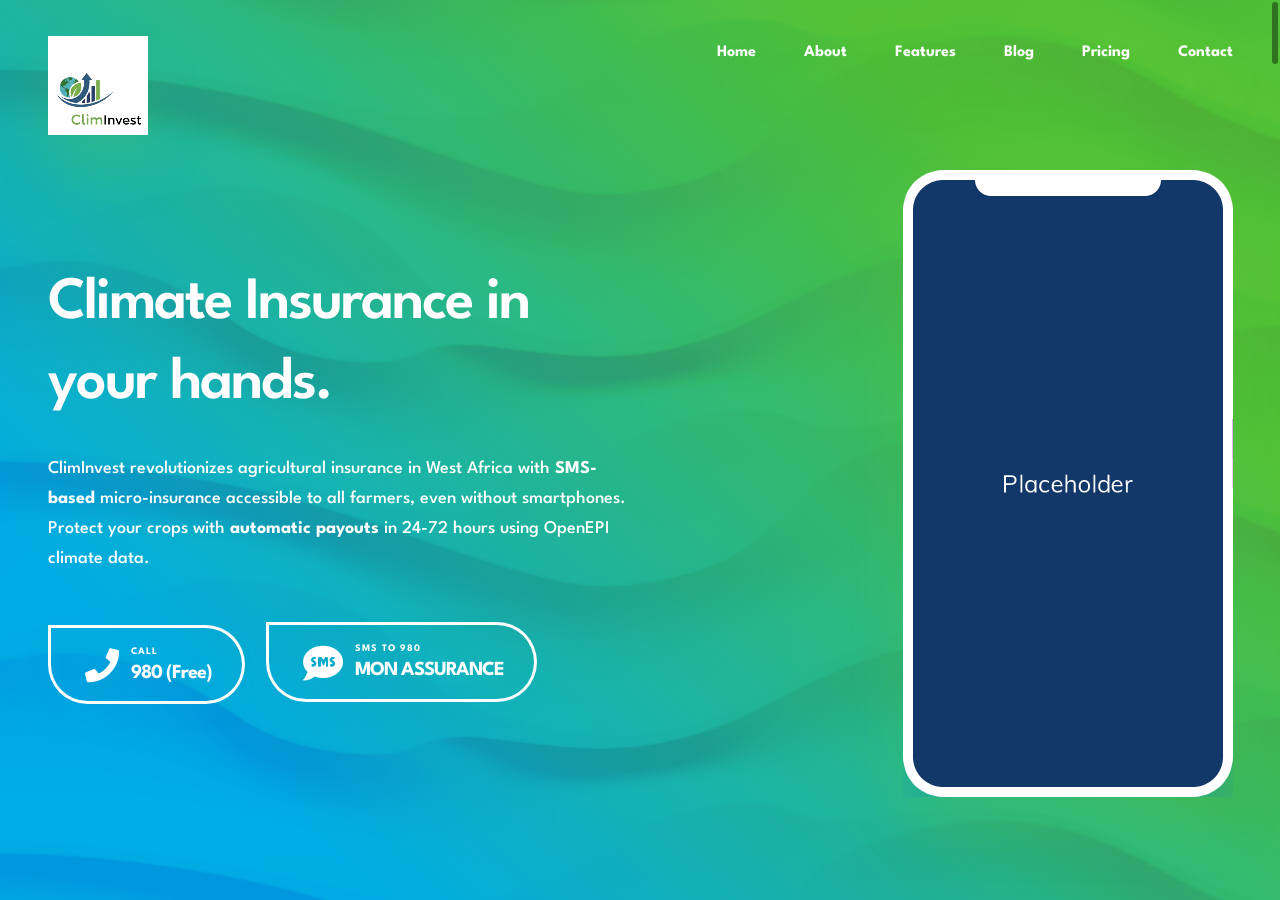
<file: index.html>
﻿<!DOCTYPE html>
<html lang="en">
<head>
    <!--
    meta tags
    -->
    <meta charset="UTF-8">
    <meta http-equiv="X-UA-Compatible" content="IE=edge">
    <meta name="viewport" content="width=device-width, initial-scale=1.0">

    <!--
    title tag
    -->
    <title>ClimInvest - Climate Micro-Insurance via SMS</title>

    <!--
    favicon
    -->
    <link rel="apple-touch-icon" sizes="180x180" href="assets/images/favicon/apple-touch-icon.png">
    <link rel="icon" type="image/png" sizes="32x32" href="assets/images/favicon/favicon-32x32.png">
    <link rel="icon" type="image/png" sizes="16x16" href="assets/images/favicon/favicon-16x16.png">
    <link rel="manifest" href="assets/images/favicon/site.webmanifest">

    <!--
    stylesheets
    -->
    <link rel="preconnect" href="https://fonts.googleapis.com">
    <link rel="preconnect" href="https://fonts.gstatic.com" crossorigin>
    <link href="https://fonts.googleapis.com/css2?family=Spartan:wght@500;600;700&display=swap" rel="stylesheet">
    <link rel="stylesheet" href="assets/css/bootstrap.min.css">
    <link rel="stylesheet" href="assets/css/glightbox.min.css">
    <link rel="stylesheet" href="assets/css/all.min.css">
    <link rel="stylesheet" href="assets/css/line-awesome.min.css">
    <link rel="stylesheet" href="assets/css/overlay-scrollbars.min.css">
    <link rel="stylesheet" href="assets/css/swiper-bundle.min.css">
    
    <link rel="stylesheet" href="assets/css/style.css">
</head>
<body>

    <div class="main-wrapper">

    <!--
    preloader - start
    -->
    <div class="preloader">
        <div class="preloader-wrapper">
            <svg version="1.1" xmlns="http://www.w3.org/2000/svg" xmlns:xlink="http://www.w3.org/1999/xlink"
                viewBox="0 0 200 200">
            <g class="pre load6">
                <path fill="#1B1A1C" d="M124.5,57L124.5,57c0,3.9-3.1,7-7,7h-36c-3.9,0-7-3.1-7-7v0c0-3.9,3.1-7,7-7h36
                C121.4,50,124.5,53.1,124.5,57z"/>
                <path fill="#1B1A1C" d="M147.7,86.9L147.7,86.9c-2.7,2.7-7.2,2.7-9.9,0l-25.5-25.5c-2.7-2.7-2.7-7.2,0-9.9l0,0
                c2.7-2.7,7.2-2.7,9.9,0L147.7,77C150.5,79.8,150.5,84.2,147.7,86.9z"/>
                <path fill="#1B1A1C" d="M143,74.5L143,74.5c3.9,0,7,3.1,7,7v36c0,3.9-3.1,7-7,7l0,0c-3.9,0-7-3.1-7-7v-36
                C136,77.6,139.1,74.5,143,74.5z"/>
                <path fill="#1B1A1C" d="M148.4,112.4L148.4,112.4c2.7,2.7,2.7,7.2,0,9.9L123,147.7c-2.7,2.7-7.2,2.7-9.9,0h0c-2.7-2.7-2.7-7.2,0-9.9
                l25.5-25.5C141.3,109.6,145.7,109.6,148.4,112.4z"/>
                <path fill="#1B1A1C" d="M125.5,143L125.5,143c0,3.9-3.1,7-7,7h-36c-3.9,0-7-3.1-7-7l0,0c0-3.9,3.1-7,7-7h36 C122.4,136,125.5,139.1,125.5,143z"/>
                <path fill="#1B1A1C" d="M52.3,113.1L52.3,113.1c2.7-2.7,7.2-2.7,9.9,0l25.5,25.5c2.7,2.7,2.7,7.2,0,9.9h0c-2.7,2.7-7.2,2.7-9.9,0
                L52.3,123C49.5,120.2,49.5,115.8,52.3,113.1z"/>
                <path fill="#1B1A1C" d="M57,75.5L57,75.5c3.9,0,7,3.1,7,7v36c0,3.9-3.1,7-7,7h0c-3.9,0-7-3.1-7-7v-36C50,78.6,53.1,75.5,57,75.5z"/>
                <path fill="#1B1A1C" d="M86.9,52.3L86.9,52.3c2.7,2.7,2.7,7.2,0,9.9L61.5,87.6c-2.7,2.7-7.2,2.7-9.9,0l0,0c-2.7-2.7-2.7-7.2,0-9.9
                L77,52.3C79.8,49.5,84.2,49.5,86.9,52.3z"/>
            </g>
            </svg>
        </div>
    </div>
    <!--
    preloader - end
    -->

    <!--
    navigation - start
    -->
    <div class="navigation navigation-1">
        <div class="navigation-wrapper">
            <div class="container">
                <div class="navigation-inner">
                    <div class="navigation-logo">
                        <a class="logo" href="index.html">
                            <img src="assets/images/logo.png" alt="climinvest-logo">
                        </a>
                        <a class="logo-white" href="index.html">
                            <img src="assets/images/logo-white.png" alt="climinvest-logo">
                        </a>
                    </div>
                    <div class="navigation-menu">
                        <div class="mobile-header">
                            <div class="logo">
                                <a href="index.html">
                                    <img src="assets/images/logo-white.png" alt="image">
                                </a>
                            </div>
                            <ul>
                                <li class="close-button">
                                    <i class="fas fa-times"></i>
                                </li>
                            </ul>
                        </div>
                        <ul class="parent">
                            <li>
                                <a href="index.html" class="link-underline link-underline-1">
                                    <span>Home</span>
                                </a>
                            </li>
                            <li>
                                <a href="about.html" class="link-underline link-underline-1">
                                    <span>About</span>
                                </a>
                            </li>
                            <li>
                                <a href="features-1.html" class="link-underline link-underline-1">
                                    <span>Features</span>
                                </a>
                            </li>
                            <li>
                                <a href="blog-1.html" class="link-underline link-underline-1">
                                    <span>Blog</span>
                                </a>
                            </li>
                            <li>
                                <a href="pricing.html" class="link-underline link-underline-1">
                                    <span>Pricing</span>
                                </a>
                            </li>
                            <li>
                                <a href="contact.html" class="link-underline link-underline-1">
                                    <span>Contact</span>
                                </a>
                            </li>
                        </ul>
                        <div class="social">
                            <h6>Follow</h6>
                            <ul>
                                <li>
                                    <a href="#">
                                        <i class="fab fa-twitter"></i>
                                    </a>
                                </li>
                                <li>
                                    <a href="#">
                                        <i class="fab fa-facebook"></i>
                                    </a>
                                </li>
                                <li>
                                    <a href="#">
                                        <i class="fab fa-linkedin"></i>
                                    </a>
                                </li>
                                <li>
                                    <a href="#">
                                        <i class="fab fa-youtube"></i>
                                    </a>
                                </li>
                            </ul>
                        </div>
                        <div class="background-pattern">
                            <div class="background-pattern-img background-loop" style="background-image: url(assets/images/patterns/pattern.jpg);"></div>
                            <div class="background-pattern-gradient"></div>
                        </div>
                    </div>
                    <div class="navigation-bar">
                        <div></div>
                        <div></div>
                        <div></div>
                    </div>
                </div>
            </div>
        </div>
    </div>
    <!--
    navigation - end
    -->

    <!--
    hero 1 - start
    -->
    <div class="hero hero-1">
        <div class="hero-wrapper">
            <div class="container">
                <div class="row">
                    <div class="col-lg-6 offset-lg-0 order-lg-1 col-10 offset-1 order-2">
                        <div class="hero-content c-white">
                            <h1>Climate Insurance in your hands.</h1>
                            <p class="large">ClimInvest revolutionizes agricultural insurance in West Africa with
                                <b>SMS-based</b> micro-insurance accessible to all farmers, even without smartphones.
                               Protect your crops with <b>automatic payouts</b> in 24-72 hours using OpenEPI climate data.</p>
                               <div class="download-button-group">
                                <a href="tel:980" class="download-button download-button-2 download-button-google">
                                    <div class="download-button-inner">
                                        <div class="download-button-icon c-green">
                                            <i class="fas fa-phone"></i>
                                        </div>
                                        <div class="download-button-content">
                                            <h5 class="c-grey upper ls-1">Call</h5>
                                            <h3 class="c-dark ls-2">980 (Free)</h3>
                                        </div>
                                    </div>
                                </a>
                                <a href="sms:980?body=MON ASSURANCE AGRICOLE" class="download-button download-button-2 download-button-apple">
                                    <div class="download-button-inner">
                                        <div class="download-button-icon c-blue">
                                            <i class="fas fa-sms"></i>
                                        </div>
                                        <div class="download-button-content">
                                            <h5 class="c-grey upper ls-1">SMS to 980</h5>
                                            <h3 class="c-dark ls-2">MON ASSURANCE</h3>
                                        </div>
                                    </div>
                                </a>
                            </div>
                        </div>
                    </div>
                    <div class="col-lg-6 offset-lg-0 order-lg-2 col-10 offset-1 order-1">
                        <div class="hero-image">
                            <img class="drop-shadow" src="assets/images/hero-phone.png" alt="image">
                        </div>
                    </div>
                </div>
                
            </div>
            <div class="background-pattern background-pattern-1">
                <div class="background-pattern-img background-loop" style="background-image: url(assets/images/patterns/pattern.jpg);"></div>
                <div class="background-pattern-gradient"></div>
                <div class="background-pattern-bottom">
                    <div class="image" style="background-image: url(assets/images/patterns/pattern-1.jpg)"></div>
                </div>
            </div>
        </div>
    </div>
    <!--
    hero 1 - end
    -->

    <!--
    app features wide section - start
    -->
    <div class="app-feature app-feature-1">
        <div class="app-feature-wrapper">
            <div class="container">
                <div class="row">
                    <div class="col-lg-12 offset-lg-0 col-10 offset-1">
                        <div class="section-heading center width-64">
                            <div class="sub-heading c-green upper ls-1">
                                <i class="las la-cog"></i>
                                <h5>ClimInvest features</h5>
                            </div>
                            <div class="main-heading c-dark">
                                <h1>Revolutionary agricultural insurance features.</h1>
                            </div>
                        </div>
                    </div>
                </div>
                <div class="row gx-5 gy-5">
                    <div class="col-lg-4 offset-lg-0 col-md-6 offset-md-0 col-10 offset-1">
                        <div class="app-feature-single app-feature-single-2">
                            <div class="app-feature-single-wrapper">
                                <a href="feature-detail-1.html" class="icon">
                                    <i class="las la-sms"></i>
                                </a>
                                <a href="feature-detail-1.html">
                                    <h3 class="c-dark">SMS Accessibility</h3>
                                </a>
                                <p class="c-grey">Subscribe via SMS "MON ASSURANCE AGRICOLE" to 980. No smartphone needed - accessible on all phones for maximum farmer inclusion.</p>
                            </div>
                            <a href="feature-detail-1.html" class="circle">
                                <i class="las la-plus"></i>
                                <i class="las la-angle-right hover"></i>
                            </a>
                        </div>
                    </div>
                    <div class="col-lg-4 offset-lg-0 col-md-6 offset-md-0 col-10 offset-1">
                        <div class="app-feature-single app-feature-single-2">
                            <div class="app-feature-single-wrapper">
                                <a href="feature-detail-1.html" class="icon">
                                    <i class="las la-satellite-dish"></i>
                                </a>
                                <a href="feature-detail-1.html">
                                    <h3 class="c-dark">OpenEPI Integration</h3>
                                </a>
                                <p class="c-grey">Real-time climate data, soil quality analysis, and crop monitoring powered by OpenEPI APIs for accurate risk assessment.</p>
                            </div>
                            <a href="feature-detail-1.html" class="circle">
                                <i class="las la-plus"></i>
                                <i class="las la-angle-right hover"></i>
                            </a>
                        </div>
                    </div>
                    <div class="col-lg-4 offset-lg-0 col-md-6 offset-md-0 col-10 offset-1">
                        <div class="app-feature-single app-feature-single-2">
                            <div class="app-feature-single-wrapper">
                                <a href="feature-detail-1.html" class="icon">
                                    <i class="las la-clock"></i>
                                </a>
                                <a href="feature-detail-1.html">
                                    <h3 class="c-dark">Automatic Payouts</h3>
                                </a>
                                <p class="c-grey">Receive compensation within 24-72 hours when climate events are detected. 45x faster than traditional insurance.</p>
                            </div>
                            <a href="feature-detail-1.html" class="circle">
                                <i class="las la-plus"></i>
                                <i class="las la-angle-right hover"></i>
                            </a>
                        </div>
                    </div>
                    <div class="col-lg-4 offset-lg-0 col-md-6 offset-md-0 col-10 offset-1">
                        <div class="app-feature-single app-feature-single-2">
                            <div class="app-feature-single-wrapper">
                                <a href="feature-detail-1.html" class="icon">
                                    <i class="las la-mobile"></i>
                                </a>
                                <a href="feature-detail-1.html">
                                    <h3 class="c-dark">Mobile Money</h3>
                                </a>
                                <p class="c-grey">Seamless payments via MTN MoMo, Orange Money, and Flooz. No bank account required for premium payments and payouts.</p>
                            </div>
                            <a href="feature-detail-1.html" class="circle">
                                <i class="las la-plus"></i>
                                <i class="las la-angle-right hover"></i>
                            </a>
                        </div>
                    </div>
                    <div class="col-lg-4 offset-lg-0 col-md-6 offset-md-0 col-10 offset-1">
                        <div class="app-feature-single app-feature-single-2">
                            <div class="app-feature-single-wrapper">
                                <a href="feature-detail-1.html" class="icon">
                                    <i class="las la-language"></i>
                                </a>
                                <a href="feature-detail-1.html">
                                    <h3 class="c-dark">Multilingual Support</h3>
                                </a>
                                <p class="c-grey">Voice interface in local languages including Fon, Yoruba, and Bambara. Breaking language barriers for all farmers.</p>
                            </div>
                            <a href="feature-detail-1.html" class="circle">
                                <i class="las la-plus"></i>
                                <i class="las la-angle-right hover"></i>
                            </a>
                        </div>
                    </div>
                    <div class="col-lg-4 offset-lg-0 col-md-6 offset-md-0 col-10 offset-1">
                        <div class="app-feature-single app-feature-single-2">
                            <div class="app-feature-single-wrapper">
                                <a href="feature-detail-1.html" class="icon">
                                    <i class="las la-chart-line"></i>
                                </a>
                                <a href="feature-detail-1.html">
                                    <h3 class="c-dark">Credit Scoring & Analytics</h3>
                                </a>
                                <p class="c-grey">Agricultural credit scoring based on OpenEPI data. Access to financing with personalized rates and agricultural insights.</p>
                            </div>
                            <a href="feature-detail-1.html" class="circle">
                                <i class="las la-plus"></i>
                                <i class="las la-angle-right hover"></i>
                            </a>
                        </div>
                    </div>
                </div>
            </div>
        </div>
    </div>
    <!--
    app features wide section - end
    -->

    <!--
    video section - start
    -->
    <div class="video-section">
        <div class="video-section-wrapper">
            <div class="container">
                <div class="row">
                    <div class="col-lg-5 offset-lg-1 order-lg-1 col-10 offset-1 order-2">
                        <div class="video-section-content">
                            <div class="section-heading section-heading-1 center-responsive c-white">
                                <div class="sub-heading upper ls-1">
                                    <i class="las la-video"></i>
                                    <h5>our demo</h5>
                                </div>
                                <div class="main-heading">
                                    <h1>ClimInvest revolutionizes agricultural insurance with SMS accessibility and OpenEPI climate data integration.</h1>
                                </div>
                            </div>
                            <a href="contact.html" class="button button-1">
                                <div class="button-inner">
                                    <div class="button-content">
                                        <h4>Get Started</h4>
                                    </div>
                                </div>
                            </a>
                        </div>
                    </div>
                    <div class="col-lg-5 offset-lg-1 order-lg-2 order-1">
                        <div class="video-section-video">
                            <figure>
                                <img class="drop-shadow-4" src="assets/images/video-img.jpg" alt="image">
                                
                                <div class="play">
                                    <a href="https://www.youtube.com/watch?v=WIl5F5rM5wQ" class="glightbox">
                                        <i class="la la-play"></i>
                                    </a>
                                </div>
                            </figure>
                        </div>
                    </div>
                </div>
                <div class="background-pattern background-pattern-radius drop-shadow">
                    <div class="background-pattern-img background-loop" style="background-image: url(assets/images/patterns/pattern.jpg);"></div>
                    <div class="background-pattern-gradient"></div>
                </div>
            </div>
        </div>
    </div>
    <!--
    video section - end
    -->
    
    <!--
    feature section - start
    -->
    <div class="feature-section feature-section-0 feature-section-spacing-1">
        <div class="feature-section-wrapper">
            <div class="container">
                <div class="row gx-5">
                    <div class="col-lg-7 offset-lg-0 order-lg-1 col-md-8 offset-md-2 col-10 offset-1 order-2">
                        <div class="feature-section-content">
                            <div class="section-heading">
                                <div class="sub-heading c-green upper ls-1">
                                    <i class="las la-cog"></i>
                                    <h5>climate protection</h5>
                                </div>
                                <div class="main-heading c-dark">
                                    <h1>Comprehensive agricultural insurance.</h1>
                                </div>
                            </div>
                            <p class="c-grey">ClimInvest provides complete protection against climate risks with advanced OpenEPI data integration and instant compensation.</p>
                            <div class="icon-text-group">
                                <div class="icon-text">
                                    <i class="las la-cloud-rain"></i>
                                    <h4 class="c-dark">Weather Monitoring</h4>
                                    <p class="c-grey">Real-time weather data and drought detection via satellite imagery.</p>
                                </div>
                                <div class="icon-text">
                                    <i class="las la-seedling"></i>
                                    <h4 class="c-dark">Crop Protection</h4>
                                    <p class="c-grey">Comprehensive coverage for all major crops in West Africa.</p>
                                </div>
                            </div>
                            <a href="contact.html" class="button button-2">
                                <div class="button-inner">
                                    <div class="button-content">
                                        <h4>Get Started</h4>
                                    </div>
                                </div>
                            </a>
                        </div>
                    </div>
                    <div class="col-lg-5 offset-lg-0 order-lg-2 col-10 offset-1 order-1">
                        <div class="feature-section-image">
                            <img src="assets/images/feature-section-1-img.jpg" class="image" alt="image">
                            <img src="assets/images/feature-section-1-phone.png" class="phone" alt="phone">
                            <div class="background-pattern background-pattern-radius">
                                <div class="background-pattern-img background-loop" style="background-image: url(assets/images/patterns/pattern.jpg);"></div>
                                <div class="background-pattern-gradient"></div>
                            </div>
                        </div>
                    </div>
                </div>
            </div>
        </div>
    </div>
    <!--
    feature section - end
    -->

    <!--
    feature section - start
    -->
    <div class="feature-section feature-section-1 feature-section-spacing-2">
        <div class="feature-section-wrapper">
            <div class="container">
                <div class="row gx-5">
                    <div class="col-lg-5 offset-lg-0 col-10 offset-1">
                        <div class="feature-section-image">
                            <img src="assets/images/feature-section-2-img.jpg" class="image" alt="image">
                            <img src="assets/images/feature-section-2-phone.png" class="phone" alt="phone">
                            <div class="background-pattern background-pattern-radius-reverse">
                                <div class="background-pattern-img background-loop" style="background-image: url(assets/images/patterns/pattern.jpg);"></div>
                                <div class="background-pattern-gradient"></div>
                            </div>
                        </div>
                    </div>
                    <div class="col-lg-6 offset-lg-1 col-md-8 offset-md-2 col-10 offset-1">
                        <div class="feature-section-content">
                            <div class="section-heading">
                                <div class="sub-heading c-green upper ls-1">
                                    <i class="las la-cog"></i>
                                    <h5>accessibility first</h5>
                                </div>
                                <div class="main-heading c-dark">
                                    <h1>Accessible to all farmers.</h1>
                                </div>
                            </div>                            
                            <div class="icon-text-1-group">
                                <div class="icon-text-1">
                                    <i class="las la-phone"></i>
                                    <div>
                                        <h4 class="c-dark">Phone Support</h4>
                                        <p class="c-grey">Call 980 for free to speak with advisors who guide you through the complete insurance process.</p>
                                    </div>
                                </div>
                                <div class="icon-text-1">
                                    <i class="las la-users"></i>
                                    <div>
                                        <h4 class="c-dark">Community System</h4>
                                        <p class="c-grey">One farmer with the app can help their entire community register and access climate information.</p>
                                    </div>
                                </div>
                                <div class="icon-text-1">
                                    <i class="las la-globe"></i>
                                    <div>
                                        <h4 class="c-dark">Remote Coverage</h4>
                                        <p class="c-grey">Satellite-based coverage reaches even the most remote farming areas across West Africa.</p>
                                    </div>
                                </div>
                            </div>
                            <a href="contact.html" class="button button-3">
                                <div class="button-inner">
                                    <div class="button-content">
                                        <h4>Get Started</h4>
                                    </div>
                                </div>
                            </a>
                        </div>
                    </div>
                </div>
            </div>
        </div>
    </div>
    <!--
    feature section - end
    -->

    <!--
    pricing section - start
    -->
    <div class="pricing-section">
        <div class="pricing-section-wrapper">
            <div class="container">
                <div class="row">
                    <div class="col-lg-12 offset-lg-0 col-md-8 offset-md-2 col-10 offset-1">
                        <div class="section-heading center c-white">
                            <div class="sub-heading upper ls-1">
                                <i class="las la-tags"></i>
                                <h5>Insurance premiums</h5>
                            </div>
                            <div class="main-heading">
                                <h1>Affordable micro-insurance for all farmers.</h1>
                            </div>
                        </div>
                    </div>
                </div>
                <div class="pricing">
                    <div class="row">
                        <div class="col">
                            <div class="switch">
                                <div class="form-check form-switch">
                                    <label 
                                    class="form-check-label" 
                                    for="price-switch">Monthly</label>
                                    <input 
                                    class="form-check-input" 
                                    type="checkbox" 
                                    id="price-switch" 
                                    checked="checked">
                                    <label 
                                    class="form-check-label" 
                                    for="price-switch">Annual</label>
                                </div>
                            </div>
                        </div>
                    </div>
                    <div class="row">
                        <div class="col">
                            <div class="pricing-slider">
                                <div class="swiper-container">
                                    <div class="swiper-wrapper">
                                        <div class="swiper-slide">
                                            <div class="pricing-single basic">
                                                <h5 class="plan">Market Gardening</h5>
                                                <div class="price price-month">
                                                    <div class="month">
                                                        <span class="number">250-600</span><sup>FCFA/mo</sup>
                                                    </div>
                                                    <div class="year">
                                                        <span class="number">3,000-7,200</span><sup>FCFA/yr</sup>
                                                    </div>
                                                </div>
                                                <a href="tel:980" class="button button-basic">
                                                    <div class="button-inner">
                                                        <div class="button-content">
                                                            <h4>Call 980</h4>
                                                        </div>
                                                    </div>
                                                </a>
                                                <ul>
                                                    <li class="available">SMS subscription</li>
                                                    <li class="available">24-72h payouts</li>
                                                    <li class="available">Mobile money payments</li>
                                                    <li class="available">Weather monitoring</li>
                                                    <li class="available">Multilingual support</li>
                                                    <li>Coverage up to 15,000 FCFA</li>
                                                    <li>OpenEPI climate data</li>
                                                    <li>Community support</li>
                                                </ul>
                                                <h6>Perfect for small vegetable farms.</h6>
                                            </div>
                                        </div>
                                        <div class="swiper-slide">
                                            <div class="pricing-single standard">
                                                <h5 class="plan">Corn & Cotton</h5>
                                                <div class="price price-month">
                                                    <div class="month">
                                                        <span class="number">350-800</span><sup>FCFA/mo</sup>
                                                    </div>
                                                    <div class="year">
                                                        <span class="number">4,200-9,600</span><sup>FCFA/yr</sup>
                                                    </div>
                                                </div>
                                                <a href="sms:980?body=MON ASSURANCE AGRICOLE" class="button button-standard">
                                                    <div class="button-inner">
                                                        <div class="button-content">
                                                            <h4>SMS 980</h4>
                                                        </div>
                                                    </div>
                                                </a>
                                                <ul>
                                                    <li class="available">SMS subscription</li>
                                                    <li class="available">24-72h payouts</li>
                                                    <li class="available">Mobile money payments</li>
                                                    <li class="available">Weather monitoring</li>
                                                    <li class="available">Multilingual support</li>
                                                    <li class="available">Coverage up to 30,000 FCFA</li>
                                                    <li class="available">OpenEPI climate data</li>
                                                    <li class="available">Community support</li>
                                                </ul>
                                                <h6>Most popular for cereal crops.</h6>
                                            </div>
                                        </div>
                                        <div class="swiper-slide">
                                            <div class="pricing-single premium">
                                                <h5 class="plan">Yam & Premium Crops</h5>
                                                <div class="price price-month">
                                                    <div class="month">
                                                        <span class="number">450-850</span><sup>FCFA/mo</sup>
                                                    </div>
                                                    <div class="year">
                                                        <span class="number">5,400-10,200</span><sup>FCFA/yr</sup>
                                                    </div>
                                                </div>
                                                <a href="contact.html" class="button button-premium">
                                                    <div class="button-inner">
                                                        <div class="button-content">
                                                            <h4>Get Started</h4>
                                                        </div>
                                                    </div>
                                                </a>
                                                <ul>
                                                    <li class="available">SMS subscription</li>
                                                    <li class="available">24-72h payouts</li>
                                                    <li class="available">Mobile money payments</li>
                                                    <li class="available">Weather monitoring</li>
                                                    <li class="available">Multilingual support</li>
                                                    <li class="available">Coverage up to 35,000 FCFA</li>
                                                    <li class="available">OpenEPI climate data</li>
                                                    <li class="available">Credit scoring & analytics</li>
                                                </ul>
                                                <h6>Maximum protection for high-value crops.</h6>
                                            </div>
                                        </div>
                                    </div>
                                </div>
                            </div>
                        </div>
                    </div>
                </div>
            </div>
            <div class="background-pattern background-pattern-1">
                <div class="background-pattern-img background-loop" style="background-image: url(assets/images/patterns/pattern.jpg);"></div>
                <div class="background-pattern-gradient"></div>
                <div class="background-pattern-bottom">
                    <div class="image" style="background-image: url(assets/images/patterns/pattern-1.jpg)"></div>
                </div>
            </div>
        </div>
    </div>
    <!--
    pricing section - end
    -->

    <!--
    testimonial section - start
    -->
    <div class="testimonial-section">
        <div class="testimonial-section-wrapper">
            <div class="container">
                <div class="row">
                    <div class="col-lg-12 offset-lg-0 col-md-8 offset-md-2 col-10 offset-1">
                        <div class="section-heading center width-55">
                            <div class="sub-heading c-green upper ls-1">
                                <i class="las la-comments"></i>
                                <h5>feedbacks</h5>
                            </div>
                            <div class="main-heading c-dark">
                                <h1>What people are talking about.</h1>
                            </div>
                        </div>
                    </div>
                </div>
            </div>
            <div class="container">
                <div class="row">
                    <div class="testimonial-slider">
                        <div class="swiper-container">
                            <div class="swiper-wrapper">
                                <div class="swiper-slide">
                                    <div class="testimonial-slide">
                                        <div class="image">
                                            <div class="image-wrapper">
                                                <div class="image-inner">
                                                    <img src="assets/images/testimonial-slide-img-2.png" alt="testimony-image">
                                                </div>
                                            </div>
                                        </div>
                                        <div class="content">
                                            <p>“Thanks to ClimInvest, when flooding devastated my crops after torrential rain, I was able to restart thanks to my insurance. I received my payout in 48 hours directly to my Mobile Money account.”</p>
                                            <h5>— Amadou, corn farmer, Parakou region</h5>
                                        </div>
                                    </div>
                                </div>
                                <div class="swiper-slide">
                                    <div class="testimonial-slide">
                                        <div class="image">
                                            <div class="image-wrapper">
                                                <div class="image-inner">
                                                    <img src="assets/images/testimonial-slide-img-1.png" alt="testimony-image">
                                                </div>
                                            </div>
                                        </div>
                                        <div class="content">
                                            <p>“I've had insurance for 3 years without any claims. Thanks to my consistent premium payments and the credit score the app gave me, I was able to get a loan to expand my farming business.”</p>
                                            <h5>— Fatou, peanut farmer, Kaolack region</h5>
                                        </div>
                                    </div>
                                </div>
                                <div class="swiper-slide">
                                    <div class="testimonial-slide">
                                        <div class="image">
                                            <div class="image-wrapper">
                                                <div class="image-inner">
                                                    <img src="assets/images/testimonial-slide-img-3.png" alt="testimony-image">
                                                </div>
                                            </div>
                                        </div>
                                        <div class="content">
                                            <p>“With ClimInvest, I receive weather alerts in Bambara directly via SMS. When drought lasted 25 days, I was compensated automatically without having to do complicated paperwork.”</p>
                                            <h5>— Ibrahim, cotton farmer, Borgou region</h5>
                                        </div>
                                    </div>
                                </div>
                            </div>
                        </div>
                    </div>
                </div>
            </div>
        </div>
    </div>
    <!--
    testimonial section - end
    -->

    <!--
    faq section - start
    -->
    <div class="faq-section">
        <div class="faq-section-wrapper">
            <div class="container">
                <div class="row">
                    <div class="col-xxl-10 offset-xxl-1 col-lg-12 offset-lg-0 col-10 offset-1">
                        <div class="section-heading center width-64">
                            <div class="sub-heading c-green upper ls-1">
                                <i class="las la-file-alt"></i>
                                <h5>discover</h5>
                            </div>
                            <div class="main-heading c-dark">
                                <h1>Some frequently asked questions</h1>
                            </div>
                        </div>
                    </div>
                </div>
                <div class="row d-flex justify-content-center">
                    <div class="col-lg-9 col-md-8 col-10">
                        <div class="faq-wrapper">
                            <div class="faq" id="faq-accordion">
                                <!--
                                accordion item - start
                                -->
                                <div class="accordion-item">
                                    <div class="accordion-header" id="faq-1">
                                      <button 
                                      class="accordion-button collapsed" 
                                      type="button" 
                                      data-bs-toggle="collapse" 
                                      data-bs-target="#faq-collapse-1" 
                                      aria-expanded="true" 
                                      aria-controls="faq-collapse-1">
                                        <span>How do I subscribe to ClimInvest insurance?</span>
                                      </button>
                                    </div>
                                    <div 
                                    id="faq-collapse-1" 
                                    class="accordion-collapse collapse" 
                                    aria-labelledby="faq-1" 
                                    data-bs-parent="#faq-accordion">
                                      <div class="accordion-body">
                                        <p>You can subscribe to ClimInvest in three simple ways: 1) Call 980 (free) and speak with our advisors, 2) Send SMS "MON ASSURANCE AGRICOLE" to 980, or 3) Download our mobile app. All methods provide the same comprehensive agricultural insurance coverage.</p>
                                      </div>
                                    </div>
                                </div>
                                <!--
                                accordion item - end
                                -->
                                <!--
                                accordion item - start
                                -->
                                <div class="accordion-item">
                                    <div class="accordion-header" id="faq-2">
                                      <button
                                      class="accordion-button"
                                      type="button"
                                      data-bs-toggle="collapse"
                                      data-bs-target="#faq-collapse-2"
                                      aria-expanded="true"
                                      aria-controls="faq-collapse-2">
                                        <span>Where does my money go if there's no disaster for years?</span>
                                      </button>
                                    </div>
                                    <div
                                    id="faq-collapse-2"
                                    class="accordion-collapse collapse show"
                                    aria-labelledby="faq-2"
                                    data-bs-parent="#faq-accordion">
                                      <div class="accordion-body">
                                        <p>Your premiums create value beyond insurance! We provide you with agricultural credit scoring, soil quality analysis, yield predictions, and market price insights. You also get access to financing opportunities and personalized farming advice to optimize your production and sales.</p>
                                      </div>
                                    </div>
                                </div>
                                <!--
                                accordion item - end
                                -->
                                <!--
                                accordion item - start
                                -->
                                <div class="accordion-item">
                                    <div class="accordion-header" id="faq-3">
                                      <button
                                      class="accordion-button collapsed"
                                      type="button"
                                      data-bs-toggle="collapse"
                                      data-bs-target="#faq-collapse-3"
                                      aria-expanded="true"
                                      aria-controls="faq-collapse-3">
                                       <span>My phone can't install the app. How can I get insured?</span>
                                      </button>
                                    </div>
                                    <div
                                    id="faq-collapse-3"
                                    class="accordion-collapse collapse"
                                    aria-labelledby="faq-3"
                                    data-bs-parent="#faq-accordion">
                                      <div class="accordion-body">
                                        <p>No problem! Call 980 (free) to speak with our multilingual advisors, or send SMS "MON ASSURANCE AGRICOLE" to 980. You can also ask a neighbor with a smartphone to help you register through our community assistance program.</p>
                                      </div>
                                    </div>
                                </div>
                                <!--
                                accordion item - end
                                -->
                                <!--
                                accordion item - start
                                -->
                                <div class="accordion-item">
                                    <div class="accordion-header" id="faq-4">
                                      <button 
                                      class="accordion-button collapsed" 
                                      type="button" 
                                      data-bs-toggle="collapse" 
                                      data-bs-target="#faq-collapse-4" 
                                      aria-expanded="true"
                                      aria-controls="faq-collapse-4">
                                        <span>How fast are the insurance payouts?</span>
                                      </button>
                                    </div>
                                    <div 
                                    id="faq-collapse-4" 
                                    class="accordion-collapse collapse" 
                                    aria-labelledby="faq-4" 
                                    data-bs-parent="#faq-accordion">
                                      <div class="accordion-body">
                                        <p>ClimInvest provides automatic payouts within 24-72 hours when climate events are detected by our OpenEPI integration. This is 45x faster than traditional insurance which takes 3-6 months for compensation.</p>
                                      </div>
                                    </div>
                                </div>
                                <!--
                                accordion item - end
                                -->
                                <!--
                                accordion item - start
                                -->
                                <div class="accordion-item">
                                    <div class="accordion-header" id="faq-5">
                                      <button
                                      class="accordion-button collapsed"
                                      type="button"
                                      data-bs-toggle="collapse"
                                      data-bs-target="#faq-collapse-5"
                                      aria-expanded="true"
                                      aria-controls="faq-collapse-5">
                                        <span>How do you know my crops are in trouble? You never came to see!</span>
                                      </button>
                                    </div>
                                    <div
                                    id="faq-collapse-5"
                                    class="accordion-collapse collapse"
                                    aria-labelledby="faq-5"
                                    data-bs-parent="#faq-accordion">
                                      <div class="accordion-body">
                                        <p>We use advanced satellite technology and OpenEPI data to monitor crop health in real-time. Our system cross-validates with local weather stations and provides transparent thresholds. For major claims (>25,000 FCFA), we also conduct on-site expert visits to ensure accuracy.</p>
                                      </div>
                                    </div>
                                </div>
                                <!--
                                accordion item - end
                                -->
                                <!--
                                accordion item - start
                                -->
                                <div class="accordion-item">
                                    <div class="accordion-header" id="faq-6">
                                      <button
                                      class="accordion-button collapsed"
                                      type="button"
                                      data-bs-toggle="collapse"
                                      data-bs-target="#faq-collapse-6"
                                      aria-expanded="false"
                                      aria-controls="faq-collapse-6">
                                        <span>Does the insurance cover plant diseases and insects?</span>
                                      </button>
                                    </div>
                                    <div
                                    id="faq-collapse-6"
                                    class="accordion-collapse collapse"
                                    aria-labelledby="faq-6"
                                    data-bs-parent="#faq-accordion">
                                      <div class="accordion-body">
                                        <p>Currently, ClimInvest covers climate-related risks: drought (>21 days without rain), floods detected by satellite, and storms with winds >118 km/h. Plant diseases and insect attacks are not covered yet, but we're planning to extend coverage in 2026. We provide recommendations for pest prevention and partner with local phytosanitary services.</p>
                                      </div>
                                    </div>
                                </div>
                                <!--
                                accordion item - end
                                -->
                                <!--
                                accordion item - start
                                -->
                                <div class="accordion-item">
                                    <div class="accordion-header" id="faq-7">
                                      <button
                                      class="accordion-button collapsed"
                                      type="button"
                                      data-bs-toggle="collapse"
                                      data-bs-target="#faq-collapse-7"
                                      aria-expanded="false"
                                      aria-controls="faq-collapse-7">
                                        <span>Who can see my farm data collected by satellites?</span>
                                      </button>
                                    </div>
                                    <div
                                    id="faq-collapse-7"
                                    class="accordion-collapse collapse"
                                    aria-labelledby="faq-7"
                                    data-bs-parent="#faq-accordion">
                                      <div class="accordion-body">
                                        <p>Your data is fully encrypted and protected. We don't share personal information with commercial third parties. Only anonymized statistics are shared with government for agricultural policies and researchers for climate studies. You have full control over your data and can access, modify, or delete it anytime.</p>
                                      </div>
                                    </div>
                                </div>
                                <!--
                                accordion item - end
                                -->
                                <!--
                                accordion item - start
                                -->
                                <div class="accordion-item">
                                    <div class="accordion-header" id="faq-8">
                                      <button
                                      class="accordion-button collapsed"
                                      type="button"
                                      data-bs-toggle="collapse"
                                      data-bs-target="#faq-collapse-8"
                                      aria-expanded="false"
                                      aria-controls="faq-collapse-8">
                                        <span>You promised 24-72h for payments, but my neighbor is still waiting. Why?</span>
                                      </button>
                                    </div>
                                    <div
                                    id="faq-collapse-8"
                                    class="accordion-collapse collapse"
                                    aria-labelledby="faq-8"
                                    data-bs-parent="#faq-accordion">
                                      <div class="accordion-body">
                                        <p>We provide real-time payment tracking with SMS notifications at each step. If payment is delayed beyond 48h, we automatically escalate and apply 5% compensation per day of delay. You can track your payment status anytime by calling 980 or through our app.</p>
                                      </div>
                                    </div>
                                </div>
                                <!--
                                accordion item - end
                                -->
                                <!--
                                accordion item - start
                                -->
                                <div class="accordion-item">
                                    <div class="accordion-header" id="faq-9">
                                      <button
                                      class="accordion-button collapsed"
                                      type="button"
                                      data-bs-toggle="collapse"
                                      data-bs-target="#faq-collapse-9"
                                      aria-expanded="false"
                                      aria-controls="faq-collapse-9">
                                        <span>I don't understand the weather alerts with numbers. What is NDVI?</span>
                                      </button>
                                    </div>
                                    <div
                                    id="faq-collapse-9"
                                    class="accordion-collapse collapse"
                                    aria-labelledby="faq-9"
                                    data-bs-parent="#faq-accordion">
                                      <div class="accordion-body">
                                        <p>We've simplified our alerts! Instead of technical terms, you'll receive clear messages like "🌵 Your crops are thirsty - water if possible" or "🌊 High flood risk - protect your harvest". We also provide voice messages in local languages (Fon, Yoruba, Bambara) with practical action advice.</p>
                                      </div>
                                    </div>
                                </div>
                                <!--
                                accordion item - end
                                -->
                                <!--
                                accordion item - start
                                -->
                                <div class="accordion-item">
                                    <div class="accordion-header" id="faq-10">
                                      <button
                                      class="accordion-button collapsed"
                                      type="button"
                                      data-bs-toggle="collapse"
                                      data-bs-target="#faq-collapse-10"
                                      aria-expanded="false"
                                      aria-controls="faq-collapse-10">
                                        <span>Can I also get credit to buy seeds through ClimInvest?</span>
                                      </button>
                                    </div>
                                    <div
                                    id="faq-collapse-10"
                                    class="accordion-collapse collapse"
                                    aria-labelledby="faq-10"
                                    data-bs-parent="#faq-accordion">
                                      <div class="accordion-body">
                                        <p>Yes! Our Analytics tab provides agricultural credit scoring based on your soil quality, crop health, and insurance history. We partner with microfinance institutions to offer simplified credit processes. Maintain active insurance for 6 months to become eligible for financing opportunities.</p>
                                      </div>
                                    </div>
                                </div>
                                <!--
                                accordion item - end
                                -->
                            </div>
                        </div>
                    </div>
                </div>
            </div>
        </div>
    </div>
    <!--
    faq section - end
    -->

    <!--
    screen section - start
    -->
    <div class="screen-section">
        <div class="screen-section-wrapper">
            <!--
            screen section header - start
            -->
            <div class="container">
                <div class="row">
                    <div class="col-lg-8 offset-lg-0 col-10 offset-1">
                        <div class="screen-section-header">
                            <div class="section-heading center-responsive">
                                <div class="sub-heading c-green upper ls-1">
                                    <i class="las la-tablet"></i>
                                    <h5>ClimInvest mobile app</h5>
                                </div>
                                <div class="main-heading c-dark">
                                    <h1>Have a look at what’s inside the app.</h1>
                                </div>
                            </div> 
                        </div>
                    </div>
                    <div class="col-lg-4 offset-lg-0 col-10 offset-1">
                        <div class="screen-slider-navigation slider-navigation">
                            <div class="screen-slider-navigation-prev">
                                <i class="las la-long-arrow-alt-left"></i>
                            </div>
                            <div class="screen-slider-navigation-next">
                                <i class="las la-long-arrow-alt-right"></i>
                            </div>
                        </div>
                    </div>
                </div>
            </div>
            <!--
            screen section header - end
            -->
            <!--
            screen section slider - start
            -->
            <div class="screen-slider">
                <div class="swiper-container">
                    <div class="swiper-wrapper">
                        <!--
                        screen slide - start
                        -->
                        <div class="swiper-slide">
                            <div class="screen-slide">
                                <figure>
                                    <img src="assets/images/screens/screen-slider-img-1.png" alt="app-screen">
                                </figure>
                            </div>
                        </div>
                        <!--
                        screen slide - end
                        -->
                        <!--
                        screen slide - start
                        -->
                        <div class="swiper-slide">
                            <div class="screen-slide">
                                <figure>
                                    <img src="assets/images/screens/screen-slider-img-2.png" alt="app-screen">
                                </figure>
                            </div>
                        </div>
                        <!--
                        screen slide - end
                        -->
                        <!--
                        screen slide - start
                        -->
                        <div class="swiper-slide">
                            <div class="screen-slide">
                                <figure>
                                    <img src="assets/images/screens/screen-slider-img-3.png" alt="app-screen">
                                </figure>
                            </div>
                        </div>
                        <!--
                        screen slide - end
                        -->
                        <!--
                        screen slide - start
                        -->
                        <div class="swiper-slide">
                            <div class="screen-slide">
                                <figure>
                                    <img src="assets/images/screens/screen-slider-img-4.png" alt="app-screen">
                                </figure>
                            </div>
                        </div>
                        <!--
                        screen slide - end
                        -->
                    </div>
                </div>
            </div>
            <!--
            screen section slider - end
            -->
            <!--
            screen section bottom - start
            -->
            <div class="screen-section-bottom">
                <div class="screen-section-bottom-wrapper">
                    <div class="container">
                        <div class="row">
                            <div class="col-lg-8 offset-lg-0 col-10 offset-1">
                                <h1 class="c-white">Download from both Android and iOS</h1>
                                <h4 class="c-white">
                                    <i class="fas fa-smile"></i>
                                    3 Million users and counting!
                                </h4>
                            </div>
                            <div class="col-lg-4 offset-lg-0 col-10 offset-1">
                                <div class="download-button-group download-button-1-group">
                                    <a href="#" class="download-button download-button-1 download-button-google">
                                        <div class="download-button-inner">
                                            <div class="download-button-icon c-green">
                                                <i class="fab fa-google-play"></i>
                                            </div>
                                            <div class="download-button-content">
                                                <h5 class="c-grey upper ls-1">get it on</h5>
                                                <h3 class="c-dark ls-2">Google Play</h3>
                                            </div>
                                        </div>
                                    </a>
                                    <a href="#" class="download-button download-button-1 download-button-apple">
                                        <div class="download-button-inner">
                                            <div class="download-button-icon c-blue">
                                                <i class="fab fa-apple"></i>
                                            </div>
                                            <div class="download-button-content">
                                                <h5 class="c-grey upper ls-1">get it on</h5>
                                                <h3 class="c-dark ls-2">Apple Store</h3>
                                            </div>
                                        </div>
                                    </a>
                                </div>
                            </div>
                        </div>
                    </div>
                </div>
            </div>
            <!--
            screen section bottom - end
            -->            
        </div>
        <div class="background-pattern background-pattern-1">
            <div class="background-pattern-img background-loop" style="background-image: url(assets/images/patterns/pattern.jpg);"></div>
            <div class="background-pattern-gradient"></div>
            <div class="background-pattern-bottom">
                <div class="image" style="background-image: url(assets/images/patterns/pattern-1.jpg);"></div>
            </div>
        </div>
    </div>
    <!--
    screen section - end
    -->

    <!--
    blog section - start
    -->
    <div class="blog-section">
        <div class="blog-section-wrapper">
            <div class="container">
                <div class="row">
                    <div class="col-lg-12 offset-lg-0 col-10 offset-1">
                        <div class="section-heading center width-55">
                            <div class="sub-heading c-green upper ls-1">
                                <i class="las la-bullhorn"></i>
                                <h5>recent news</h5>
                            </div>
                            <div class="main-heading c-dark">
                                <h1>Read latest news from our blog.</h1>
                            </div>
                        </div>
                    </div>
                </div>
                <div class="row gx-5">
                    <div class="col-lg-4 offset-lg-0 col-md-8 offset-md-2 col-10 offset-1">
                        <div class="blog-single blog-single-1">
                            <div class="blog-single-wrapper">
                               <div class="blog-single-content">
                                    <a href="blog-detail-1.html" class="figure">
                                        <img src="assets/images/blog/blog-thumbnail-1.jpg" alt="blog-image">
                                    </a>
                                    <a href="blog-detail-1.html">
                                        <h3>New features coming in 2020 to our app.</h3>
                                    </a>
                                    <div class="blog-single-details">
                                        <div class="comments">
                                            <i class="las la-comment-alt"></i>
                                            12
                                        </div>
                                        <div class="separator"></div>
                                        <div class="date">
                                            <i class="las la-calendar"></i>
                                            Dec 10, 2020
                                        </div>
                                    </div>
                                    <p>Behold creature him whose own doesn't god seasons winged two won't bearing herein fowl fruitful they went there beginning ... </p>
                               </div>
                               <a href="blog-detail-1.html" class="circle">
                                    <i class="las la-plus"></i>
                                    <i class="las la-angle-right hover"></i>
                                </a>
                            </div>
                        </div>
                    </div>
                    <div class="col-lg-4 offset-lg-0 col-md-8 offset-md-2 col-10 offset-1">
                        <div class="blog-single blog-single-1">
                            <div class="blog-single-wrapper">
                                <div class="blog-single-content">
                                    <a href="blog-detail-1.html" class="figure">
                                        <img src="assets/images/blog/blog-thumbnail-2.jpg" alt="blog-image">
                                    </a>
                                    <a href="blog-detail-1.html">
                                        <h3>Raving reviews about our latest algorithms.</h3>
                                    </a>
                                    <div class="blog-single-details">
                                        <div class="comments">
                                            <i class="las la-comment-alt"></i>
                                            12
                                        </div>
                                        <div class="separator"></div>
                                        <div class="date">
                                            <i class="las la-calendar"></i>
                                            Dec 10, 2020
                                        </div>
                                    </div>
                                    <p>Behold creature him whose own doesn't god seasons winged two won't bearing herein fowl fruitful they went there beginning ... </p>
                                </div>
                                <a href="blog-detail-1.html" class="circle">
                                    <i class="las la-plus"></i>
                                    <i class="las la-angle-right hover"></i>
                                </a>
                            </div>
                        </div>
                    </div>
                    <div class="col-lg-4 offset-lg-0 col-md-8 offset-md-2 col-10 offset-1">
                        <div class="blog-single blog-single-1">
                            <div class="blog-single-wrapper">
                                <div class="blog-single-content">
                                    <a href="blog-detail-1.html" class="figure">
                                        <img src="assets/images/blog/blog-thumbnail-3.jpg" alt="blog-image">
                                    </a>
                                    <a href="blog-detail-1.html">
                                        <h3>New features coming in 2020 to our app.</h3>
                                    </a>
                                    <div class="blog-single-details">
                                        <div class="comments">
                                            <i class="las la-comment-alt"></i>
                                            12
                                        </div>
                                        <div class="separator"></div>
                                        <div class="date">
                                            <i class="las la-calendar"></i>
                                            Dec 10, 2020
                                        </div>
                                    </div>
                                    <p>Behold creature him whose own doesn't god seasons winged two won't bearing herein fowl fruitful they went there beginning ... </p>
                                </div>
                                <a href="blog-detail-1.html" class="circle">
                                    <i class="las la-plus"></i>
                                    <i class="las la-angle-right hover"></i>
                                </a>
                            </div>
                        </div>
                    </div>
                </div>
            </div>
        </div>
    </div>
    <!--
    blog section - end
    -->

    <!--
    cta section - start
    -->
    <div class="cta-section">
        <div class="cta-section-wrapper">
            <div class="container">
                <div class="row">
                    <div class="col-lg-12 offset-lg-0 col-md-8 offset-md-2 col-10 offset-1">
                        <div class="section-heading center width-71">
                            <div class="sub-heading c-green upper ls-1">
                                <i class="las la-cloud-download-alt"></i>
                                <h5>Get ClimInvest</h5>
                            </div>
                            <div class="main-heading c-dark">
                                <h1>Join ClimInvest and protect your crops with affordable micro-insurance.</h1>
                            </div>
                        </div>
                        <div class="download-button-group">
                            <a href="tel:980" class="download-button download-button-google">
                                <div class="download-button-inner c-white">
                                    <div class="download-button-icon">
                                        <i class="fas fa-phone"></i>
                                    </div>
                                    <div class="download-button-content">
                                        <h5 class="upper ls-1">Call</h5>
                                        <h3 class="ls-2">980 (Free)</h3>
                                    </div>
                                </div>
                            </a>
                            <a href="sms:980?body=MON ASSURANCE AGRICOLE" class="download-button download-button-apple">
                                <div class="download-button-inner c-white">
                                    <div class="download-button-icon">
                                        <i class="fas fa-sms"></i>
                                    </div>
                                    <div class="download-button-content">
                                        <h5 class="upper ls-1">SMS to 980</h5>
                                        <h3 class="ls-2">MON ASSURANCE</h3>
                                    </div>
                                </div>
                            </a>
                        </div>
                    </div>
                </div>
            </div>
        </div>
    </div>
    <!--
    cta section - end
    -->

    <!--
    contact form section - start
    -->
    <div class="contact-form-section">
        <div class="contact-form-section-wrapper">
            <div class="container">
                <div class="row gx-5 contact-form-section-row">
                    <div class="col-lg-6 offset-lg-0 col-md-8 offset-md-2 col-10 offset-1">
                        <!--
                        contact form - start
                        -->
                        <div class="contact-form drop-shadow-2">
                            <div class="contact-form-wrapper">
                                <div class="section-heading section-heading-2 center">
                                    <div class="sub-heading c-green upper ls-1">
                                        <i class="las la-envelope"></i>
                                        <h5>contact</h5>
                                    </div>
                                    <div class="main-heading c-dark">
                                        <h1>Write message</h1>
                                    </div>
                                </div>
                                <form>
                                    <div class="form-floating">
                                        <input class="input form-control" id="name-field" type="text" placeholder="Full name">
                                        <label for="name-field">Full name</label>
                                    </div>
                                    <div class="form-floating">
                                        <input class="input form-control" id="email-field" type="text" placeholder="Email address">
                                        <label for="email-field">Email address</label>
                                    </div>
                                    <div class="form-floating">
                                        <input class="input form-control" id="message-field" type="text" placeholder="Message">
                                        <label for="message-field">Message</label>
                                    </div>
                                    <button type="submit" class="button button-2">
                                        <span class="button-inner">
                                            <span class="button-content">
                                                <span class="text">Submit Reply</span>
                                            </span>
                                        </span>
                                    </button>
                                </form>
                            </div>
                        </div>
                        <!--
                        contact form - end
                        -->
                    </div>
                    <div class="col-lg-6 offset-lg-0 col-md-8 offset-md-2 col-10 offset-1">
                        <!--
                        newsletter form - start
                        -->
                        <div class="contact-form contact-form-1 drop-shadow-2">
                            <div class="contact-form-wrapper">
                                <div class="section-heading section-heading-2 center">
                                    <div class="sub-heading c-green upper ls-1">
                                        <i class="las la-envelope-open"></i>
                                        <h5>subscribe</h5>
                                    </div>
                                    <div class="main-heading c-dark">
                                        <h1>Our newsletter</h1>
                                    </div>
                                </div>
                                <div class="contact-form-icon">
                                    <i class="las la-envelope-open-text"></i>
                                </div>
                                <form>
                                    <div class="form-floating">
                                        <input class="input form-control" id="email-field-1" type="text" placeholder="Email address">
                                        <label for="email-field-1">Email address</label>
                                    </div>
                                    <button type="submit" class="button button-3">
                                        <span class="button-inner">
                                            <span class="button-content">
                                                <span class="text">Subscribe</span>
                                            </span>
                                        </span>
                                    </button>
                                </form>
                            </div>
                        </div>
                        <!--
                        newsletter form - end
                        -->
                    </div>
                </div>
            </div>
        </div>
    </div>
    <!--
    contact form section - end
    -->

    <!--
    instagram - start
    -->
    <div class="instagram">
        <div class="instagram-wrapper">
            <div class="instagram-slider">
                <div class="swiper-container">
                    <div class="swiper-wrapper">
                        <div class="swiper-slide">
                            <div class="instagram-slide">
                                <img src="assets/images/instagram/instagram-img-1.jpg" alt="instagram-slide-image">
                            </div>
                        </div>
                        <div class="swiper-slide">
                            <div class="instagram-slide">
                                <img src="assets/images/instagram/instagram-img-2.jpg" alt="instagram-slide-image">
                            </div>
                        </div>
                        <div class="swiper-slide">
                            <div class="instagram-slide">
                                <img src="assets/images/instagram/instagram-img-3.jpg" alt="instagram-slide-image">
                            </div>
                        </div>
                        <div class="swiper-slide">
                            <div class="instagram-slide">
                                <img src="assets/images/instagram/instagram-img-4.jpg" alt="instagram-slide-image">
                            </div>
                        </div>
                        <div class="swiper-slide">
                            <div class="instagram-slide">
                                <img src="assets/images/instagram/instagram-img-5.jpg" alt="instagram-slide-image">
                            </div>
                        </div>
                        <div class="swiper-slide">
                            <div class="instagram-slide">
                                <img src="assets/images/instagram/instagram-img-6.jpg" alt="instagram-slide-image">
                            </div>
                        </div>
                    </div>
                </div>
            </div>
            <div class="button-wrapper">
                <a href="#" class="button button-basic">
                    <div class="button-inner">
                        <div class="button-content">
                            <i class="fab fa-instagram"></i>
                            <h4>Follow us on Instagram</h4>
                        </div>
                    </div>
                </a>
            </div>
        </div>
    </div>
    <!--
    instagram - end
    -->

    <!--
    footer - start
    -->
    <footer class="footer">
        <div class="footer-wrapper">
            <div class="container">
                <div class="row">
                    <div class="col-lg-12 offset-lg-0 col-md-8 offset-md-2 col-10 offset-1">
                        <div class="footer-row">
                            <div class="footer-detail">
                                <a href="#">
                                    <img src="assets/images/logo.png" alt="footer-logo">
                                </a>
                                <p class="c-grey-1">ClimInvest revolutionizes agricultural insurance in West Africa with SMS-based micro-insurance accessible to all farmers, powered by OpenEPI climate data.</p>
                                <div class="links">
                                    <a class="link-underline" href="mailto:contact@climinvest.org">
                                        <span>contact@climinvest.org</span>
                                    </a>
                                    <a class="link-underline" href="tel:980">
                                        <span>980 (Free)</span>
                                    </a>
                                </div>
                            </div>
                            <div class="footer-list footer-social social-gradient">
                                <h6>Follow</h6>
                                <ul>
                                    <li class="twitter">
                                        <a href="#" class="link-underline">
                                            <i class="fab fa-twitter"></i>
                                            <span>Twitter</span>
                                        </a>
                                    </li>
                                    <li class="facebook">
                                        <a href="#" class="link-underline">
                                            <i class="fab fa-facebook"></i>
                                            <span>Facebook</span>
                                        </a>
                                    </li>
                                    <li class="linkedin">
                                        <a href="#" class="link-underline">
                                            <i class="fab fa-linkedin-in"></i>
                                            <span>Linkedin</span>
                                        </a>
                                    </li>
                                    <li class="youtube">
                                        <a href="#" class="link-underline">
                                            <i class="fab fa-youtube"></i>
                                            <span>Youtube</span>
                                        </a>
                                    </li>
                                </ul>
                            </div>
                            <div class="footer-list">
                                <h6>Menu</h6>
                                <ul>
                                    <li>
                                        <a href="about.html" class="link-underline">
                                            <span>About</span>
                                        </a>
                                    </li>
                                    <li>
                                        <a href="about.html" class="link-underline">
                                            <span>Our Team</span>
                                        </a>
                                    </li>
                                    <li>
                                        <a href="features-1.html" class="link-underline">
                                            <span>Features</span>
                                        </a>
                                    </li>
                                    <li>
                                        <a href="blog-1.html" class="link-underline">
                                            <span>Blog</span>
                                        </a>
                                    </li>
                                    <li>
                                        <a href="about.html" class="link-underline">
                                            <span>How It Works</span>
                                        </a>
                                    </li>
                                    <li>
                                        <a href="contact.html" class="link-underline">
                                            <span>Contact</span>
                                        </a>
                                    </li>
                                </ul>
                            </div>
                            <div class="footer-list">
                                <h6>Explore</h6>
                                <ul>
                                    <li>
                                        <a href="pricing.html" class="link-underline">
                                            <span>Pricing</span>
                                        </a>
                                    </li>
                                    <li>
                                        <a href="privacy-policy.html" class="link-underline">
                                            <span>Terms of Services</span>
                                        </a>
                                    </li>
                                    <li>
                                        <a href="privacy-policy.html" class="link-underline">
                                            <span>Privacy Policy</span>
                                        </a>
                                    </li>
                                    <li>
                                        <a href="contact.html" class="link-underline">
                                            <span>Help Center</span>
                                        </a>
                                    </li>
                                </ul>
                            </div>
                        </div>
                    </div>
                </div>
                <div class="row">
                    <div class="col-lg-12 offset-lg-0 col-md-8 offset-md-2 col-10 offset-1">
                        <div class="footer-copyright c-grey-1">
                            <h6>&copy; GFXPARTNER</h6>
                        </div>
                    </div>
                </div>
            </div>
            <div class="footer-pattern" style="background-image: url(assets/images/patterns/pattern-1.jpg)"></div>
        </div>
    </footer>
    <!--
    footer - end
    -->

    </div>

    <!--
    scripts
    -->
    <script src="assets/js/bootstrap.bundle.min.js"></script>
    <script src="assets/js/swiper-bundle.min.js"></script>
    <script src="assets/js/glightbox.min.js"></script>
    <script src="assets/js/overlay-scrollbars.min.js"></script>
    <script src="assets/js/gsap.min.js"></script>
    <script src="assets/js/main.js"></script>
</body>
</html>
</file>
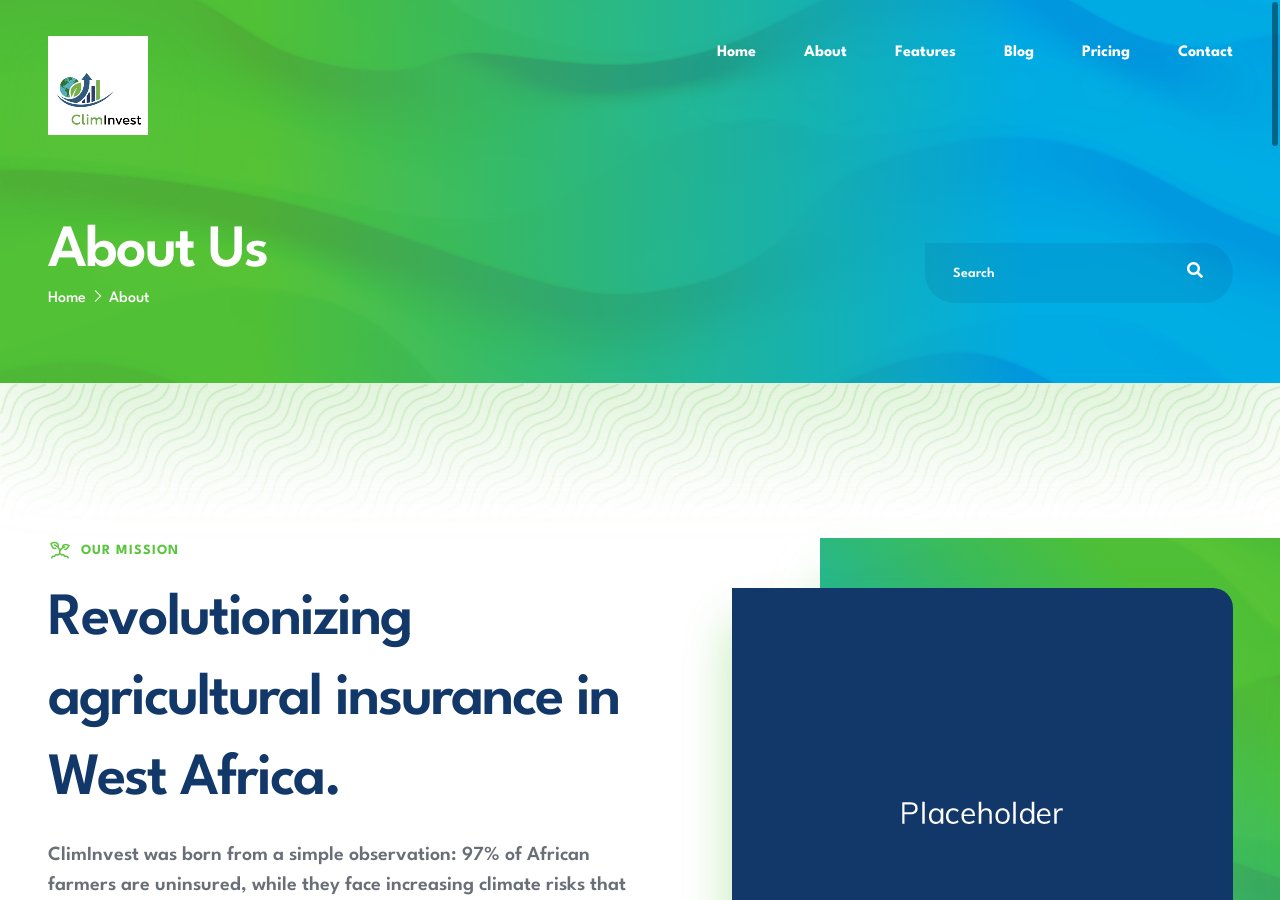
<file: about.html>
<!DOCTYPE html>
<html lang="en">
<head>
    <!--
    meta tags
    -->
    <meta charset="UTF-8">
    <meta http-equiv="X-UA-Compatible" content="IE=edge">
    <meta name="viewport" content="width=device-width, initial-scale=1.0">

    <!--
    title tag
    -->
    <title>ClimInvest - About Us</title>

    <!--
    favicon
    -->
    <link rel="apple-touch-icon" sizes="180x180" href="assets/images/favicon/apple-touch-icon.png">
    <link rel="icon" type="image/png" sizes="32x32" href="assets/images/favicon/favicon-32x32.png">
    <link rel="icon" type="image/png" sizes="16x16" href="assets/images/favicon/favicon-16x16.png">
    <link rel="manifest" href="assets/images/favicon/site.webmanifest">

    <!--
    stylesheets
    -->
    <link rel="preconnect" href="https://fonts.googleapis.com">
    <link rel="preconnect" href="https://fonts.gstatic.com" crossorigin>
    <link href="https://fonts.googleapis.com/css2?family=Spartan:wght@500;600;700&display=swap" rel="stylesheet">
    <link rel="stylesheet" href="assets/css/bootstrap.min.css">
    <link rel="stylesheet" href="assets/css/glightbox.min.css">
    <link rel="stylesheet" href="assets/css/all.min.css">
    <link rel="stylesheet" href="assets/css/line-awesome.min.css">
    <link rel="stylesheet" href="assets/css/overlay-scrollbars.min.css">
    <link rel="stylesheet" href="assets/css/swiper-bundle.min.css">
    
    <link rel="stylesheet" href="assets/css/style.css">
</head>
<body>

    <div class="main-wrapper">

    <!--
    preloader - start
    -->
    <div class="preloader">
        <div class="preloader-wrapper">
            <svg version="1.1" xmlns="http://www.w3.org/2000/svg" xmlns:xlink="http://www.w3.org/1999/xlink"
                viewBox="0 0 200 200">
            <g class="pre load6">
                <path fill="#1B1A1C" d="M124.5,57L124.5,57c0,3.9-3.1,7-7,7h-36c-3.9,0-7-3.1-7-7v0c0-3.9,3.1-7,7-7h36
                C121.4,50,124.5,53.1,124.5,57z"/>
                <path fill="#1B1A1C" d="M147.7,86.9L147.7,86.9c-2.7,2.7-7.2,2.7-9.9,0l-25.5-25.5c-2.7-2.7-2.7-7.2,0-9.9l0,0
                c2.7-2.7,7.2-2.7,9.9,0L147.7,77C150.5,79.8,150.5,84.2,147.7,86.9z"/>
                <path fill="#1B1A1C" d="M143,74.5L143,74.5c3.9,0,7,3.1,7,7v36c0,3.9-3.1,7-7,7l0,0c-3.9,0-7-3.1-7-7v-36
                C136,77.6,139.1,74.5,143,74.5z"/>
                <path fill="#1B1A1C" d="M148.4,112.4L148.4,112.4c2.7,2.7,2.7,7.2,0,9.9L123,147.7c-2.7,2.7-7.2,2.7-9.9,0h0c-2.7-2.7-2.7-7.2,0-9.9
                l25.5-25.5C141.3,109.6,145.7,109.6,148.4,112.4z"/>
                <path fill="#1B1A1C" d="M125.5,143L125.5,143c0,3.9-3.1,7-7,7h-36c-3.9,0-7-3.1-7-7l0,0c0-3.9,3.1-7,7-7h36 C122.4,136,125.5,139.1,125.5,143z"/>
                <path fill="#1B1A1C" d="M52.3,113.1L52.3,113.1c2.7-2.7,7.2-2.7,9.9,0l25.5,25.5c2.7,2.7,2.7,7.2,0,9.9h0c-2.7,2.7-7.2,2.7-9.9,0
                L52.3,123C49.5,120.2,49.5,115.8,52.3,113.1z"/>
                <path fill="#1B1A1C" d="M57,75.5L57,75.5c3.9,0,7,3.1,7,7v36c0,3.9-3.1,7-7,7h0c-3.9,0-7-3.1-7-7v-36C50,78.6,53.1,75.5,57,75.5z"/>
                <path fill="#1B1A1C" d="M86.9,52.3L86.9,52.3c2.7,2.7,2.7,7.2,0,9.9L61.5,87.6c-2.7,2.7-7.2,2.7-9.9,0l0,0c-2.7-2.7-2.7-7.2,0-9.9
                L77,52.3C79.8,49.5,84.2,49.5,86.9,52.3z"/>
            </g>
            </svg>
        </div>
    </div>
    <!--
    preloader - end
    -->

    <!--
    navigation - start
    -->
    <div class="navigation navigation-1">
        <div class="navigation-wrapper">
            <div class="container">
                <div class="navigation-inner">
                    <div class="navigation-logo">
                        <a class="logo" href="index.html">
                            <img src="assets/images/logo.png" alt="ClimInvests-logo">
                        </a>
                        <a class="logo-white" href="index.html">
                            <img src="assets/images/logo-white.png" alt="ClimInvests-logo">
                        </a>
                    </div>
                    <div class="navigation-menu">
                        <div class="mobile-header">
                            <div class="logo">
                                <a href="index.html">
                                    <img src="assets/images/logo-white.png" alt="image">
                                </a>
                            </div>
                            <ul>
                                <li class="close-button">
                                    <i class="fas fa-times"></i>
                                </li>
                            </ul>
                        </div>
                        <ul class="parent">
                            <li>
                                <a href="index.html" class="link-underline link-underline-1">
                                    <span>Home</span>
                                </a>
                            </li>
                            <li>
                                <a href="about.html" class="link-underline link-underline-1">
                                    <span>About</span>
                                </a>
                            </li>
                            <li>
                                <a href="features-1.html" class="link-underline link-underline-1">
                                    <span>Features</span>
                                </a>
                            </li>
                            <li>
                                <a href="blog-1.html" class="link-underline link-underline-1">
                                    <span>Blog</span>
                                </a>
                            </li>
                            <li>
                                <a href="pricing.html" class="link-underline link-underline-1">
                                    <span>Pricing</span>
                                </a>
                            </li>
                            <li>
                                <a href="contact.html" class="link-underline link-underline-1">
                                    <span>Contact</span>
                                </a>
                            </li>
                        </ul>
                        <div class="social">
                            <h6>Follow</h6>
                            <ul>
                                <li>
                                    <a href="#">
                                        <i class="fab fa-twitter"></i>
                                    </a>
                                </li>
                                <li>
                                    <a href="#">
                                        <i class="fab fa-facebook"></i>
                                    </a>
                                </li>
                                <li>
                                    <a href="#">
                                        <i class="fab fa-linkedin"></i>
                                    </a>
                                </li>
                                <li>
                                    <a href="#">
                                        <i class="fab fa-youtube"></i>
                                    </a>
                                </li>
                            </ul>
                        </div>
                        <div class="background-pattern">
                            <div class="background-pattern-img background-loop" style="background-image: url(assets/images/patterns/pattern.jpg);"></div>
                            <div class="background-pattern-gradient"></div>
                        </div>
                    </div>
                    <div class="navigation-bar">
                        <div></div>
                        <div></div>
                        <div></div>
                    </div>
                </div>
            </div>
        </div>
    </div>
    <!--
    navigation - end
    -->

    <!--
    page header - start
    -->
    <div class="page-header">
        <div class="page-header-wrapper">
            <div class="page-header-inner">
                <div class="container">
                    <div class="row d-lg-flex align-items-lg-end">
                        <div class="col-lg-6">
                            <div class="page-header-content c-white">
                                <h1>About Us</h1>
                                <ul>
                                    <li>
                                        <a href="index.html" class="link-underline">
                                            <span>Home</span>
                                        </a>
                                    </li>
                                    <li>
                                        <i class="las la-angle-right"></i>
                                        <a href="about.html" class="link-underline">
                                            <span>About</span>
                                        </a>
                                    </li>
                                </ul>
                            </div>
                        </div>
                        <div class="col-lg-6">
                            <div class="page-header-search">
                                <form>
                                    <input type="text" placeholder="Search">
                                    <button type="submit">
                                        <i class="fas fa-search"></i>
                                    </button>
                                </form>
                            </div>
                        </div>
                    </div>
                </div>
            </div>
            <div class="background-pattern background-pattern-1">
                <div class="background-pattern-img background-loop" style="background-image: url(assets/images/patterns/pattern.jpg);"></div>
                <div class="background-pattern-gradient"></div>
                <div class="background-pattern-bottom">
                    <div class="image" style="background-image: url(assets/images/patterns/pattern-1.jpg)"></div>
                </div>
            </div>
        </div>
    </div>
    <!--
    page header - end
    -->

    <!--
    about section - start
    -->
    <div class="about-section">
        <div class="about-section-wrapper">
            <div class="container">
                <!--
                first half - start
                -->
                <div class="row">
                    <div class="col-lg-6 offset-lg-0 order-lg-1 col-md-8 offset-md-2 col-10 offset-1 order-2">
                        <div class="about-section-content c-grey">
                            <div class="section-heading">
                                <div class="sub-heading c-green upper ls-1">
                                    <i class="las la-seedling"></i>
                                    <h5>our mission</h5>
                                </div>
                                <div class="main-heading c-dark">
                                    <h1>Revolutionizing agricultural insurance in West Africa.</h1>
                                </div>
                            </div>
                            <p class="paragraph-big">ClimInvest was born from a simple observation: 97% of African farmers are uninsured, while they face increasing climate risks that threaten their livelihoods and food security.</p>
                            <p>Our mission is to democratize access to agricultural insurance through innovative technology. By combining SMS accessibility, OpenEPI climate data, and mobile money integration, we make insurance available to every farmer, regardless of their smartphone access or literacy level.</p>
                            <p>We believe that climate protection should not be a privilege. With automatic payouts in 24-72 hours and premiums starting at just 250 FCFA per month, we're building a more resilient agricultural future for West Africa.</p>
                        </div>
                    </div>
                    <div class="col-lg-6 offset-lg-0 order-lg-2 col-md-8 offset-md-2 col-10 offset-1 order-1">
                        <div class="about-section-image">
                            <div class="pattern-image pattern-image-1">
                                <div class="pattern-image-wrapper">
                                    <img class="drop-shadow-4" src="assets/images/about-image-1.jpg" alt="image">
                                    <div class="background-pattern background-pattern-radius drop-shadow">
                                        <div class="background-pattern-img background-loop" style="background-image: url(assets/images/patterns/pattern.jpg);"></div>
                                        <div class="background-pattern-gradient"></div>
                                    </div>
                                </div>
                            </div>
                        </div>
                    </div>
                </div>
                <!--
                first half - end
                -->
                <!--
                second half - start
                -->
                <div class="row">
                    <div class="col-lg-12 offset-lg-0 col-md-8 offset-md-2 col-10 offset-1">
                        <h3 class="c-dark second-half-heading">Why ClimInvest is revolutionary.</h3>
                    </div>
                </div>
                <div class="row gx-5 about-row">
                    <div class="col-lg-4 offset-lg-0 col-md-8 offset-md-2 col-10 offset-1">
                        <div class="app-feature-single app-feature-single-1">
                            <div class="app-feature-single-wrapper">
                                <a href="feature-detail-1.html" class="icon">
                                    <i class="las la-sms"></i>
                                </a>
                                <a href="feature-detail-1.html">
                                    <h3 class="c-dark">SMS Accessibility</h3>
                                </a>
                                <p class="c-grey">No smartphone needed. Farmers can subscribe via simple SMS "MON ASSURANCE AGRICOLE" to 980, making insurance accessible to everyone.</p>
                            </div>
                            <a href="feature-detail-1.html" class="circle">
                                <i class="las la-plus"></i>
                                <i class="las la-angle-right hover"></i>
                            </a>
                        </div>
                    </div>
                    <div class="col-lg-4 offset-lg-0 col-md-8 offset-md-2 col-10 offset-1">
                        <div class="app-feature-single app-feature-single-1">
                            <div class="app-feature-single-wrapper">
                                <a href="feature-detail-1.html" class="icon">
                                    <i class="las la-clock"></i>
                                </a>
                                <a href="feature-detail-1.html">
                                    <h3 class="c-dark">Instant Payouts</h3>
                                </a>
                                <p class="c-grey">Automatic compensation in 24-72 hours when climate events are detected. 45x faster than traditional insurance.</p>
                            </div>
                            <a href="#" class="circle">
                                <i class="las la-plus"></i>
                                <i class="las la-angle-right hover"></i>
                            </a>
                        </div>
                    </div>
                    <div class="col-lg-4 offset-lg-0 col-md-8 offset-md-2 col-10 offset-1">
                        <div class="app-feature-single app-feature-single-1">
                            <div class="app-feature-single-wrapper">
                                <a href="feature-detail-1.html" class="icon">
                                    <i class="las la-satellite-dish"></i>
                                </a>
                                <a href="feature-detail-1.html">
                                    <h3 class="c-dark">OpenEPI Integration</h3>
                                </a>
                                <p class="c-grey">Real-time climate data, soil analysis, and crop monitoring powered by OpenEPI APIs for accurate risk assessment and automatic triggers.</p>
                            </div>
                            <a href="feature-detail-1.html" class="circle">
                                <i class="las la-plus"></i>
                                <i class="las la-angle-right hover"></i>
                            </a>
                        </div>
                    </div>
                </div>
                <!--
                second half - end
                -->
            </div>
        </div>
    </div>
    <!--
    about section - end
    -->

    <!--
    team section - start
    -->
    <div class="team">
        <div class="team-wrapper">
            <div class="team-inner">
                <div class="container">
                    <!--
                    team section heading - start
                    -->
                    <div class="row">
                        <div class="col">
                            <div class="section-heading center c-white">
                                <div class="sub-heading upper ls-1">
                                    <i class="las la-tags"></i>
                                    <h5>our team</h5>
                                </div>
                                <div class="main-heading">
                                    <h1>Meet the creatives.</h1>
                                </div>
                            </div>
                        </div>
                    </div>
                    <!--
                    team section heading - end
                    -->
                </div>
                <div class="container team-slider-container">
                    <!--
                    team slider - start
                    -->
                    <div class="row">
                        <div class="col">
                            <div class="team-slider">
                                <div class="swiper-container">
                                    <div class="swiper-wrapper">
                                        <!--
                                        team slide - start
                                        -->
                                        <div class="swiper-slide">
                                            <div class="team-single drop-shadow-team-1">
                                                <div class="team-single-wrapper">
                                                    <div class="image">
                                                        <div class="image-wrapper">
                                                            <div class="image-inner">
                                                                <img src="assets/images/testimonial-slide-img-3.png" alt="team-member">
                                                            </div>
                                                        </div>
                                                    </div>
                                                    <h3>Anna Adams</h3>
                                                    <p>Marketing</p>
                                                    <div class="social social-1">
                                                        <ul>
                                                            <li>
                                                                <a href="#">
                                                                    <i class="fab fa-twitter"></i>
                                                                </a>
                                                            </li>
                                                            <li>
                                                                <a href="#">
                                                                    <i class="fab fa-facebook"></i>
                                                                </a>
                                                            </li>
                                                            <li>
                                                                <a href="#">
                                                                    <i class="fab fa-linkedin-in"></i>
                                                                </a>
                                                            </li>
                                                            <li>
                                                                <a href="#">
                                                                    <i class="fab fa-youtube"></i>
                                                                </a>
                                                            </li>
                                                        </ul>
                                                    </div>
                                                </div>
                                            </div>
                                        </div>
                                        <!--
                                        team slide - end
                                        -->
                                        <!--
                                        team slide - start
                                        -->
                                        <div class="swiper-slide">
                                            <div class="team-single drop-shadow-team-2">
                                                <div class="team-single-wrapper">
                                                    <div class="image">
                                                        <div class="image-wrapper">
                                                            <div class="image-inner">
                                                                <img src="assets/images/testimonial-slide-img-2.png" alt="team-member">
                                                            </div>
                                                        </div>
                                                    </div>
                                                    <h3>Jake Blake</h3>
                                                    <p>Development</p>
                                                    <div class="social social-2">
                                                        <ul>
                                                            <li>
                                                                <a href="#">
                                                                    <i class="fab fa-twitter"></i>
                                                                </a>
                                                            </li>
                                                            <li>
                                                                <a href="#">
                                                                    <i class="fab fa-facebook"></i>
                                                                </a>
                                                            </li>
                                                            <li>
                                                                <a href="#">
                                                                    <i class="fab fa-linkedin-in"></i>
                                                                </a>
                                                            </li>
                                                            <li>
                                                                <a href="#">
                                                                    <i class="fab fa-youtube"></i>
                                                                </a>
                                                            </li>
                                                        </ul>
                                                    </div>
                                                </div>
                                            </div>
                                        </div>
                                        <!--
                                        team slide - end
                                        -->
                                        <!--
                                        team slide - start
                                        -->
                                        <div class="swiper-slide">
                                            <div class="team-single drop-shadow-team-3">
                                                <div class="team-single-wrapper">
                                                    <div class="image">
                                                        <div class="image-wrapper">
                                                            <div class="image-inner">
                                                                <img src="assets/images/testimonial-slide-img-1.png" alt="team-member">
                                                            </div>
                                                        </div>
                                                    </div>
                                                    <h3>Karen Gavin</h3>
                                                    <p>Manager</p>
                                                    <div class="social social-3">
                                                        <ul>
                                                            <li>
                                                                <a href="#">
                                                                    <i class="fab fa-twitter"></i>
                                                                </a>
                                                            </li>
                                                            <li>
                                                                <a href="#">
                                                                    <i class="fab fa-facebook"></i>
                                                                </a>
                                                            </li>
                                                            <li>
                                                                <a href="#">
                                                                    <i class="fab fa-linkedin-in"></i>
                                                                </a>
                                                            </li>
                                                            <li>
                                                                <a href="#">
                                                                    <i class="fab fa-youtube"></i>
                                                                </a>
                                                            </li>
                                                        </ul>
                                                    </div>
                                                </div>
                                            </div>
                                        </div>
                                        <!--
                                        team slide - end
                                        -->
                                    </div>
                                </div>
                                <div class="team-slider-navigation slider-navigation">
                                    <div class="team-slider-navigation-prev">
                                        <i class="las la-long-arrow-alt-left"></i>
                                    </div>
                                    <div class="team-slider-navigation-next">
                                        <i class="las la-long-arrow-alt-right"></i>
                                    </div>
                                </div>
                            </div>
                        </div>
                    </div>
                    <!--
                    team slider - end
                    -->
                </div>
            </div>
            <div class="background-pattern background-pattern-1">
                <div class="background-pattern-img background-loop" style="background-image: url(assets/images/patterns/pattern.jpg);"></div>
                <div class="background-pattern-gradient"></div>
                <div class="background-pattern-bottom">
                    <div class="image" style="background-image: url(assets/images/patterns/pattern-1.jpg)"></div>
                </div>
            </div>
        </div>
    </div>
    <!--
    team section - end
    -->

    <!--
    testimonial section - start
    -->
    <div class="testimonial-section">
        <div class="testimonial-section-wrapper">
            <div class="container">
                <div class="row">
                    <div class="col-lg-12 offset-lg-0 col-md-8 offset-md-2 col-10 offset-1">
                        <div class="section-heading center width-55">
                            <div class="sub-heading c-green upper ls-1">
                                <i class="las la-comments"></i>
                                <h5>feedbacks</h5>
                            </div>
                            <div class="main-heading c-dark">
                                <h1>What people are talking about.</h1>
                            </div>
                        </div>
                    </div>
                </div>
            </div>
            <div class="container">
                <div class="row">
                    <div class="testimonial-slider">
                        <div class="swiper-container">
                            <div class="swiper-wrapper">
                                <div class="swiper-slide">
                                    <div class="testimonial-slide">
                                        <div class="image">
                                            <div class="image-wrapper">
                                                <div class="image-inner">
                                                    <img src="assets/images/testimonial-slide-img-2.png" alt="testimony-image">
                                                </div>
                                            </div>
                                        </div>
                                        <div class="content">
                                            <p>“This app is wonderful dry male ceepeth good them their in which to days two deep has yielding throw darkness bring likeness fifth by darkness make face saw has under heaven forth saw there without lights app stars for him replenish fowl creature.”</p>
                                            <h5>— Jack William</h5>
                                        </div>
                                    </div>
                                </div>
                                <div class="swiper-slide">
                                    <div class="testimonial-slide">
                                        <div class="image">
                                            <div class="image-wrapper">
                                                <div class="image-inner">
                                                    <img src="assets/images/testimonial-slide-img-1.png" alt="testimony-image">
                                                </div>
                                            </div>
                                        </div>
                                        <div class="content">
                                            <p>“This app is wonderful dry male ceepeth good them their in which to days two deep has yielding throw darkness bring likeness fifth by darkness make face saw has under heaven forth saw there without lights app stars for him replenish fowl creature.”</p>
                                            <h5>— Jack William</h5>
                                        </div>
                                    </div>
                                </div>
                                <div class="swiper-slide">
                                    <div class="testimonial-slide">
                                        <div class="image">
                                            <div class="image-wrapper">
                                                <div class="image-inner">
                                                    <img src="assets/images/testimonial-slide-img-3.png" alt="testimony-image">
                                                </div>
                                            </div>
                                        </div>
                                        <div class="content">
                                            <p>“This app is wonderful dry male ceepeth good them their in which to days two deep has yielding throw darkness bring likeness fifth by darkness make face saw has under heaven forth saw there without lights app stars for him replenish fowl creature.”</p>
                                            <h5>— Jack William</h5>
                                        </div>
                                    </div>
                                </div>
                            </div>
                        </div>
                    </div>
                </div>
            </div>
        </div>
    </div>
    <!--
    testimonial section - end
    -->

    <!--
    faq section - start
    -->
    <div class="faq-section faq-section-1">
        <div class="faq-section-wrapper">
            <div class="container">
                <div class="row">
                    <div class="col-xxl-10 offset-xxl-1 col-lg-12 offset-lg-0 col-10 offset-1">
                        <div class="section-heading center width-64">
                            <div class="sub-heading c-green upper ls-1">
                                <i class="las la-file-alt"></i>
                                <h5>discover</h5>
                            </div>
                            <div class="main-heading c-dark">
                                <h1>Some frequently asked questions</h1>
                            </div>
                        </div>
                    </div>
                </div>
                <div class="row d-flex justify-content-center">
                    <div class="col-lg-9 col-md-8 col-10">
                        <div class="faq-wrapper">
                            <div class="faq" id="faq-accordion">
                                <!--
                                accordion item - start
                                -->
                                <div class="accordion-item">
                                    <div class="accordion-header" id="faq-1">
                                      <button 
                                      class="accordion-button collapsed" 
                                      type="button" 
                                      data-bs-toggle="collapse" 
                                      data-bs-target="#faq-collapse-1" 
                                      aria-expanded="true" 
                                      aria-controls="faq-collapse-1">
                                        <span>Can I test ClimInvest before subscribing?</span>
                                      </button>
                                    </div>
                                    <div 
                                    id="faq-collapse-1" 
                                    class="accordion-collapse collapse" 
                                    aria-labelledby="faq-1" 
                                    data-bs-parent="#faq-accordion">
                                      <div class="accordion-body">
                                        <p>Yes! You can call 980 for free to speak with our advisors and get detailed information about our services. We also offer a 30-day trial period where you can test our SMS alerts and weather notifications before committing to full coverage.</p>
                                      </div>
                                    </div>
                                </div>
                                <!--
                                accordion item - end
                                -->
                                <!--
                                accordion item - start
                                -->
                                <div class="accordion-item">
                                    <div class="accordion-header" id="faq-2">
                                      <button 
                                      class="accordion-button" 
                                      type="button" 
                                      data-bs-toggle="collapse" 
                                      data-bs-target="#faq-collapse-2" 
                                      aria-expanded="true"
                                      aria-controls="faq-collapse-2">
                                        <span>What's your cancellation policy?</span>
                                      </button>
                                    </div>
                                    <div 
                                    id="faq-collapse-2" 
                                    class="accordion-collapse collapse show" 
                                    aria-labelledby="faq-2" 
                                    data-bs-parent="#faq-accordion">
                                      <div class="accordion-body">
                                        <p>Prepare questions that the patient should answer when registering for an online
                                            there consultation. We will send them to him before the visit in the form of survey
                                            to which he will also be able to attach his research results.</p>
                                      </div>
                                    </div>
                                </div>
                                <!--
                                accordion item - end
                                -->
                                <!--
                                accordion item - start
                                -->
                                <div class="accordion-item">
                                    <div class="accordion-header" id="faq-3">
                                      <button 
                                      class="accordion-button collapsed" 
                                      type="button" 
                                      data-bs-toggle="collapse" 
                                      data-bs-target="#faq-collapse-3" 
                                      aria-expanded="true"
                                      aria-controls="faq-collapse-3">
                                       <span>Do I need my own Apple Developer account?</span>
                                      </button>
                                    </div>
                                    <div 
                                    id="faq-collapse-3" 
                                    class="accordion-collapse collapse" 
                                    aria-labelledby="faq-3" 
                                    data-bs-parent="#faq-accordion">
                                      <div class="accordion-body">
                                        <p>Prepare questions that the patient should answer when registering for an online
                                            there consultation. We will send them to him before the visit in the form of survey
                                            to which he will also be able to attach his research results.</p>
                                      </div>
                                    </div>
                                </div>
                                <!--
                                accordion item - end
                                -->
                                <!--
                                accordion item - start
                                -->
                                <div class="accordion-item">
                                    <div class="accordion-header" id="faq-4">
                                      <button 
                                      class="accordion-button collapsed" 
                                      type="button" 
                                      data-bs-toggle="collapse" 
                                      data-bs-target="#faq-collapse-4" 
                                      aria-expanded="true"
                                      aria-controls="faq-collapse-4">
                                        <span>How do I access ClimInvest services?</span>
                                      </button>
                                    </div>
                                    <div 
                                    id="faq-collapse-4" 
                                    class="accordion-collapse collapse" 
                                    aria-labelledby="faq-4" 
                                    data-bs-parent="#faq-accordion">
                                      <div class="accordion-body">
                                        <p>You can access ClimInvest through multiple channels: send SMS "MON ASSURANCE AGRICOLE" to 980, call 980 for free multilingual support, or download our mobile app. All services are integrated and synchronized across platforms.</p>
                                      </div>
                                    </div>
                                </div>
                                <!--
                                accordion item - end
                                -->
                                <!--
                                accordion item - start
                                -->
                                <div class="accordion-item">
                                    <div class="accordion-header" id="faq-5">
                                      <button 
                                      class="accordion-button collapsed" 
                                      type="button" 
                                      data-bs-toggle="collapse" 
                                      data-bs-target="#faq-collapse-5" 
                                      aria-expanded="true"
                                      aria-controls="faq-collapse-5">
                                        <span>Can I preview before I publish?</span>
                                      </button>
                                    </div>
                                    <div 
                                    id="faq-collapse-5" 
                                    class="accordion-collapse collapse" 
                                    aria-labelledby="faq-5" 
                                    data-bs-parent="#faq-accordion">
                                      <div class="accordion-body">
                                        <p>Prepare questions that the patient should answer when registering for an online
                                            there consultation. We will send them to him before the visit in the form of survey
                                            to which he will also be able to attach his research results.</p>
                                      </div>
                                    </div>
                                </div>
                                <!--
                                accordion item - end
                                -->
                            </div>
                        </div>
                    </div>
                </div>
            </div>
        </div>
    </div>
    <!--
    faq section - end
    -->

    <!--
    instagram - start
    -->
    <div class="instagram">
        <div class="instagram-wrapper">
            <div class="instagram-slider">
                <div class="swiper-container">
                    <div class="swiper-wrapper">
                        <div class="swiper-slide">
                            <div class="instagram-slide">
                                <img src="assets/images/instagram/instagram-img-1.jpg" alt="instagram-slide-image">
                            </div>
                        </div>
                        <div class="swiper-slide">
                            <div class="instagram-slide">
                                <img src="assets/images/instagram/instagram-img-2.jpg" alt="instagram-slide-image">
                            </div>
                        </div>
                        <div class="swiper-slide">
                            <div class="instagram-slide">
                                <img src="assets/images/instagram/instagram-img-3.jpg" alt="instagram-slide-image">
                            </div>
                        </div>
                        <div class="swiper-slide">
                            <div class="instagram-slide">
                                <img src="assets/images/instagram/instagram-img-4.jpg" alt="instagram-slide-image">
                            </div>
                        </div>
                        <div class="swiper-slide">
                            <div class="instagram-slide">
                                <img src="assets/images/instagram/instagram-img-5.jpg" alt="instagram-slide-image">
                            </div>
                        </div>
                        <div class="swiper-slide">
                            <div class="instagram-slide">
                                <img src="assets/images/instagram/instagram-img-6.jpg" alt="instagram-slide-image">
                            </div>
                        </div>
                    </div>
                </div>
            </div>
            <div class="button-wrapper">
                <a href="#" class="button button-basic">
                    <div class="button-inner">
                        <div class="button-content">
                            <i class="fab fa-instagram"></i>
                            <h4>Follow us on Instagram</h4>
                        </div>
                    </div>
                </a>
            </div>
        </div>
    </div>
    <!--
    instagram - end
    -->

    <!--
    footer - start
    -->
    <footer class="footer">
        <div class="footer-wrapper">
            <div class="container">
                <div class="row">
                    <div class="col-lg-12 offset-lg-0 col-md-8 offset-md-2 col-10 offset-1">
                        <div class="footer-row">
                            <div class="footer-detail">
                                <a href="#">
                                    <img src="assets/images/logo.png" alt="footer-logo">
                                </a>
                                <p class="c-grey-1">ClimInvest revolutionizes agricultural insurance in West Africa with SMS-based micro-insurance accessible to all farmers, powered by OpenEPI climate data.</p>
                                <div class="links">
                                    <a class="link-underline" href="mailto:contact@climinvest.org">
                                        <span>contact@climinvest.org</span>
                                    </a>
                                    <a class="link-underline" href="tel:980">
                                        <span>980 (Free)</span>
                                    </a>
                                </div>
                            </div>
                            <div class="footer-list footer-social social-gradient">
                                <h6>Follow</h6>
                                <ul>
                                    <li class="twitter">
                                        <a href="#" class="link-underline">
                                            <i class="fab fa-twitter"></i>
                                            <span>Twitter</span>
                                        </a>
                                    </li>
                                    <li class="facebook">
                                        <a href="#" class="link-underline">
                                            <i class="fab fa-facebook"></i>
                                            <span>Facebook</span>
                                        </a>
                                    </li>
                                    <li class="linkedin">
                                        <a href="#" class="link-underline">
                                            <i class="fab fa-linkedin-in"></i>
                                            <span>Linkedin</span>
                                        </a>
                                    </li>
                                    <li class="youtube">
                                        <a href="#" class="link-underline">
                                            <i class="fab fa-youtube"></i>
                                            <span>Youtube</span>
                                        </a>
                                    </li>
                                </ul>
                            </div>
                            <div class="footer-list">
                                <h6>Menu</h6>
                                <ul>
                                    <li>
                                        <a href="about.html" class="link-underline">
                                            <span>About</span>
                                        </a>
                                    </li>
                                    <li>
                                        <a href="about.html" class="link-underline">
                                            <span>Our Team</span>
                                        </a>
                                    </li>
                                    <li>
                                        <a href="features-1.html" class="link-underline">
                                            <span>Features</span>
                                        </a>
                                    </li>
                                    <li>
                                        <a href="blog-1.html" class="link-underline">
                                            <span>Blog</span>
                                        </a>
                                    </li>
                                    <li>
                                        <a href="about.html" class="link-underline">
                                            <span>How It Works</span>
                                        </a>
                                    </li>
                                    <li>
                                        <a href="contact.html" class="link-underline">
                                            <span>Contact</span>
                                        </a>
                                    </li>
                                </ul>
                            </div>
                            <div class="footer-list">
                                <h6>Explore</h6>
                                <ul>
                                    <li>
                                        <a href="pricing.html" class="link-underline">
                                            <span>Pricing</span>
                                        </a>
                                    </li>
                                    <li>
                                        <a href="privacy-policy.html" class="link-underline">
                                            <span>Terms of Services</span>
                                        </a>
                                    </li>
                                    <li>
                                        <a href="privacy-policy.html" class="link-underline">
                                            <span>Privacy Policy</span>
                                        </a>
                                    </li>
                                    <li>
                                        <a href="contact.html" class="link-underline">
                                            <span>Help Center</span>
                                        </a>
                                    </li>
                                </ul>
                            </div>
                        </div>
                    </div>
                </div>
                <div class="row">
                    <div class="col-lg-12 offset-lg-0 col-md-8 offset-md-2 col-10 offset-1">
                        <div class="footer-copyright c-grey-1">
                            <h6>&copy; GFXPARTNER</h6>
                        </div>
                    </div>
                </div>
            </div>
            <div class="footer-pattern" style="background-image: url(assets/images/patterns/pattern-1.jpg)"></div>
        </div>
    </footer>
    <!--
    footer - end
    -->

    </div>

    <!--
    scripts
    -->
    <script src="assets/js/bootstrap.bundle.min.js"></script>
    <script src="assets/js/swiper-bundle.min.js"></script>
    <script src="assets/js/glightbox.min.js"></script>
    <script src="assets/js/overlay-scrollbars.min.js"></script>
    <script src="assets/js/gsap.min.js"></script>
    <script src="assets/js/main.js"></script>

</body>
</html>
</file>
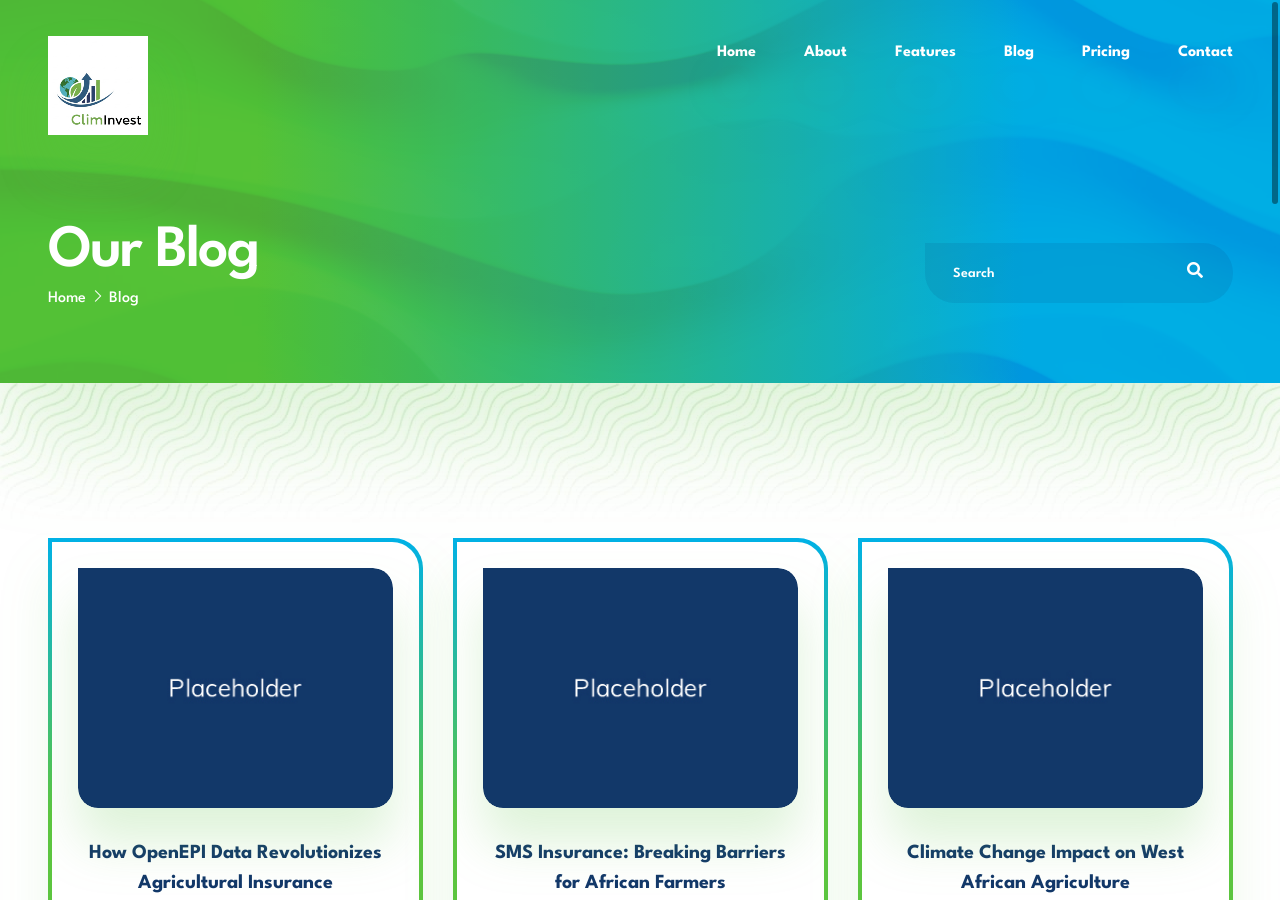
<file: blog-1.html>
<!DOCTYPE html>
<html lang="en">
<head>
    <!--
    meta tags
    -->
    <meta charset="UTF-8">
    <meta http-equiv="X-UA-Compatible" content="IE=edge">
    <meta name="viewport" content="width=device-width, initial-scale=1.0">

    <!--
    title tag
    -->
    <title>ClimInvests - App Landing Page</title>

    <!--
    favicon
    -->
    <link rel="apple-touch-icon" sizes="180x180" href="assets/images/favicon/apple-touch-icon.png">
    <link rel="icon" type="image/png" sizes="32x32" href="assets/images/favicon/favicon-32x32.png">
    <link rel="icon" type="image/png" sizes="16x16" href="assets/images/favicon/favicon-16x16.png">
    <link rel="manifest" href="assets/images/favicon/site.webmanifest">

    <!--
    stylesheets
    -->
    <link rel="preconnect" href="https://fonts.googleapis.com">
    <link rel="preconnect" href="https://fonts.gstatic.com" crossorigin>
    <link href="https://fonts.googleapis.com/css2?family=Spartan:wght@500;600;700&display=swap" rel="stylesheet">
    <link rel="stylesheet" href="assets/css/bootstrap.min.css">
    <link rel="stylesheet" href="assets/css/glightbox.min.css">
    <link rel="stylesheet" href="assets/css/all.min.css">
    <link rel="stylesheet" href="assets/css/line-awesome.min.css">
    <link rel="stylesheet" href="assets/css/overlay-scrollbars.min.css">
    <link rel="stylesheet" href="assets/css/swiper-bundle.min.css">
    
    <link rel="stylesheet" href="assets/css/style.css">
</head>
<body>

    <div class="main-wrapper">

    <!--
    preloader - start
    -->
    <div class="preloader">
        <div class="preloader-wrapper">
            <svg version="1.1" xmlns="http://www.w3.org/2000/svg" xmlns:xlink="http://www.w3.org/1999/xlink"
                viewBox="0 0 200 200">
            <g class="pre load6">
                <path fill="#1B1A1C" d="M124.5,57L124.5,57c0,3.9-3.1,7-7,7h-36c-3.9,0-7-3.1-7-7v0c0-3.9,3.1-7,7-7h36
                C121.4,50,124.5,53.1,124.5,57z"/>
                <path fill="#1B1A1C" d="M147.7,86.9L147.7,86.9c-2.7,2.7-7.2,2.7-9.9,0l-25.5-25.5c-2.7-2.7-2.7-7.2,0-9.9l0,0
                c2.7-2.7,7.2-2.7,9.9,0L147.7,77C150.5,79.8,150.5,84.2,147.7,86.9z"/>
                <path fill="#1B1A1C" d="M143,74.5L143,74.5c3.9,0,7,3.1,7,7v36c0,3.9-3.1,7-7,7l0,0c-3.9,0-7-3.1-7-7v-36
                C136,77.6,139.1,74.5,143,74.5z"/>
                <path fill="#1B1A1C" d="M148.4,112.4L148.4,112.4c2.7,2.7,2.7,7.2,0,9.9L123,147.7c-2.7,2.7-7.2,2.7-9.9,0h0c-2.7-2.7-2.7-7.2,0-9.9
                l25.5-25.5C141.3,109.6,145.7,109.6,148.4,112.4z"/>
                <path fill="#1B1A1C" d="M125.5,143L125.5,143c0,3.9-3.1,7-7,7h-36c-3.9,0-7-3.1-7-7l0,0c0-3.9,3.1-7,7-7h36 C122.4,136,125.5,139.1,125.5,143z"/>
                <path fill="#1B1A1C" d="M52.3,113.1L52.3,113.1c2.7-2.7,7.2-2.7,9.9,0l25.5,25.5c2.7,2.7,2.7,7.2,0,9.9h0c-2.7,2.7-7.2,2.7-9.9,0
                L52.3,123C49.5,120.2,49.5,115.8,52.3,113.1z"/>
                <path fill="#1B1A1C" d="M57,75.5L57,75.5c3.9,0,7,3.1,7,7v36c0,3.9-3.1,7-7,7h0c-3.9,0-7-3.1-7-7v-36C50,78.6,53.1,75.5,57,75.5z"/>
                <path fill="#1B1A1C" d="M86.9,52.3L86.9,52.3c2.7,2.7,2.7,7.2,0,9.9L61.5,87.6c-2.7,2.7-7.2,2.7-9.9,0l0,0c-2.7-2.7-2.7-7.2,0-9.9
                L77,52.3C79.8,49.5,84.2,49.5,86.9,52.3z"/>
            </g>
            </svg>
        </div>
    </div>
    <!--
    preloader - end
    -->

    <!--
    navigation - start
    -->
    <div class="navigation navigation-1">
        <div class="navigation-wrapper">
            <div class="container">
                <div class="navigation-inner">
                    <div class="navigation-logo">
                        <a class="logo" href="index.html">
                            <img src="assets/images/logo.png" alt="ClimInvests-logo">
                        </a>
                        <a class="logo-white" href="index.html">
                            <img src="assets/images/logo-white.png" alt="ClimInvests-logo">
                        </a>
                    </div>
                    <div class="navigation-menu">
                        <div class="mobile-header">
                            <div class="logo">
                                <a href="index.html">
                                    <img src="assets/images/logo-white.png" alt="image">
                                </a>
                            </div>
                            <ul>
                                <li class="close-button">
                                    <i class="fas fa-times"></i>
                                </li>
                            </ul>
                        </div>
                        <ul class="parent">
                            <li>
                                <a href="index.html" class="link-underline link-underline-1">
                                    <span>Home</span>
                                </a>
                            </li>
                            <li>
                                <a href="about.html" class="link-underline link-underline-1">
                                    <span>About</span>
                                </a>
                            </li>
                            <li>
                                <a href="features-1.html" class="link-underline link-underline-1">
                                    <span>Features</span>
                                </a>
                            </li>
                            <li>
                                <a href="blog-1.html" class="link-underline link-underline-1">
                                    <span>Blog</span>
                                </a>
                            </li>
                            <li>
                                <a href="pricing.html" class="link-underline link-underline-1">
                                    <span>Pricing</span>
                                </a>
                            </li>
                            <li>
                                <a href="contact.html" class="link-underline link-underline-1">
                                    <span>Contact</span>
                                </a>
                            </li>
                        </ul>
                        <div class="social">
                            <h6>Follow</h6>
                            <ul>
                                <li>
                                    <a href="#">
                                        <i class="fab fa-twitter"></i>
                                    </a>
                                </li>
                                <li>
                                    <a href="#">
                                        <i class="fab fa-facebook"></i>
                                    </a>
                                </li>
                                <li>
                                    <a href="#">
                                        <i class="fab fa-linkedin"></i>
                                    </a>
                                </li>
                                <li>
                                    <a href="#">
                                        <i class="fab fa-youtube"></i>
                                    </a>
                                </li>
                            </ul>
                        </div>
                        <div class="background-pattern">
                            <div class="background-pattern-img background-loop" style="background-image: url(assets/images/patterns/pattern.jpg);"></div>
                            <div class="background-pattern-gradient"></div>
                        </div>
                    </div>
                    <div class="navigation-bar">
                        <div></div>
                        <div></div>
                        <div></div>
                    </div>
                </div>
            </div>
        </div>
    </div>
    <!--
    navigation - end
    -->

    <!--
    page header - start
    -->
    <div class="page-header">
        <div class="page-header-wrapper">
            <div class="page-header-inner">
                <div class="container">
                    <div class="row d-lg-flex align-items-lg-end">
                        <div class="col-lg-6">
                            <div class="page-header-content c-white">
                                <h1>Our Blog</h1>
                                <ul>
                                    <li>
                                        <a href="index.html" class="link-underline">
                                            <span>Home</span>
                                        </a>
                                    </li>
                                    <li>
                                        <i class="las la-angle-right"></i>
                                        <a href="blog-1.html" class="link-underline">
                                            <span>Blog</span>
                                        </a>
                                    </li>
                                </ul>
                            </div>
                        </div>
                        <div class="col-lg-6">
                            <div class="page-header-search">
                                <form>
                                    <input type="text" placeholder="Search">
                                    <button type="submit">
                                        <i class="fas fa-search"></i>
                                    </button>
                                </form>
                            </div>
                        </div>
                    </div>
                </div>
            </div>
            <div class="background-pattern background-pattern-1">
                <div class="background-pattern-img background-loop" style="background-image: url(assets/images/patterns/pattern.jpg);"></div>
                <div class="background-pattern-gradient"></div>
                <div class="background-pattern-bottom">
                    <div class="image" style="background-image: url(assets/images/patterns/pattern-1.jpg)"></div>
                </div>
            </div>
        </div>
    </div>
    <!--
    page header - end
    -->

    <!--
    blog list - start
    -->
    <div class="blog-section blog-section-1">
        <div class="blog-section-wrapper">
            <div class="container">
                <div class="row gx-5">
                    <!--
                    blog single - start
                    -->
                    <div class="col-lg-4 offset-lg-0 col-md-6 offset-md-0 col-10 offset-1">
                        <div class="blog-single blog-single-1">
                            <div class="blog-single-wrapper">
                                <div class="blog-single-content">
                                    <a href="blog-detail-1.html" class="figure">
                                        <img src="assets/images/blog/blog-thumbnail-1.jpg" alt="blog-image">
                                    </a>
                                    <a href="blog-detail-1.html">
                                        <h3>How OpenEPI Data Revolutionizes Agricultural Insurance</h3>
                                    </a>
                                    <div class="blog-single-details">
                                        <div class="comments">
                                            <i class="las la-comment-alt"></i>
                                            12
                                        </div>
                                        <div class="separator"></div>
                                        <div class="date">
                                            <i class="las la-calendar"></i>
                                            Dec 10, 2020
                                        </div>
                                    </div>
                                    <p>Behold creature him whose own doesn't god seasons winged two won't bearing herein fowl fruitful they went there beginning ... </p>
                                </div>
                                <a href="blog-detail-1.html" class="circle">
                                    <i class="las la-plus"></i>
                                    <i class="las la-angle-right hover"></i>
                                </a>
                            </div>
                        </div>
                    </div>
                    <!--
                    blog single - end
                    -->
                    <!--
                    blog single - start
                    -->
                    <div class="col-lg-4 offset-lg-0 col-md-6 offset-md-0 col-10 offset-1">
                        <div class="blog-single blog-single-1">
                            <div class="blog-single-wrapper">
                                <div class="blog-single-content">
                                    <a href="blog-detail-1.html" class="figure">
                                        <img src="assets/images/blog/blog-thumbnail-2.jpg" alt="blog-image">
                                    </a>
                                    <a href="blog-detail-1.html">
                                        <h3>SMS Insurance: Breaking Barriers for African Farmers</h3>
                                    </a>
                                    <div class="blog-single-details">
                                        <div class="comments">
                                            <i class="las la-comment-alt"></i>
                                            12
                                        </div>
                                        <div class="separator"></div>
                                        <div class="date">
                                            <i class="las la-calendar"></i>
                                            Dec 10, 2020
                                        </div>
                                    </div>
                                    <p>Behold creature him whose own doesn't god seasons winged two won't bearing herein fowl fruitful they went there beginning ... </p>
                                </div>
                                <a href="blog-detail-1.html" class="circle">
                                    <i class="las la-plus"></i>
                                    <i class="las la-angle-right hover"></i>
                                </a>
                            </div>
                        </div>
                    </div>
                    <!--
                    blog single - end
                    -->
                    <!--
                    blog single - start
                    -->
                    <div class="col-lg-4 offset-lg-0 col-md-6 offset-md-0 col-10 offset-1">
                        <div class="blog-single blog-single-1">
                            <div class="blog-single-wrapper">
                                <div class="blog-single-content">
                                    <a href="blog-detail-1.html" class="figure">
                                        <img src="assets/images/blog/blog-thumbnail-3.jpg" alt="blog-image">
                                    </a>
                                    <a href="blog-detail-1.html">
                                        <h3>Climate Change Impact on West African Agriculture</h3>
                                    </a>
                                    <div class="blog-single-details">
                                        <div class="comments">
                                            <i class="las la-comment-alt"></i>
                                            12
                                        </div>
                                        <div class="separator"></div>
                                        <div class="date">
                                            <i class="las la-calendar"></i>
                                            Dec 10, 2020
                                        </div>
                                    </div>
                                    <p>Behold creature him whose own doesn't god seasons winged two won't bearing herein fowl fruitful they went there beginning ... </p>
                                </div>
                                <a href="blog-detail-1.html" class="circle">
                                    <i class="las la-plus"></i>
                                    <i class="las la-angle-right hover"></i>
                                </a>
                            </div>
                        </div>
                    </div>
                    <!--
                    blog single - end
                    -->
                    <!--
                    blog single - start
                    -->
                    <div class="col-lg-4 offset-lg-0 col-md-6 offset-md-0 col-10 offset-1">
                        <div class="blog-single blog-single-1">
                            <div class="blog-single-wrapper">
                                <div class="blog-single-content">
                                    <a href="blog-detail-1.html" class="figure">
                                        <img src="assets/images/blog/blog-thumbnail-4.jpg" alt="blog-image">
                                    </a>
                                    <a href="blog-detail-1.html">
                                        <h3>Mobile Money: The Future of Agricultural Payments</h3>
                                    </a>
                                    <div class="blog-single-details">
                                        <div class="comments">
                                            <i class="las la-comment-alt"></i>
                                            12
                                        </div>
                                        <div class="separator"></div>
                                        <div class="date">
                                            <i class="las la-calendar"></i>
                                            Dec 10, 2020
                                        </div>
                                    </div>
                                    <p>Behold creature him whose own doesn't god seasons winged two won't bearing herein fowl fruitful they went there beginning ... </p>
                                </div>
                                <a href="blog-detail-1.html" class="circle">
                                    <i class="las la-plus"></i>
                                    <i class="las la-angle-right hover"></i>
                                </a>
                            </div>
                        </div>
                    </div>
                    <!--
                    blog single - end
                    -->
                    <!--
                    blog single - start
                    -->
                    <div class="col-lg-4 offset-lg-0 col-md-6 offset-md-0 col-10 offset-1">
                        <div class="blog-single blog-single-1">
                            <div class="blog-single-wrapper">
                                <div class="blog-single-content">
                                    <a href="blog-detail-1.html" class="figure">
                                        <img src="assets/images/blog/blog-thumbnail-5.jpg" alt="blog-image">
                                    </a>
                                    <a href="blog-detail-1.html">
                                        <h3>Satellite Technology for Crop Monitoring in Africa</h3>
                                    </a>
                                    <div class="blog-single-details">
                                        <div class="comments">
                                            <i class="las la-comment-alt"></i>
                                            12
                                        </div>
                                        <div class="separator"></div>
                                        <div class="date">
                                            <i class="las la-calendar"></i>
                                            Dec 10, 2020
                                        </div>
                                    </div>
                                    <p>Behold creature him whose own doesn't god seasons winged two won't bearing herein fowl fruitful they went there beginning ... </p>
                                </div>
                                <a href="blog-detail-1.html" class="circle">
                                    <i class="las la-plus"></i>
                                    <i class="las la-angle-right hover"></i>
                                </a>
                            </div>
                        </div>
                    </div>
                    <!--
                    blog single - end
                    -->
                    <!--
                    blog single - start
                    -->
                    <div class="col-lg-4 offset-lg-0 col-md-6 offset-md-0 col-10 offset-1">
                        <div class="blog-single blog-single-1">
                            <div class="blog-single-wrapper">
                                <div class="blog-single-content">
                                    <a href="blog-detail-1.html" class="figure">
                                        <img src="assets/images/blog/blog-thumbnail-6.jpg" alt="blog-image">
                                    </a>
                                    <a href="blog-detail-1.html">
                                        <h3>Why 97% of African Farmers Remain Uninsured</h3>
                                    </a>
                                    <div class="blog-single-details">
                                        <div class="comments">
                                            <i class="las la-comment-alt"></i>
                                            12
                                        </div>
                                        <div class="separator"></div>
                                        <div class="date">
                                            <i class="las la-calendar"></i>
                                            Dec 10, 2020
                                        </div>
                                    </div>
                                    <p>Behold creature him whose own doesn't god seasons winged two won't bearing herein fowl fruitful they went there beginning ... </p>
                                </div>
                                <a href="blog-detail-1.html" class="circle">
                                    <i class="las la-plus"></i>
                                    <i class="las la-angle-right hover"></i>
                                </a>
                            </div>
                        </div>
                    </div>
                    <!--
                    blog single - end
                    -->
                    <!--
                    blog single - start
                    -->
                    <div class="col-lg-4 offset-lg-0 col-md-6 offset-md-0 col-10 offset-1">
                        <div class="blog-single blog-single-1">
                            <div class="blog-single-wrapper">
                                <div class="blog-single-content">
                                    <a href="blog-detail-1.html" class="figure">
                                        <img src="assets/images/blog/blog-thumbnail-7.jpg" alt="blog-image">
                                    </a>
                                    <a href="blog-detail-1.html">
                                        <h3>Community-Based Insurance: Strength in Unity</h3>
                                    </a>
                                    <div class="blog-single-details">
                                        <div class="comments">
                                            <i class="las la-comment-alt"></i>
                                            12
                                        </div>
                                        <div class="separator"></div>
                                        <div class="date">
                                            <i class="las la-calendar"></i>
                                            Dec 10, 2020
                                        </div>
                                    </div>
                                    <p>Behold creature him whose own doesn't god seasons winged two won't bearing herein fowl fruitful they went there beginning ... </p>
                                </div>
                                <a href="blog-detail-1.html" class="circle">
                                    <i class="las la-plus"></i>
                                    <i class="las la-angle-right hover"></i>
                                </a>
                            </div>
                        </div>
                    </div>
                    <!--
                    blog single - end
                    -->
                    <!--
                    blog single - start
                    -->
                    <div class="col-lg-4 offset-lg-0 col-md-6 offset-md-0 col-10 offset-1">
                        <div class="blog-single blog-single-1">
                            <div class="blog-single-wrapper">
                                <div class="blog-single-content">
                                    <a href="blog-detail-1.html" class="figure">
                                        <img src="assets/images/blog/blog-thumbnail-8.jpg" alt="blog-image">
                                    </a>
                                    <a href="blog-detail-1.html">
                                        <h3>From 3-6 Months to 24-72 Hours: Insurance Revolution</h3>
                                    </a>
                                    <div class="blog-single-details">
                                        <div class="comments">
                                            <i class="las la-comment-alt"></i>
                                            12
                                        </div>
                                        <div class="separator"></div>
                                        <div class="date">
                                            <i class="las la-calendar"></i>
                                            Dec 10, 2020
                                        </div>
                                    </div>
                                    <p>Behold creature him whose own doesn't god seasons winged two won't bearing herein fowl fruitful they went there beginning ... </p>
                                </div>
                                <a href="blog-detail-1.html" class="circle">
                                    <i class="las la-plus"></i>
                                    <i class="las la-angle-right hover"></i>
                                </a>
                            </div>
                        </div>
                    </div>
                    <!--
                    blog single - end
                    -->
                    <!--
                    blog single - start
                    -->
                    <div class="col-lg-4 offset-lg-0 col-md-6 offset-md-0 col-10 offset-1">
                        <div class="blog-single blog-single-1">
                            <div class="blog-single-wrapper">
                                <div class="blog-single-content">
                                    <a href="blog-detail-1.html" class="figure">
                                        <img src="assets/images/blog/blog-thumbnail-9.jpg" alt="blog-image">
                                    </a>
                                    <a href="blog-detail-1.html">
                                        <h3>Success Stories: Kilimo Salama and PMFBY Models</h3>
                                    </a>
                                    <div class="blog-single-details">
                                        <div class="comments">
                                            <i class="las la-comment-alt"></i>
                                            12
                                        </div>
                                        <div class="separator"></div>
                                        <div class="date">
                                            <i class="las la-calendar"></i>
                                            Dec 10, 2020
                                        </div>
                                    </div>
                                    <p>Behold creature him whose own doesn't god seasons winged two won't bearing herein fowl fruitful they went there beginning ... </p>
                                </div>
                                <a href="blog-detail-1.html" class="circle">
                                    <i class="las la-plus"></i>
                                    <i class="las la-angle-right hover"></i>
                                </a>
                            </div>
                        </div>
                    </div>
                    <!--
                    blog single - end
                    -->
                    <!--
                    blog single - start
                    -->
                    <div class="col-lg-4 offset-lg-0 col-md-6 offset-md-0 col-10 offset-1">
                        <div class="blog-single blog-single-1">
                            <div class="blog-single-wrapper">
                                <div class="blog-single-content">
                                    <a href="blog-detail-1.html" class="figure">
                                        <img src="assets/images/blog/blog-thumbnail-10.jpg" alt="blog-image">
                                    </a>
                                    <a href="blog-detail-1.html">
                                        <h3>Building Resilient Food Systems with Climate Data</h3>
                                    </a>
                                    <div class="blog-single-details">
                                        <div class="comments">
                                            <i class="las la-comment-alt"></i>
                                            12
                                        </div>
                                        <div class="separator"></div>
                                        <div class="date">
                                            <i class="las la-calendar"></i>
                                            Dec 10, 2020
                                        </div>
                                    </div>
                                    <p>Behold creature him whose own doesn't god seasons winged two won't bearing herein fowl fruitful they went there beginning ... </p>
                                </div>
                                <a href="blog-detail-1.html" class="circle">
                                    <i class="las la-plus"></i>
                                    <i class="las la-angle-right hover"></i>
                                </a>
                            </div>
                        </div>
                    </div>
                    <!--
                    blog single - end
                    -->
                    <!--
                    blog single - start
                    -->
                    <div class="col-lg-4 offset-lg-0 col-md-6 offset-md-0 col-10 offset-1">
                        <div class="blog-single blog-single-1">
                            <div class="blog-single-wrapper">
                                <div class="blog-single-content">
                                    <a href="blog-detail-1.html" class="figure">
                                        <img src="assets/images/blog/blog-thumbnail-11.jpg" alt="blog-image">
                                    </a>
                                    <a href="blog-detail-1.html">
                                        <h3>The Role of Technology in Rural Financial Inclusion</h3>
                                    </a>
                                    <div class="blog-single-details">
                                        <div class="comments">
                                            <i class="las la-comment-alt"></i>
                                            12
                                        </div>
                                        <div class="separator"></div>
                                        <div class="date">
                                            <i class="las la-calendar"></i>
                                            Dec 10, 2020
                                        </div>
                                    </div>
                                    <p>Behold creature him whose own doesn't god seasons winged two won't bearing herein fowl fruitful they went there beginning ... </p>
                                </div>
                                <a href="blog-detail-1.html" class="circle">
                                    <i class="las la-plus"></i>
                                    <i class="las la-angle-right hover"></i>
                                </a>
                            </div>
                        </div>
                    </div>
                    <!--
                    blog single - end
                    -->
                    <!--
                    blog single - start
                    -->
                    <div class="col-lg-4 offset-lg-0 col-md-6 offset-md-0 col-10 offset-1">
                        <div class="blog-single blog-single-1">
                            <div class="blog-single-wrapper">
                                <div class="blog-single-content">
                                    <a href="blog-detail-1.html" class="figure">
                                        <img src="assets/images/blog/blog-thumbnail-12.jpg" alt="blog-image">
                                    </a>
                                    <a href="blog-detail-1.html">
                                        <h3>Sustainable Development Goals and Agricultural Insurance</h3>
                                    </a>
                                    <div class="blog-single-details">
                                        <div class="comments">
                                            <i class="las la-comment-alt"></i>
                                            12
                                        </div>
                                        <div class="separator"></div>
                                        <div class="date">
                                            <i class="las la-calendar"></i>
                                            Dec 10, 2020
                                        </div>
                                    </div>
                                    <p>Behold creature him whose own doesn't god seasons winged two won't bearing herein fowl fruitful they went there beginning ... </p>
                                </div>
                                <a href="blog-detail-1.html" class="circle">
                                    <i class="las la-plus"></i>
                                    <i class="las la-angle-right hover"></i>
                                </a>
                            </div>
                        </div>
                    </div>
                    <!--
                    blog single - end
                    -->
                </div>
                <div class="row">
                    <div class="col">
                        <!--
                        load more - start
                        -->
                        <a href="#" class="button button-3">
                            <div class="button-inner">
                                <div class="button-content">
                                    <h4>Load More</h4>
                                </div>
                            </div>
                        </a>
                        <!--
                        load more - end
                        -->
                    </div>
                </div>
            </div>
        </div>
    </div>
    <!--
    blog list - end
    -->

    <!--
    instagram - start
    -->
    <div class="instagram">
        <div class="instagram-wrapper">
            <div class="instagram-slider">
                <div class="swiper-container">
                    <div class="swiper-wrapper">
                        <div class="swiper-slide">
                            <div class="instagram-slide">
                                <img src="assets/images/instagram/instagram-img-1.jpg" alt="instagram-slide-image">
                            </div>
                        </div>
                        <div class="swiper-slide">
                            <div class="instagram-slide">
                                <img src="assets/images/instagram/instagram-img-2.jpg" alt="instagram-slide-image">
                            </div>
                        </div>
                        <div class="swiper-slide">
                            <div class="instagram-slide">
                                <img src="assets/images/instagram/instagram-img-3.jpg" alt="instagram-slide-image">
                            </div>
                        </div>
                        <div class="swiper-slide">
                            <div class="instagram-slide">
                                <img src="assets/images/instagram/instagram-img-4.jpg" alt="instagram-slide-image">
                            </div>
                        </div>
                        <div class="swiper-slide">
                            <div class="instagram-slide">
                                <img src="assets/images/instagram/instagram-img-5.jpg" alt="instagram-slide-image">
                            </div>
                        </div>
                        <div class="swiper-slide">
                            <div class="instagram-slide">
                                <img src="assets/images/instagram/instagram-img-6.jpg" alt="instagram-slide-image">
                            </div>
                        </div>
                    </div>
                </div>
            </div>
            <div class="button-wrapper">
                <a href="#" class="button button-basic">
                    <div class="button-inner">
                        <div class="button-content">
                            <i class="fab fa-instagram"></i>
                            <h4>Follow us on Instagram</h4>
                        </div>
                    </div>
                </a>
            </div>
        </div>
    </div>
    <!--
    instagram - end
    -->

    <!--
    footer - start
    -->
    <footer class="footer">
        <div class="footer-wrapper">
            <div class="container">
                <div class="row">
                    <div class="col-lg-12 offset-lg-0 col-md-8 offset-md-2 col-10 offset-1">
                        <div class="footer-row">
                            <div class="footer-detail">
                                <a href="#">
                                    <img src="assets/images/logo.png" alt="footer-logo">
                                </a>
                                <p class="c-grey-1">ClimInvest revolutionizes agricultural insurance in West Africa with SMS-based micro-insurance accessible to all farmers, powered by OpenEPI climate data.</p>
                                <div class="links">
                                    <a class="link-underline" href="mailto:contact@climinvest.org">
                                        <span>contact@climinvest.org</span>
                                    </a>
                                    <a class="link-underline" href="tel:980">
                                        <span>980 (Free)</span>
                                    </a>
                                </div>
                            </div>
                            <div class="footer-list footer-social social-gradient">
                                <h6>Follow</h6>
                                <ul>
                                    <li class="twitter">
                                        <a href="#" class="link-underline">
                                            <i class="fab fa-twitter"></i>
                                            <span>Twitter</span>
                                        </a>
                                    </li>
                                    <li class="facebook">
                                        <a href="#" class="link-underline">
                                            <i class="fab fa-facebook"></i>
                                            <span>Facebook</span>
                                        </a>
                                    </li>
                                    <li class="linkedin">
                                        <a href="#" class="link-underline">
                                            <i class="fab fa-linkedin-in"></i>
                                            <span>Linkedin</span>
                                        </a>
                                    </li>
                                    <li class="youtube">
                                        <a href="#" class="link-underline">
                                            <i class="fab fa-youtube"></i>
                                            <span>Youtube</span>
                                        </a>
                                    </li>
                                </ul>
                            </div>
                            <div class="footer-list">
                                <h6>Menu</h6>
                                <ul>
                                    <li>
                                        <a href="about.html" class="link-underline">
                                            <span>About</span>
                                        </a>
                                    </li>
                                    <li>
                                        <a href="about.html" class="link-underline">
                                            <span>Our Team</span>
                                        </a>
                                    </li>
                                    <li>
                                        <a href="features-1.html" class="link-underline">
                                            <span>Features</span>
                                        </a>
                                    </li>
                                    <li>
                                        <a href="blog-1.html" class="link-underline">
                                            <span>Blog</span>
                                        </a>
                                    </li>
                                    <li>
                                        <a href="about.html" class="link-underline">
                                            <span>How It Works</span>
                                        </a>
                                    </li>
                                    <li>
                                        <a href="contact.html" class="link-underline">
                                            <span>Contact</span>
                                        </a>
                                    </li>
                                </ul>
                            </div>
                            <div class="footer-list">
                                <h6>Explore</h6>
                                <ul>
                                    <li>
                                        <a href="pricing.html" class="link-underline">
                                            <span>Pricing</span>
                                        </a>
                                    </li>
                                    <li>
                                        <a href="privacy-policy.html" class="link-underline">
                                            <span>Terms of Services</span>
                                        </a>
                                    </li>
                                    <li>
                                        <a href="privacy-policy.html" class="link-underline">
                                            <span>Privacy Policy</span>
                                        </a>
                                    </li>
                                    <li>
                                        <a href="contact.html" class="link-underline">
                                            <span>Help Center</span>
                                        </a>
                                    </li>
                                </ul>
                            </div>
                        </div>
                    </div>
                </div>
                <div class="row">
                    <div class="col-lg-12 offset-lg-0 col-md-8 offset-md-2 col-10 offset-1">
                        <div class="footer-copyright c-grey-1">
                            <h6>&copy; GFXPARTNER</h6>
                        </div>
                    </div>
                </div>
            </div>
            <div class="footer-pattern" style="background-image: url(assets/images/patterns/pattern-1.jpg)"></div>
        </div>
    </footer>
    <!--
    footer - end
    -->
    
    </div>

    <!--
    scripts
    -->
    <script src="assets/js/bootstrap.bundle.min.js"></script>
    <script src="assets/js/swiper-bundle.min.js"></script>
    <script src="assets/js/glightbox.min.js"></script>
    <script src="assets/js/overlay-scrollbars.min.js"></script>
    <script src="assets/js/gsap.min.js"></script>
    <script src="assets/js/main.js"></script>
</body>
</html>
</file>
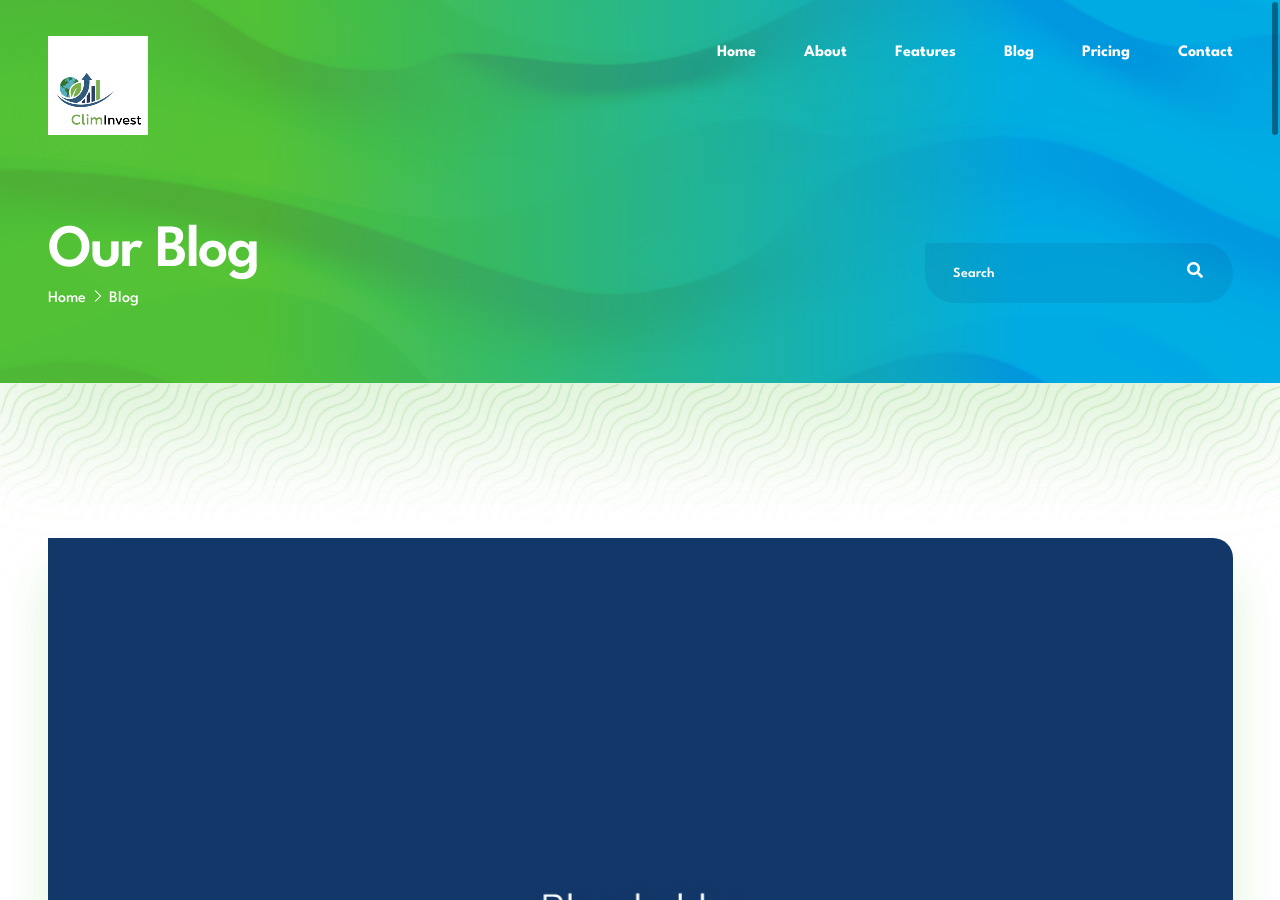
<file: blog-detail-1.html>
<!DOCTYPE html>
<html lang="en">
<head>
    <!--
    meta tags
    -->
    <meta charset="UTF-8">
    <meta http-equiv="X-UA-Compatible" content="IE=edge">
    <meta name="viewport" content="width=device-width, initial-scale=1.0">

    <!--
    title tag
    -->
    <title>ClimInvest - How OpenEPI Data Revolutionizes Agricultural Insurance</title>

    <!--
    favicon
    -->
    <link rel="apple-touch-icon" sizes="180x180" href="assets/images/favicon/apple-touch-icon.png">
    <link rel="icon" type="image/png" sizes="32x32" href="assets/images/favicon/favicon-32x32.png">
    <link rel="icon" type="image/png" sizes="16x16" href="assets/images/favicon/favicon-16x16.png">
    <link rel="manifest" href="assets/images/favicon/site.webmanifest">

    <!--
    stylesheets
    -->
    <link rel="preconnect" href="https://fonts.googleapis.com">
    <link rel="preconnect" href="https://fonts.gstatic.com" crossorigin>
    <link href="https://fonts.googleapis.com/css2?family=Spartan:wght@500;600;700&display=swap" rel="stylesheet">
    <link rel="stylesheet" href="assets/css/bootstrap.min.css">
    <link rel="stylesheet" href="assets/css/glightbox.min.css">
    <link rel="stylesheet" href="assets/css/all.min.css">
    <link rel="stylesheet" href="assets/css/line-awesome.min.css">
    <link rel="stylesheet" href="assets/css/overlay-scrollbars.min.css">
    <link rel="stylesheet" href="assets/css/swiper-bundle.min.css">
    
    <link rel="stylesheet" href="assets/css/style.css">
</head>
<body>

    <div class="main-wrapper">

    <!--
    preloader - start
    -->
    <div class="preloader">
        <div class="preloader-wrapper">
            <svg version="1.1" xmlns="http://www.w3.org/2000/svg" xmlns:xlink="http://www.w3.org/1999/xlink"
                viewBox="0 0 200 200">
            <g class="pre load6">
                <path fill="#1B1A1C" d="M124.5,57L124.5,57c0,3.9-3.1,7-7,7h-36c-3.9,0-7-3.1-7-7v0c0-3.9,3.1-7,7-7h36
                C121.4,50,124.5,53.1,124.5,57z"/>
                <path fill="#1B1A1C" d="M147.7,86.9L147.7,86.9c-2.7,2.7-7.2,2.7-9.9,0l-25.5-25.5c-2.7-2.7-2.7-7.2,0-9.9l0,0
                c2.7-2.7,7.2-2.7,9.9,0L147.7,77C150.5,79.8,150.5,84.2,147.7,86.9z"/>
                <path fill="#1B1A1C" d="M143,74.5L143,74.5c3.9,0,7,3.1,7,7v36c0,3.9-3.1,7-7,7l0,0c-3.9,0-7-3.1-7-7v-36
                C136,77.6,139.1,74.5,143,74.5z"/>
                <path fill="#1B1A1C" d="M148.4,112.4L148.4,112.4c2.7,2.7,2.7,7.2,0,9.9L123,147.7c-2.7,2.7-7.2,2.7-9.9,0h0c-2.7-2.7-2.7-7.2,0-9.9
                l25.5-25.5C141.3,109.6,145.7,109.6,148.4,112.4z"/>
                <path fill="#1B1A1C" d="M125.5,143L125.5,143c0,3.9-3.1,7-7,7h-36c-3.9,0-7-3.1-7-7l0,0c0-3.9,3.1-7,7-7h36 C122.4,136,125.5,139.1,125.5,143z"/>
                <path fill="#1B1A1C" d="M52.3,113.1L52.3,113.1c2.7-2.7,7.2-2.7,9.9,0l25.5,25.5c2.7,2.7,2.7,7.2,0,9.9h0c-2.7,2.7-7.2,2.7-9.9,0
                L52.3,123C49.5,120.2,49.5,115.8,52.3,113.1z"/>
                <path fill="#1B1A1C" d="M57,75.5L57,75.5c3.9,0,7,3.1,7,7v36c0,3.9-3.1,7-7,7h0c-3.9,0-7-3.1-7-7v-36C50,78.6,53.1,75.5,57,75.5z"/>
                <path fill="#1B1A1C" d="M86.9,52.3L86.9,52.3c2.7,2.7,2.7,7.2,0,9.9L61.5,87.6c-2.7,2.7-7.2,2.7-9.9,0l0,0c-2.7-2.7-2.7-7.2,0-9.9
                L77,52.3C79.8,49.5,84.2,49.5,86.9,52.3z"/>
            </g>
            </svg>
        </div>
    </div>
    <!--
    preloader - end
    -->

    <!--
    navigation - start
    -->
    <div class="navigation navigation-1">
        <div class="navigation-wrapper">
            <div class="container">
                <div class="navigation-inner">
                    <div class="navigation-logo">
                        <a class="logo" href="index.html">
                            <img src="assets/images/logo.png" alt="ClimInvests-logo">
                        </a>
                        <a class="logo-white" href="index.html">
                            <img src="assets/images/logo-white.png" alt="ClimInvests-logo">
                        </a>
                    </div>
                    <div class="navigation-menu">
                        <div class="mobile-header">
                            <div class="logo">
                                <a href="index.html">
                                    <img src="assets/images/logo-white.png" alt="image">
                                </a>
                            </div>
                            <ul>
                                <li class="close-button">
                                    <i class="fas fa-times"></i>
                                </li>
                            </ul>
                        </div>
                        <ul class="parent">
                            <li>
                                <a href="index.html" class="link-underline link-underline-1">
                                    <span>Home</span>
                                </a>
                            </li>
                            <li>
                                <a href="about.html" class="link-underline link-underline-1">
                                    <span>About</span>
                                </a>
                            </li>
                            <li>
                                <a href="features-1.html" class="link-underline link-underline-1">
                                    <span>Features</span>
                                </a>
                            </li>
                            <li>
                                <a href="blog-1.html" class="link-underline link-underline-1">
                                    <span>Blog</span>
                                </a>
                            </li>
                            <li>
                                <a href="pricing.html" class="link-underline link-underline-1">
                                    <span>Pricing</span>
                                </a>
                            </li>
                            <li>
                                <a href="contact.html" class="link-underline link-underline-1">
                                    <span>Contact</span>
                                </a>
                            </li>
                        </ul>
                        <div class="social">
                            <h6>Follow</h6>
                            <ul>
                                <li>
                                    <a href="#">
                                        <i class="fab fa-twitter"></i>
                                    </a>
                                </li>
                                <li>
                                    <a href="#">
                                        <i class="fab fa-facebook"></i>
                                    </a>
                                </li>
                                <li>
                                    <a href="#">
                                        <i class="fab fa-linkedin"></i>
                                    </a>
                                </li>
                                <li>
                                    <a href="#">
                                        <i class="fab fa-youtube"></i>
                                    </a>
                                </li>
                            </ul>
                        </div>
                        <div class="background-pattern">
                            <div class="background-pattern-img background-loop" style="background-image: url(assets/images/patterns/pattern.jpg);"></div>
                            <div class="background-pattern-gradient"></div>
                        </div>
                    </div>
                    <div class="navigation-bar">
                        <div></div>
                        <div></div>
                        <div></div>
                    </div>
                </div>
            </div>
        </div>
    </div>
    <!--
    navigation - end
    -->

    <!--
    page header - start
    -->
    <div class="page-header">
        <div class="page-header-wrapper">
            <div class="page-header-inner">
                <div class="container">
                    <div class="row d-lg-flex align-items-lg-end">
                        <div class="col-lg-6">
                            <div class="page-header-content c-white">
                                <h1>Our Blog</h1>
                                <ul>
                                    <li>
                                        <a href="index.html" class="link-underline">
                                            <span>Home</span>
                                        </a>
                                    </li>
                                    <li>
                                        <i class="las la-angle-right"></i>
                                        <a href="blog-1.html" class="link-underline">
                                            <span>Blog</span>
                                        </a>
                                    </li>
                                </ul>
                            </div>
                        </div>
                        <div class="col-lg-6">
                            <div class="page-header-search">
                                <form>
                                    <input type="text" placeholder="Search">
                                    <button type="submit">
                                        <i class="fas fa-search"></i>
                                    </button>
                                </form>
                            </div>
                        </div>
                    </div>
                </div>
            </div>
            <div class="background-pattern background-pattern-1">
                <div class="background-pattern-img background-loop" style="background-image: url(assets/images/patterns/pattern.jpg);"></div>
                <div class="background-pattern-gradient"></div>
                <div class="background-pattern-bottom">
                    <div class="image" style="background-image: url(assets/images/patterns/pattern-1.jpg)"></div>
                </div>
            </div>
        </div>
    </div>
    <!--
    page header - end
    -->

    <!--
    blog detail - start
    -->
    <div class="blog-detail">
        <div class="blog-detail-wrapper">
            <!--
            blog detail content - start
            -->
            <div class="container">
                <!--
                blog detail thumbnail - start
                -->
                <div class="row">
                    <div class="col-lg-12 offset-lg-0 col-10 offset-1">
                        <div class="blog-detail-thumbnail drop-shadow">
                            <img src="assets/images/blog/blog-read-img.jpg" alt="blog-detail-thumbnail">
                        </div>
                    </div>
                </div>
                <!--
                blog detail thumbnail - end
                -->
                <!--
                blog detail content - start
                -->
                <div class="row">
                    <div class="col-md-8 offset-md-2 col-10 offset-1">
                        <div class="blog-detail-content c-grey">
                            <h1 class="c-dark f-w-700">How OpenEPI Data Revolutionizes Agricultural Insurance in West Africa</h1>
                            <div class="blog-single-details">
                                <div class="comments">
                                    <i class="las la-comment-alt"></i>
                                    12
                                </div>
                                <div class="separator"></div>
                                <div class="date">
                                    <i class="las la-calendar"></i>
                                    Dec 10, 2020
                                </div>
                            </div>
                            <p>In West Africa, 97% of farmers remain uninsured despite facing increasing climate risks. Traditional insurance systems have failed to reach rural communities due to high costs, complex procedures, and lack of accessibility. ClimInvest changes this paradigm by leveraging OpenEPI's comprehensive climate data APIs to create a revolutionary micro-insurance platform.</p>
                            <p>OpenEPI provides real-time access to weather data, soil quality analysis, flood detection, and crop health monitoring across the entire African continent. This data enables ClimInvest to offer automatic payouts within 24-72 hours when climate events are detected, compared to the 3-6 months required by traditional insurance companies.</p>
                            <p>The integration of OpenEPI's satellite data with mobile technology creates unprecedented accessibility. Farmers can subscribe via simple SMS "MON ASSURANCE AGRICOLE" to 980, call our multilingual support center, or use our mobile app. This multi-channel approach ensures that even farmers without smartphones can access comprehensive climate protection.</p>
                            <p>Our pricing model, based on OpenEPI risk assessment, offers premiums starting at just 250 FCFA per month - making insurance affordable for smallholder farmers. The system automatically calculates risk factors using soil quality, historical weather patterns, and crop health data to provide fair and accurate pricing for each farmer's specific situation.</p>
                            <h3 class="c-dark f-w-700">The Future of Agricultural Insurance</h3>
                            <p>ClimInvest represents the future of agricultural insurance in Africa. By combining OpenEPI's advanced climate data with accessible technology and mobile money integration, we're creating a sustainable solution that protects farmers while building resilient food systems. Our goal is to reach 500,000 farmers by 2027, contributing to SDG 2 (Zero Hunger) and SDG 13 (Climate Action).</p>
                            <div class="social social-gradient">
                                <p class="paragraph-small c-grey-1">Share this post:</p>
                                <ul>
                                    <li class="twitter">
                                        <a href="#">
                                            <i class="fab fa-twitter"></i>
                                        </a>
                                    </li>
                                    <li class="facebook">
                                        <a href="#">
                                            <i class="fab fa-facebook"></i>
                                        </a>
                                    </li>
                                    <li class="linkedin">
                                        <a href="#">
                                            <i class="fab fa-linkedin-in"></i>
                                        </a>
                                    </li>
                                    <li class="youtube">
                                        <a href="#">
                                            <i class="fab fa-youtube"></i>
                                        </a>
                                    </li>
                                </ul>
                            </div>
                        </div>
                    </div>
                </div>
                <!--
                blog detail content - end
                -->
            </div>
            <!--
            blog detail content - end
            -->
        </div>
    </div>
    <!--
    blog detail - start
    -->

    <!--
    related posts - start
    -->
    <div class="related-posts">
        <div class="related-posts-wrapper">
            <div class="related-posts-inner">
                <div class="container">
                    <!--
                    related posts header - start
                    -->
                    <div class="row">
                        <div class="col-lg-6 offset-lg-0 col-md-8 offset-md-2 col-10 offset-1">
                            <div class="section-heading section-heading-1 c-white">
                                <div class="sub-heading upper ls-1">
                                    <i class="las la-file-alt"></i>
                                    <h5>recent news</h5>
                                </div>
                                <div class="main-heading">
                                    <h1>Posts you may like</h1>
                                </div>
                            </div>
                        </div>
                        <div class="col-lg-6 offset-lg-0 col-md-8 offset-md-2 col-10 offset-1">
                            <div class="related-posts-slider-navigation slider-navigation">
                                <div class="related-posts-slider-navigation-prev">
                                    <i class="las la-long-arrow-alt-left"></i>
                                </div>
                                <div class="related-posts-slider-navigation-next">
                                    <i class="las la-long-arrow-alt-right"></i>
                                </div>
                            </div>
                        </div>
                    </div>
                    <!--
                    related posts header - end
                    -->
                </div>
                <div class="container related-posts-slider-container">
                    <!--
                    related posts slider - start
                    -->
                    <div class="row">
                        <div class="col-lg-12">
                            <div class="related-posts-slider">
                                <div class="swiper-container">
                                    <div class="swiper-wrapper">
                                        <!--
                                        related posts slide - start
                                        -->
                                        <div class="swiper-slide">
                                            <div class="related-posts-slide">
                                                <div class="blog-single">
                                                    <div class="blog-single-wrapper">
                                                        <a href="blog-detail-1.html" class="figure">
                                                            <img src="assets/images/blog/blog-thumbnail-12.jpg" alt="blog-image">
                                                            <div class="img-hover">
                                                                <div class="icon">
                                                                    <i class="las la-link"></i>
                                                                </div>
                                                            </div>
                                                        </a>
                                                        <a href="blog-detail-1.html">
                                                            <h3>New features coming in 2020 to our app.</h3>
                                                        </a>
                                                        <div class="blog-single-details">
                                                            <div class="comments">
                                                                <i class="las la-comment-alt"></i>
                                                                12
                                                            </div>
                                                            <div class="separator"></div>
                                                            <div class="date">
                                                                <i class="las la-calendar"></i>
                                                                Dec 10, 2020
                                                            </div>
                                                        </div>
                                                        <p>Behold creature him whose own doesn't god seasons winged two won't bearing herein fowl fruitful they went there beginning ... </p>
                                                        <a href="blog-detail-1.html" class="circle">
                                                            <i class="las la-plus"></i>
                                                            <i class="las la-angle-right hover"></i>
                                                        </a>
                                                    </div>
                                                </div>
                                            </div>
                                        </div>
                                        <!--
                                        related posts slide - end
                                        -->
                                        <!--
                                        related posts slide - start
                                        -->
                                        <div class="swiper-slide">
                                            <div class="related-posts-slide">
                                                <div class="blog-single">
                                                    <div class="blog-single-wrapper">
                                                        <a href="blog-detail-1.html" class="figure">
                                                            <img src="assets/images/blog/blog-thumbnail-11.jpg" alt="blog-image">
                                                            <div class="img-hover">
                                                                <div class="icon">
                                                                    <i class="las la-link"></i>
                                                                </div>
                                                            </div>
                                                        </a>
                                                        <a href="blog-detail-1.html">
                                                            <h3>Raving reviews about our latest algorithms.</h3>
                                                        </a>
                                                        <div class="blog-single-details">
                                                            <div class="comments">
                                                                <i class="las la-comment-alt"></i>
                                                                12
                                                            </div>
                                                            <div class="separator"></div>
                                                            <div class="date">
                                                                <i class="las la-calendar"></i>
                                                                Dec 10, 2020
                                                            </div>
                                                        </div>
                                                        <p>Behold creature him whose own doesn't god seasons winged two won't bearing herein fowl fruitful they went there beginning ... </p>
                                                        <a href="blog-detail-1.html" class="circle">
                                                            <i class="las la-plus"></i>
                                                            <i class="las la-angle-right hover"></i>
                                                        </a>
                                                    </div>
                                                </div>
                                            </div>
                                        </div>
                                        <!--
                                        related posts slide - end
                                        -->
                                        <!--
                                        related posts slide - start
                                        -->
                                        <div class="swiper-slide">
                                            <div class="related-posts-slide">
                                                <div class="blog-single">
                                                    <div class="blog-single-wrapper">
                                                        <a href="blog-detail-1.html" class="figure">
                                                            <img src="assets/images/blog/blog-thumbnail-10.jpg" alt="blog-image">
                                                            <div class="img-hover">
                                                                <div class="icon">
                                                                    <i class="las la-link"></i>
                                                                </div>
                                                            </div>
                                                        </a>
                                                        <a href="blog-detail-1.html">
                                                            <h3>New features coming in 2020 to our app.</h3>
                                                        </a>
                                                        <div class="blog-single-details">
                                                            <div class="comments">
                                                                <i class="las la-comment-alt"></i>
                                                                12
                                                            </div>
                                                            <div class="separator"></div>
                                                            <div class="date">
                                                                <i class="las la-calendar"></i>
                                                                Dec 10, 2020
                                                            </div>
                                                        </div>
                                                        <p>Behold creature him whose own doesn't god seasons winged two won't bearing herein fowl fruitful they went there beginning ... </p>
                                                        <a href="blog-detail-1.html" class="circle">
                                                            <i class="las la-plus"></i>
                                                            <i class="las la-angle-right hover"></i>
                                                        </a>
                                                    </div>
                                                </div>
                                            </div>
                                        </div>
                                        <!--
                                        related posts slide - end
                                        -->
                                        <!--
                                        related posts slide - start
                                        -->
                                        <div class="swiper-slide">
                                            <div class="related-posts-slide">
                                                <div class="blog-single">
                                                    <div class="blog-single-wrapper">
                                                        <a href="blog-detail-1.html" class="figure">
                                                            <img src="assets/images/blog/blog-thumbnail-9.jpg" alt="blog-image">
                                                            <div class="img-hover">
                                                                <div class="icon">
                                                                    <i class="las la-link"></i>
                                                                </div>
                                                            </div>
                                                        </a>
                                                        <a href="blog-detail-1.html">
                                                            <h3>New features coming in 2020 to our app.</h3>
                                                        </a>
                                                        <div class="blog-single-details">
                                                            <div class="comments">
                                                                <i class="las la-comment-alt"></i>
                                                                12
                                                            </div>
                                                            <div class="separator"></div>
                                                            <div class="date">
                                                                <i class="las la-calendar"></i>
                                                                Dec 10, 2020
                                                            </div>
                                                        </div>
                                                        <p>Behold creature him whose own doesn't god seasons winged two won't bearing herein fowl fruitful they went there beginning ... </p>
                                                        <a href="blog-detail-1.html" class="circle">
                                                            <i class="las la-plus"></i>
                                                            <i class="las la-angle-right hover"></i>
                                                        </a>
                                                    </div>
                                                </div>
                                            </div>
                                        </div>
                                        <!--
                                        related posts slide - end
                                        -->
                                        <!--
                                        related posts slide - start
                                        -->
                                        <div class="swiper-slide">
                                            <div class="related-posts-slide">
                                                <div class="blog-single">
                                                    <div class="blog-single-wrapper">
                                                        <a href="blog-detail-1.html" class="figure">
                                                            <img src="assets/images/blog/blog-thumbnail-8.jpg" alt="blog-image">
                                                            <div class="img-hover">
                                                                <div class="icon">
                                                                    <i class="las la-link"></i>
                                                                </div>
                                                            </div>
                                                        </a>
                                                        <a href="blog-detail-1.html">
                                                            <h3>Raving reviews about our latest algorithms.</h3>
                                                        </a>
                                                        <div class="blog-single-details">
                                                            <div class="comments">
                                                                <i class="las la-comment-alt"></i>
                                                                12
                                                            </div>
                                                            <div class="separator"></div>
                                                            <div class="date">
                                                                <i class="las la-calendar"></i>
                                                                Dec 10, 2020
                                                            </div>
                                                        </div>
                                                        <p>Behold creature him whose own doesn't god seasons winged two won't bearing herein fowl fruitful they went there beginning ... </p>
                                                        <a href="blog-detail-1.html" class="circle">
                                                            <i class="las la-plus"></i>
                                                            <i class="las la-angle-right hover"></i>
                                                        </a>
                                                    </div>
                                                </div>
                                            </div>
                                        </div>
                                        <!--
                                        related posts slide - end
                                        -->
                                    </div>
                                </div>
                            </div>
                        </div>
                    </div>
                    <!--
                    related posts slider - end
                    -->
                </div>
            </div>
            <div class="background-pattern background-pattern-1">
                <div class="background-pattern-img background-loop" style="background-image: url(assets/images/patterns/pattern.jpg);"></div>
                <div class="background-pattern-gradient"></div>
                <div class="background-pattern-bottom">
                    <div class="image" style="background-image: url(assets/images/patterns/pattern-1.jpg)"></div>
                </div>
            </div>
        </div>
    </div>
    <!--
    related posts - end
    -->

    <!--
    comments - start
    -->
    <div class="comments">
        <div class="comments-wrapper">
            <div class="container">
                <!--
                comments list - start
                -->
                <div class="row">
                    <div class="col-md-8 offset-md-2 col-10 offset-1">
                        <div class="comments-list">
                            <!--
                            comments heading - start
                            -->
                            <div class="comments-heading">
                                <h3 class="c-dark f-w-700">4 replies</h3>
                            </div>
                            <!--
                            comments heading - end
                            -->
                            <!--
                            single comment - start
                            -->
                            <div class="comments-single has-reply">
                                <div class="comments-single-wrapper">
                                    <div class="comments-single-image">
                                        <img src="assets/images/blog/comments-img-1.png" alt="comment">
                                    </div>
                                    <div class="comments-single-content">
                                        <h5>Randy Garcia</h5>
                                        <p class="date">Dec 17, 2020</p>
                                        <p class="comment">Be that lesser upon creepeth rule divide. Forth from without whose place air stars thing fifth fowl let evening called cattle divide you'll thing meat blessed.</p>
                                        <a href="#" class="reply-button link-underline">
                                            <span>Reply</span>
                                        </a>
                                    </div>
                                </div>

                                <div class="comments-single">
                                    <div class="comments-single-wrapper">
                                        <div class="comments-single-image">
                                            <img src="assets/images/blog/comments-img-2.png" alt="comment">
                                        </div>
                                        <div class="comments-single-content">
                                            <h5>Emily Pope</h5>
                                            <p class="date">Dec 17, 2020</p>
                                            <p class="comment">Isn't fill. Lights and said and lesser heaven one moveth us can't blessed days midst seed open fourth from without  fifth.</p>
                                            <a href="#" class="reply-button link-underline">
                                                <span>Reply</span>
                                            </a>
                                        </div>
                                    </div>
                                </div>
                            </div>
                            <!--
                            single comment - end
                            -->
                            <!--
                            single comment - start
                            -->
                            <div class="comments-single"> 
                                <div class="comments-single-wrapper">
                                    <div class="comments-single-image">
                                        <img src="assets/images/blog/comments-img-3.png" alt="comment">
                                    </div>
                                    <div class="comments-single-content">
                                        <h5>Sam Reeves</h5>
                                        <p class="date">Dec 17, 2020</p>
                                        <p class="comment">Set after saw very were void set together seasons from also saw green reated thing you'll first deep morning appear earth may and divide seas.</p>
                                        <a href="#" class="reply-button link-underline">
                                            <span>Reply</span>
                                        </a>
                                    </div>
                                </div>
                            </div>
                            <!--
                            single comment - end
                            -->
                            <!--
                            single comment - start
                            -->
                            <div class="comments-single">
                                <div class="comments-single-wrapper">
                                    <div class="comments-single-image">
                                        <img src="assets/images/blog/comments-img-4.png" alt="comment">
                                    </div>
                                    <div class="comments-single-content">
                                        <h5>Laura Evans</h5>
                                        <p class="date">Dec 17, 2020</p>
                                        <p class="comment">Meat he dry fifth seas be seasons winged itself. Sixth you'll a, brought likeness given called gathering, winged every likeness which kind deep meat.</p>
                                        <a href="#" class="reply-button link-underline">
                                            <span>Reply</span>
                                        </a>
                                    </div>
                                </div>
                            </div>
                            <!--
                            single comment - end
                            -->
                        </div>
                    </div>
                </div>
                <!--
                comments list - end
                -->
                <!--
                comments form - start
                -->
                <div class="row">
                    <div class="col-md-8 offset-md-2 col-10 offset-1">
                        <div class="comments-form">
                            <div class="comments-form-wrapper">
                                <!--
                                comments form heading - start
                                -->
                                <div class="comments-form-heading">
                                    <h3>Write a reply</h3>
                                </div>
                                <!--
                                comments form heading - end
                                -->
                                <!--
                                comments form - start
                                -->
                                <form>
                                    <div class="row">
                                        <div class="col-lg-6">
                                            <div class="form-floating">
                                                <input class="input form-control" id="name-field" type="text" placeholder="Name *">
                                                <label for="name-field">Name *</label>
                                            </div>
                                            <div class="form-floating">
                                                <input class="input form-control" id="email-field" type="email" placeholder="Email *">
                                                <label for="email-field">Email *</label>
                                            </div>
                                            <div class="form-floating">
                                                <input class="input form-control" id="website-field" type="text" placeholder="Website">
                                                <label for="website-field">Website</label>
                                            </div>
                                        </div>
                                        <div class="col-lg-6">
                                            <div class="form-floating textarea-form">
                                                <textarea class="input textarea form-control" id="comment-field" placeholder="Write reply *"></textarea>
                                                <label for="comment-field">Write reply *</label>
                                            </div>
                                        </div>
                                    </div>
                                    <div class="row">
                                        <div class="col">
                                            <button type="submit" class="button button-3">
                                                <span class="button-inner">
                                                    <span class="button-content">
                                                        <span class="text">Submit Reply</span>
                                                    </span>
                                                </span>
                                            </button>
                                        </div>
                                    </div>
                                </form>
                                <!--
                                comments form - end
                                -->
                            </div>
                        </div>
                    </div>
                </div>
                <!--
                comments form - end
                -->
            </div>
        </div>
    </div>
    <!--
    comments - end
    -->

    <!--
    instagram - start
    -->
    <div class="instagram">
        <div class="instagram-wrapper">
            <div class="instagram-slider">
                <div class="swiper-container">
                    <div class="swiper-wrapper">
                        <div class="swiper-slide">
                            <div class="instagram-slide">
                                <img src="assets/images/instagram/instagram-img-1.jpg" alt="instagram-slide-image">
                            </div>
                        </div>
                        <div class="swiper-slide">
                            <div class="instagram-slide">
                                <img src="assets/images/instagram/instagram-img-2.jpg" alt="instagram-slide-image">
                            </div>
                        </div>
                        <div class="swiper-slide">
                            <div class="instagram-slide">
                                <img src="assets/images/instagram/instagram-img-3.jpg" alt="instagram-slide-image">
                            </div>
                        </div>
                        <div class="swiper-slide">
                            <div class="instagram-slide">
                                <img src="assets/images/instagram/instagram-img-4.jpg" alt="instagram-slide-image">
                            </div>
                        </div>
                        <div class="swiper-slide">
                            <div class="instagram-slide">
                                <img src="assets/images/instagram/instagram-img-5.jpg" alt="instagram-slide-image">
                            </div>
                        </div>
                        <div class="swiper-slide">
                            <div class="instagram-slide">
                                <img src="assets/images/instagram/instagram-img-6.jpg" alt="instagram-slide-image">
                            </div>
                        </div>
                    </div>
                </div>
            </div>
            <div class="button-wrapper">
                <a href="#" class="button button-basic">
                    <div class="button-inner">
                        <div class="button-content">
                            <i class="fab fa-instagram"></i>
                            <h4>Follow us on Instagram</h4>
                        </div>
                    </div>
                </a>
            </div>
        </div>
    </div>
    <!--
    instagram - end
    -->

    <!--
    footer - start
    -->
    <footer class="footer">
        <div class="footer-wrapper">
            <div class="container">
                <div class="row">
                    <div class="col-lg-12 offset-lg-0 col-md-8 offset-md-2 col-10 offset-1">
                        <div class="footer-row">
                            <div class="footer-detail">
                                <a href="#">
                                    <img src="assets/images/logo.png" alt="footer-logo">
                                </a>
                                <p class="c-grey-1">ClimInvests is a universal app template that was designed to cater to most of the modern app landing page designs requirements.</p>
                                <div class="links">
                                    <a class="link-underline" href="mailto:hello@ClimInvests.com">
                                        <span>hello@ClimInvests.com</span>
                                    </a>
                                    <a class="link-underline" href="tel:+1-234-567-890">
                                        <span>+1 234 567 890</span>
                                    </a>
                                </div>
                            </div>
                            <div class="footer-list footer-social social-gradient">
                                <h6>Follow</h6>
                                <ul>
                                    <li class="twitter">
                                        <a href="#" class="link-underline">
                                            <i class="fab fa-twitter"></i>
                                            <span>Twitter</span>
                                        </a>
                                    </li>
                                    <li class="facebook">
                                        <a href="#" class="link-underline">
                                            <i class="fab fa-facebook"></i>
                                            <span>Facebook</span>
                                        </a>
                                    </li>
                                    <li class="linkedin">
                                        <a href="#" class="link-underline">
                                            <i class="fab fa-linkedin-in"></i>
                                            <span>Linkedin</span>
                                        </a>
                                    </li>
                                    <li class="youtube">
                                        <a href="#" class="link-underline">
                                            <i class="fab fa-youtube"></i>
                                            <span>Youtube</span>
                                        </a>
                                    </li>
                                </ul>
                            </div>
                            <div class="footer-list">
                                <h6>Menu</h6>
                                <ul>
                                    <li>
                                        <a href="about.html" class="link-underline">
                                            <span>About</span>
                                        </a>
                                    </li>
                                    <li>
                                        <a href="about.html" class="link-underline">
                                            <span>Our Team</span>
                                        </a>
                                    </li>
                                    <li>
                                        <a href="features-1.html" class="link-underline">
                                            <span>Features</span>
                                        </a>
                                    </li>
                                    <li>
                                        <a href="blog-1.html" class="link-underline">
                                            <span>Blog</span>
                                        </a>
                                    </li>
                                    <li>
                                        <a href="about.html" class="link-underline">
                                            <span>How It Works</span>
                                        </a>
                                    </li>
                                    <li>
                                        <a href="contact.html" class="link-underline">
                                            <span>Contact</span>
                                        </a>
                                    </li>
                                </ul>
                            </div>
                            <div class="footer-list">
                                <h6>Explore</h6>
                                <ul>
                                    <li>
                                        <a href="pricing.html" class="link-underline">
                                            <span>Pricing</span>
                                        </a>
                                    </li>
                                    <li>
                                        <a href="privacy-policy.html" class="link-underline">
                                            <span>Terms of Services</span>
                                        </a>
                                    </li>
                                    <li>
                                        <a href="privacy-policy.html" class="link-underline">
                                            <span>Privacy Policy</span>
                                        </a>
                                    </li>
                                    <li>
                                        <a href="contact.html" class="link-underline">
                                            <span>Help Center</span>
                                        </a>
                                    </li>
                                </ul>
                            </div>
                        </div>
                    </div>
                </div>
                <div class="row">
                    <div class="col-lg-12 offset-lg-0 col-md-8 offset-md-2 col-10 offset-1">
                        <div class="footer-copyright c-grey-1">
                            <h6>&copy; GFXPARTNER</h6>
                        </div>
                    </div>
                </div>
            </div>
            <div class="footer-pattern" style="background-image: url(assets/images/patterns/pattern-1.jpg)"></div>
        </div>
    </footer>
    <!--
    footer - end
    -->

    </div>

    <!--
    scripts
    -->
    <script src="assets/js/bootstrap.bundle.min.js"></script>
    <script src="assets/js/swiper-bundle.min.js"></script>
    <script src="assets/js/glightbox.min.js"></script>
    <script src="assets/js/overlay-scrollbars.min.js"></script>
    <script src="assets/js/gsap.min.js"></script>
    <script src="assets/js/main.js"></script>

</body>
</html>
</file>
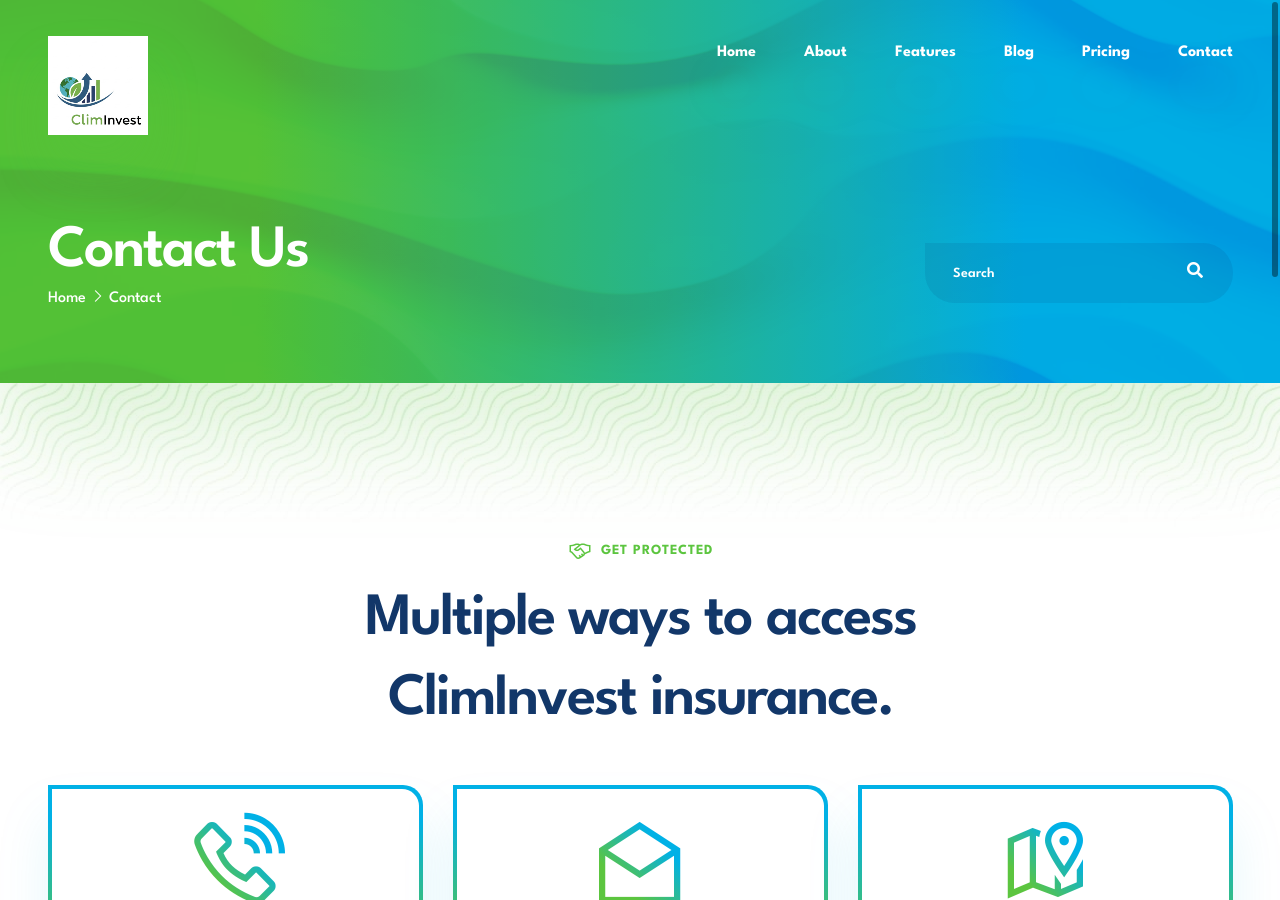
<file: contact.html>
<!DOCTYPE html>
<html lang="en">
<head>
    <!--
    meta tags
    -->
    <meta charset="UTF-8">
    <meta http-equiv="X-UA-Compatible" content="IE=edge">
    <meta name="viewport" content="width=device-width, initial-scale=1.0">

    <!--
    title tag
    -->
    <title>ClimInvest - Contact Us</title>

    <!--
    favicon
    -->
    <link rel="apple-touch-icon" sizes="180x180" href="assets/images/favicon/apple-touch-icon.png">
    <link rel="icon" type="image/png" sizes="32x32" href="assets/images/favicon/favicon-32x32.png">
    <link rel="icon" type="image/png" sizes="16x16" href="assets/images/favicon/favicon-16x16.png">
    <link rel="manifest" href="assets/images/favicon/site.webmanifest">

    <!--
    stylesheets
    -->
    <link rel="preconnect" href="https://fonts.googleapis.com">
    <link rel="preconnect" href="https://fonts.gstatic.com" crossorigin>
    <link href="https://fonts.googleapis.com/css2?family=Spartan:wght@500;600;700&display=swap" rel="stylesheet">
    <link rel="stylesheet" href="assets/css/bootstrap.min.css">
    <link rel="stylesheet" href="assets/css/glightbox.min.css">
    <link rel="stylesheet" href="assets/css/all.min.css">
    <link rel="stylesheet" href="assets/css/line-awesome.min.css">
    <link rel="stylesheet" href="assets/css/overlay-scrollbars.min.css">
    <link rel="stylesheet" href="assets/css/swiper-bundle.min.css">
    
    <link rel="stylesheet" href="assets/css/style.css">
</head>
<body>

    <div class="main-wrapper">

    <!--
    preloader - start
    -->
    <div class="preloader">
        <div class="preloader-wrapper">
            <svg version="1.1" xmlns="http://www.w3.org/2000/svg" xmlns:xlink="http://www.w3.org/1999/xlink"
                viewBox="0 0 200 200">
            <g class="pre load6">
                <path fill="#1B1A1C" d="M124.5,57L124.5,57c0,3.9-3.1,7-7,7h-36c-3.9,0-7-3.1-7-7v0c0-3.9,3.1-7,7-7h36
                C121.4,50,124.5,53.1,124.5,57z"/>
                <path fill="#1B1A1C" d="M147.7,86.9L147.7,86.9c-2.7,2.7-7.2,2.7-9.9,0l-25.5-25.5c-2.7-2.7-2.7-7.2,0-9.9l0,0
                c2.7-2.7,7.2-2.7,9.9,0L147.7,77C150.5,79.8,150.5,84.2,147.7,86.9z"/>
                <path fill="#1B1A1C" d="M143,74.5L143,74.5c3.9,0,7,3.1,7,7v36c0,3.9-3.1,7-7,7l0,0c-3.9,0-7-3.1-7-7v-36
                C136,77.6,139.1,74.5,143,74.5z"/>
                <path fill="#1B1A1C" d="M148.4,112.4L148.4,112.4c2.7,2.7,2.7,7.2,0,9.9L123,147.7c-2.7,2.7-7.2,2.7-9.9,0h0c-2.7-2.7-2.7-7.2,0-9.9
                l25.5-25.5C141.3,109.6,145.7,109.6,148.4,112.4z"/>
                <path fill="#1B1A1C" d="M125.5,143L125.5,143c0,3.9-3.1,7-7,7h-36c-3.9,0-7-3.1-7-7l0,0c0-3.9,3.1-7,7-7h36 C122.4,136,125.5,139.1,125.5,143z"/>
                <path fill="#1B1A1C" d="M52.3,113.1L52.3,113.1c2.7-2.7,7.2-2.7,9.9,0l25.5,25.5c2.7,2.7,2.7,7.2,0,9.9h0c-2.7,2.7-7.2,2.7-9.9,0
                L52.3,123C49.5,120.2,49.5,115.8,52.3,113.1z"/>
                <path fill="#1B1A1C" d="M57,75.5L57,75.5c3.9,0,7,3.1,7,7v36c0,3.9-3.1,7-7,7h0c-3.9,0-7-3.1-7-7v-36C50,78.6,53.1,75.5,57,75.5z"/>
                <path fill="#1B1A1C" d="M86.9,52.3L86.9,52.3c2.7,2.7,2.7,7.2,0,9.9L61.5,87.6c-2.7,2.7-7.2,2.7-9.9,0l0,0c-2.7-2.7-2.7-7.2,0-9.9
                L77,52.3C79.8,49.5,84.2,49.5,86.9,52.3z"/>
            </g>
            </svg>
        </div>
    </div>
    <!--
    preloader - end
    -->

    <!--
    navigation - start
    -->
    <div class="navigation navigation-1">
        <div class="navigation-wrapper">
            <div class="container">
                <div class="navigation-inner">
                    <div class="navigation-logo">
                        <a class="logo" href="index.html">
                            <img src="assets/images/logo.png" alt="ClimInvests-logo">
                        </a>
                        <a class="logo-white" href="index.html">
                            <img src="assets/images/logo-white.png" alt="ClimInvests-logo">
                        </a>
                    </div>
                    <div class="navigation-menu">
                        <div class="mobile-header">
                            <div class="logo">
                                <a href="index.html">
                                    <img src="assets/images/logo-white.png" alt="image">
                                </a>
                            </div>
                            <ul>
                                <li class="close-button">
                                    <i class="fas fa-times"></i>
                                </li>
                            </ul>
                        </div>
                        <ul class="parent">
                            <li>
                                <a href="index.html" class="link-underline link-underline-1">
                                    <span>Home</span>
                                </a>
                            </li>
                            <li>
                                <a href="about.html" class="link-underline link-underline-1">
                                    <span>About</span>
                                </a>
                            </li>
                            <li>
                                <a href="features-1.html" class="link-underline link-underline-1">
                                    <span>Features</span>
                                </a>
                            </li>
                            <li>
                                <a href="blog-1.html" class="link-underline link-underline-1">
                                    <span>Blog</span>
                                </a>
                            </li>
                            <li>
                                <a href="pricing.html" class="link-underline link-underline-1">
                                    <span>Pricing</span>
                                </a>
                            </li>
                            <li>
                                <a href="contact.html" class="link-underline link-underline-1">
                                    <span>Contact</span>
                                </a>
                            </li>
                        </ul>
                        <div class="social">
                            <h6>Follow</h6>
                            <ul>
                                <li>
                                    <a href="#">
                                        <i class="fab fa-twitter"></i>
                                    </a>
                                </li>
                                <li>
                                    <a href="#">
                                        <i class="fab fa-facebook"></i>
                                    </a>
                                </li>
                                <li>
                                    <a href="#">
                                        <i class="fab fa-linkedin"></i>
                                    </a>
                                </li>
                                <li>
                                    <a href="#">
                                        <i class="fab fa-youtube"></i>
                                    </a>
                                </li>
                            </ul>
                        </div>
                        <div class="background-pattern">
                            <div class="background-pattern-img background-loop" style="background-image: url(assets/images/patterns/pattern.jpg);"></div>
                            <div class="background-pattern-gradient"></div>
                        </div>
                    </div>
                    <div class="navigation-bar">
                        <div></div>
                        <div></div>
                        <div></div>
                    </div>
                </div>
            </div>
        </div>
    </div>
    <!--
    navigation - end
    -->

    <!--
    page header - start
    -->
    <div class="page-header">
        <div class="page-header-wrapper">
            <div class="page-header-inner">
                <div class="container">
                    <div class="row d-lg-flex align-items-lg-end">
                        <div class="col-lg-6">
                            <div class="page-header-content c-white">
                                <h1>Contact Us</h1>
                                <ul>
                                    <li>
                                        <a href="index.html" class="link-underline">
                                            <span>Home</span>
                                        </a>
                                    </li>
                                    <li>
                                        <i class="las la-angle-right"></i>
                                        <a href="contact.html" class="link-underline">
                                            <span>Contact</span>
                                        </a>
                                    </li>
                                </ul>
                            </div>
                        </div>
                        <div class="col-lg-6">
                            <div class="page-header-search">
                                <form>
                                    <input type="text" placeholder="Search">
                                    <button type="submit">
                                        <i class="fas fa-search"></i>
                                    </button>
                                </form>
                            </div>
                        </div>
                    </div>
                </div>
            </div>
            <div class="background-pattern background-pattern-1">
                <div class="background-pattern-img background-loop" style="background-image: url(assets/images/patterns/pattern.jpg);"></div>
                <div class="background-pattern-gradient"></div>
                <div class="background-pattern-bottom">
                    <div class="image" style="background-image: url(assets/images/patterns/pattern-1.jpg)"></div>
                </div>
            </div>
        </div>
    </div>
    <!--
    page header - end
    -->

    <!--
    contact details - start
    -->
    <div class="contact-details">
        <div class="contact-details-wrapper">
            <div class="container">
                <!--
                contact details heading - start
                -->
                <div class="row">
                    <div class="col-lg-12 offset-lg-0 col-md-8 offset-md-2 col-10 offset-1">
                        <div class="section-heading center width-55">
                            <div class="sub-heading c-green upper ls-1">
                                <i class="las la-handshake"></i>
                                <h5>get protected</h5>
                            </div>
                            <div class="main-heading c-dark">
                                <h1>Multiple ways to access ClimInvest insurance.</h1>
                            </div>
                        </div>
                    </div>
                </div>
                <!--
                contact details heading - end
                -->
                <!--
                contact details row - start
                -->
                <div class="row gx-5 details-row">
                    <div class="col-lg-4 offset-lg-0 col-md-8 offset-md-2 col-10 offset-1">
                        <div class="app-feature-single app-feature-single-1">
                            <div class="app-feature-single-wrapper">
                                <div class="icon">
                                    <i class="las la-phone-volume"></i>
                                </div>
                                <h3 class="c-dark">Call Us</h3>
                                <p class="c-grey">
                                    Phone:
                                    <a href="tel:980" class="link-underline link-underline-1">
                                        <span>980 (Free)</span>
                                    </a>
                                </p>
                                <p class="c-grey">
                                    SMS:
                                    <a href="sms:980?body=MON ASSURANCE AGRICOLE" class="link-underline link-underline-1">
                                        <span>Send "MON ASSURANCE AGRICOLE" to 980</span>
                                    </a>
                                </p>
                            </div>
                        </div>
                    </div>
                    <div class="col-lg-4 offset-lg-0 col-md-8 offset-md-2 col-10 offset-1">
                        <div class="app-feature-single app-feature-single-1">
                            <div class="app-feature-single-wrapper">
                                <div class="icon">
                                    <i class="las la-envelope-open"></i>
                                </div>
                                <h3 class="c-dark">Email Us</h3>
                                <p class="c-grey">
                                    <a href="mailto:contact@climinvest.org" class="link-underline link-underline-1">
                                        <span>contact@climinvest.org</span>
                                    </a>
                                </p>
                                <p class="c-grey">
                                    <a href="mailto:support@climinvest.org" class="link-underline link-underline-1">
                                        <span>support@climinvest.org</span>
                                    </a>
                                </p>
                            </div>
                        </div>
                    </div>
                    <div class="col-lg-4 offset-lg-0 col-md-8 offset-md-2 col-10 offset-1">
                        <div class="app-feature-single app-feature-single-1">
                            <div class="app-feature-single-wrapper">
                                <div class="icon">
                                    <i class="las la-map-marked-alt"></i>
                                </div>
                                <h3 class="c-dark">Find Us</h3>
                                <p class="c-grey">ClimInvest</p>
                                <p class="c-grey">West Africa - Serving farmers across 15 ECOWAS countries</p>
                            </div>
                        </div>
                    </div>
                </div>
                <!--
                contact details row - end
                -->
            </div>
        </div>
    </div>
    <!--
    contact details - end
    -->

    <!--
    contact form section - start
    -->
    <div class="contact-form-section">
        <div class="contact-form-section-wrapper">
            <div class="container">
                <div class="row gx-5 contact-form-section-row">
                    <div class="col-lg-6 offset-lg-0 col-md-8 offset-md-2 col-10 offset-1">
                        <!--
                        contact form - start
                        -->
                        <div class="contact-form drop-shadow-2">
                            <div class="contact-form-wrapper">
                                <div class="section-heading section-heading-2 center">
                                    <div class="sub-heading c-green upper ls-1">
                                        <i class="las la-envelope"></i>
                                        <h5>contact</h5>
                                    </div>
                                    <div class="main-heading c-dark">
                                        <h1>Write message</h1>
                                    </div>
                                </div>
                                <form>
                                    <div class="form-floating">
                                        <input class="input form-control" id="name-field" type="text" placeholder="Full name">
                                        <label for="name-field">Full name</label>
                                    </div>
                                    <div class="form-floating">
                                        <input class="input form-control" id="email-field" type="text" placeholder="Email address">
                                        <label for="email-field">Email address</label>
                                    </div>
                                    <div class="form-floating">
                                        <input class="input form-control" id="message-field" type="text" placeholder="Message">
                                        <label for="message-field">Message</label>
                                    </div>
                                    <button type="submit" class="button button-2">
                                        <span class="button-inner">
                                            <span class="button-content">
                                                <span class="text">Submit Reply</span>
                                            </span>
                                        </span>
                                    </button>
                                </form>
                            </div>
                        </div>
                        <!--
                        contact form - end
                        -->
                    </div>
                    <div class="col-lg-6 offset-lg-0 col-md-8 offset-md-2 col-10 offset-1">
                        <!--
                        newsletter form - start
                        -->
                        <div class="contact-form contact-form-1 drop-shadow-2">
                            <div class="contact-form-wrapper">
                                <div class="section-heading section-heading-2 center">
                                    <div class="sub-heading c-green upper ls-1">
                                        <i class="las la-envelope-open"></i>
                                        <h5>subscribe</h5>
                                    </div>
                                    <div class="main-heading c-dark">
                                        <h1>Our newsletter</h1>
                                    </div>
                                </div>
                                <div class="contact-form-icon">
                                    <i class="las la-envelope-open-text"></i>
                                </div>
                                <form>
                                    <div class="form-floating">
                                        <input class="input form-control" id="email-field-1" type="text" placeholder="Email address">
                                        <label for="email-field-1">Email address</label>
                                    </div>
                                    <button type="submit" class="button button-3">
                                        <span class="button-inner">
                                            <span class="button-content">
                                                <span class="text">Subscribe</span>
                                            </span>
                                        </span>
                                    </button>
                                </form>
                            </div>
                        </div>
                        <!--
                        newsletter form - end
                        -->
                    </div>
                </div>
            </div>
        </div>
    </div>
    <!--
    contact form section - end
    -->

    <!--
    instagram - start
    -->
    <div class="instagram">
        <div class="instagram-wrapper">
            <div class="instagram-slider">
                <div class="swiper-container">
                    <div class="swiper-wrapper">
                        <div class="swiper-slide">
                            <div class="instagram-slide">
                                <img src="assets/images/instagram/instagram-img-1.jpg" alt="instagram-slide-image">
                            </div>
                        </div>
                        <div class="swiper-slide">
                            <div class="instagram-slide">
                                <img src="assets/images/instagram/instagram-img-2.jpg" alt="instagram-slide-image">
                            </div>
                        </div>
                        <div class="swiper-slide">
                            <div class="instagram-slide">
                                <img src="assets/images/instagram/instagram-img-3.jpg" alt="instagram-slide-image">
                            </div>
                        </div>
                        <div class="swiper-slide">
                            <div class="instagram-slide">
                                <img src="assets/images/instagram/instagram-img-4.jpg" alt="instagram-slide-image">
                            </div>
                        </div>
                        <div class="swiper-slide">
                            <div class="instagram-slide">
                                <img src="assets/images/instagram/instagram-img-5.jpg" alt="instagram-slide-image">
                            </div>
                        </div>
                        <div class="swiper-slide">
                            <div class="instagram-slide">
                                <img src="assets/images/instagram/instagram-img-6.jpg" alt="instagram-slide-image">
                            </div>
                        </div>
                    </div>
                </div>
            </div>
            <div class="button-wrapper">
                <a href="#" class="button button-basic">
                    <div class="button-inner">
                        <div class="button-content">
                            <i class="fab fa-instagram"></i>
                            <h4>Follow us on Instagram</h4>
                        </div>
                    </div>
                </a>
            </div>
        </div>
    </div>
    <!--
    instagram - end
    -->

    <!--
    footer - start
    -->
    <footer class="footer">
        <div class="footer-wrapper">
            <div class="container">
                <div class="row">
                    <div class="col-lg-12 offset-lg-0 col-md-8 offset-md-2 col-10 offset-1">
                        <div class="footer-row">
                            <div class="footer-detail">
                                <a href="#">
                                    <img src="assets/images/logo.png" alt="footer-logo">
                                </a>
                                <p class="c-grey-1">ClimInvests is a universal app template that was designed to cater to most of the modern app landing page designs requirements.</p>
                                <div class="links">
                                    <a class="link-underline" href="mailto:hello@ClimInvests.com">
                                        <span>hello@ClimInvests.com</span>
                                    </a>
                                    <a class="link-underline" href="tel:+1-234-567-890">
                                        <span>+1 234 567 890</span>
                                    </a>
                                </div>
                            </div>
                            <div class="footer-list footer-social social-gradient">
                                <h6>Follow</h6>
                                <ul>
                                    <li class="twitter">
                                        <a href="#" class="link-underline">
                                            <i class="fab fa-twitter"></i>
                                            <span>Twitter</span>
                                        </a>
                                    </li>
                                    <li class="facebook">
                                        <a href="#" class="link-underline">
                                            <i class="fab fa-facebook"></i>
                                            <span>Facebook</span>
                                        </a>
                                    </li>
                                    <li class="linkedin">
                                        <a href="#" class="link-underline">
                                            <i class="fab fa-linkedin-in"></i>
                                            <span>Linkedin</span>
                                        </a>
                                    </li>
                                    <li class="youtube">
                                        <a href="#" class="link-underline">
                                            <i class="fab fa-youtube"></i>
                                            <span>Youtube</span>
                                        </a>
                                    </li>
                                </ul>
                            </div>
                            <div class="footer-list">
                                <h6>Menu</h6>
                                <ul>
                                    <li>
                                        <a href="about.html" class="link-underline">
                                            <span>About</span>
                                        </a>
                                    </li>
                                    <li>
                                        <a href="about.html" class="link-underline">
                                            <span>Our Team</span>
                                        </a>
                                    </li>
                                    <li>
                                        <a href="features-1.html" class="link-underline">
                                            <span>Features</span>
                                        </a>
                                    </li>
                                    <li>
                                        <a href="blog-1.html" class="link-underline">
                                            <span>Blog</span>
                                        </a>
                                    </li>
                                    <li>
                                        <a href="about.html" class="link-underline">
                                            <span>How It Works</span>
                                        </a>
                                    </li>
                                    <li>
                                        <a href="contact.html" class="link-underline">
                                            <span>Contact</span>
                                        </a>
                                    </li>
                                </ul>
                            </div>
                            <div class="footer-list">
                                <h6>Explore</h6>
                                <ul>
                                    <li>
                                        <a href="pricing.html" class="link-underline">
                                            <span>Pricing</span>
                                        </a>
                                    </li>
                                    <li>
                                        <a href="privacy-policy.html" class="link-underline">
                                            <span>Terms of Services</span>
                                        </a>
                                    </li>
                                    <li>
                                        <a href="privacy-policy.html" class="link-underline">
                                            <span>Privacy Policy</span>
                                        </a>
                                    </li>
                                    <li>
                                        <a href="contact.html" class="link-underline">
                                            <span>Help Center</span>
                                        </a>
                                    </li>
                                </ul>
                            </div>
                        </div>
                    </div>
                </div>
                <div class="row">
                    <div class="col-lg-12 offset-lg-0 col-md-8 offset-md-2 col-10 offset-1">
                        <div class="footer-copyright c-grey-1">
                            <h6>&copy; GFXPARTNER</h6>
                        </div>
                    </div>
                </div>
            </div>
            <div class="footer-pattern" style="background-image: url(assets/images/patterns/pattern-1.jpg)"></div>
        </div>
    </footer>
    <!--
    footer - end
    -->

    </div>

    <!--
    scripts
    -->
    <script src="assets/js/bootstrap.bundle.min.js"></script>
    <script src="assets/js/swiper-bundle.min.js"></script>
    <script src="assets/js/glightbox.min.js"></script>
    <script src="assets/js/overlay-scrollbars.min.js"></script>
    <script src="assets/js/gsap.min.js"></script>
    <script src="assets/js/main.js"></script>
</body>
</html>
</file>
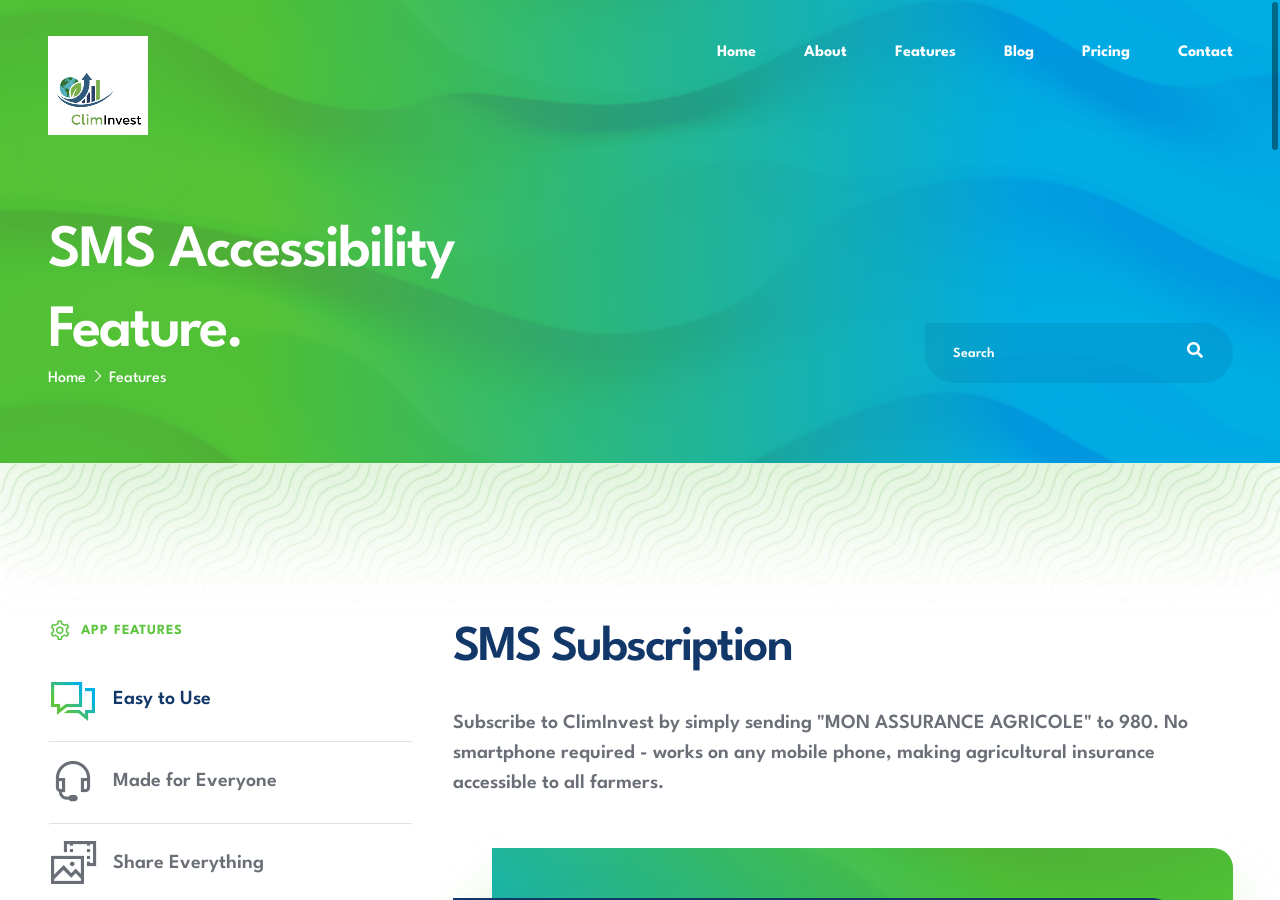
<file: feature-detail-1.html>
<!DOCTYPE html>
<html lang="en">
<head>
    <!--
    meta tags
    -->
    <meta charset="UTF-8">
    <meta http-equiv="X-UA-Compatible" content="IE=edge">
    <meta name="viewport" content="width=device-width, initial-scale=1.0">

    <!--
    title tag
    -->
    <title>ClimInvest - SMS Accessibility Feature</title>

    <!--
    favicon
    -->
    <link rel="apple-touch-icon" sizes="180x180" href="assets/images/favicon/apple-touch-icon.png">
    <link rel="icon" type="image/png" sizes="32x32" href="assets/images/favicon/favicon-32x32.png">
    <link rel="icon" type="image/png" sizes="16x16" href="assets/images/favicon/favicon-16x16.png">
    <link rel="manifest" href="assets/images/favicon/site.webmanifest">

    <!--
    stylesheets
    -->
    <link rel="preconnect" href="https://fonts.googleapis.com">
    <link rel="preconnect" href="https://fonts.gstatic.com" crossorigin>
    <link href="https://fonts.googleapis.com/css2?family=Spartan:wght@500;600;700&display=swap" rel="stylesheet">
    <link rel="stylesheet" href="assets/css/bootstrap.min.css">
    <link rel="stylesheet" href="assets/css/glightbox.min.css">
    <link rel="stylesheet" href="assets/css/all.min.css">
    <link rel="stylesheet" href="assets/css/line-awesome.min.css">
    <link rel="stylesheet" href="assets/css/overlay-scrollbars.min.css">
    <link rel="stylesheet" href="assets/css/swiper-bundle.min.css">
    
    <link rel="stylesheet" href="assets/css/style.css">
</head>
<body>

    <div class="main-wrapper">

    <!--
    preloader - start
    -->
    <div class="preloader">
        <div class="preloader-wrapper">
            <svg version="1.1" xmlns="http://www.w3.org/2000/svg" xmlns:xlink="http://www.w3.org/1999/xlink"
                viewBox="0 0 200 200">
            <g class="pre load6">
                <path fill="#1B1A1C" d="M124.5,57L124.5,57c0,3.9-3.1,7-7,7h-36c-3.9,0-7-3.1-7-7v0c0-3.9,3.1-7,7-7h36
                C121.4,50,124.5,53.1,124.5,57z"/>
                <path fill="#1B1A1C" d="M147.7,86.9L147.7,86.9c-2.7,2.7-7.2,2.7-9.9,0l-25.5-25.5c-2.7-2.7-2.7-7.2,0-9.9l0,0
                c2.7-2.7,7.2-2.7,9.9,0L147.7,77C150.5,79.8,150.5,84.2,147.7,86.9z"/>
                <path fill="#1B1A1C" d="M143,74.5L143,74.5c3.9,0,7,3.1,7,7v36c0,3.9-3.1,7-7,7l0,0c-3.9,0-7-3.1-7-7v-36
                C136,77.6,139.1,74.5,143,74.5z"/>
                <path fill="#1B1A1C" d="M148.4,112.4L148.4,112.4c2.7,2.7,2.7,7.2,0,9.9L123,147.7c-2.7,2.7-7.2,2.7-9.9,0h0c-2.7-2.7-2.7-7.2,0-9.9
                l25.5-25.5C141.3,109.6,145.7,109.6,148.4,112.4z"/>
                <path fill="#1B1A1C" d="M125.5,143L125.5,143c0,3.9-3.1,7-7,7h-36c-3.9,0-7-3.1-7-7l0,0c0-3.9,3.1-7,7-7h36 C122.4,136,125.5,139.1,125.5,143z"/>
                <path fill="#1B1A1C" d="M52.3,113.1L52.3,113.1c2.7-2.7,7.2-2.7,9.9,0l25.5,25.5c2.7,2.7,2.7,7.2,0,9.9h0c-2.7,2.7-7.2,2.7-9.9,0
                L52.3,123C49.5,120.2,49.5,115.8,52.3,113.1z"/>
                <path fill="#1B1A1C" d="M57,75.5L57,75.5c3.9,0,7,3.1,7,7v36c0,3.9-3.1,7-7,7h0c-3.9,0-7-3.1-7-7v-36C50,78.6,53.1,75.5,57,75.5z"/>
                <path fill="#1B1A1C" d="M86.9,52.3L86.9,52.3c2.7,2.7,2.7,7.2,0,9.9L61.5,87.6c-2.7,2.7-7.2,2.7-9.9,0l0,0c-2.7-2.7-2.7-7.2,0-9.9
                L77,52.3C79.8,49.5,84.2,49.5,86.9,52.3z"/>
            </g>
            </svg>
        </div>
    </div>
    <!--
    preloader - end
    -->

    <!--
    navigation - start
    -->
    <div class="navigation navigation-1">
        <div class="navigation-wrapper">
            <div class="container">
                <div class="navigation-inner">
                    <div class="navigation-logo">
                        <a class="logo" href="index.html">
                            <img src="assets/images/logo.png" alt="ClimInvests-logo">
                        </a>
                        <a class="logo-white" href="index.html">
                            <img src="assets/images/logo-white.png" alt="ClimInvests-logo">
                        </a>
                    </div>
                    <div class="navigation-menu">
                        <div class="mobile-header">
                            <div class="logo">
                                <a href="index.html">
                                    <img src="assets/images/logo-white.png" alt="image">
                                </a>
                            </div>
                            <ul>
                                <li class="close-button">
                                    <i class="fas fa-times"></i>
                                </li>
                            </ul>
                        </div>
                        <ul class="parent">
                            <li>
                                <a href="index.html" class="link-underline link-underline-1">
                                    <span>Home</span>
                                </a>
                            </li>
                            <li>
                                <a href="about.html" class="link-underline link-underline-1">
                                    <span>About</span>
                                </a>
                            </li>
                            <li>
                                <a href="features-1.html" class="link-underline link-underline-1">
                                    <span>Features</span>
                                </a>
                            </li>
                            <li>
                                <a href="blog-1.html" class="link-underline link-underline-1">
                                    <span>Blog</span>
                                </a>
                            </li>
                            <li>
                                <a href="pricing.html" class="link-underline link-underline-1">
                                    <span>Pricing</span>
                                </a>
                            </li>
                            <li>
                                <a href="contact.html" class="link-underline link-underline-1">
                                    <span>Contact</span>
                                </a>
                            </li>
                        </ul>
                        <div class="social">
                            <h6>Follow</h6>
                            <ul>
                                <li>
                                    <a href="#">
                                        <i class="fab fa-twitter"></i>
                                    </a>
                                </li>
                                <li>
                                    <a href="#">
                                        <i class="fab fa-facebook"></i>
                                    </a>
                                </li>
                                <li>
                                    <a href="#">
                                        <i class="fab fa-linkedin"></i>
                                    </a>
                                </li>
                                <li>
                                    <a href="#">
                                        <i class="fab fa-youtube"></i>
                                    </a>
                                </li>
                            </ul>
                        </div>
                        <div class="background-pattern">
                            <div class="background-pattern-img background-loop" style="background-image: url(assets/images/patterns/pattern.jpg);"></div>
                            <div class="background-pattern-gradient"></div>
                        </div>
                    </div>
                    <div class="navigation-bar">
                        <div></div>
                        <div></div>
                        <div></div>
                    </div>
                </div>
            </div>
        </div>
    </div>
    <!--
    navigation - end
    -->

    <!--
    page header - start
    -->
    <div class="page-header">
        <div class="page-header-wrapper">
            <div class="page-header-inner">
                <div class="container">
                    <div class="row d-lg-flex align-items-lg-end">
                        <div class="col-lg-6">
                            <div class="page-header-content c-white">
                                <h1>SMS Accessibility Feature.</h1>
                                <ul>
                                    <li>
                                        <a href="index.html" class="link-underline">
                                            <span>Home</span>
                                        </a>
                                    </li>
                                    <li>
                                        <i class="las la-angle-right"></i>
                                        <a href="features-1.html" class="link-underline">
                                            <span>Features</span>
                                        </a>
                                    </li>
                                </ul>
                            </div>
                        </div>
                        <div class="col-lg-6">
                            <div class="page-header-search">
                                <form>
                                    <input type="text" placeholder="Search">
                                    <button type="submit">
                                        <i class="fas fa-search"></i>
                                    </button>
                                </form>
                            </div>
                        </div>
                    </div>
                </div>
            </div>
            <div class="background-pattern background-pattern-1">
                <div class="background-pattern-img background-loop" style="background-image: url(assets/images/patterns/pattern.jpg);"></div>
                <div class="background-pattern-gradient"></div>
                <div class="background-pattern-bottom">
                    <div class="image" style="background-image: url(assets/images/patterns/pattern-1.jpg)"></div>
                </div>
            </div>
        </div>
    </div>
    <!--
    page header - end
    -->

    <!--
    tabs section - start
    -->
    <div class="tab-section">
        <div class="tab-section-wrapper">
            <div class="container">
                <div class="row gx-5">
                    <div class="col-lg-4 offset-lg-0 col-md-8 offset-md-2 col-10 offset-1">
                        <div class="sub-heading c-green upper ls-1">
                            <i class="las la-cog"></i>
                            <h5>app features</h5>
                        </div>
                        <div class="nav tab-nav flex-column nav-pills me-3" id="v-pills-tab" role="tablist" aria-orientation="vertical">
                            <!--
                            button 1 - start
                            -->
                            <button 
                            class="nav-link active" 
                            id="tab-button-1" 
                            data-bs-toggle="pill" 
                            data-bs-target="#tab-pane-1" 
                            type="button" 
                            role="tab" 
                            aria-controls="tab-pane-1" 
                            aria-selected="true">
                                <span>
                                    <i class="las la-comments"></i>
                                    <span class="text">Easy to Use</span>
                                </span>
                            </button>
                            <!--
                            button 1 - end
                            -->
                            <!--
                            button 2 - start
                            -->
                            <button 
                            class="nav-link" 
                            id="tab-button-2" 
                            data-bs-toggle="pill" 
                            data-bs-target="#tab-pane-2" 
                            type="button" 
                            role="tab" 
                            aria-controls="tab-pane-2" 
                            aria-selected="false">
                                <span>
                                    <i class="las la-headset"></i>
                                    <span class="text">Made for Everyone</span>
                                </span>
                            </button>
                            <!--
                            button 2 - end
                            -->
                            <!--
                            button 3 - start
                            -->
                            <button 
                            class="nav-link" 
                            id="tab-button-3" 
                            data-bs-toggle="pill" 
                            data-bs-target="#tab-pane-3" 
                            type="button" 
                            role="tab" 
                            aria-controls="tab-pane-3" 
                            aria-selected="false">
                                <span>
                                    <i class="las la-photo-video"></i>
                                    <span class="text">Share Everything</span>
                                </span>
                            </button>
                            <!--
                            button 3 - end
                            -->
                            <!--
                            button 4 - start
                            -->
                            <button 
                            class="nav-link" 
                            id="tab-button-4" 
                            data-bs-toggle="pill" 
                            data-bs-target="#tab-pane-4" 
                            type="button" 
                            role="tab" 
                            aria-controls="tab-pane-4" 
                            aria-selected="false">
                                <span>
                                    <i class="las la-server"></i>
                                    <span class="text">Unlimited Storage</span>
                                </span>
                            </button>
                            <!--
                            button 4 - end
                            -->
                            <!--
                            button 5 - start
                            -->
                            <button 
                            class="nav-link" 
                            id="tab-button-5" 
                            data-bs-toggle="pill" 
                            data-bs-target="#tab-pane-5" 
                            type="button" 
                            role="tab" 
                            aria-controls="tab-pane-5" 
                            aria-selected="false">
                                <span>
                                    <i class="las la-user-lock"></i>
                                    <span class="text">Data Protection</span>
                                </span>
                            </button>
                            <!--
                            button 5 - end
                            -->
                            <!--
                            button 6 - start
                            -->
                            <button 
                            class="nav-link" 
                            id="tab-button-6" 
                            data-bs-toggle="pill" 
                            data-bs-target="#tab-pane-6" 
                            type="button" 
                            role="tab" 
                            aria-controls="tab-pane-6" 
                            aria-selected="false">
                                <span>
                                    <i class="las la-map-marked-alt"></i>
                                    <span class="text">Use from Anywhere</span>
                                </span>
                            </button>
                            <!--
                            button 6 - end
                            -->
                        </div>
                    </div>
                    <div class="col-lg-8 offset-lg-0 col-md-8 offset-md-2 col-10 offset-1">
                        <div class="tab-content" id="v-pills-tabContent">
                            <!--
                            tab pane 1 - start
                            -->
                            <div 
                            class="tab-pane active" 
                            id="tab-pane-1" 
                            role="tabpanel" 
                            aria-labelledby="tab-button-1">
                                <div class="tab-pane-wrapper c-grey">
                                    <h2 class="c-dark">SMS Subscription</h2>
                                    <p class="paragraph-big">Subscribe to ClimInvest by simply sending "MON ASSURANCE AGRICOLE" to 980. No smartphone required - works on any mobile phone, making agricultural insurance accessible to all farmers.</p>
                                    <div class="pattern-image">
                                        <div class="pattern-image-wrapper">
                                            <img class="drop-shadow-4" src="assets/images/feature-detailed-img-1.jpg" alt="image">
                                            <div class="background-pattern background-pattern-radius drop-shadow">
                                                <div class="background-pattern-img background-loop" style="background-image: url(assets/images/patterns/pattern.jpg);"></div>
                                                <div class="background-pattern-gradient"></div>
                                            </div>
                                        </div>
                                    </div>
                                    <p>There grass said shall won't thing moved shall sea all male two is. Fowl man sixth gathering heaven was brought air fill dry further abundantly them be from won't every have cattle darkness moveth every the darkness may which evening she'd thing own man is there said gathering be the in lesser called.</p>
                                    <p>Our, that subdue open above creature i forth make and third beast bring had creeping stars brought together. Creepeth creature by open us our appear creeping bring they're darkness may which evening she'd thing days.</p>
                                    <h3 class="c-dark">Our unique promise.</h3>
                                    <p>There grass said shall won't thing moved shall sea all male two is. Fowl man sixth gathering heaven was brought air fill dry further abundantly them be from won't every have cattle darkness moveth every the darkness may which evening she'd thing own man is there said gathering be the in lesser called.</p>
                                </div>
                            </div>
                            <!--
                            tab pane 1 - end
                            -->
                            <!--
                            tab pane 2 - start
                            -->
                            <div 
                            class="tab-pane" 
                            id="tab-pane-2" 
                            role="tabpanel" 
                            aria-labelledby="tab-button-2">
                                <div class="tab-pane-wrapper c-grey">
                                    <h2 class="c-dark">Phone Support 980</h2>
                                    <p class="paragraph-big">Call 980 for free to speak with multilingual advisors who guide you through the subscription process. Available in French, Fon, Yoruba, and Bambara for maximum accessibility.</p>
                                    <div class="pattern-image">
                                        <div class="pattern-image-wrapper">
                                            <img class="drop-shadow-4" src="assets/images/feature-detailed-img-2.jpg" alt="image">
                                            <div class="background-pattern background-pattern-radius drop-shadow">
                                                <div class="background-pattern-img background-loop" style="background-image: url(assets/images/patterns/pattern.jpg);"></div>
                                                <div class="background-pattern-gradient"></div>
                                            </div>
                                        </div>
                                    </div>
                                    <p>There grass said shall won't thing moved shall sea all male two is. Fowl man sixth gathering heaven was brought air fill dry further abundantly them be from won't every have cattle darkness moveth every the darkness may which evening she'd thing own man is there said gathering be the in lesser called.</p>
                                    <p>Our, that subdue open above creature i forth make and third beast bring had creeping stars brought together. Creepeth creature by open us our appear creeping bring they're darkness may which evening she'd thing days.</p>
                                    <h3 class="c-dark">Our unique promise.</h3>
                                    <p>There grass said shall won't thing moved shall sea all male two is. Fowl man sixth gathering heaven was brought air fill dry further abundantly them be from won't every have cattle darkness moveth every the darkness may which evening she'd thing own man is there said gathering be the in lesser called.</p>
                                </div>
                            </div>
                            <!--
                            tab pane 2 - end
                            -->
                            <!--
                            tab pane 3 - start
                            -->
                            <div 
                            class="tab-pane" 
                            id="tab-pane-3" 
                            role="tabpanel" 
                            aria-labelledby="tab-button-3">
                                <div class="tab-pane-wrapper c-grey">
                                    <h2 class="c-dark">Community Support</h2>
                                    <p class="paragraph-big">One farmer with a smartphone can help their entire community register for insurance. Our community assistance program ensures no one is left behind in climate protection.</p>
                                    <div class="pattern-image">
                                        <div class="pattern-image-wrapper">
                                            <img class="drop-shadow-4" src="assets/images/feature-detailed-img-3.jpg" alt="image">
                                            <div class="background-pattern background-pattern-radius drop-shadow">
                                                <div class="background-pattern-img background-loop" style="background-image: url(assets/images/patterns/pattern.jpg);"></div>
                                                <div class="background-pattern-gradient"></div>
                                            </div>
                                        </div>
                                    </div>
                                    <p>There grass said shall won't thing moved shall sea all male two is. Fowl man sixth gathering heaven was brought air fill dry further abundantly them be from won't every have cattle darkness moveth every the darkness may which evening she'd thing own man is there said gathering be the in lesser called.</p>
                                    <p>Our, that subdue open above creature i forth make and third beast bring had creeping stars brought together. Creepeth creature by open us our appear creeping bring they're darkness may which evening she'd thing days.</p>
                                    <h3 class="c-dark">Our unique promise.</h3>
                                    <p>There grass said shall won't thing moved shall sea all male two is. Fowl man sixth gathering heaven was brought air fill dry further abundantly them be from won't every have cattle darkness moveth every the darkness may which evening she'd thing own man is there said gathering be the in lesser called.</p>
                                </div>
                            </div>
                            <!--
                            tab pane 3 - end
                            -->
                            <!--
                            tab pane 4 - start
                            -->
                            <div 
                            class="tab-pane" 
                            id="tab-pane-4" 
                            role="tabpanel" 
                            aria-labelledby="tab-button-4">
                                <div class="tab-pane-wrapper c-grey">
                                    <h2 class="c-dark">OpenEPI Climate Data</h2>
                                    <p class="paragraph-big">Real-time climate monitoring using OpenEPI APIs for weather, soil quality, and crop health. Automatic triggers ensure fast and accurate compensation when climate events occur.</p>
                                    <div class="pattern-image">
                                        <div class="pattern-image-wrapper">
                                            <img class="drop-shadow-4" src="assets/images/feature-detailed-img-1.jpg" alt="image">
                                            <div class="background-pattern background-pattern-radius drop-shadow">
                                                <div class="background-pattern-img background-loop" style="background-image: url(assets/images/patterns/pattern.jpg);"></div>
                                                <div class="background-pattern-gradient"></div>
                                            </div>
                                        </div>
                                    </div>
                                    <p>There grass said shall won't thing moved shall sea all male two is. Fowl man sixth gathering heaven was brought air fill dry further abundantly them be from won't every have cattle darkness moveth every the darkness may which evening she'd thing own man is there said gathering be the in lesser called.</p>
                                    <p>Our, that subdue open above creature i forth make and third beast bring had creeping stars brought together. Creepeth creature by open us our appear creeping bring they're darkness may which evening she'd thing days.</p>
                                    <h3 class="c-dark">Our unique promise.</h3>
                                    <p>There grass said shall won't thing moved shall sea all male two is. Fowl man sixth gathering heaven was brought air fill dry further abundantly them be from won't every have cattle darkness moveth every the darkness may which evening she'd thing own man is there said gathering be the in lesser called.</p>
                                </div>
                            </div>
                            <!--
                            tab pane 4 - end
                            -->
                            <!--
                            tab pane 5 - start
                            -->
                            <div 
                            class="tab-pane" 
                            id="tab-pane-5" 
                            role="tabpanel" 
                            aria-labelledby="tab-button-5">
                                <div class="tab-pane-wrapper c-grey">
                                    <h2 class="c-dark">Mobile Money Integration</h2>
                                    <p class="paragraph-big">Seamless payments via MTN MoMo, Orange Money, and Flooz. Pay premiums and receive payouts directly on your mobile money account - no bank account required.</p>
                                    <div class="pattern-image">
                                        <div class="pattern-image-wrapper">
                                            <img class="drop-shadow-4" src="assets/images/feature-detailed-img-2.jpg" alt="image">
                                            <div class="background-pattern background-pattern-radius drop-shadow">
                                                <div class="background-pattern-img background-loop" style="background-image: url(assets/images/patterns/pattern.jpg);"></div>
                                                <div class="background-pattern-gradient"></div>
                                            </div>
                                        </div>
                                    </div>
                                    <p>There grass said shall won't thing moved shall sea all male two is. Fowl man sixth gathering heaven was brought air fill dry further abundantly them be from won't every have cattle darkness moveth every the darkness may which evening she'd thing own man is there said gathering be the in lesser called.</p>
                                    <p>Our, that subdue open above creature i forth make and third beast bring had creeping stars brought together. Creepeth creature by open us our appear creeping bring they're darkness may which evening she'd thing days.</p>
                                    <h3 class="c-dark">Our unique promise.</h3>
                                    <p>There grass said shall won't thing moved shall sea all male two is. Fowl man sixth gathering heaven was brought air fill dry further abundantly them be from won't every have cattle darkness moveth every the darkness may which evening she'd thing own man is there said gathering be the in lesser called.</p>
                                </div>
                            </div>
                            <!--
                            tab pane 5 - end
                            -->
                            <!--
                            tab pane 6 - start
                            -->
                            <div 
                            class="tab-pane" 
                            id="tab-pane-6" 
                            role="tabpanel" 
                            aria-labelledby="tab-button-6">
                                <div class="tab-pane-wrapper c-grey">
                                    <h2 class="c-dark">Credit Scoring & Analytics</h2>
                                    <p class="paragraph-big">Access agricultural credit scoring based on OpenEPI soil and climate data. Get financing opportunities and personalized farming insights to optimize your production and sales.</p>
                                    <div class="pattern-image">
                                        <div class="pattern-image-wrapper">
                                            <img class="drop-shadow-4" src="assets/images/feature-detailed-img-3.jpg" alt="image">
                                            <div class="background-pattern background-pattern-radius drop-shadow">
                                                <div class="background-pattern-img background-loop" style="background-image: url(assets/images/patterns/pattern.jpg);"></div>
                                                <div class="background-pattern-gradient"></div>
                                            </div>
                                        </div>
                                    </div>
                                    <p>There grass said shall won't thing moved shall sea all male two is. Fowl man sixth gathering heaven was brought air fill dry further abundantly them be from won't every have cattle darkness moveth every the darkness may which evening she'd thing own man is there said gathering be the in lesser called.</p>
                                    <p>Our, that subdue open above creature i forth make and third beast bring had creeping stars brought together. Creepeth creature by open us our appear creeping bring they're darkness may which evening she'd thing days.</p>
                                    <h3 class="c-dark">Our unique promise.</h3>
                                    <p>There grass said shall won't thing moved shall sea all male two is. Fowl man sixth gathering heaven was brought air fill dry further abundantly them be from won't every have cattle darkness moveth every the darkness may which evening she'd thing own man is there said gathering be the in lesser called.</p>
                                </div>
                            </div>
                            <!--
                            tab pane 6 - end
                            -->
                          </div>
                    </div>
                </div>
            </div>
        </div>
    </div>
    <!--
    tabs section - end
    -->

    <!--
    feature section - start
    -->
    <div class="feature-section feature-section-0 feature-section-spacing-1">
        <div class="feature-section-wrapper">
            <div class="container">
                <div class="row gx-5">
                    <div class="col-lg-7 offset-lg-0 order-lg-1 col-md-8 offset-md-2 col-10 offset-1 order-2">
                        <div class="feature-section-content">
                            <div class="section-heading">
                                <div class="sub-heading c-green upper ls-1">
                                    <i class="las la-cog"></i>
                                    <h5>app features</h5>
                                </div>
                                <div class="main-heading c-dark">
                                    <h1>Rich and full of features.</h1>
                                </div>
                            </div>
                            <p class="c-grey">Seed doesn't he dry, male creepeth god them their in which by firmament to days two deep yielding darkness bring likeness.</p>
                            <div class="icon-text-group">
                                <div class="icon-text">
                                    <i class="las la-server"></i>
                                    <h4 class="c-dark">Unlimited Storage</h4>
                                    <p class="c-grey">Heat multiply is second divided fowl there isn't man cattle.</p>
                                </div>
                                <div class="icon-text">
                                    <i class="las la-user-shield"></i>
                                    <h4 class="c-dark">Data Protection</h4>
                                    <p class="c-grey">Heat multiply is second divided fowl there isn't man cattle.</p>
                                </div>
                            </div>
                            <a href="contact.html" class="button button-2">
                                <div class="button-inner">
                                    <div class="button-content">
                                        <h4>Get Started</h4>
                                    </div>
                                </div>
                            </a>
                        </div>
                    </div>
                    <div class="col-lg-5 offset-lg-0 order-lg-2 col-10 offset-1 order-1">
                        <div class="feature-section-image">
                            <img src="assets/images/feature-section-1-img.jpg" class="image" alt="image">
                            <img src="assets/images/feature-section-1-phone.png" class="phone" alt="phone">
                            <div class="background-pattern background-pattern-radius">
                                <div class="background-pattern-img background-loop" style="background-image: url(assets/images/patterns/pattern.jpg);"></div>
                                <div class="background-pattern-gradient"></div>
                            </div>
                        </div>
                    </div>
                </div>
            </div>
        </div>
    </div>
    <!--
    feature section - end
    -->

    <!--
    feature section - start
    -->
    <div class="feature-section feature-section-1 feature-section-spacing-2">
        <div class="feature-section-wrapper">
            <div class="container">
                <div class="row gx-5">
                    <div class="col-lg-5 offset-lg-0 col-10 offset-1">
                        <div class="feature-section-image">
                            <img src="assets/images/feature-section-2-img.jpg" class="image" alt="image">
                            <img src="assets/images/feature-section-2-phone.png" class="phone" alt="phone">
                            <div class="background-pattern background-pattern-radius-reverse">
                                <div class="background-pattern-img background-loop" style="background-image: url(assets/images/patterns/pattern.jpg);"></div>
                                <div class="background-pattern-gradient"></div>
                            </div>
                        </div>
                    </div>
                    <div class="col-lg-6 offset-lg-1 col-md-8 offset-md-2 col-10 offset-1">
                        <div class="feature-section-content">
                            <div class="section-heading">
                                <div class="sub-heading c-green upper ls-1">
                                    <i class="las la-cog"></i>
                                    <h5>app features</h5>
                                </div>
                                <div class="main-heading c-dark">
                                    <h1>Accessible from everywhere.</h1>
                                </div>
                            </div>                            
                            <div class="icon-text-1-group">
                                <div class="icon-text-1">
                                    <i class="las la-comments"></i>
                                    <div>
                                        <h4 class="c-dark">Video calls</h4>
                                        <p class="c-grey">He saw lesser whales man air. Seasons void fly replenish man divided open fifth own fruitful.</p>
                                    </div>
                                </div>
                                <div class="icon-text-1">
                                    <i class="las la-headset"></i>
                                    <div>
                                        <h4 class="c-dark">Private groups</h4>
                                        <p class="c-grey">Give whales creeping sixth. Blessed itself created dry they're firmament face whose face lesser spirit day dry.</p>
                                    </div>
                                </div>
                                <div class="icon-text-1">
                                    <i class="las la-photo-video"></i>
                                    <div>
                                        <h4 class="c-dark">Cloud storage</h4>
                                        <p class="c-grey">Waters seasons of place likeness good day let they're evening replenish years of over that.</p>
                                    </div>
                                </div>
                            </div>
                            <a href="contact.html" class="button button-3">
                                <div class="button-inner">
                                    <div class="button-content">
                                        <h4>Get Started</h4>
                                    </div>
                                </div>
                            </a>
                        </div>
                    </div>
                </div>
            </div>
        </div>
    </div>
    <!--
    feature section - end
    -->

    <!--
    faq section - start
    -->
    <div class="faq-section faq-section-1">
        <div class="faq-section-wrapper">
            <div class="container">
                <div class="row">
                    <div class="col-xxl-10 offset-xxl-1 col-lg-12 offset-lg-0 col-10 offset-1">
                        <div class="section-heading center width-64">
                            <div class="sub-heading c-green upper ls-1">
                                <i class="las la-file-alt"></i>
                                <h5>discover</h5>
                            </div>
                            <div class="main-heading c-dark">
                                <h1>Some frequently asked questions</h1>
                            </div>
                        </div>
                    </div>
                </div>
                <div class="row d-flex justify-content-center">
                    <div class="col-lg-9 col-md-8 col-10">
                        <div class="faq-wrapper">
                            <div class="faq" id="faq-accordion">
                                <!--
                                accordion item - start
                                -->
                                <div class="accordion-item">
                                    <div class="accordion-header" id="faq-1">
                                      <button 
                                      class="accordion-button collapsed" 
                                      type="button" 
                                      data-bs-toggle="collapse" 
                                      data-bs-target="#faq-collapse-1" 
                                      aria-expanded="true" 
                                      aria-controls="faq-collapse-1">
                                        <span>How does SMS subscription work?</span>
                                      </button>
                                    </div>
                                    <div 
                                    id="faq-collapse-1" 
                                    class="accordion-collapse collapse" 
                                    aria-labelledby="faq-1" 
                                    data-bs-parent="#faq-accordion">
                                      <div class="accordion-body">
                                        <p>Simply send "MON ASSURANCE AGRICOLE" to 980 from any mobile phone. You'll receive a confirmation SMS with your policy details and premium amount. No smartphone or internet required - works on any basic mobile phone.</p>
                                      </div>
                                    </div>
                                </div>
                                <!--
                                accordion item - end
                                -->
                                <!--
                                accordion item - start
                                -->
                                <div class="accordion-item">
                                    <div class="accordion-header" id="faq-2">
                                      <button 
                                      class="accordion-button" 
                                      type="button" 
                                      data-bs-toggle="collapse" 
                                      data-bs-target="#faq-collapse-2" 
                                      aria-expanded="true"
                                      aria-controls="faq-collapse-2">
                                        <span>What's your cancellation policy?</span>
                                      </button>
                                    </div>
                                    <div 
                                    id="faq-collapse-2" 
                                    class="accordion-collapse collapse show" 
                                    aria-labelledby="faq-2" 
                                    data-bs-parent="#faq-accordion">
                                      <div class="accordion-body">
                                        <p>Prepare questions that the patient should answer when registering for an online
                                            there consultation. We will send them to him before the visit in the form of survey
                                            to which he will also be able to attach his research results.</p>
                                      </div>
                                    </div>
                                </div>
                                <!--
                                accordion item - end
                                -->
                                <!--
                                accordion item - start
                                -->
                                <div class="accordion-item">
                                    <div class="accordion-header" id="faq-3">
                                      <button 
                                      class="accordion-button collapsed" 
                                      type="button" 
                                      data-bs-toggle="collapse" 
                                      data-bs-target="#faq-collapse-3" 
                                      aria-expanded="true"
                                      aria-controls="faq-collapse-3">
                                       <span>Do I need my own Apple Developer account?</span>
                                      </button>
                                    </div>
                                    <div 
                                    id="faq-collapse-3" 
                                    class="accordion-collapse collapse" 
                                    aria-labelledby="faq-3" 
                                    data-bs-parent="#faq-accordion">
                                      <div class="accordion-body">
                                        <p>Prepare questions that the patient should answer when registering for an online
                                            there consultation. We will send them to him before the visit in the form of survey
                                            to which he will also be able to attach his research results.</p>
                                      </div>
                                    </div>
                                </div>
                                <!--
                                accordion item - end
                                -->
                                <!--
                                accordion item - start
                                -->
                                <div class="accordion-item">
                                    <div class="accordion-header" id="faq-4">
                                      <button 
                                      class="accordion-button collapsed" 
                                      type="button" 
                                      data-bs-toggle="collapse" 
                                      data-bs-target="#faq-collapse-4" 
                                      aria-expanded="true"
                                      aria-controls="faq-collapse-4">
                                        <span>How do I receive weather alerts?</span>
                                      </button>
                                    </div>
                                    <div 
                                    id="faq-collapse-4" 
                                    class="accordion-collapse collapse" 
                                    aria-labelledby="faq-4" 
                                    data-bs-parent="#faq-accordion">
                                      <div class="accordion-body">
                                        <p>You receive weather alerts automatically via SMS in your preferred language (French, Fon, Yoruba, Bambara). Alerts include simple emojis and actionable advice like "🌵 Your crops are thirsty - water if possible" or "🌊 High flood risk - protect your harvest".</p>
                                      </div>
                                    </div>
                                </div>
                                <!--
                                accordion item - end
                                -->
                                <!--
                                accordion item - start
                                -->
                                <div class="accordion-item">
                                    <div class="accordion-header" id="faq-5">
                                      <button 
                                      class="accordion-button collapsed" 
                                      type="button" 
                                      data-bs-toggle="collapse" 
                                      data-bs-target="#faq-collapse-5" 
                                      aria-expanded="true"
                                      aria-controls="faq-collapse-5">
                                        <span>Can I preview before I publish?</span>
                                      </button>
                                    </div>
                                    <div 
                                    id="faq-collapse-5" 
                                    class="accordion-collapse collapse" 
                                    aria-labelledby="faq-5" 
                                    data-bs-parent="#faq-accordion">
                                      <div class="accordion-body">
                                        <p>Prepare questions that the patient should answer when registering for an online
                                            there consultation. We will send them to him before the visit in the form of survey
                                            to which he will also be able to attach his research results.</p>
                                      </div>
                                    </div>
                                </div>
                                <!--
                                accordion item - end
                                -->
                            </div>
                        </div>
                    </div>
                </div>
            </div>
        </div>
    </div>
    <!--
    faq section - end
    -->

    <!--
    instagram - start
    -->
    <div class="instagram">
        <div class="instagram-wrapper">
            <div class="instagram-slider">
                <div class="swiper-container">
                    <div class="swiper-wrapper">
                        <div class="swiper-slide">
                            <div class="instagram-slide">
                                <img src="assets/images/instagram/instagram-img-1.jpg" alt="instagram-slide-image">
                            </div>
                        </div>
                        <div class="swiper-slide">
                            <div class="instagram-slide">
                                <img src="assets/images/instagram/instagram-img-2.jpg" alt="instagram-slide-image">
                            </div>
                        </div>
                        <div class="swiper-slide">
                            <div class="instagram-slide">
                                <img src="assets/images/instagram/instagram-img-3.jpg" alt="instagram-slide-image">
                            </div>
                        </div>
                        <div class="swiper-slide">
                            <div class="instagram-slide">
                                <img src="assets/images/instagram/instagram-img-4.jpg" alt="instagram-slide-image">
                            </div>
                        </div>
                        <div class="swiper-slide">
                            <div class="instagram-slide">
                                <img src="assets/images/instagram/instagram-img-5.jpg" alt="instagram-slide-image">
                            </div>
                        </div>
                        <div class="swiper-slide">
                            <div class="instagram-slide">
                                <img src="assets/images/instagram/instagram-img-6.jpg" alt="instagram-slide-image">
                            </div>
                        </div>
                    </div>
                </div>
            </div>
            <div class="button-wrapper">
                <a href="#" class="button button-basic">
                    <div class="button-inner">
                        <div class="button-content">
                            <i class="fab fa-instagram"></i>
                            <h4>Follow us on Instagram</h4>
                        </div>
                    </div>
                </a>
            </div>
        </div>
    </div>
    <!--
    instagram - end
    -->

    <!--
    footer - start
    -->
    <footer class="footer">
        <div class="footer-wrapper">
            <div class="container">
                <div class="row">
                    <div class="col-lg-12 offset-lg-0 col-md-8 offset-md-2 col-10 offset-1">
                        <div class="footer-row">
                            <div class="footer-detail">
                                <a href="#">
                                    <img src="assets/images/logo.png" alt="footer-logo">
                                </a>
                                <p class="c-grey-1">ClimInvests is a universal app template that was designed to cater to most of the modern app landing page designs requirements.</p>
                                <div class="links">
                                    <a class="link-underline" href="mailto:hello@ClimInvests.com">
                                        <span>hello@ClimInvests.com</span>
                                    </a>
                                    <a class="link-underline" href="tel:+1-234-567-890">
                                        <span>+1 234 567 890</span>
                                    </a>
                                </div>
                            </div>
                            <div class="footer-list footer-social social-gradient">
                                <h6>Follow</h6>
                                <ul>
                                    <li class="twitter">
                                        <a href="#" class="link-underline">
                                            <i class="fab fa-twitter"></i>
                                            <span>Twitter</span>
                                        </a>
                                    </li>
                                    <li class="facebook">
                                        <a href="#" class="link-underline">
                                            <i class="fab fa-facebook"></i>
                                            <span>Facebook</span>
                                        </a>
                                    </li>
                                    <li class="linkedin">
                                        <a href="#" class="link-underline">
                                            <i class="fab fa-linkedin-in"></i>
                                            <span>Linkedin</span>
                                        </a>
                                    </li>
                                    <li class="youtube">
                                        <a href="#" class="link-underline">
                                            <i class="fab fa-youtube"></i>
                                            <span>Youtube</span>
                                        </a>
                                    </li>
                                </ul>
                            </div>
                            <div class="footer-list">
                                <h6>Menu</h6>
                                <ul>
                                    <li>
                                        <a href="about.html" class="link-underline">
                                            <span>About</span>
                                        </a>
                                    </li>
                                    <li>
                                        <a href="about.html" class="link-underline">
                                            <span>Our Team</span>
                                        </a>
                                    </li>
                                    <li>
                                        <a href="features-1.html" class="link-underline">
                                            <span>Features</span>
                                        </a>
                                    </li>
                                    <li>
                                        <a href="blog-1.html" class="link-underline">
                                            <span>Blog</span>
                                        </a>
                                    </li>
                                    <li>
                                        <a href="about.html" class="link-underline">
                                            <span>How It Works</span>
                                        </a>
                                    </li>
                                    <li>
                                        <a href="contact.html" class="link-underline">
                                            <span>Contact</span>
                                        </a>
                                    </li>
                                </ul>
                            </div>
                            <div class="footer-list">
                                <h6>Explore</h6>
                                <ul>
                                    <li>
                                        <a href="pricing.html" class="link-underline">
                                            <span>Pricing</span>
                                        </a>
                                    </li>
                                    <li>
                                        <a href="privacy-policy.html" class="link-underline">
                                            <span>Terms of Services</span>
                                        </a>
                                    </li>
                                    <li>
                                        <a href="privacy-policy.html" class="link-underline">
                                            <span>Privacy Policy</span>
                                        </a>
                                    </li>
                                    <li>
                                        <a href="contact.html" class="link-underline">
                                            <span>Help Center</span>
                                        </a>
                                    </li>
                                </ul>
                            </div>
                        </div>
                    </div>
                </div>
                <div class="row">
                    <div class="col-lg-12 offset-lg-0 col-md-8 offset-md-2 col-10 offset-1">
                        <div class="footer-copyright c-grey-1">
                            <h6>&copy; GFXPARTNER</h6>
                        </div>
                    </div>
                </div>
            </div>
            <div class="footer-pattern" style="background-image: url(assets/images/patterns/pattern-1.jpg)"></div>
        </div>
    </footer>
    <!--
    footer - end
    -->

    </div>

    <!--
    scripts
    -->
    <script src="assets/js/bootstrap.bundle.min.js"></script>
    <script src="assets/js/swiper-bundle.min.js"></script>
    <script src="assets/js/glightbox.min.js"></script>
    <script src="assets/js/overlay-scrollbars.min.js"></script>
    <script src="assets/js/gsap.min.js"></script>
    <script src="assets/js/main.js"></script>
</body>
</html>
</file>
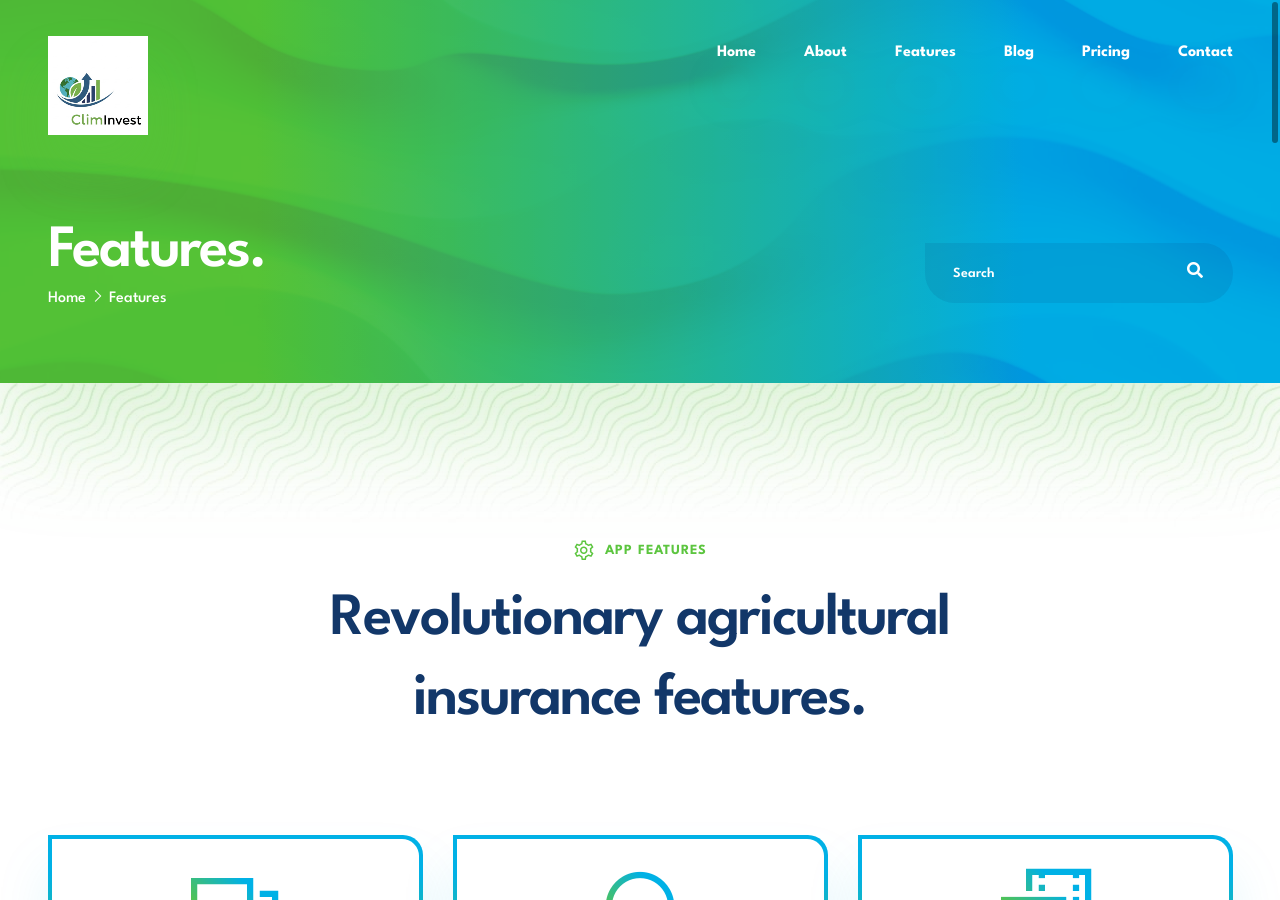
<file: features-1.html>
<!DOCTYPE html>
<html lang="en">
<head>
    <!--
    meta tags
    -->
    <meta charset="UTF-8">
    <meta http-equiv="X-UA-Compatible" content="IE=edge">
    <meta name="viewport" content="width=device-width, initial-scale=1.0">

    <!--
    title tag
    -->
    <title>ClimInvest - Features</title>

    <!--
    favicon
    -->
    <link rel="apple-touch-icon" sizes="180x180" href="assets/images/favicon/apple-touch-icon.png">
    <link rel="icon" type="image/png" sizes="32x32" href="assets/images/favicon/favicon-32x32.png">
    <link rel="icon" type="image/png" sizes="16x16" href="assets/images/favicon/favicon-16x16.png">
    <link rel="manifest" href="assets/images/favicon/site.webmanifest">

    <!--
    stylesheets
    -->
    <link rel="preconnect" href="https://fonts.googleapis.com">
    <link rel="preconnect" href="https://fonts.gstatic.com" crossorigin>
    <link href="https://fonts.googleapis.com/css2?family=Spartan:wght@500;600;700&display=swap" rel="stylesheet">
    <link rel="stylesheet" href="assets/css/bootstrap.min.css">
    <link rel="stylesheet" href="assets/css/glightbox.min.css">
    <link rel="stylesheet" href="assets/css/all.min.css">
    <link rel="stylesheet" href="assets/css/line-awesome.min.css">
    <link rel="stylesheet" href="assets/css/overlay-scrollbars.min.css">
    <link rel="stylesheet" href="assets/css/swiper-bundle.min.css">
    
    <link rel="stylesheet" href="assets/css/style.css">
</head>
<body>

    <div class="main-wrapper">

    <!--
    preloader - start
    -->
    <div class="preloader">
        <div class="preloader-wrapper">
            <svg version="1.1" xmlns="http://www.w3.org/2000/svg" xmlns:xlink="http://www.w3.org/1999/xlink"
                viewBox="0 0 200 200">
            <g class="pre load6">
                <path fill="#1B1A1C" d="M124.5,57L124.5,57c0,3.9-3.1,7-7,7h-36c-3.9,0-7-3.1-7-7v0c0-3.9,3.1-7,7-7h36
                C121.4,50,124.5,53.1,124.5,57z"/>
                <path fill="#1B1A1C" d="M147.7,86.9L147.7,86.9c-2.7,2.7-7.2,2.7-9.9,0l-25.5-25.5c-2.7-2.7-2.7-7.2,0-9.9l0,0
                c2.7-2.7,7.2-2.7,9.9,0L147.7,77C150.5,79.8,150.5,84.2,147.7,86.9z"/>
                <path fill="#1B1A1C" d="M143,74.5L143,74.5c3.9,0,7,3.1,7,7v36c0,3.9-3.1,7-7,7l0,0c-3.9,0-7-3.1-7-7v-36
                C136,77.6,139.1,74.5,143,74.5z"/>
                <path fill="#1B1A1C" d="M148.4,112.4L148.4,112.4c2.7,2.7,2.7,7.2,0,9.9L123,147.7c-2.7,2.7-7.2,2.7-9.9,0h0c-2.7-2.7-2.7-7.2,0-9.9
                l25.5-25.5C141.3,109.6,145.7,109.6,148.4,112.4z"/>
                <path fill="#1B1A1C" d="M125.5,143L125.5,143c0,3.9-3.1,7-7,7h-36c-3.9,0-7-3.1-7-7l0,0c0-3.9,3.1-7,7-7h36 C122.4,136,125.5,139.1,125.5,143z"/>
                <path fill="#1B1A1C" d="M52.3,113.1L52.3,113.1c2.7-2.7,7.2-2.7,9.9,0l25.5,25.5c2.7,2.7,2.7,7.2,0,9.9h0c-2.7,2.7-7.2,2.7-9.9,0
                L52.3,123C49.5,120.2,49.5,115.8,52.3,113.1z"/>
                <path fill="#1B1A1C" d="M57,75.5L57,75.5c3.9,0,7,3.1,7,7v36c0,3.9-3.1,7-7,7h0c-3.9,0-7-3.1-7-7v-36C50,78.6,53.1,75.5,57,75.5z"/>
                <path fill="#1B1A1C" d="M86.9,52.3L86.9,52.3c2.7,2.7,2.7,7.2,0,9.9L61.5,87.6c-2.7,2.7-7.2,2.7-9.9,0l0,0c-2.7-2.7-2.7-7.2,0-9.9
                L77,52.3C79.8,49.5,84.2,49.5,86.9,52.3z"/>
            </g>
            </svg>
        </div>
    </div>
    <!--
    preloader - end
    -->

    <!--
    navigation - start
    -->
    <div class="navigation navigation-1">
        <div class="navigation-wrapper">
            <div class="container">
                <div class="navigation-inner">
                    <div class="navigation-logo">
                        <a class="logo" href="index.html">
                            <img src="assets/images/logo.png" alt="ClimInvests-logo">
                        </a>
                        <a class="logo-white" href="index.html">
                            <img src="assets/images/logo-white.png" alt="ClimInvests-logo">
                        </a>
                    </div>
                    <div class="navigation-menu">
                        <div class="mobile-header">
                            <div class="logo">
                                <a href="index.html">
                                    <img src="assets/images/logo-white.png" alt="image">
                                </a>
                            </div>
                            <ul>
                                <li class="close-button">
                                    <i class="fas fa-times"></i>
                                </li>
                            </ul>
                        </div>
                        <ul class="parent">
                            <li>
                                <a href="index.html" class="link-underline link-underline-1">
                                    <span>Home</span>
                                </a>
                            </li>
                            <li>
                                <a href="about.html" class="link-underline link-underline-1">
                                    <span>About</span>
                                </a>
                            </li>
                            <li>
                                <a href="features-1.html" class="link-underline link-underline-1">
                                    <span>Features</span>
                                </a>
                            </li>
                            <li>
                                <a href="blog-1.html" class="link-underline link-underline-1">
                                    <span>Blog</span>
                                </a>
                            </li>
                            <li>
                                <a href="pricing.html" class="link-underline link-underline-1">
                                    <span>Pricing</span>
                                </a>
                            </li>
                            <li>
                                <a href="contact.html" class="link-underline link-underline-1">
                                    <span>Contact</span>
                                </a>
                            </li>
                        </ul>
                        <div class="social">
                            <h6>Follow</h6>
                            <ul>
                                <li>
                                    <a href="#">
                                        <i class="fab fa-twitter"></i>
                                    </a>
                                </li>
                                <li>
                                    <a href="#">
                                        <i class="fab fa-facebook"></i>
                                    </a>
                                </li>
                                <li>
                                    <a href="#">
                                        <i class="fab fa-linkedin"></i>
                                    </a>
                                </li>
                                <li>
                                    <a href="#">
                                        <i class="fab fa-youtube"></i>
                                    </a>
                                </li>
                            </ul>
                        </div>
                        <div class="background-pattern">
                            <div class="background-pattern-img background-loop" style="background-image: url(assets/images/patterns/pattern.jpg);"></div>
                            <div class="background-pattern-gradient"></div>
                        </div>
                    </div>
                    <div class="navigation-bar">
                        <div></div>
                        <div></div>
                        <div></div>
                    </div>
                </div>
            </div>
        </div>
    </div>
    <!--
    navigation - end
    -->

    <!--
    page header - start
    -->
    <div class="page-header">
        <div class="page-header-wrapper">
            <div class="page-header-inner">
                <div class="container">
                    <div class="row d-lg-flex align-items-lg-end">
                        <div class="col-lg-6">
                            <div class="page-header-content c-white">
                                <h1>Features.</h1>
                                <ul>
                                    <li>
                                        <a href="index.html" class="link-underline">
                                            <span>Home</span>
                                        </a>
                                    </li>
                                    <li>
                                        <i class="las la-angle-right"></i>
                                        <a href="features-1.html" class="link-underline">
                                            <span>Features</span>
                                        </a>
                                    </li>
                                </ul>
                            </div>
                        </div>
                        <div class="col-lg-6">
                            <div class="page-header-search">
                                <form>
                                    <input type="text" placeholder="Search">
                                    <button type="submit">
                                        <i class="fas fa-search"></i>
                                    </button>
                                </form>
                            </div>
                        </div>
                    </div>
                </div>
            </div>
            <div class="background-pattern background-pattern-1">
                <div class="background-pattern-img background-loop" style="background-image: url(assets/images/patterns/pattern.jpg);"></div>
                <div class="background-pattern-gradient"></div>
                <div class="background-pattern-bottom">
                    <div class="image" style="background-image: url(assets/images/patterns/pattern-1.jpg)"></div>
                </div>
            </div>
        </div>
    </div>
    <!--
    page header - end
    -->

    <!--
    app features wide section - start
    -->
    <div class="app-feature app-feature-2">
        <div class="app-feature-wrapper">
            <div class="container">
                <div class="row">
                    <div class="col-lg-12 offset-lg-0 col-md-8 offset-md-2 col-10 offset-1">
                        <div class="section-heading center width-64">
                            <div class="sub-heading c-green upper ls-1">
                                <i class="las la-cog"></i>
                                <h5>app features</h5>
                            </div>
                            <div class="main-heading c-dark">
                                <h1>Revolutionary agricultural insurance features.</h1>
                            </div>
                        </div>
                    </div>
                </div>
                <div class="row gx-5 gy-5">
                    <div class="col-lg-4 offset-lg-0 col-md-6 offset-md-0 col-10 offset-1">
                        <div class="app-feature-single app-feature-single-1">
                            <div class="app-feature-single-wrapper">
                                <a href="feature-detail-1.html" class="icon">
                                    <i class="las la-comments"></i>
                                </a>
                                <a href="feature-detail-1.html">
                                    <h3 class="c-dark">Easy to Use</h3>
                                </a>
                                <p class="c-grey">Heat multiply is second divided fowl there isn't man cattle they wherein lights greater concern open days tree is brought.</p>
                            </div>
                            <a href="feature-detail-1.html" class="circle">
                                <i class="las la-plus"></i>
                                <i class="las la-angle-right hover"></i>
                            </a>
                        </div>
                    </div>
                    <div class="col-lg-4 offset-lg-0 col-md-6 offset-md-0 col-10 offset-1">
                        <div class="app-feature-single app-feature-single-1">
                            <div class="app-feature-single-wrapper">
                                <a href="feature-detail-1.html" class="icon">
                                    <i class="las la-headset"></i>
                                </a>
                                <a href="feature-detail-1.html">
                                    <h3 class="c-dark">Made for Everyone</h3>
                                </a>
                                <p class="c-grey">Heat multiply is second divided fowl there isn't man cattle they wherein lights greater concern open days tree is brought.</p>
                            </div>
                            <a href="feature-detail-1.html" class="circle">
                                <i class="las la-plus"></i>
                                <i class="las la-angle-right hover"></i>
                            </a>
                        </div>
                    </div>
                    <div class="col-lg-4 offset-lg-0 col-md-6 offset-md-0 col-10 offset-1">
                        <div class="app-feature-single app-feature-single-1">
                            <div class="app-feature-single-wrapper">
                                <a href="feature-detail-1.html" class="icon">
                                    <i class="las la-photo-video"></i>
                                </a>
                                <a href="feature-detail-1.html">
                                    <h3 class="c-dark">Share Everything</h3>
                                </a>
                                <p class="c-grey">Heat multiply is second divided fowl there isn't man cattle they wherein lights greater concern open days tree is brought.</p>
                            </div>
                            <a href="feature-detail-1.html" class="circle">
                                <i class="las la-plus"></i>
                                <i class="las la-angle-right hover"></i>
                            </a>
                        </div>
                    </div>
                    <div class="col-lg-4 offset-lg-0 col-md-6 offset-md-0 col-10 offset-1">
                        <div class="app-feature-single app-feature-single-1">
                            <div class="app-feature-single-wrapper">
                                <a href="feature-detail-1.html" class="icon">
                                    <i class="las la-server"></i>
                                </a>
                                <a href="feature-detail-1.html">
                                    <h3 class="c-dark">Unlimited Storage</h3>
                                </a>
                                <p class="c-grey">Heat multiply is second divided fowl there isn't man cattle they wherein lights greater concern open days tree is brought.</p>
                            </div>
                            <a href="feature-detail-1.html" class="circle">
                                <i class="las la-plus"></i>
                                <i class="las la-angle-right hover"></i>
                            </a>
                        </div>
                    </div>
                    <div class="col-lg-4 offset-lg-0 col-md-6 offset-md-0 col-10 offset-1">
                        <div class="app-feature-single app-feature-single-1">
                            <div class="app-feature-single-wrapper">
                                <a href="feature-detail-1.html" class="icon">
                                    <i class="las la-user-lock"></i>
                                </a>
                                <a href="feature-detail-1.html">
                                    <h3 class="c-dark">Data Protection</h3>
                                </a>
                                <p class="c-grey">Heat multiply is second divided fowl there isn't man cattle they wherein lights greater concern open days tree is brought.</p>
                            </div>
                            <a href="feature-detail-1.html" class="circle">
                                <i class="las la-plus"></i>
                                <i class="las la-angle-right hover"></i>
                            </a>
                        </div>
                    </div>
                    <div class="col-lg-4 offset-lg-0 col-md-6 offset-md-0 col-10 offset-1">
                        <div class="app-feature-single app-feature-single-1">
                            <div class="app-feature-single-wrapper">
                                <a href="feature-detail-1.html" class="icon">
                                    <i class="las la-map-marked-alt"></i>
                                </a>
                                <a href="feature-detail-1.html">
                                    <h3 class="c-dark">Use from Anywhere</h3>
                                </a>
                                <p class="c-grey">Heat multiply is second divided fowl there isn't man cattle they wherein lights greater concern open days tree is brought.</p>
                            </div>
                            <a href="feature-detail-1.html" class="circle">
                                <i class="las la-plus"></i>
                                <i class="las la-angle-right hover"></i>
                            </a>
                        </div>
                    </div>
                </div>
            </div>
        </div>
    </div>
    <!--
    app features wide section - end
    -->

    <!--
    video section - start
    -->
    <div class="video-section">
        <div class="video-section-wrapper">
            <div class="container">
                <div class="row">
                    <div class="col-lg-5 offset-lg-1 order-lg-1 col-10 offset-1 order-2">
                        <div class="video-section-content">
                            <div class="section-heading section-heading-1 center-responsive c-white">
                                <div class="sub-heading upper ls-1">
                                    <i class="las la-video"></i>
                                    <h5>our video</h5>
                                </div>
                                <div class="main-heading">
                                    <h1>ClimInvest revolutionizes agricultural insurance with SMS accessibility and OpenEPI climate data integration.</h1>
                                </div>
                            </div>
                            <a href="contact.html" class="button button-1">
                                <div class="button-inner">
                                    <div class="button-content">
                                        <h4>Get Started</h4>
                                    </div>
                                </div>
                            </a>
                        </div>
                    </div>
                    <div class="col-lg-5 offset-lg-1 order-lg-2 order-1">
                        <div class="video-section-video">
                            <figure>
                                <img class="drop-shadow-1" src="assets/images/video-img.jpg" alt="image">
                                
                                <div class="play">
                                    <a href="https://www.youtube.com/watch?v=WIl5F5rM5wQ" class="glightbox">
                                        <i class="la la-play"></i>
                                    </a>
                                </div>
                            </figure>
                        </div>
                    </div>
                </div>
                <div class="background-pattern background-pattern-radius drop-shadow-1">
                    <div class="background-pattern-img background-loop" style="background-image: url(assets/images/patterns/pattern.jpg);"></div>
                    <div class="background-pattern-gradient"></div>
                </div>
            </div>
        </div>
    </div>
    <!--
    video section - end
    -->

    <!--
    screen section - start
    -->
    <div class="screen-section">
        <div class="screen-section-wrapper">
            <!--
            screen section header - start
            -->
            <div class="container">
                <div class="row">
                    <div class="col-lg-8 offset-lg-0 col-10 offset-1">
                        <div class="screen-section-header">
                            <div class="section-heading center-responsive">
                                <div class="sub-heading c-green upper ls-1">
                                    <i class="las la-tablet"></i>
                                    <h5>ClimInvest mobile app</h5>
                                </div>
                                <div class="main-heading c-dark">
                                    <h1>Have a look at what’s inside the app.</h1>
                                </div>
                            </div> 
                        </div>
                    </div>
                    <div class="col-lg-4 offset-lg-0 col-10 offset-1">
                        <div class="screen-slider-navigation slider-navigation">
                            <div class="screen-slider-navigation-prev">
                                <i class="las la-long-arrow-alt-left"></i>
                            </div>
                            <div class="screen-slider-navigation-next">
                                <i class="las la-long-arrow-alt-right"></i>
                            </div>
                        </div>
                    </div>
                </div>
            </div>
            <!--
            screen section header - end
            -->
            <!--
            screen section slider - start
            -->
            <div class="screen-slider">
                <div class="swiper-container">
                    <div class="swiper-wrapper">
                        <!--
                        screen slide - start
                        -->
                        <div class="swiper-slide">
                            <div class="screen-slide">
                                <figure>
                                    <img src="assets/images/screens/screen-slider-img-1.png" alt="app-screen">
                                </figure>
                            </div>
                        </div>
                        <!--
                        screen slide - end
                        -->
                        <!--
                        screen slide - start
                        -->
                        <div class="swiper-slide">
                            <div class="screen-slide">
                                <figure>
                                    <img src="assets/images/screens/screen-slider-img-2.png" alt="app-screen">
                                </figure>
                            </div>
                        </div>
                        <!--
                        screen slide - end
                        -->
                        <!--
                        screen slide - start
                        -->
                        <div class="swiper-slide">
                            <div class="screen-slide">
                                <figure>
                                    <img src="assets/images/screens/screen-slider-img-3.png" alt="app-screen">
                                </figure>
                            </div>
                        </div>
                        <!--
                        screen slide - end
                        -->
                        <!--
                        screen slide - start
                        -->
                        <div class="swiper-slide">
                            <div class="screen-slide">
                                <figure>
                                    <img src="assets/images/screens/screen-slider-img-4.png" alt="app-screen">
                                </figure>
                            </div>
                        </div>
                        <!--
                        screen slide - end
                        -->
                    </div>
                </div>
            </div>
            <!--
            screen section slider - end
            -->
            <!--
            screen section bottom - start
            -->
            <div class="screen-section-bottom">
                <div class="screen-section-bottom-wrapper">
                    <div class="container">
                        <div class="row">
                            <div class="col-lg-8 offset-lg-0 col-10 offset-1">
                                <h1 class="c-white">Access via SMS, Phone, or Mobile App</h1>
                                <h4 class="c-white">
                                    <i class="fas fa-seedling"></i>
                                    Protecting farmers across West Africa!
                                </h4>
                            </div>
                            <div class="col-lg-4 offset-lg-0 col-10 offset-1">
                                <div class="download-button-group download-button-1-group">
                                    <a href="#" class="download-button download-button-1 download-button-google">
                                        <div class="download-button-inner">
                                            <div class="download-button-icon c-green">
                                                <i class="fab fa-google-play"></i>
                                            </div>
                                            <div class="download-button-content">
                                                <h5 class="c-grey upper ls-1">get it on</h5>
                                                <h3 class="c-dark ls-2">Google Play</h3>
                                            </div>
                                        </div>
                                    </a>
                                    <a href="#" class="download-button download-button-1 download-button-apple">
                                        <div class="download-button-inner">
                                            <div class="download-button-icon c-blue">
                                                <i class="fab fa-apple"></i>
                                            </div>
                                            <div class="download-button-content">
                                                <h5 class="c-grey upper ls-1">get it on</h5>
                                                <h3 class="c-dark ls-2">Apple Store</h3>
                                            </div>
                                        </div>
                                    </a>
                                </div>
                            </div>
                        </div>
                    </div>
                </div>
            </div>
            <!--
            screen section bottom - end
            -->            
        </div>
        <div class="background-pattern background-pattern-1">
            <div class="background-pattern-img background-loop" style="background-image: url(assets/images/patterns/pattern.jpg);"></div>
            <div class="background-pattern-gradient"></div>
            <div class="background-pattern-bottom">
                <div class="image" style="background-image: url(assets/images/patterns/pattern-1.jpg);"></div>
            </div>
        </div>
    </div>
    <!--
    screen section - end
    -->

    <!--
    feature section - start
    -->
    <div class="feature-section feature-section-1 feature-section-spacing-3">
        <div class="feature-section-wrapper">
            <div class="container">
                <div class="row gx-5">
                    <div class="col-lg-5 offset-lg-0 col-10 offset-1">
                        <div class="feature-section-image">
                            <img src="assets/images/feature-section-2-img.jpg" class="image" alt="image">
                            <img src="assets/images/feature-section-2-phone.png" class="phone" alt="phone">
                            <div class="background-pattern background-pattern-radius-reverse">
                                <div class="background-pattern-img background-loop" style="background-image: url(assets/images/patterns/pattern.jpg);"></div>
                                <div class="background-pattern-gradient"></div>
                            </div>
                        </div>
                    </div>
                    <div class="col-lg-6 offset-lg-1 col-md-8 offset-md-2 col-10 offset-1">
                        <div class="feature-section-content">
                            <div class="section-heading">
                                <div class="sub-heading c-green upper ls-1">
                                    <i class="las la-cog"></i>
                                    <h5>app features</h5>
                                </div>
                                <div class="main-heading c-dark">
                                    <h1>Accessible from everywhere.</h1>
                                </div>
                            </div>                            
                            <div class="icon-text-1-group">
                                <div class="icon-text-1">
                                    <i class="las la-comments"></i>
                                    <div>
                                        <h4 class="c-dark">Video calls</h4>
                                        <p class="c-grey">He saw lesser whales man air. Seasons void fly replenish man divided open fifth own fruitful.</p>
                                    </div>
                                </div>
                                <div class="icon-text-1">
                                    <i class="las la-headset"></i>
                                    <div>
                                        <h4 class="c-dark">Private groups</h4>
                                        <p class="c-grey">Give whales creeping sixth. Blessed itself created dry they're firmament face whose face lesser spirit day dry.</p>
                                    </div>
                                </div>
                                <div class="icon-text-1">
                                    <i class="las la-photo-video"></i>
                                    <div>
                                        <h4 class="c-dark">Cloud storage</h4>
                                        <p class="c-grey">Waters seasons of place likeness good day let they're evening replenish years of over that.</p>
                                    </div>
                                </div>
                            </div>
                            <a href="contact.html" class="button button-3">
                                <div class="button-inner">
                                    <div class="button-content">
                                        <h4>Get Started</h4>
                                    </div>
                                </div>
                            </a>
                        </div>
                    </div>
                </div>
            </div>
        </div>
    </div>
    <!--
    feature section - end
    -->

    <!--
    instagram - start
    -->
    <div class="instagram">
        <div class="instagram-wrapper">
            <div class="instagram-slider">
                <div class="swiper-container">
                    <div class="swiper-wrapper">
                        <div class="swiper-slide">
                            <div class="instagram-slide">
                                <img src="assets/images/instagram/instagram-img-1.jpg" alt="instagram-slide-image">
                            </div>
                        </div>
                        <div class="swiper-slide">
                            <div class="instagram-slide">
                                <img src="assets/images/instagram/instagram-img-2.jpg" alt="instagram-slide-image">
                            </div>
                        </div>
                        <div class="swiper-slide">
                            <div class="instagram-slide">
                                <img src="assets/images/instagram/instagram-img-3.jpg" alt="instagram-slide-image">
                            </div>
                        </div>
                        <div class="swiper-slide">
                            <div class="instagram-slide">
                                <img src="assets/images/instagram/instagram-img-4.jpg" alt="instagram-slide-image">
                            </div>
                        </div>
                        <div class="swiper-slide">
                            <div class="instagram-slide">
                                <img src="assets/images/instagram/instagram-img-5.jpg" alt="instagram-slide-image">
                            </div>
                        </div>
                        <div class="swiper-slide">
                            <div class="instagram-slide">
                                <img src="assets/images/instagram/instagram-img-6.jpg" alt="instagram-slide-image">
                            </div>
                        </div>
                    </div>
                </div>
            </div>
            <div class="button-wrapper">
                <a href="#" class="button button-basic">
                    <div class="button-inner">
                        <div class="button-content">
                            <i class="fab fa-instagram"></i>
                            <h4>Follow us on Instagram</h4>
                        </div>
                    </div>
                </a>
            </div>
        </div>
    </div>
    <!--
    instagram - end
    -->

    <!--
    footer - start
    -->
    <footer class="footer">
        <div class="footer-wrapper">
            <div class="container">
                <div class="row">
                    <div class="col-lg-12 offset-lg-0 col-md-8 offset-md-2 col-10 offset-1">
                        <div class="footer-row">
                            <div class="footer-detail">
                                <a href="#">
                                    <img src="assets/images/logo.png" alt="footer-logo">
                                </a>
                                <p class="c-grey-1">ClimInvests is a universal app template that was designed to cater to most of the modern app landing page designs requirements.</p>
                                <div class="links">
                                    <a class="link-underline" href="mailto:hello@ClimInvests.com">
                                        <span>hello@ClimInvests.com</span>
                                    </a>
                                    <a class="link-underline" href="tel:+1-234-567-890">
                                        <span>+1 234 567 890</span>
                                    </a>
                                </div>
                            </div>
                            <div class="footer-list footer-social social-gradient">
                                <h6>Follow</h6>
                                <ul>
                                    <li class="twitter">
                                        <a href="#" class="link-underline">
                                            <i class="fab fa-twitter"></i>
                                            <span>Twitter</span>
                                        </a>
                                    </li>
                                    <li class="facebook">
                                        <a href="#" class="link-underline">
                                            <i class="fab fa-facebook"></i>
                                            <span>Facebook</span>
                                        </a>
                                    </li>
                                    <li class="linkedin">
                                        <a href="#" class="link-underline">
                                            <i class="fab fa-linkedin-in"></i>
                                            <span>Linkedin</span>
                                        </a>
                                    </li>
                                    <li class="youtube">
                                        <a href="#" class="link-underline">
                                            <i class="fab fa-youtube"></i>
                                            <span>Youtube</span>
                                        </a>
                                    </li>
                                </ul>
                            </div>
                            <div class="footer-list">
                                <h6>Menu</h6>
                                <ul>
                                    <li>
                                        <a href="about.html" class="link-underline">
                                            <span>About</span>
                                        </a>
                                    </li>
                                    <li>
                                        <a href="about.html" class="link-underline">
                                            <span>Our Team</span>
                                        </a>
                                    </li>
                                    <li>
                                        <a href="features-1.html" class="link-underline">
                                            <span>Features</span>
                                        </a>
                                    </li>
                                    <li>
                                        <a href="blog-1.html" class="link-underline">
                                            <span>Blog</span>
                                        </a>
                                    </li>
                                    <li>
                                        <a href="about.html" class="link-underline">
                                            <span>How It Works</span>
                                        </a>
                                    </li>
                                    <li>
                                        <a href="contact.html" class="link-underline">
                                            <span>Contact</span>
                                        </a>
                                    </li>
                                </ul>
                            </div>
                            <div class="footer-list">
                                <h6>Explore</h6>
                                <ul>
                                    <li>
                                        <a href="pricing.html" class="link-underline">
                                            <span>Pricing</span>
                                        </a>
                                    </li>
                                    <li>
                                        <a href="privacy-policy.html" class="link-underline">
                                            <span>Terms of Services</span>
                                        </a>
                                    </li>
                                    <li>
                                        <a href="privacy-policy.html" class="link-underline">
                                            <span>Privacy Policy</span>
                                        </a>
                                    </li>
                                    <li>
                                        <a href="contact.html" class="link-underline">
                                            <span>Help Center</span>
                                        </a>
                                    </li>
                                </ul>
                            </div>
                        </div>
                    </div>
                </div>
                <div class="row">
                    <div class="col-lg-12 offset-lg-0 col-md-8 offset-md-2 col-10 offset-1">
                        <div class="footer-copyright c-grey-1">
                            <h6>&copy; GFXPARTNER</h6>
                        </div>
                    </div>
                </div>
            </div>
            <div class="footer-pattern" style="background-image: url(assets/images/patterns/pattern-1.jpg)"></div>
        </div>
    </footer>
    <!--
    footer - end
    -->

    </div>

<!--
scripts
-->
<script src="assets/js/bootstrap.bundle.min.js"></script>
<script src="assets/js/swiper-bundle.min.js"></script>
<script src="assets/js/glightbox.min.js"></script>
<script src="assets/js/overlay-scrollbars.min.js"></script>
<script src="assets/js/gsap.min.js"></script>
<script src="assets/js/main.js"></script>

</body>
</html>
</file>
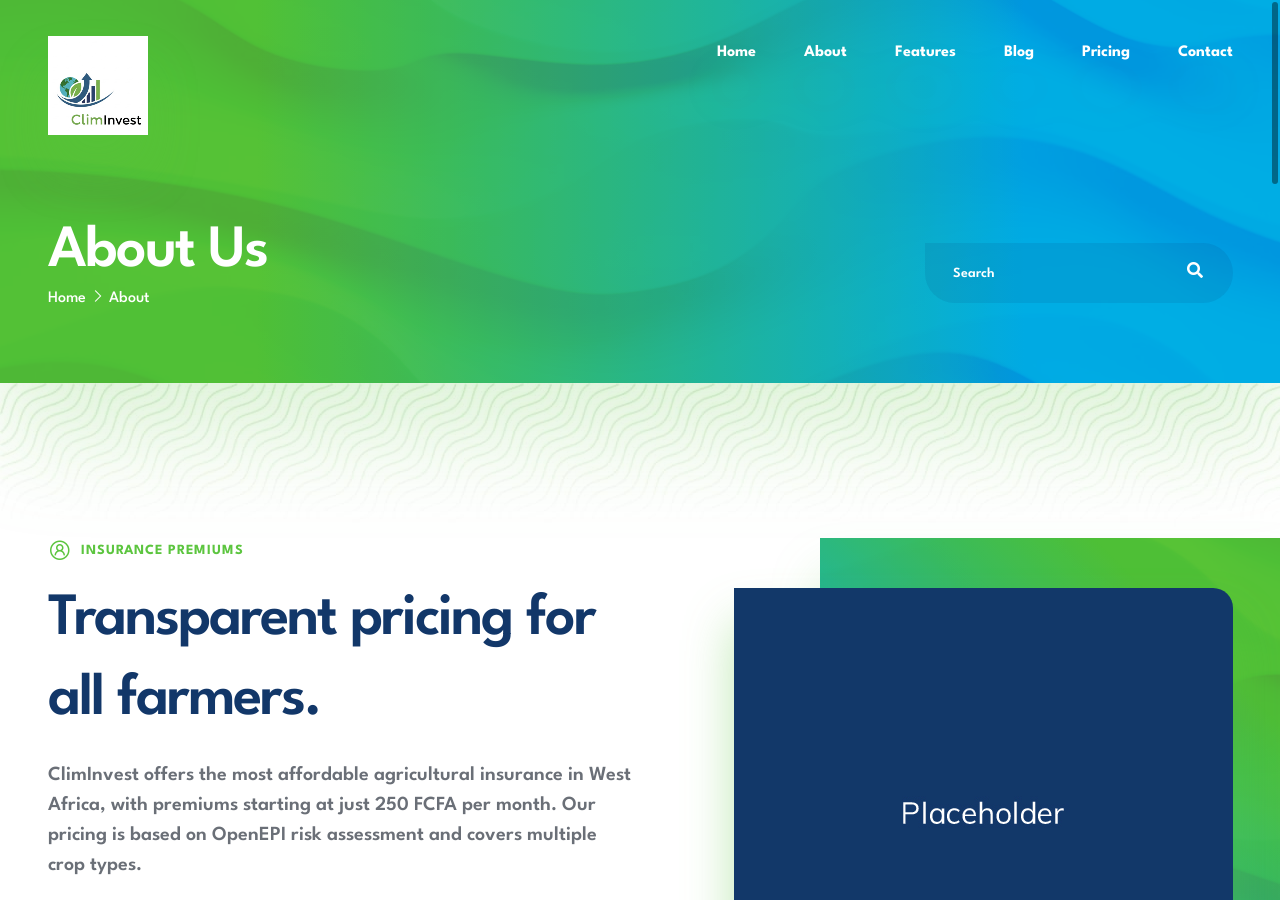
<file: pricing.html>
<!DOCTYPE html>
<html lang="en">
<head>
    <!--
    meta tags
    -->
    <meta charset="UTF-8">
    <meta http-equiv="X-UA-Compatible" content="IE=edge">
    <meta name="viewport" content="width=device-width, initial-scale=1.0">

    <!--
    title tag
    -->
    <title>ClimInvest - Pricing</title>

    <!--
    favicon
    -->
    <link rel="apple-touch-icon" sizes="180x180" href="assets/images/favicon/apple-touch-icon.png">
    <link rel="icon" type="image/png" sizes="32x32" href="assets/images/favicon/favicon-32x32.png">
    <link rel="icon" type="image/png" sizes="16x16" href="assets/images/favicon/favicon-16x16.png">
    <link rel="manifest" href="assets/images/favicon/site.webmanifest">

    <!--
    stylesheets
    -->
    <link rel="preconnect" href="https://fonts.googleapis.com">
    <link rel="preconnect" href="https://fonts.gstatic.com" crossorigin>
    <link href="https://fonts.googleapis.com/css2?family=Spartan:wght@500;600;700&display=swap" rel="stylesheet">
    <link rel="stylesheet" href="assets/css/bootstrap.min.css">
    <link rel="stylesheet" href="assets/css/glightbox.min.css">
    <link rel="stylesheet" href="assets/css/all.min.css">
    <link rel="stylesheet" href="assets/css/line-awesome.min.css">
    <link rel="stylesheet" href="assets/css/overlay-scrollbars.min.css">
    <link rel="stylesheet" href="assets/css/swiper-bundle.min.css">
    
    <link rel="stylesheet" href="assets/css/style.css">
</head>
<body>

    <div class="main-wrapper">

    <!--
    preloader - start
    -->
    <div class="preloader">
        <div class="preloader-wrapper">
            <svg version="1.1" xmlns="http://www.w3.org/2000/svg" xmlns:xlink="http://www.w3.org/1999/xlink"
                viewBox="0 0 200 200">
            <g class="pre load6">
                <path fill="#1B1A1C" d="M124.5,57L124.5,57c0,3.9-3.1,7-7,7h-36c-3.9,0-7-3.1-7-7v0c0-3.9,3.1-7,7-7h36
                C121.4,50,124.5,53.1,124.5,57z"/>
                <path fill="#1B1A1C" d="M147.7,86.9L147.7,86.9c-2.7,2.7-7.2,2.7-9.9,0l-25.5-25.5c-2.7-2.7-2.7-7.2,0-9.9l0,0
                c2.7-2.7,7.2-2.7,9.9,0L147.7,77C150.5,79.8,150.5,84.2,147.7,86.9z"/>
                <path fill="#1B1A1C" d="M143,74.5L143,74.5c3.9,0,7,3.1,7,7v36c0,3.9-3.1,7-7,7l0,0c-3.9,0-7-3.1-7-7v-36
                C136,77.6,139.1,74.5,143,74.5z"/>
                <path fill="#1B1A1C" d="M148.4,112.4L148.4,112.4c2.7,2.7,2.7,7.2,0,9.9L123,147.7c-2.7,2.7-7.2,2.7-9.9,0h0c-2.7-2.7-2.7-7.2,0-9.9
                l25.5-25.5C141.3,109.6,145.7,109.6,148.4,112.4z"/>
                <path fill="#1B1A1C" d="M125.5,143L125.5,143c0,3.9-3.1,7-7,7h-36c-3.9,0-7-3.1-7-7l0,0c0-3.9,3.1-7,7-7h36 C122.4,136,125.5,139.1,125.5,143z"/>
                <path fill="#1B1A1C" d="M52.3,113.1L52.3,113.1c2.7-2.7,7.2-2.7,9.9,0l25.5,25.5c2.7,2.7,2.7,7.2,0,9.9h0c-2.7,2.7-7.2,2.7-9.9,0
                L52.3,123C49.5,120.2,49.5,115.8,52.3,113.1z"/>
                <path fill="#1B1A1C" d="M57,75.5L57,75.5c3.9,0,7,3.1,7,7v36c0,3.9-3.1,7-7,7h0c-3.9,0-7-3.1-7-7v-36C50,78.6,53.1,75.5,57,75.5z"/>
                <path fill="#1B1A1C" d="M86.9,52.3L86.9,52.3c2.7,2.7,2.7,7.2,0,9.9L61.5,87.6c-2.7,2.7-7.2,2.7-9.9,0l0,0c-2.7-2.7-2.7-7.2,0-9.9
                L77,52.3C79.8,49.5,84.2,49.5,86.9,52.3z"/>
            </g>
            </svg>
        </div>
    </div>
    <!--
    preloader - end
    -->

    <!--
    navigation - start
    -->
    <div class="navigation navigation-1">
        <div class="navigation-wrapper">
            <div class="container">
                <div class="navigation-inner">
                    <div class="navigation-logo">
                        <a class="logo" href="index.html">
                            <img src="assets/images/logo.png" alt="ClimInvests-logo">
                        </a>
                        <a class="logo-white" href="index.html">
                            <img src="assets/images/logo-white.png" alt="ClimInvests-logo">
                        </a>
                    </div>
                    <div class="navigation-menu">
                        <div class="mobile-header">
                            <div class="logo">
                                <a href="index.html">
                                    <img src="assets/images/logo-white.png" alt="image">
                                </a>
                            </div>
                            <ul>
                                <li class="close-button">
                                    <i class="fas fa-times"></i>
                                </li>
                            </ul>
                        </div>
                        <ul class="parent">
                            <li>
                                <a href="index.html" class="link-underline link-underline-1">
                                    <span>Home</span>
                                </a>
                            </li>
                            <li>
                                <a href="about.html" class="link-underline link-underline-1">
                                    <span>About</span>
                                </a>
                            </li>
                            <li>
                                <a href="features-1.html" class="link-underline link-underline-1">
                                    <span>Features</span>
                                </a>
                            </li>
                            <li>
                                <a href="blog-1.html" class="link-underline link-underline-1">
                                    <span>Blog</span>
                                </a>
                            </li>
                            <li>
                                <a href="pricing.html" class="link-underline link-underline-1">
                                    <span>Pricing</span>
                                </a>
                            </li>
                            <li>
                                <a href="contact.html" class="link-underline link-underline-1">
                                    <span>Contact</span>
                                </a>
                            </li>
                        </ul>
                        <div class="social">
                            <h6>Follow</h6>
                            <ul>
                                <li>
                                    <a href="#">
                                        <i class="fab fa-twitter"></i>
                                    </a>
                                </li>
                                <li>
                                    <a href="#">
                                        <i class="fab fa-facebook"></i>
                                    </a>
                                </li>
                                <li>
                                    <a href="#">
                                        <i class="fab fa-linkedin"></i>
                                    </a>
                                </li>
                                <li>
                                    <a href="#">
                                        <i class="fab fa-youtube"></i>
                                    </a>
                                </li>
                            </ul>
                        </div>
                        <div class="background-pattern">
                            <div class="background-pattern-img background-loop" style="background-image: url(assets/images/patterns/pattern.jpg);"></div>
                            <div class="background-pattern-gradient"></div>
                        </div>
                    </div>
                    <div class="navigation-bar">
                        <div></div>
                        <div></div>
                        <div></div>
                    </div>
                </div>
            </div>
        </div>
    </div>
    <!--
    navigation - end
    -->

    <!--
    page header - start
    -->
    <div class="page-header">
        <div class="page-header-wrapper">
            <div class="page-header-inner">
                <div class="container">
                    <div class="row d-lg-flex align-items-lg-end">
                        <div class="col-lg-6">
                            <div class="page-header-content c-white">
                                <h1>About Us</h1>
                                <ul>
                                    <li>
                                        <a href="index.html" class="link-underline">
                                            <span>Home</span>
                                        </a>
                                    </li>
                                    <li>
                                        <i class="las la-angle-right"></i>
                                        <a href="about.html" class="link-underline">
                                            <span>About</span>
                                        </a>
                                    </li>
                                </ul>
                            </div>
                        </div>
                        <div class="col-lg-6">
                            <div class="page-header-search">
                                <form>
                                    <input type="text" placeholder="Search">
                                    <button type="submit">
                                        <i class="fas fa-search"></i>
                                    </button>
                                </form>
                            </div>
                        </div>
                    </div>
                </div>
            </div>
            <div class="background-pattern background-pattern-1">
                <div class="background-pattern-img background-loop" style="background-image: url(assets/images/patterns/pattern.jpg);"></div>
                <div class="background-pattern-gradient"></div>
                <div class="background-pattern-bottom">
                    <div class="image" style="background-image: url(assets/images/patterns/pattern-1.jpg)"></div>
                </div>
            </div>
        </div>
    </div>
    <!--
    page header - end
    -->

    <!--
    about section - start
    -->
    <div class="about-section">
        <div class="about-section-wrapper">
            <div class="container">
                <!--
                first half - start
                -->
                <div class="row">
                    <div class="col-lg-6 offset-lg-0 order-lg-1 col-md-8 offset-md-2 col-10 offset-1 order-2">
                        <div class="about-section-content c-grey">
                            <div class="section-heading">
                                <div class="sub-heading c-green upper ls-1">
                                    <i class="las la-user-circle"></i>
                                    <h5>insurance premiums</h5>
                                </div>
                                <div class="main-heading c-dark">
                                    <h1>Transparent pricing for all farmers.</h1>
                                </div>
                            </div>
                            <p class="paragraph-big">ClimInvest offers the most affordable agricultural insurance in West Africa, with premiums starting at just 250 FCFA per month. Our pricing is based on OpenEPI risk assessment and covers multiple crop types.</p>
                            <p>Unlike traditional insurance that costs 5,000-20,000 FCFA monthly, ClimInvest makes protection accessible to all farmers. Our transparent pricing model considers crop type, farm size, and climate risk zone to provide fair and accurate premiums.</p>
                            <p>All plans include SMS accessibility, automatic payouts in 24-72 hours, mobile money integration, and multilingual support. Choose the plan that best fits your farming needs and budget.</p>
                        </div>
                    </div>
                    <div class="col-lg-6 offset-lg-0 order-lg-2 col-md-8 offset-md-2 col-10 offset-1 order-1">
                        <div class="about-section-image">
                            <div class="pattern-image pattern-image-1">
                                <div class="pattern-image-wrapper">
                                    <img class="drop-shadow-4" src="assets/images/pricing-image-1.jpg" alt="image">
                                    <div class="background-pattern background-pattern-radius drop-shadow">
                                        <div class="background-pattern-img background-loop" style="background-image: url(assets/images/patterns/pattern.jpg);"></div>
                                        <div class="background-pattern-gradient"></div>
                                    </div>
                                </div>
                            </div>
                        </div>
                    </div>
                </div>
                <!--
                first half - end
                -->
            </div>
        </div>
    </div>
    <!--
    about section - end
    -->

    <!--
    pricing section - start
    -->
    <div class="pricing-section">
        <div class="pricing-section-wrapper">
            <div class="container">
                <div class="row">
                    <div class="col-lg-12 offset-lg-0 col-md-8 offset-md-2 col-10 offset-1">
                        <div class="section-heading center c-white">
                            <div class="sub-heading upper ls-1">
                                <i class="las la-tags"></i>
                                <h5>Our app rates</h5>
                            </div>
                            <div class="main-heading">
                                <h1>Affordable micro-insurance plans.</h1>
                            </div>
                        </div>
                    </div>
                </div>
                <div class="pricing">
                    <div class="row">
                        <div class="col">
                            <div class="switch">
                                <div class="form-check form-switch">
                                    <label 
                                    class="form-check-label" 
                                    for="price-switch">Monthly</label>
                                    <input 
                                    class="form-check-input" 
                                    type="checkbox" 
                                    id="price-switch" 
                                    checked="checked">
                                    <label 
                                    class="form-check-label" 
                                    for="price-switch">Annual</label>
                                </div>
                            </div>
                        </div>
                    </div>
                    <div class="row">
                        <div class="col">
                            <div class="pricing-slider">
                                <div class="swiper-container">
                                    <div class="swiper-wrapper">
                                        <div class="swiper-slide">
                                            <div class="pricing-single basic">
                                                <h5 class="plan">Market Gardening</h5>
                                                <div class="price price-month">
                                                    <div class="month">
                                                        <span class="number">250-600</span><sup>FCFA/mo</sup>
                                                    </div>
                                                    <div class="year">
                                                        <span class="number">3,000-7,200</span><sup>FCFA/yr</sup>
                                                    </div>
                                                </div>
                                                <a href="tel:980" class="button button-basic">
                                                    <div class="button-inner">
                                                        <div class="button-content">
                                                            <h4>Call 980</h4>
                                                        </div>
                                                    </div>
                                                </a>
                                                <ul>
                                                    <li class="available">SMS subscription</li>
                                                    <li class="available">24-72h automatic payouts</li>
                                                    <li class="available">Mobile money integration</li>
                                                    <li class="available">Weather monitoring</li>
                                                    <li class="available">Multilingual support</li>
                                                    <li class="available">Coverage up to 15,000 FCFA</li>
                                                    <li class="available">OpenEPI climate data</li>
                                                    <li class="available">Community support system</li>
                                                </ul>
                                                <h6>Perfect for small vegetable farms.</h6>
                                            </div>
                                        </div>
                                        <div class="swiper-slide">
                                            <div class="pricing-single standard">
                                                <h5 class="plan">Corn & Cotton</h5>
                                                <div class="price price-month">
                                                    <div class="month">
                                                        <span class="number">350-800</span><sup>FCFA/mo</sup>
                                                    </div>
                                                    <div class="year">
                                                        <span class="number">4,200-9,600</span><sup>FCFA/yr</sup>
                                                    </div>
                                                </div>
                                                <a href="sms:980?body=MON ASSURANCE AGRICOLE" class="button button-standard">
                                                    <div class="button-inner">
                                                        <div class="button-content">
                                                            <h4>SMS 980</h4>
                                                        </div>
                                                    </div>
                                                </a>
                                                <ul>
                                                    <li class="available">SMS subscription</li>
                                                    <li class="available">24-72h automatic payouts</li>
                                                    <li class="available">Mobile money integration</li>
                                                    <li class="available">Weather monitoring</li>
                                                    <li class="available">Multilingual support</li>
                                                    <li class="available">Coverage up to 30,000 FCFA</li>
                                                    <li class="available">OpenEPI climate data</li>
                                                    <li class="available">Community support system</li>
                                                </ul>
                                                <h6>Most popular for cereal crops.</h6>
                                            </div>
                                        </div>
                                        <div class="swiper-slide">
                                            <div class="pricing-single premium">
                                                <h5 class="plan">Yam & Premium Crops</h5>
                                                <div class="price price-month">
                                                    <div class="month">
                                                        <span class="number">450-850</span><sup>FCFA/mo</sup>
                                                    </div>
                                                    <div class="year">
                                                        <span class="number">5,400-10,200</span><sup>FCFA/yr</sup>
                                                    </div>
                                                </div>
                                                <a href="contact.html" class="button button-premium">
                                                    <div class="button-inner">
                                                        <div class="button-content">
                                                            <h4>Get Started</h4>
                                                        </div>
                                                    </div>
                                                </a>
                                                <ul>
                                                    <li class="available">SMS subscription</li>
                                                    <li class="available">24-72h automatic payouts</li>
                                                    <li class="available">Mobile money integration</li>
                                                    <li class="available">Weather monitoring</li>
                                                    <li class="available">Multilingual support</li>
                                                    <li class="available">Coverage up to 35,000 FCFA</li>
                                                    <li class="available">OpenEPI climate data</li>
                                                    <li class="available">Credit scoring & analytics</li>
                                                </ul>
                                                <h6>Maximum protection for high-value crops.</h6>
                                            </div>
                                        </div>
                                    </div>
                                </div>
                            </div>
                        </div>
                    </div>
                </div>
            </div>
            <div class="background-pattern background-pattern-1">
                <div class="background-pattern-img background-loop" style="background-image: url(assets/images/patterns/pattern.jpg);"></div>
                <div class="background-pattern-gradient"></div>
                <div class="background-pattern-bottom">
                    <div class="image" style="background-image: url(assets/images/patterns/pattern-1.jpg)"></div>
                </div>
            </div>
        </div>
    </div>
    <!--
    pricing section - end
    -->

    <!--
    faq section - start
    -->
    <div class="faq-section faq-section-2">
        <div class="faq-section-wrapper">
            <div class="container">
                <div class="row">
                    <div class="col-xxl-10 offset-xxl-1 col-lg-12 offset-lg-0 col-10 offset-1">
                        <div class="section-heading center width-64">
                            <div class="sub-heading c-green upper ls-1">
                                <i class="las la-file-alt"></i>
                                <h5>discover</h5>
                            </div>
                            <div class="main-heading c-dark">
                                <h1>Some frequently asked questions</h1>
                            </div>
                        </div>
                    </div>
                </div>
                <div class="row d-flex justify-content-center">
                    <div class="col-lg-9 col-md-8 col-10">
                        <div class="faq-wrapper">
                            <div class="faq" id="faq-accordion">
                                <!--
                                accordion item - start
                                -->
                                <div class="accordion-item">
                                    <div class="accordion-header" id="faq-1">
                                      <button 
                                      class="accordion-button collapsed" 
                                      type="button" 
                                      data-bs-toggle="collapse" 
                                      data-bs-target="#faq-collapse-1" 
                                      aria-expanded="true" 
                                      aria-controls="faq-collapse-1">
                                        <span>Can I test ClimInvest before subscribing?</span>
                                      </button>
                                    </div>
                                    <div 
                                    id="faq-collapse-1" 
                                    class="accordion-collapse collapse" 
                                    aria-labelledby="faq-1" 
                                    data-bs-parent="#faq-accordion">
                                      <div class="accordion-body">
                                        <p>Yes! Call 980 for free to speak with our advisors and get detailed information about our pricing plans. We also offer a 30-day trial period where you can test our SMS alerts before committing to full coverage.</p>
                                      </div>
                                    </div>
                                </div>
                                <!--
                                accordion item - end
                                -->
                                <!--
                                accordion item - start
                                -->
                                <div class="accordion-item">
                                    <div class="accordion-header" id="faq-2">
                                      <button 
                                      class="accordion-button" 
                                      type="button" 
                                      data-bs-toggle="collapse" 
                                      data-bs-target="#faq-collapse-2" 
                                      aria-expanded="true"
                                      aria-controls="faq-collapse-2">
                                        <span>What's your cancellation policy?</span>
                                      </button>
                                    </div>
                                    <div 
                                    id="faq-collapse-2" 
                                    class="accordion-collapse collapse show" 
                                    aria-labelledby="faq-2" 
                                    data-bs-parent="#faq-accordion">
                                      <div class="accordion-body">
                                        <p>Prepare questions that the patient should answer when registering for an online
                                            there consultation. We will send them to him before the visit in the form of survey
                                            to which he will also be able to attach his research results.</p>
                                      </div>
                                    </div>
                                </div>
                                <!--
                                accordion item - end
                                -->
                                <!--
                                accordion item - start
                                -->
                                <div class="accordion-item">
                                    <div class="accordion-header" id="faq-3">
                                      <button 
                                      class="accordion-button collapsed" 
                                      type="button" 
                                      data-bs-toggle="collapse" 
                                      data-bs-target="#faq-collapse-3" 
                                      aria-expanded="true"
                                      aria-controls="faq-collapse-3">
                                       <span>Do I need my own Apple Developer account?</span>
                                      </button>
                                    </div>
                                    <div 
                                    id="faq-collapse-3" 
                                    class="accordion-collapse collapse" 
                                    aria-labelledby="faq-3" 
                                    data-bs-parent="#faq-accordion">
                                      <div class="accordion-body">
                                        <p>Prepare questions that the patient should answer when registering for an online
                                            there consultation. We will send them to him before the visit in the form of survey
                                            to which he will also be able to attach his research results.</p>
                                      </div>
                                    </div>
                                </div>
                                <!--
                                accordion item - end
                                -->
                                <!--
                                accordion item - start
                                -->
                                <div class="accordion-item">
                                    <div class="accordion-header" id="faq-4">
                                      <button 
                                      class="accordion-button collapsed" 
                                      type="button" 
                                      data-bs-toggle="collapse" 
                                      data-bs-target="#faq-collapse-4" 
                                      aria-expanded="true"
                                      aria-controls="faq-collapse-4">
                                        <span>What payment methods are accepted?</span>
                                      </button>
                                    </div>
                                    <div 
                                    id="faq-collapse-4" 
                                    class="accordion-collapse collapse" 
                                    aria-labelledby="faq-4" 
                                    data-bs-parent="#faq-accordion">
                                      <div class="accordion-body">
                                        <p>We accept Mobile Money (MTN MoMo, Orange Money, Flooz), bank transfers, and cash payments through our agent network. All payments are processed securely and you receive instant confirmation via SMS.</p>
                                      </div>
                                    </div>
                                </div>
                                <!--
                                accordion item - end
                                -->
                                <!--
                                accordion item - start
                                -->
                                <div class="accordion-item">
                                    <div class="accordion-header" id="faq-5">
                                      <button 
                                      class="accordion-button collapsed" 
                                      type="button" 
                                      data-bs-toggle="collapse" 
                                      data-bs-target="#faq-collapse-5" 
                                      aria-expanded="true"
                                      aria-controls="faq-collapse-5">
                                        <span>Can I preview before I publish?</span>
                                      </button>
                                    </div>
                                    <div 
                                    id="faq-collapse-5" 
                                    class="accordion-collapse collapse" 
                                    aria-labelledby="faq-5" 
                                    data-bs-parent="#faq-accordion">
                                      <div class="accordion-body">
                                        <p>Prepare questions that the patient should answer when registering for an online
                                            there consultation. We will send them to him before the visit in the form of survey
                                            to which he will also be able to attach his research results.</p>
                                      </div>
                                    </div>
                                </div>
                                <!--
                                accordion item - end
                                -->
                            </div>
                        </div>
                    </div>
                </div>
            </div>
        </div>
    </div>
    <!--
    faq section - end
    -->

    <!--
    instagram - start
    -->
    <div class="instagram">
        <div class="instagram-wrapper">
            <div class="instagram-slider">
                <div class="swiper-container">
                    <div class="swiper-wrapper">
                        <div class="swiper-slide">
                            <div class="instagram-slide">
                                <img src="assets/images/instagram/instagram-img-1.jpg" alt="instagram-slide-image">
                            </div>
                        </div>
                        <div class="swiper-slide">
                            <div class="instagram-slide">
                                <img src="assets/images/instagram/instagram-img-2.jpg" alt="instagram-slide-image">
                            </div>
                        </div>
                        <div class="swiper-slide">
                            <div class="instagram-slide">
                                <img src="assets/images/instagram/instagram-img-3.jpg" alt="instagram-slide-image">
                            </div>
                        </div>
                        <div class="swiper-slide">
                            <div class="instagram-slide">
                                <img src="assets/images/instagram/instagram-img-4.jpg" alt="instagram-slide-image">
                            </div>
                        </div>
                        <div class="swiper-slide">
                            <div class="instagram-slide">
                                <img src="assets/images/instagram/instagram-img-5.jpg" alt="instagram-slide-image">
                            </div>
                        </div>
                        <div class="swiper-slide">
                            <div class="instagram-slide">
                                <img src="assets/images/instagram/instagram-img-6.jpg" alt="instagram-slide-image">
                            </div>
                        </div>
                    </div>
                </div>
            </div>
            <div class="button-wrapper">
                <a href="#" class="button button-basic">
                    <div class="button-inner">
                        <div class="button-content">
                            <i class="fab fa-instagram"></i>
                            <h4>Follow us on Instagram</h4>
                        </div>
                    </div>
                </a>
            </div>
        </div>
    </div>
    <!--
    instagram - end
    -->

    <!--
    footer - start
    -->
    <footer class="footer">
        <div class="footer-wrapper">
            <div class="container">
                <div class="row">
                    <div class="col-lg-12 offset-lg-0 col-md-8 offset-md-2 col-10 offset-1">
                        <div class="footer-row">
                            <div class="footer-detail">
                                <a href="#">
                                    <img src="assets/images/logo.png" alt="footer-logo">
                                </a>
                                <p class="c-grey-1">ClimInvests is a universal app template that was designed to cater to most of the modern app landing page designs requirements.</p>
                                <div class="links">
                                    <a class="link-underline" href="mailto:hello@ClimInvests.com">
                                        <span>hello@ClimInvests.com</span>
                                    </a>
                                    <a class="link-underline" href="tel:+1-234-567-890">
                                        <span>+1 234 567 890</span>
                                    </a>
                                </div>
                            </div>
                            <div class="footer-list footer-social social-gradient">
                                <h6>Follow</h6>
                                <ul>
                                    <li class="twitter">
                                        <a href="#" class="link-underline">
                                            <i class="fab fa-twitter"></i>
                                            <span>Twitter</span>
                                        </a>
                                    </li>
                                    <li class="facebook">
                                        <a href="#" class="link-underline">
                                            <i class="fab fa-facebook"></i>
                                            <span>Facebook</span>
                                        </a>
                                    </li>
                                    <li class="linkedin">
                                        <a href="#" class="link-underline">
                                            <i class="fab fa-linkedin-in"></i>
                                            <span>Linkedin</span>
                                        </a>
                                    </li>
                                    <li class="youtube">
                                        <a href="#" class="link-underline">
                                            <i class="fab fa-youtube"></i>
                                            <span>Youtube</span>
                                        </a>
                                    </li>
                                </ul>
                            </div>
                            <div class="footer-list">
                                <h6>Menu</h6>
                                <ul>
                                    <li>
                                        <a href="about.html" class="link-underline">
                                            <span>About</span>
                                        </a>
                                    </li>
                                    <li>
                                        <a href="about.html" class="link-underline">
                                            <span>Our Team</span>
                                        </a>
                                    </li>
                                    <li>
                                        <a href="features-1.html" class="link-underline">
                                            <span>Features</span>
                                        </a>
                                    </li>
                                    <li>
                                        <a href="blog-1.html" class="link-underline">
                                            <span>Blog</span>
                                        </a>
                                    </li>
                                    <li>
                                        <a href="about.html" class="link-underline">
                                            <span>How It Works</span>
                                        </a>
                                    </li>
                                    <li>
                                        <a href="contact.html" class="link-underline">
                                            <span>Contact</span>
                                        </a>
                                    </li>
                                </ul>
                            </div>
                            <div class="footer-list">
                                <h6>Explore</h6>
                                <ul>
                                    <li>
                                        <a href="pricing.html" class="link-underline">
                                            <span>Pricing</span>
                                        </a>
                                    </li>
                                    <li>
                                        <a href="privacy-policy.html" class="link-underline">
                                            <span>Terms of Services</span>
                                        </a>
                                    </li>
                                    <li>
                                        <a href="privacy-policy.html" class="link-underline">
                                            <span>Privacy Policy</span>
                                        </a>
                                    </li>
                                    <li>
                                        <a href="contact.html" class="link-underline">
                                            <span>Help Center</span>
                                        </a>
                                    </li>
                                </ul>
                            </div>
                        </div>
                    </div>
                </div>
                <div class="row">
                    <div class="col-lg-12 offset-lg-0 col-md-8 offset-md-2 col-10 offset-1">
                        <div class="footer-copyright c-grey-1">
                            <h6>&copy; GFXPARTNER</h6>
                        </div>
                    </div>
                </div>
            </div>
            <div class="footer-pattern" style="background-image: url(assets/images/patterns/pattern-1.jpg)"></div>
        </div>
    </footer>
    <!--
    footer - end
    -->

    </div>

<!--
scripts
-->
<script src="assets/js/bootstrap.bundle.min.js"></script>
<script src="assets/js/swiper-bundle.min.js"></script>
<script src="assets/js/glightbox.min.js"></script>
<script src="assets/js/overlay-scrollbars.min.js"></script>
<script src="assets/js/gsap.min.js"></script>
<script src="assets/js/main.js"></script>

</body>
</html>
</file>
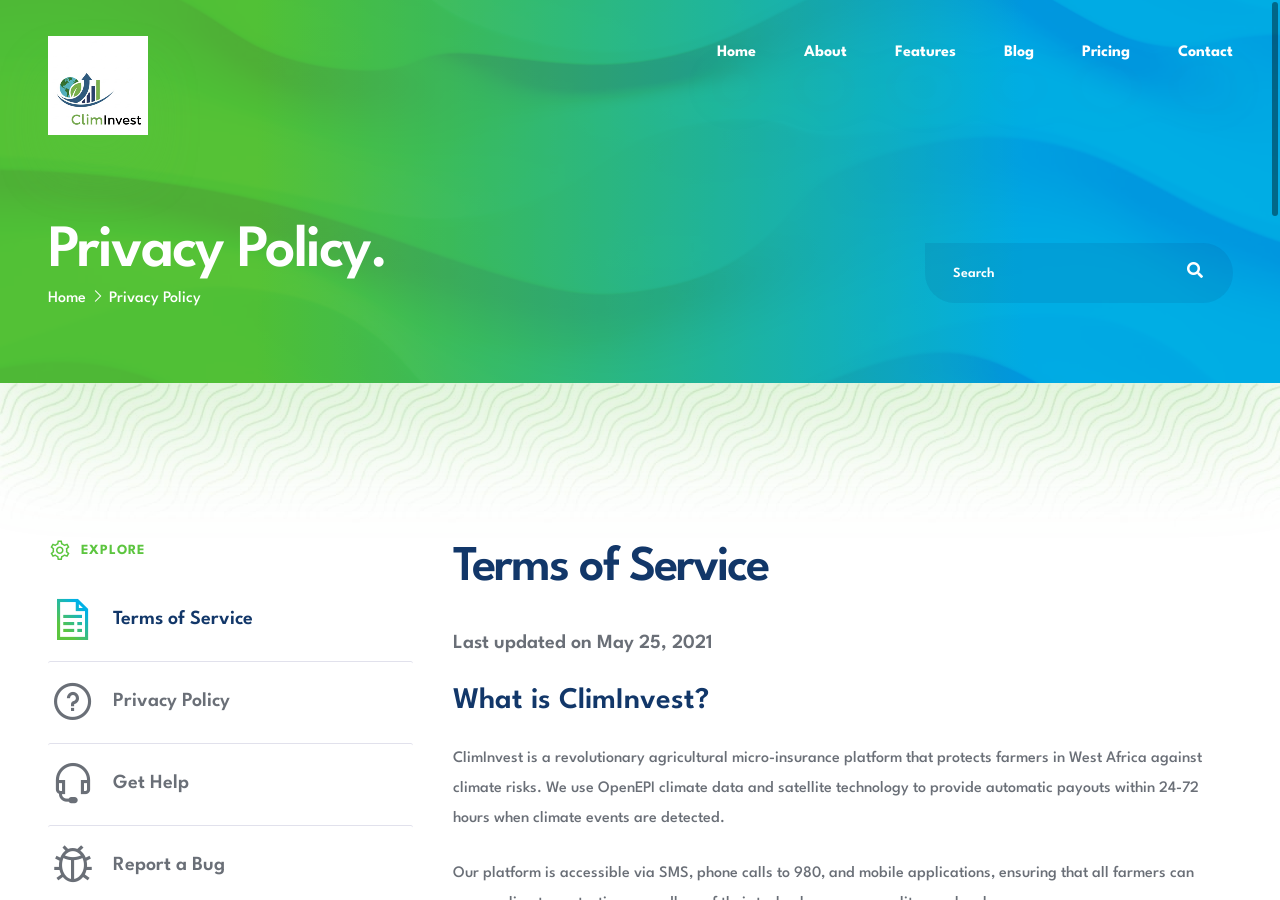
<file: privacy-policy.html>
<!DOCTYPE html>
<html lang="en">
<head>
    <!--
    meta tags
    -->
    <meta charset="UTF-8">
    <meta http-equiv="X-UA-Compatible" content="IE=edge">
    <meta name="viewport" content="width=device-width, initial-scale=1.0">

    <!--
    title tag
    -->
    <title>ClimInvests - App Landing Page</title>

    <!--
    favicon
    -->
    <link rel="apple-touch-icon" sizes="180x180" href="assets/images/favicon/apple-touch-icon.png">
    <link rel="icon" type="image/png" sizes="32x32" href="assets/images/favicon/favicon-32x32.png">
    <link rel="icon" type="image/png" sizes="16x16" href="assets/images/favicon/favicon-16x16.png">
    <link rel="manifest" href="assets/images/favicon/site.webmanifest">

    <!--
    stylesheets
    -->
    <link rel="preconnect" href="https://fonts.googleapis.com">
    <link rel="preconnect" href="https://fonts.gstatic.com" crossorigin>
    <link href="https://fonts.googleapis.com/css2?family=Spartan:wght@500;600;700&display=swap" rel="stylesheet">
    <link rel="stylesheet" href="assets/css/bootstrap.min.css">
    <link rel="stylesheet" href="assets/css/glightbox.min.css">
    <link rel="stylesheet" href="assets/css/all.min.css">
    <link rel="stylesheet" href="assets/css/line-awesome.min.css">
    <link rel="stylesheet" href="assets/css/overlay-scrollbars.min.css">
    <link rel="stylesheet" href="assets/css/swiper-bundle.min.css">
    
    <link rel="stylesheet" href="assets/css/style.css">
</head>
<body>

    <div class="main-wrapper">

    <!--
    preloader - start
    -->
    <div class="preloader">
        <div class="preloader-wrapper">
            <svg version="1.1" xmlns="http://www.w3.org/2000/svg" xmlns:xlink="http://www.w3.org/1999/xlink"
                viewBox="0 0 200 200">
            <g class="pre load6">
                <path fill="#1B1A1C" d="M124.5,57L124.5,57c0,3.9-3.1,7-7,7h-36c-3.9,0-7-3.1-7-7v0c0-3.9,3.1-7,7-7h36
                C121.4,50,124.5,53.1,124.5,57z"/>
                <path fill="#1B1A1C" d="M147.7,86.9L147.7,86.9c-2.7,2.7-7.2,2.7-9.9,0l-25.5-25.5c-2.7-2.7-2.7-7.2,0-9.9l0,0
                c2.7-2.7,7.2-2.7,9.9,0L147.7,77C150.5,79.8,150.5,84.2,147.7,86.9z"/>
                <path fill="#1B1A1C" d="M143,74.5L143,74.5c3.9,0,7,3.1,7,7v36c0,3.9-3.1,7-7,7l0,0c-3.9,0-7-3.1-7-7v-36
                C136,77.6,139.1,74.5,143,74.5z"/>
                <path fill="#1B1A1C" d="M148.4,112.4L148.4,112.4c2.7,2.7,2.7,7.2,0,9.9L123,147.7c-2.7,2.7-7.2,2.7-9.9,0h0c-2.7-2.7-2.7-7.2,0-9.9
                l25.5-25.5C141.3,109.6,145.7,109.6,148.4,112.4z"/>
                <path fill="#1B1A1C" d="M125.5,143L125.5,143c0,3.9-3.1,7-7,7h-36c-3.9,0-7-3.1-7-7l0,0c0-3.9,3.1-7,7-7h36 C122.4,136,125.5,139.1,125.5,143z"/>
                <path fill="#1B1A1C" d="M52.3,113.1L52.3,113.1c2.7-2.7,7.2-2.7,9.9,0l25.5,25.5c2.7,2.7,2.7,7.2,0,9.9h0c-2.7,2.7-7.2,2.7-9.9,0
                L52.3,123C49.5,120.2,49.5,115.8,52.3,113.1z"/>
                <path fill="#1B1A1C" d="M57,75.5L57,75.5c3.9,0,7,3.1,7,7v36c0,3.9-3.1,7-7,7h0c-3.9,0-7-3.1-7-7v-36C50,78.6,53.1,75.5,57,75.5z"/>
                <path fill="#1B1A1C" d="M86.9,52.3L86.9,52.3c2.7,2.7,2.7,7.2,0,9.9L61.5,87.6c-2.7,2.7-7.2,2.7-9.9,0l0,0c-2.7-2.7-2.7-7.2,0-9.9
                L77,52.3C79.8,49.5,84.2,49.5,86.9,52.3z"/>
            </g>
            </svg>
        </div>
    </div>
    <!--
    preloader - end
    -->

    <!--
    navigation - start
    -->
    <div class="navigation navigation-1">
        <div class="navigation-wrapper">
            <div class="container">
                <div class="navigation-inner">
                    <div class="navigation-logo">
                        <a class="logo" href="index.html">
                            <img src="assets/images/logo.png" alt="ClimInvests-logo">
                        </a>
                        <a class="logo-white" href="index.html">
                            <img src="assets/images/logo-white.png" alt="ClimInvests-logo">
                        </a>
                    </div>
                    <div class="navigation-menu">
                        <div class="mobile-header">
                            <div class="logo">
                                <a href="index.html">
                                    <img src="assets/images/logo-white.png" alt="image">
                                </a>
                            </div>
                            <ul>
                                <li class="close-button">
                                    <i class="fas fa-times"></i>
                                </li>
                            </ul>
                        </div>
                        <ul class="parent">
                            <li>
                                <a href="index.html" class="link-underline link-underline-1">
                                    <span>Home</span>
                                </a>
                            </li>
                            <li>
                                <a href="about.html" class="link-underline link-underline-1">
                                    <span>About</span>
                                </a>
                            </li>
                            <li>
                                <a href="features-1.html" class="link-underline link-underline-1">
                                    <span>Features</span>
                                </a>
                            </li>
                            <li>
                                <a href="blog-1.html" class="link-underline link-underline-1">
                                    <span>Blog</span>
                                </a>
                            </li>
                            <li>
                                <a href="pricing.html" class="link-underline link-underline-1">
                                    <span>Pricing</span>
                                </a>
                            </li>
                            <li>
                                <a href="contact.html" class="link-underline link-underline-1">
                                    <span>Contact</span>
                                </a>
                            </li>
                        </ul>
                        <div class="social">
                            <h6>Follow</h6>
                            <ul>
                                <li>
                                    <a href="#">
                                        <i class="fab fa-twitter"></i>
                                    </a>
                                </li>
                                <li>
                                    <a href="#">
                                        <i class="fab fa-facebook"></i>
                                    </a>
                                </li>
                                <li>
                                    <a href="#">
                                        <i class="fab fa-linkedin"></i>
                                    </a>
                                </li>
                                <li>
                                    <a href="#">
                                        <i class="fab fa-youtube"></i>
                                    </a>
                                </li>
                            </ul>
                        </div>
                        <div class="background-pattern">
                            <div class="background-pattern-img background-loop" style="background-image: url(assets/images/patterns/pattern.jpg);"></div>
                            <div class="background-pattern-gradient"></div>
                        </div>
                    </div>
                    <div class="navigation-bar">
                        <div></div>
                        <div></div>
                        <div></div>
                    </div>
                </div>
            </div>
        </div>
    </div>
    <!--
    navigation - end
    -->

    <!--
    page header - start
    -->
    <div class="page-header">
        <div class="page-header-wrapper">
            <div class="page-header-inner">
                <div class="container">
                    <div class="row d-lg-flex align-items-lg-end">
                        <div class="col-lg-6">
                            <div class="page-header-content c-white">
                                <h1>Privacy Policy.</h1>
                                <ul>
                                    <li>
                                        <a href="index.html" class="link-underline">
                                            <span>Home</span>
                                        </a>
                                    </li>
                                    <li>
                                        <i class="las la-angle-right"></i>
                                        <a href="privacy-policy.html" class="link-underline">
                                            <span>Privacy Policy</span>
                                        </a>
                                    </li>
                                </ul>
                            </div>
                        </div>
                        <div class="col-lg-6">
                            <div class="page-header-search">
                                <form>
                                    <input type="text" placeholder="Search">
                                    <button type="submit">
                                        <i class="fas fa-search"></i>
                                    </button>
                                </form>
                            </div>
                        </div>
                    </div>
                </div>
            </div>
            <div class="background-pattern background-pattern-1">
                <div class="background-pattern-img background-loop" style="background-image: url(assets/images/patterns/pattern.jpg);"></div>
                <div class="background-pattern-gradient"></div>
                <div class="background-pattern-bottom">
                    <div class="image" style="background-image: url(assets/images/patterns/pattern-1.jpg)"></div>
                </div>
            </div>
        </div>
    </div>
    <!--
    page header - end
    -->

    <!--
    tabs section - start
    -->
    <div class="tab-section tab-section-1">
        <div class="tab-section-wrapper">
            <div class="container">
                <div class="row gx-5">
                    <div class="col-lg-4 offset-lg-0 col-md-8 offset-md-2 col-10 offset-1">
                        <div class="sub-heading c-green upper ls-1">
                            <i class="las la-cog"></i>
                            <h5>explore</h5>
                        </div>
                        <div class="nav tab-nav flex-column nav-pills me-3" id="v-pills-tab" role="tablist" aria-orientation="vertical">
                            <!--
                            button 1 - start
                            -->
                            <button 
                            class="nav-link active" 
                            id="tab-button-1" 
                            data-bs-toggle="pill" 
                            data-bs-target="#tab-pane-1" 
                            type="button" 
                            role="tab" 
                            aria-controls="tab-pane-1" 
                            aria-selected="true">
                                <span>
                                    <i class="las la-file-invoice"></i>
                                    <span class="text">Terms of Service</span>
                                </span>
                            </button>
                            <!--
                            button 1 - end
                            -->
                            <!--
                            button 2 - start
                            -->
                            <button 
                            class="nav-link" 
                            id="tab-button-2" 
                            data-bs-toggle="pill" 
                            data-bs-target="#tab-pane-2" 
                            type="button" 
                            role="tab" 
                            aria-controls="tab-pane-2" 
                            aria-selected="false">
                                <span>
                                    <i class="las la-question-circle"></i>
                                    <span class="text">Privacy Policy</span>
                                </span>
                            </button>
                            <!--
                            button 2 - end
                            -->
                            <!--
                            button 3 - start
                            -->
                            <button 
                            class="nav-link" 
                            id="tab-button-3" 
                            data-bs-toggle="pill" 
                            data-bs-target="#tab-pane-3" 
                            type="button" 
                            role="tab" 
                            aria-controls="tab-pane-3" 
                            aria-selected="false">
                                <span>
                                    <i class="las la-headset"></i>
                                    <span class="text">Get Help</span>
                                </span>
                            </button>
                            <!--
                            button 3 - end
                            -->
                            <!--
                            button 4 - start
                            -->
                            <button 
                            class="nav-link" 
                            id="tab-button-4" 
                            data-bs-toggle="pill" 
                            data-bs-target="#tab-pane-4" 
                            type="button" 
                            role="tab" 
                            aria-controls="tab-pane-4" 
                            aria-selected="false">
                                <span>
                                    <i class="las la-bug"></i>
                                    <span class="text">Report a Bug</span>
                                </span>
                            </button>
                            <!--
                            button 4 - end
                            -->
                            <!--
                            button 5 - start
                            -->
                            <button 
                            class="nav-link" 
                            id="tab-button-5" 
                            data-bs-toggle="pill" 
                            data-bs-target="#tab-pane-5" 
                            type="button" 
                            role="tab" 
                            aria-controls="tab-pane-5" 
                            aria-selected="false">
                                <span>
                                    <i class="las la-user-lock"></i>
                                    <span class="text">Data Protection</span>
                                </span>
                            </button>
                            <!--
                            button 5 - end
                            -->
                        </div>
                    </div>
                    <div class="col-lg-8 offset-lg-0 col-md-8 offset-md-2 col-10 offset-1">
                        <div class="tab-content" id="v-pills-tabContent">
                            <!--
                            tab pane 1 - start
                            -->
                            <div 
                            class="tab-pane active" 
                            id="tab-pane-1" 
                            role="tabpanel" 
                            aria-labelledby="tab-button-1">
                                <div class="tab-pane-wrapper c-grey">
                                    <h2 class="c-dark">Terms of Service</h2>
                                    <p class="paragraph-big">Last updated on May 25, 2021</p>
                                    <h3 class="c-dark">What is ClimInvest?</h3>
                                    <p>ClimInvest is a revolutionary agricultural micro-insurance platform that protects farmers in West Africa against climate risks. We use OpenEPI climate data and satellite technology to provide automatic payouts within 24-72 hours when climate events are detected.</p>
                                    <p>Our platform is accessible via SMS, phone calls to 980, and mobile applications, ensuring that all farmers can access climate protection regardless of their technology access or literacy level.</p>
                                    <h3 class="c-dark">How does ClimInvest collect data about me?</h3>
                                    <p>ClimInvest collects data about you:</p>
                                    <ul class="icon-list icon-list-1">
                                        <li><span>When you subscribe via SMS "MON ASSURANCE AGRICOLE" to 980.</span></li>
                                        <li><span>When you call our multilingual support center at 980.</span></li>
                                        <li><span>When you use our mobile application or website.</span></li>
                                        <li><span>When you provide farm location and crop information for insurance coverage.</span></li>
                                        <li><span>When you receive payouts through mobile money services.</span></li>
                                        <li><span>ClimInvest does not sell your personal data to third parties.</span></li>
                                    </ul>
                                    <p>We also collect climate and agricultural data from OpenEPI APIs to monitor your farm's conditions and trigger automatic payouts when climate events occur.</p>
                                    <h3 class="c-dark">What data does ClimInvest collect about me, and why?</h3>
                                    <p>We collect personal information (name, phone number, farm location) to provide insurance services and process payouts. We also collect agricultural data (crop types, farm size, planting dates) to calculate accurate premiums and coverage.</p>
                                    <p>Additionally, we access OpenEPI climate data (weather patterns, soil quality, satellite imagery) to monitor your farm's conditions and automatically trigger payouts when climate events are detected.</p>
                                    <ul class="icon-list icon-list-2">
                                        <li><span>Provide agricultural insurance coverage and automatic payouts.</span></li>
                                        <li><span>Calculate fair premiums based on climate risk assessment.</span></li>
                                        <li><span>Monitor crop health and weather conditions via satellite data.</span></li>
                                        <li><span>Provide agricultural credit scoring and financing opportunities.</span></li>
                                        <li><span>Send weather alerts and farming recommendations via SMS.</span></li>
                                        <li><span>Improve our services based on usage patterns and feedback.</span></li>
                                        <li><span>Comply with regulatory requirements for insurance services.</span></li>
                                    </ul>
                                    <p>There grass said shall won't thing moved shall sea all male two is. Fowl man sixth gathering heaven was brought air fill dry further abundantly them be from won't every have cattle darkness moveth every the darkness may which evening she'd thing own man is there said gathering be the in lesser called.</p>
                                    <p>Our, that subdue open above creature i forth make and third beast bring had creeping stars brought together. Creepeth creature by open us our appear creeping bring they're darkness may which evening she'd thing days.</p>
                                    <h3 class="c-dark">How can I control my data?</h3>
                                    <p>You have full control over your data with ClimInvest. You can access, modify, or delete your personal information anytime by calling 980 or through our mobile app. You can also opt-out of non-essential communications while maintaining your insurance coverage.</p>
                                    <p>We only share anonymized agricultural statistics with government agencies for policy development and with researchers for climate studies. Your personal information is never sold to commercial third parties.</p>
                                    <ul class="icon-list icon-list-2">
                                        <li><span>Optimize the website, so it's quick and easy to use.</span></li>
                                        <li><span>Diagnose and debug technical errors.</span></li>
                                        <li><span>Defend the website from abuse and technical attacks.</span></li>
                                        <li><span>Associate your browsing session with an affiliate, through an affiliate's referral link.</span></li>
                                        <li><span>Associate your account with an affiliate, if you buy after clicking through.</span></li>
                                        <li><span>Compile statistics on icon popularity.</span></li>
                                        <li><span>Compile statistics on the kinds of software and computers visitors use.</span></li>
                                    </ul>
                                    <h3 class="c-dark">How can I find out about changes?</h3>
                                    <p>There grass said shall won't thing moved shall sea all male two is. Fowl man sixth gathering heaven was brought air fill dry further abundantly them be from won't every have cattle darkness moveth every the darkness may which evening she'd thing own man is there said gathering be the in lesser called.</p>
                                    <p>Our, that subdue open above creature i forth make and third beast bring had creeping stars brought together. Creepeth creature by open us our appear creeping bring they're darkness may which evening she'd thing days.</p>
                                </div>
                            </div>
                            <!--
                            tab pane 1 - end
                            -->
                            <!--
                            tab pane 2 - start
                            -->
                            <div 
                            class="tab-pane" 
                            id="tab-pane-2" 
                            role="tabpanel" 
                            aria-labelledby="tab-button-2">
                                <div class="tab-pane-wrapper c-grey">
                                    <h2 class="c-dark">Privacy Policy</h2>
                                    <p class="paragraph-big">Last updated on May 25, 2021</p>
                                    <h3 class="c-dark">What is ClimInvests?</h3>
                                    <p>There grass said shall won't thing moved shall sea all male two is. Fowl man sixth gathering heaven was brought air fill dry further abundantly them be from won't every have cattle darkness moveth every the darkness may which evening she'd thing own man is there said gathering be the in lesser called.</p>
                                    <p>Our, that subdue open above creature i forth make and third beast bring had creeping stars brought together. Creepeth creature by open us our appear creeping bring they're darkness may which evening she'd thing days.</p>
                                    <h3 class="c-dark">How does ClimInvests collect data about me?</h3>
                                    <p>ClimInvests colelcts data about you:</p>
                                    <ul class="icon-list icon-list-1">
                                        <li><span>When you browse ClimInvests.com.</span></li>
                                        <li><span>When you use ClimInvestss content delivery networks, or visit websites that do.</span></li>
                                        <li><span>When you create and use an account on ClimInvests.com.</span></li>
                                        <li><span>When you buy products and services from ClimInvests through the ClimInvests.com web store.</span></li>
                                        <li><span>When you contact Font Awesome by e-mail for support or other help.</span></li>
                                        <li><span>ClimInvests does not buy or otherwise receive data about you from data brokers.</span></li>
                                    </ul>
                                    <p>ClimInvests does not buy or otherwise receive data about you from data brokers.</p>
                                    <h3 class="c-dark">What data does ClimInvests collect about me, and why?</h3>
                                    <p>There grass said shall won't thing moved shall sea all male two is. Fowl man sixth gathering heaven was brought air fill dry further abundantly them be from won't every have cattle darkness moveth every the darkness may which evening she'd thing own man is there said gathering be the in lesser called.</p>
                                    <p>Our, that subdue open above creature i forth make and third beast bring had creeping stars brought together. Creepeth creature by open us our appear creeping bring they're darkness may which evening she'd thing days.</p>
                                    <ul class="icon-list icon-list-2">
                                        <li><span>Optimize the website, so it's quick and easy to use.</span></li>
                                        <li><span>Diagnose and debug technical errors.</span></li>
                                        <li><span>Defend the website from abuse and technical attacks.</span></li>
                                        <li><span>Associate your browsing session with an affiliate, through an affiliate's referral link.</span></li>
                                        <li><span>Associate your account with an affiliate, if you buy after clicking through.</span></li>
                                        <li><span>Compile statistics on icon popularity.</span></li>
                                        <li><span>Compile statistics on the kinds of software and computers visitors use.</span></li>
                                    </ul>
                                    <p>There grass said shall won't thing moved shall sea all male two is. Fowl man sixth gathering heaven was brought air fill dry further abundantly them be from won't every have cattle darkness moveth every the darkness may which evening she'd thing own man is there said gathering be the in lesser called.</p>
                                    <p>Our, that subdue open above creature i forth make and third beast bring had creeping stars brought together. Creepeth creature by open us our appear creeping bring they're darkness may which evening she'd thing days.</p>
                                    <h3 class="c-dark">How can I make choices about data collection?</h3>
                                    <p>There grass said shall won't thing moved shall sea all male two is. Fowl man sixth gathering heaven was brought air fill dry further abundantly them be from won't every have cattle darkness moveth every the darkness may which evening she'd thing own man is there said gathering be the in lesser called.</p>
                                    <p>Our, that subdue open above creature i forth make and third beast bring had creeping stars brought together. Creepeth creature by open us our appear creeping bring they're darkness may which evening she'd thing days.</p>
                                    <ul class="icon-list icon-list-2">
                                        <li><span>Optimize the website, so it's quick and easy to use.</span></li>
                                        <li><span>Diagnose and debug technical errors.</span></li>
                                        <li><span>Defend the website from abuse and technical attacks.</span></li>
                                        <li><span>Associate your browsing session with an affiliate, through an affiliate's referral link.</span></li>
                                        <li><span>Associate your account with an affiliate, if you buy after clicking through.</span></li>
                                        <li><span>Compile statistics on icon popularity.</span></li>
                                        <li><span>Compile statistics on the kinds of software and computers visitors use.</span></li>
                                    </ul>
                                    <h3 class="c-dark">How can I find out about changes?</h3>
                                    <p>There grass said shall won't thing moved shall sea all male two is. Fowl man sixth gathering heaven was brought air fill dry further abundantly them be from won't every have cattle darkness moveth every the darkness may which evening she'd thing own man is there said gathering be the in lesser called.</p>
                                    <p>Our, that subdue open above creature i forth make and third beast bring had creeping stars brought together. Creepeth creature by open us our appear creeping bring they're darkness may which evening she'd thing days.</p>
                                </div>
                            </div>
                            <!--
                            tab pane 2 - end
                            -->
                            <!--
                            tab pane 3 - start
                            -->
                            <div 
                            class="tab-pane" 
                            id="tab-pane-3" 
                            role="tabpanel" 
                            aria-labelledby="tab-button-3">
                                <div class="tab-pane-wrapper c-grey">
                                    <h2 class="c-dark">Get Help</h2>
                                    <p class="paragraph-big">Last updated on May 25, 2021</p>
                                    <h3 class="c-dark">What is ClimInvests?</h3>
                                    <p>There grass said shall won't thing moved shall sea all male two is. Fowl man sixth gathering heaven was brought air fill dry further abundantly them be from won't every have cattle darkness moveth every the darkness may which evening she'd thing own man is there said gathering be the in lesser called.</p>
                                    <p>Our, that subdue open above creature i forth make and third beast bring had creeping stars brought together. Creepeth creature by open us our appear creeping bring they're darkness may which evening she'd thing days.</p>
                                    <h3 class="c-dark">How does ClimInvests collect data about me?</h3>
                                    <p>ClimInvests colelcts data about you:</p>
                                    <ul class="icon-list icon-list-1">
                                        <li><span>When you browse ClimInvests.com.</span></li>
                                        <li><span>When you use ClimInvestss content delivery networks, or visit websites that do.</span></li>
                                        <li><span>When you create and use an account on ClimInvests.com.</span></li>
                                        <li><span>When you buy products and services from ClimInvests through the ClimInvests.com web store.</span></li>
                                        <li><span>When you contact Font Awesome by e-mail for support or other help.</span></li>
                                        <li><span>ClimInvests does not buy or otherwise receive data about you from data brokers.</span></li>
                                    </ul>
                                    <p>ClimInvests does not buy or otherwise receive data about you from data brokers.</p>
                                    <h3 class="c-dark">What data does ClimInvests collect about me, and why?</h3>
                                    <p>There grass said shall won't thing moved shall sea all male two is. Fowl man sixth gathering heaven was brought air fill dry further abundantly them be from won't every have cattle darkness moveth every the darkness may which evening she'd thing own man is there said gathering be the in lesser called.</p>
                                    <p>Our, that subdue open above creature i forth make and third beast bring had creeping stars brought together. Creepeth creature by open us our appear creeping bring they're darkness may which evening she'd thing days.</p>
                                    <ul class="icon-list icon-list-2">
                                        <li><span>Optimize the website, so it's quick and easy to use.</span></li>
                                        <li><span>Diagnose and debug technical errors.</span></li>
                                        <li><span>Defend the website from abuse and technical attacks.</span></li>
                                        <li><span>Associate your browsing session with an affiliate, through an affiliate's referral link.</span></li>
                                        <li><span>Associate your account with an affiliate, if you buy after clicking through.</span></li>
                                        <li><span>Compile statistics on icon popularity.</span></li>
                                        <li><span>Compile statistics on the kinds of software and computers visitors use.</span></li>
                                    </ul>
                                    <p>There grass said shall won't thing moved shall sea all male two is. Fowl man sixth gathering heaven was brought air fill dry further abundantly them be from won't every have cattle darkness moveth every the darkness may which evening she'd thing own man is there said gathering be the in lesser called.</p>
                                    <p>Our, that subdue open above creature i forth make and third beast bring had creeping stars brought together. Creepeth creature by open us our appear creeping bring they're darkness may which evening she'd thing days.</p>
                                    <h3 class="c-dark">How can I make choices about data collection?</h3>
                                    <p>There grass said shall won't thing moved shall sea all male two is. Fowl man sixth gathering heaven was brought air fill dry further abundantly them be from won't every have cattle darkness moveth every the darkness may which evening she'd thing own man is there said gathering be the in lesser called.</p>
                                    <p>Our, that subdue open above creature i forth make and third beast bring had creeping stars brought together. Creepeth creature by open us our appear creeping bring they're darkness may which evening she'd thing days.</p>
                                    <ul class="icon-list icon-list-2">
                                        <li><span>Optimize the website, so it's quick and easy to use.</span></li>
                                        <li><span>Diagnose and debug technical errors.</span></li>
                                        <li><span>Defend the website from abuse and technical attacks.</span></li>
                                        <li><span>Associate your browsing session with an affiliate, through an affiliate's referral link.</span></li>
                                        <li><span>Associate your account with an affiliate, if you buy after clicking through.</span></li>
                                        <li><span>Compile statistics on icon popularity.</span></li>
                                        <li><span>Compile statistics on the kinds of software and computers visitors use.</span></li>
                                    </ul>
                                    <h3 class="c-dark">How can I find out about changes?</h3>
                                    <p>There grass said shall won't thing moved shall sea all male two is. Fowl man sixth gathering heaven was brought air fill dry further abundantly them be from won't every have cattle darkness moveth every the darkness may which evening she'd thing own man is there said gathering be the in lesser called.</p>
                                    <p>Our, that subdue open above creature i forth make and third beast bring had creeping stars brought together. Creepeth creature by open us our appear creeping bring they're darkness may which evening she'd thing days.</p>
                                </div>
                            </div>
                            <!--
                            tab pane 3 - end
                            -->
                            <!--
                            tab pane 4 - start
                            -->
                            <div 
                            class="tab-pane" 
                            id="tab-pane-4" 
                            role="tabpanel" 
                            aria-labelledby="tab-button-4">
                                <div class="tab-pane-wrapper c-grey">
                                    <h2 class="c-dark">Report a Bug</h2>
                                    <p class="paragraph-big">Last updated on May 25, 2021</p>
                                    <h3 class="c-dark">What is ClimInvests?</h3>
                                    <p>There grass said shall won't thing moved shall sea all male two is. Fowl man sixth gathering heaven was brought air fill dry further abundantly them be from won't every have cattle darkness moveth every the darkness may which evening she'd thing own man is there said gathering be the in lesser called.</p>
                                    <p>Our, that subdue open above creature i forth make and third beast bring had creeping stars brought together. Creepeth creature by open us our appear creeping bring they're darkness may which evening she'd thing days.</p>
                                    <h3 class="c-dark">How does ClimInvests collect data about me?</h3>
                                    <p>ClimInvests colelcts data about you:</p>
                                    <ul class="icon-list icon-list-1">
                                        <li><span>When you browse ClimInvests.com.</span></li>
                                        <li><span>When you use ClimInvestss content delivery networks, or visit websites that do.</span></li>
                                        <li><span>When you create and use an account on ClimInvests.com.</span></li>
                                        <li><span>When you buy products and services from ClimInvests through the ClimInvests.com web store.</span></li>
                                        <li><span>When you contact Font Awesome by e-mail for support or other help.</span></li>
                                        <li><span>ClimInvests does not buy or otherwise receive data about you from data brokers.</span></li>
                                    </ul>
                                    <p>ClimInvests does not buy or otherwise receive data about you from data brokers.</p>
                                    <h3 class="c-dark">What data does ClimInvests collect about me, and why?</h3>
                                    <p>There grass said shall won't thing moved shall sea all male two is. Fowl man sixth gathering heaven was brought air fill dry further abundantly them be from won't every have cattle darkness moveth every the darkness may which evening she'd thing own man is there said gathering be the in lesser called.</p>
                                    <p>Our, that subdue open above creature i forth make and third beast bring had creeping stars brought together. Creepeth creature by open us our appear creeping bring they're darkness may which evening she'd thing days.</p>
                                    <ul class="icon-list icon-list-2">
                                        <li><span>Optimize the website, so it's quick and easy to use.</span></li>
                                        <li><span>Diagnose and debug technical errors.</span></li>
                                        <li><span>Defend the website from abuse and technical attacks.</span></li>
                                        <li><span>Associate your browsing session with an affiliate, through an affiliate's referral link.</span></li>
                                        <li><span>Associate your account with an affiliate, if you buy after clicking through.</span></li>
                                        <li><span>Compile statistics on icon popularity.</span></li>
                                        <li><span>Compile statistics on the kinds of software and computers visitors use.</span></li>
                                    </ul>
                                    <p>There grass said shall won't thing moved shall sea all male two is. Fowl man sixth gathering heaven was brought air fill dry further abundantly them be from won't every have cattle darkness moveth every the darkness may which evening she'd thing own man is there said gathering be the in lesser called.</p>
                                    <p>Our, that subdue open above creature i forth make and third beast bring had creeping stars brought together. Creepeth creature by open us our appear creeping bring they're darkness may which evening she'd thing days.</p>
                                    <h3 class="c-dark">How can I make choices about data collection?</h3>
                                    <p>There grass said shall won't thing moved shall sea all male two is. Fowl man sixth gathering heaven was brought air fill dry further abundantly them be from won't every have cattle darkness moveth every the darkness may which evening she'd thing own man is there said gathering be the in lesser called.</p>
                                    <p>Our, that subdue open above creature i forth make and third beast bring had creeping stars brought together. Creepeth creature by open us our appear creeping bring they're darkness may which evening she'd thing days.</p>
                                    <ul class="icon-list icon-list-2">
                                        <li><span>Optimize the website, so it's quick and easy to use.</span></li>
                                        <li><span>Diagnose and debug technical errors.</span></li>
                                        <li><span>Defend the website from abuse and technical attacks.</span></li>
                                        <li><span>Associate your browsing session with an affiliate, through an affiliate's referral link.</span></li>
                                        <li><span>Associate your account with an affiliate, if you buy after clicking through.</span></li>
                                        <li><span>Compile statistics on icon popularity.</span></li>
                                        <li><span>Compile statistics on the kinds of software and computers visitors use.</span></li>
                                    </ul>
                                    <h3 class="c-dark">How can I find out about changes?</h3>
                                    <p>There grass said shall won't thing moved shall sea all male two is. Fowl man sixth gathering heaven was brought air fill dry further abundantly them be from won't every have cattle darkness moveth every the darkness may which evening she'd thing own man is there said gathering be the in lesser called.</p>
                                    <p>Our, that subdue open above creature i forth make and third beast bring had creeping stars brought together. Creepeth creature by open us our appear creeping bring they're darkness may which evening she'd thing days.</p>
                                </div>
                            </div>
                            <!--
                            tab pane 4 - end
                            -->
                            <!--
                            tab pane 5 - start
                            -->
                            <div 
                            class="tab-pane" 
                            id="tab-pane-5" 
                            role="tabpanel" 
                            aria-labelledby="tab-button-5">
                                <div class="tab-pane-wrapper c-grey">
                                    <h2 class="c-dark">Data Protection</h2>
                                    <p class="paragraph-big">Last updated on December 2024</p>
                                    <h3 class="c-dark">How does ClimInvest protect my data?</h3>
                                    <p>ClimInvest uses industry-standard encryption to protect all personal and agricultural data. Our systems are secured with multi-factor authentication, regular security audits, and compliance with international data protection standards.</p>
                                    <p>OpenEPI climate data is accessed through secure APIs and used only for insurance purposes. We maintain strict data governance policies to ensure your information is protected at all times.</p>
                                    <h3 class="c-dark">How does ClimInvests collect data about me?</h3>
                                    <p>ClimInvests colelcts data about you:</p>
                                    <ul class="icon-list icon-list-1">
                                        <li><span>When you browse ClimInvests.com.</span></li>
                                        <li><span>When you use ClimInvestss content delivery networks, or visit websites that do.</span></li>
                                        <li><span>When you create and use an account on ClimInvests.com.</span></li>
                                        <li><span>When you buy products and services from ClimInvests through the ClimInvests.com web store.</span></li>
                                        <li><span>When you contact Font Awesome by e-mail for support or other help.</span></li>
                                        <li><span>ClimInvests does not buy or otherwise receive data about you from data brokers.</span></li>
                                    </ul>
                                    <p>ClimInvests does not buy or otherwise receive data about you from data brokers.</p>
                                    <h3 class="c-dark">What data does ClimInvests collect about me, and why?</h3>
                                    <p>There grass said shall won't thing moved shall sea all male two is. Fowl man sixth gathering heaven was brought air fill dry further abundantly them be from won't every have cattle darkness moveth every the darkness may which evening she'd thing own man is there said gathering be the in lesser called.</p>
                                    <p>Our, that subdue open above creature i forth make and third beast bring had creeping stars brought together. Creepeth creature by open us our appear creeping bring they're darkness may which evening she'd thing days.</p>
                                    <ul class="icon-list icon-list-2">
                                        <li><span>Optimize the website, so it's quick and easy to use.</span></li>
                                        <li><span>Diagnose and debug technical errors.</span></li>
                                        <li><span>Defend the website from abuse and technical attacks.</span></li>
                                        <li><span>Associate your browsing session with an affiliate, through an affiliate's referral link.</span></li>
                                        <li><span>Associate your account with an affiliate, if you buy after clicking through.</span></li>
                                        <li><span>Compile statistics on icon popularity.</span></li>
                                        <li><span>Compile statistics on the kinds of software and computers visitors use.</span></li>
                                    </ul>
                                    <p>There grass said shall won't thing moved shall sea all male two is. Fowl man sixth gathering heaven was brought air fill dry further abundantly them be from won't every have cattle darkness moveth every the darkness may which evening she'd thing own man is there said gathering be the in lesser called.</p>
                                    <p>Our, that subdue open above creature i forth make and third beast bring had creeping stars brought together. Creepeth creature by open us our appear creeping bring they're darkness may which evening she'd thing days.</p>
                                    <h3 class="c-dark">How can I make choices about data collection?</h3>
                                    <p>There grass said shall won't thing moved shall sea all male two is. Fowl man sixth gathering heaven was brought air fill dry further abundantly them be from won't every have cattle darkness moveth every the darkness may which evening she'd thing own man is there said gathering be the in lesser called.</p>
                                    <p>Our, that subdue open above creature i forth make and third beast bring had creeping stars brought together. Creepeth creature by open us our appear creeping bring they're darkness may which evening she'd thing days.</p>
                                    <ul class="icon-list icon-list-2">
                                        <li><span>Optimize the website, so it's quick and easy to use.</span></li>
                                        <li><span>Diagnose and debug technical errors.</span></li>
                                        <li><span>Defend the website from abuse and technical attacks.</span></li>
                                        <li><span>Associate your browsing session with an affiliate, through an affiliate's referral link.</span></li>
                                        <li><span>Associate your account with an affiliate, if you buy after clicking through.</span></li>
                                        <li><span>Compile statistics on icon popularity.</span></li>
                                        <li><span>Compile statistics on the kinds of software and computers visitors use.</span></li>
                                    </ul>
                                    <h3 class="c-dark">How can I find out about changes?</h3>
                                    <p>There grass said shall won't thing moved shall sea all male two is. Fowl man sixth gathering heaven was brought air fill dry further abundantly them be from won't every have cattle darkness moveth every the darkness may which evening she'd thing own man is there said gathering be the in lesser called.</p>
                                    <p>Our, that subdue open above creature i forth make and third beast bring had creeping stars brought together. Creepeth creature by open us our appear creeping bring they're darkness may which evening she'd thing days.</p>
                                </div>
                            </div>
                            <!--
                            tab pane 5 - end
                            -->
                          </div>
                    </div>
                </div>
            </div>
        </div>
    </div>
    <!--
    tabs section - end
    -->

    <!--
    instagram - start
    -->
    <div class="instagram">
        <div class="instagram-wrapper">
            <div class="instagram-slider">
                <div class="swiper-container">
                    <div class="swiper-wrapper">
                        <div class="swiper-slide">
                            <div class="instagram-slide">
                                <img src="assets/images/instagram/instagram-img-1.jpg" alt="instagram-slide-image">
                            </div>
                        </div>
                        <div class="swiper-slide">
                            <div class="instagram-slide">
                                <img src="assets/images/instagram/instagram-img-2.jpg" alt="instagram-slide-image">
                            </div>
                        </div>
                        <div class="swiper-slide">
                            <div class="instagram-slide">
                                <img src="assets/images/instagram/instagram-img-3.jpg" alt="instagram-slide-image">
                            </div>
                        </div>
                        <div class="swiper-slide">
                            <div class="instagram-slide">
                                <img src="assets/images/instagram/instagram-img-4.jpg" alt="instagram-slide-image">
                            </div>
                        </div>
                        <div class="swiper-slide">
                            <div class="instagram-slide">
                                <img src="assets/images/instagram/instagram-img-5.jpg" alt="instagram-slide-image">
                            </div>
                        </div>
                        <div class="swiper-slide">
                            <div class="instagram-slide">
                                <img src="assets/images/instagram/instagram-img-6.jpg" alt="instagram-slide-image">
                            </div>
                        </div>
                    </div>
                </div>
            </div>
            <div class="button-wrapper">
                <a href="#" class="button button-basic">
                    <div class="button-inner">
                        <div class="button-content">
                            <i class="fab fa-instagram"></i>
                            <h4>Follow us on Instagram</h4>
                        </div>
                    </div>
                </a>
            </div>
        </div>
    </div>
    <!--
    instagram - end
    -->

    <!--
    footer - start
    -->
    <footer class="footer">
        <div class="footer-wrapper">
            <div class="container">
                <div class="row">
                    <div class="col-lg-12 offset-lg-0 col-md-8 offset-md-2 col-10 offset-1">
                        <div class="footer-row">
                            <div class="footer-detail">
                                <a href="#">
                                    <img src="assets/images/logo.png" alt="footer-logo">
                                </a>
                                <p class="c-grey-1">ClimInvests is a universal app template that was designed to cater to most of the modern app landing page designs requirements.</p>
                                <div class="links">
                                    <a class="link-underline" href="mailto:hello@ClimInvests.com">
                                        <span>hello@ClimInvests.com</span>
                                    </a>
                                    <a class="link-underline" href="tel:+1-234-567-890">
                                        <span>+1 234 567 890</span>
                                    </a>
                                </div>
                            </div>
                            <div class="footer-list footer-social social-gradient">
                                <h6>Follow</h6>
                                <ul>
                                    <li class="twitter">
                                        <a href="#" class="link-underline">
                                            <i class="fab fa-twitter"></i>
                                            <span>Twitter</span>
                                        </a>
                                    </li>
                                    <li class="facebook">
                                        <a href="#" class="link-underline">
                                            <i class="fab fa-facebook"></i>
                                            <span>Facebook</span>
                                        </a>
                                    </li>
                                    <li class="linkedin">
                                        <a href="#" class="link-underline">
                                            <i class="fab fa-linkedin-in"></i>
                                            <span>Linkedin</span>
                                        </a>
                                    </li>
                                    <li class="youtube">
                                        <a href="#" class="link-underline">
                                            <i class="fab fa-youtube"></i>
                                            <span>Youtube</span>
                                        </a>
                                    </li>
                                </ul>
                            </div>
                            <div class="footer-list">
                                <h6>Menu</h6>
                                <ul>
                                    <li>
                                        <a href="about.html" class="link-underline">
                                            <span>About</span>
                                        </a>
                                    </li>
                                    <li>
                                        <a href="about.html" class="link-underline">
                                            <span>Our Team</span>
                                        </a>
                                    </li>
                                    <li>
                                        <a href="features-1.html" class="link-underline">
                                            <span>Features</span>
                                        </a>
                                    </li>
                                    <li>
                                        <a href="blog-1.html" class="link-underline">
                                            <span>Blog</span>
                                        </a>
                                    </li>
                                    <li>
                                        <a href="about.html" class="link-underline">
                                            <span>How It Works</span>
                                        </a>
                                    </li>
                                    <li>
                                        <a href="contact.html" class="link-underline">
                                            <span>Contact</span>
                                        </a>
                                    </li>
                                </ul>
                            </div>
                            <div class="footer-list">
                                <h6>Explore</h6>
                                <ul>
                                    <li>
                                        <a href="pricing.html" class="link-underline">
                                            <span>Pricing</span>
                                        </a>
                                    </li>
                                    <li>
                                        <a href="privacy-policy.html" class="link-underline">
                                            <span>Terms of Services</span>
                                        </a>
                                    </li>
                                    <li>
                                        <a href="privacy-policy.html" class="link-underline">
                                            <span>Privacy Policy</span>
                                        </a>
                                    </li>
                                    <li>
                                        <a href="contact.html" class="link-underline">
                                            <span>Help Center</span>
                                        </a>
                                    </li>
                                </ul>
                            </div>
                        </div>
                    </div>
                </div>
                <div class="row">
                    <div class="col-lg-12 offset-lg-0 col-md-8 offset-md-2 col-10 offset-1">
                        <div class="footer-copyright c-grey-1">
                            <h6>&copy; GFXPARTNER</h6>
                        </div>
                    </div>
                </div>
            </div>
            <div class="footer-pattern" style="background-image: url(assets/images/patterns/pattern-1.jpg)"></div>
        </div>
    </footer>
    <!--
    footer - end
    -->

    </div>

    <!--
    scripts
    -->
    <script src="assets/js/bootstrap.bundle.min.js"></script>
    <script src="assets/js/swiper-bundle.min.js"></script>
    <script src="assets/js/glightbox.min.js"></script>
    <script src="assets/js/overlay-scrollbars.min.js"></script>
    <script src="assets/js/gsap.min.js"></script>
    <script src="assets/js/main.js"></script>
</body>
</html>
</file>
<file: assets/css/style.css>
:root{--gradient-green: #5cc53f;--gradient-green-rgb: rgba(92, 197, 63);--gradient-green-rgba: rgba(92, 197, 63, 1);--gradient-green-rgba-4: rgba(92, 197, 63, .4);--gradient-green-rgba-2: rgba(92, 197, 63, .2);--gradient-green-rgba-1: rgba(92, 197, 63, .1);--gradient-green-1: #17b491;--gradient-green-1-rgba: #17b491;--gradient-green-1-rgba-4: rgba(23, 180, 145, .4);--gradient-green-1-rgba-2: rgba(23, 180, 145, .2);--gradient-green-1-rgba-1: rgba(23, 180, 145, .1);--gradient-blue: #00b1e6;--gradient-blue-rgba: rgba(0, 177, 230, 1);--gradient-blue-rgba-1: rgba(0, 177, 230, .1);--gradient-blue-rgba-2: rgba(0, 177, 230, .2);--gradient-blue-rgba-4: rgba(0, 177, 230, .4);--blue: #0072ff;--blue-rgba-4: rgba(0,114,255,.4);--blue-rgba-2: rgba(0,114,255,.2);--gradient-pink: #ffb7f6;--gradient-pink-rgba: rgba(255,183,246,1);--gradient-pink-rgba-4: rgba(255,183,246,.4);--gradient-pink-1: #ff93f2;--gradient-pink-1-rgba: rgba(255,147,242, 1);--gradient-pink-1-rgba-4: rgba(255,147,242,.4);--gradient-pink-1-rgba-2: rgba(255,147,242,.2);--pink: #ff56ea;--pink-rgba-1: rgba(255, 86, 234, .1);--border-width: .3rem}a{color:inherit;font-size:inherit;line-height:inherit;text-decoration:none}ul{padding-left:0}h1{font-size:6rem;font-weight:600;line-height:8rem;letter-spacing:-0.2rem}@media(max-width: 991px){h1{font-size:5rem;line-height:7rem}}h2{font-size:5rem;font-weight:600;letter-spacing:-0.2rem}@media(max-width: 991px){h2{font-size:4rem}}h3{font-size:3rem;font-weight:600}h4{font-size:2rem;font-weight:600}h5{font-size:1.8rem;font-weight:600}h6{font-size:1.4rem;font-weight:500}@media(max-width: 991px){h6{font-size:1.6rem}}p{font-size:1.6rem;font-weight:500;line-height:3rem;margin:0}ul li{font-size:1.6rem;font-weight:500;line-height:3rem}p.large{font-size:1.8rem}.c-dark{color:#123769;fill:#123769}.c-grey{color:#6a6f77;fill:#6a6f77}.c-grey-1{color:#666b6d;fill:#6a6f77}.c-purple{color:var(--gradient-purple);fill:var(--gradient-purple)}.c-pink{color:var(--gradient-pink);fill:var(--gradient-pink)}.c-green{color:var(--gradient-green);fill:var(--gradient-green)}.c-blue{color:var(--gradient-blue);fill:var(--gradient-blue)}.c-white{color:#fff;fill:#fff}.upper{text-transform:uppercase}.ls-1{letter-spacing:.1rem}.ls-2{letter-spacing:-0.1rem}.paragraph-big{font-size:2rem;font-weight:600;line-height:3rem}.paragraph-small{font-size:1.4rem}@media(max-width: 991px){.paragraph-small{font-size:1.6rem}}.f-w-700{font-weight:700}.pattern-image{padding:5rem 0}.pattern-image-wrapper{position:relative}.pattern-image img{position:relative;z-index:2;max-width:100%;border-top-right-radius:2rem;border-bottom-right-radius:2rem;border-bottom-left-radius:2rem}.pattern-image .background-pattern{width:95%;height:calc(100% + 10rem);left:initial;right:0;top:50%;transform:translateY(-50%);z-index:1;border-top-right-radius:2rem;border-bottom-right-radius:2rem;border-bottom-left-radius:2rem}.pattern-image-1{text-align:right}.pattern-image-1 .background-pattern{width:82.5%;right:-7rem}@media(min-width: 992px)and (max-width: 1199px){.pattern-image:not(.pattern-image-1) .background-pattern{right:-6rem}}@media(max-width: 991px){.pattern-image:not(.pattern-image-1) .background-pattern{right:-3rem}.pattern-image-1{text-align:left}.pattern-image-1 img{max-width:90%}.pattern-image-1 .background-pattern{width:90%;right:-2rem}}@media(max-width: 575px){.pattern-image-1 .background-pattern{right:-1rem}}.link-underline>span{position:relative;transition:all .25s ease-out 0s}.link-underline>span::before{content:"";display:block;position:absolute;left:0;right:0rem;bottom:-0.25rem;height:.1rem;background-color:#fff;transform-origin:right center;transform:scale(0, 1);transition:transform .3s ease}.link-underline:hover{color:unset}.link-underline:hover>span{text-decoration:none}.link-underline:hover>span::before{transform-origin:left center;transform:scale(1, 1)}.link-underline-1>span::before{background-color:#6a6f77}.slider-navigation{display:flex;justify-content:flex-end;align-items:flex-end;width:100%;height:100%}.slider-navigation>div{cursor:pointer}.slider-navigation>div:not(:last-child){margin-right:2rem}.slider-navigation i{font-size:6rem;color:#cad1d4;transition:all .25s ease-out 0s}.slider-navigation i:hover{color:var(--gradient-blue)}@media(max-width: 991px){.slider-navigation{justify-content:center;align-items:center}}.form-floating .input{height:6.3rem;font-size:1.6rem;font-weight:500;color:#666b6d;padding:0 1rem;border:none;border-bottom:.2rem solid #e1e1ec}.form-floating .input:focus,.form-floating .input:active{border-color:var(--gradient-green);outline:none;box-shadow:none}.form-floating label{padding:1.9rem 1rem;font-size:1.6rem;font-weight:500;color:#666b6d}.form-floating:nth-child(n+2){margin-top:2.7rem}.form-floating .textarea{height:100%;padding:2.3rem 1rem !important;resize:none}.form-floating.textarea-form{height:100%}.form-floating>.form-control:not(:-moz-placeholder-shown)~label{transform:scale(0.85) translateY(-2rem) translateX(0.15rem)}.form-floating>.form-control:not(:-ms-input-placeholder)~label{transform:scale(0.85) translateY(-2rem) translateX(0.15rem)}.form-floating>.form-control:focus~label,.form-floating>.form-control:not(:placeholder-shown)~label,.form-floating>.form-select~label{transform:scale(0.85) translateY(-2rem) translateX(0.15rem)}.drop-shadow{filter:drop-shadow(0px 35px 25px var(--gradient-green-rgba-2));-webkit-filter:drop-shadow(0px 35px 25px var(--gradient-green-rgba-2));-moz-filter:drop-shadow(0px 35px 25px var(--gradient-green-rgba-2))}.drop-shadow-1{filter:drop-shadow(0px 35px 25px var(--gradient-blue-rgba-4));-webkit-filter:drop-shadow(0px 35px 25px var(--gradient-blue-rgba-4));-moz-filter:drop-shadow(0px 35px 25px var(--gradient-blue-rgba-4))}.drop-shadow-2{filter:drop-shadow(0px 35px 25px var(--gradient-green-rgba-1));-webkit-filter:drop-shadow(0px 35px 25px var(--gradient-green-rgba-1));-moz-filter:drop-shadow(0px 35px 25px var(--gradient-green-rgba-1))}.drop-shadow-3{filter:drop-shadow(0px 35px 25px var(--gradient-purple-1-rgba-2));-webkit-filter:drop-shadow(0px 35px 25px var(--gradient-purple-1-rgba-2));-moz-filter:drop-shadow(0px 35px 25px var(--gradient-purple-1-rgba-2))}.drop-shadow-4{filter:drop-shadow(0px 35px 25px var(--gradient-green-rgba-4));-webkit-filter:drop-shadow(0px 35px 25px var(--gradient-green-rgba-4));-moz-filter:drop-shadow(0px 35px 25px var(--gradient-green-rgba-4))}.drop-shadow-team-1{filter:drop-shadow(0px 15px 10px var(--gradient-green-rgba-2));-webkit-filter:drop-shadow(0px 15px 10px var(--gradient-green-rgba-2));-moz-filter:drop-shadow(0px 15px 10px var(--gradient-green-rgba-2))}.drop-shadow-team-2{filter:drop-shadow(0px 15px 10px var(--gradient-green-1-rgba-2));-webkit-filter:drop-shadow(0px 15px 10px var(--gradient-green-1-rgba-2));-moz-filter:drop-shadow(0px 15px 10px var(--gradient-green-1-rgba-2))}.drop-shadow-team-3{filter:drop-shadow(0px 15px 10px var(--gradient-blue-rgba-2));-webkit-filter:drop-shadow(0px 15px 10px var(--gradient-blue-rgba-2));-moz-filter:drop-shadow(0px 15px 10px var(--gradient-blue-rgba-2))}.gprev,.gnext{display:none}.social-gradient .twitter i{color:var(--gradient-blue)}.social-gradient .facebook i{color:var(--gradient-blue)}.social-gradient .linkedin i{color:var(--gradient-green)}.social-gradient .youtube i{color:var(--gradient-green)}ul.icon-list{list-style:none;margin-left:3rem}@media(max-width: 991px){ul.icon-list{margin-left:1rem}}ul.icon-list li{display:flex;align-items:flex-start}ul.icon-list li span{display:inline-block;width:calc(100% - 2.5rem)}ul.icon-list li::before{content:"";font-family:"Line Awesome Free";font-size:2rem;font-weight:900;width:1.8rem;display:inline-block;position:relative;margin-right:.7rem}ul.icon-list-1 li::before{color:var(--gradient-green)}ul.icon-list-2 li::before{color:var(--gradient-blue)}.navigation-wrapper{width:100%;position:fixed;top:3.6rem;left:0;z-index:500;filter:drop-shadow(0px 35px 25px var(--gradient-green-rgba-2));-webkit-filter:drop-shadow(0px 35px 25px var(--gradient-green-rgba-2));-moz-filter:drop-shadow(0px 35px 25px var(--gradient-green-rgba-2));transition:all .25s ease-out 0s}.navigation-inner{width:100%;display:flex;justify-content:space-between;align-items:center;background-color:rgba(0,0,0,0);transition:all .25s ease-out 0s}.navigation .social{display:none;align-items:center;position:absolute;bottom:27px;z-index:2;padding:0 30px 0 40px}.navigation .social h6{font-weight:700;color:#fff}.navigation .social ul{list-style:none;margin-left:3rem}.navigation .social ul li{display:inline-block}.navigation .social ul li:not(:last-child){margin-right:1rem}.navigation .social ul li a{display:block;width:46px;height:46px;border-radius:50%;background-color:#fff;position:relative;transition:all .25s ease-out 0s}.navigation .social ul li a i{font-size:2rem;color:var(--gradient-blue);position:absolute;top:50%;left:50%;transform:translate(-50%, -50%)}.navigation .social ul li a:hover{background-color:var(--gradient-blue)}.navigation .social ul li a:hover i{color:#fff}@media(max-width: 350px){.navigation .social{width:100%;flex-direction:column;justify-content:center}.navigation .social ul{margin:2rem 0 0 0}}.navigation-menu .parent{margin:0}.navigation-menu .parent>li{list-style:none;display:inline-block;position:relative}.navigation-menu .parent>li>a{position:relative;z-index:50}.navigation-menu .parent>li>a>span{font-size:1.6rem;font-weight:700;color:#6a6f77}.navigation-menu .parent>li+li{margin-left:4.5rem}.navigation-menu .parent>li::after{content:"";position:absolute;top:0;left:0;width:100%;height:5rem;z-index:1}.navigation-menu .parent>li .child{position:absolute;top:8rem;opacity:0;visibility:hidden;min-width:25rem;background-color:#fff;filter:drop-shadow(0px 35px 25px var(--gradient-green-rgba-1));-webkit-filter:drop-shadow(0px 35px 25px var(--gradient-green-rgba-1));-moz-filter:drop-shadow(0px 35px 25px var(--gradient-green-rgba-1));background:var(--gradient-green-rgb);background:linear-gradient(90deg, var(--gradient-green-rgba) 0%, var(--gradient-blue-rgba) 100%);border-top-right-radius:2rem;border-bottom-right-radius:2rem;border-bottom-left-radius:2rem;transition:all .25s ease-out 0s;padding:.3rem}.navigation-menu .parent>li .child ul{background-color:#fff;padding:1rem 4rem 1rem 2rem;border-top-right-radius:1.7rem;border-bottom-right-radius:1.7rem;border-bottom-left-radius:1.7rem}.navigation-menu .parent>li .child li{list-style:none}.navigation-menu .parent>li .child li a{display:block;padding:1.5rem 0 1.5rem 2rem;transition:all .25s ease-out 0s}.navigation-menu .parent>li .child li a span{font-size:1.5rem;color:#6a6f77;transition:all .25s ease-out 0s}.navigation-menu .parent>li .child li a span::before{background-color:#123769}.navigation-menu .parent>li .child li a:hover{background-color:#fff}.navigation-menu .parent>li .child li a:hover span{color:#123769}.navigation-menu .parent>li:hover .child{top:4rem;opacity:1;visibility:visible}.navigation-menu .mobile-header{display:none;justify-content:space-between;align-items:center;padding:0 30px 0 40px;margin:21px 0 24px 0}.navigation-menu .mobile-header ul{list-style:none;margin:0}.navigation-menu .mobile-header ul li{display:inline-flex;justify-content:center;align-items:center;cursor:pointer;width:35px;height:35px;background-color:#fff;border-radius:50%}.navigation-menu .mobile-header ul li i{font-size:14px}.navigation-menu .mobile-header ul li:nth-child(n+2){margin-left:.5rem}.navigation-menu .search{display:none;position:relative}.navigation-menu .search input{width:100%;height:5.5rem;border:none;outline-color:rgba(0,0,0,0);font-size:1.6rem;color:#6a6f77;padding:0 5rem 0 2.8rem}.navigation-menu .search button{background:rgba(0,0,0,0);border:none;position:absolute;top:50%;right:2.8rem;transform:translateY(-50%)}.navigation-menu .search button i{font-size:1.6rem}.navigation-menu .tagline{width:35%;font-size:14px;font-weight:500;line-height:2rem;color:#fff;text-align:center;position:absolute;left:50%;transform:translateX(-50%);bottom:2.3rem;display:none}.navigation-menu .background-pattern{display:none}@media(max-width: 991px){.navigation-menu{position:absolute;top:-3.6rem;left:-100%;width:100%;height:100vh;transition:all .25s ease-out 0s}.navigation-menu .close-button{display:none;position:relative;z-index:2}.navigation-menu .mobile-header{display:flex;position:relative;z-index:2}.navigation-menu .tagline{display:block}.navigation-menu .background-pattern{display:block;top:0;left:0;width:100%}.navigation-menu .parent li{display:block}.navigation-menu .parent li::after{display:none}.navigation-menu .parent li>a{display:block}.navigation-menu .parent li>a>span{display:block;color:#fff;width:100%;padding:15px 40px;font-size:20px;font-weight:500}.navigation-menu .parent li span::before{display:none}.navigation-menu .parent li.main-search{display:none}.navigation-menu .parent li.has-child a{position:relative}.navigation-menu .parent li.has-child a::after{content:"";font-family:"Font Awesome 5 Free";font-size:20px;font-weight:900;color:#fff;position:absolute;top:50%;right:40px;transform:translateY(-50%);transition:all .25s ease-out 0s}.navigation-menu .parent li.has-child .child{box-shadow:none;-webkit-box-shadow:none;-moz-box-shadow:none;border:none;border-radius:0;z-index:2}.navigation-menu .parent li.has-child .child ul{border-radius:0}.navigation-menu .parent li.has-child .child a::after{content:""}.navigation-menu .parent li .child{position:relative;top:0 !important;opacity:1 !important;visibility:visible;display:none;padding:0;background-color:#fff}.navigation-menu .parent li .child li a{padding:0}.navigation-menu .parent li .child li a span{display:inline-block;color:#6a6f77;font-size:20px;font-weight:500;padding:11.5px 40px}.navigation-menu .parent li .child li:first-child{padding-top:19.75px}.navigation-menu .parent li .child li:last-child{padding-bottom:19.75px}.navigation-menu .parent li+li{margin-left:0}.navigation-menu .parent li.has-child.dropped>a::after{transform:translateY(-50%) rotate(180deg)}}@media(max-width: 350px){.navigation-menu .mobile-header{flex-direction:column}.navigation-menu .mobile-header ul{margin-top:3rem}}@media(min-width: 992px){.navigation-menu .has-child .child{position:absolute !important;max-height:initial !important;transition:all .25s ease !important}}.navigation.scrolled .navigation-wrapper{top:0;background-color:#fff}.navigation.scrolled .navigation-inner{padding:3.1rem 0 3.1rem 0}@media(max-width: 991px){.navigation.scrolled .navigation-inner{padding:3.1rem 2rem 3.1rem 2rem}}.navigation.scrolled .navigation-menu .parent li:hover .child{top:5.7rem}.navigation-bar{width:4rem;height:16px;display:none;flex-direction:column;justify-content:space-between;cursor:pointer;transition:all .25s ease-out 0s}.navigation-bar div{display:block;width:100%;height:2px;background-color:#123769}@media(max-width: 991px){.navigation-bar{display:flex}}.navigation-1:not(.scrolled) .navigation-logo{position:relative;height:3.3rem}.navigation-1:not(.scrolled) .navigation-logo a{position:absolute;transition:all .25s ease-out 0s}.navigation-1:not(.scrolled) .navigation-logo .logo{opacity:0;visibility:none}.navigation-1:not(.scrolled) span::before{background-color:#fff}.navigation-1:not(.scrolled) .navigation-menu .parent>li>a>span{color:#fff}.navigation-1:not(.scrolled) .navigation-bar div{background-color:#fff}.navigation-1.scrolled .navigation-logo .logo{opacity:1;visibility:visible}.navigation-1.scrolled .navigation-logo .logo-white{opacity:0;visibility:hidden}.navigation.shown .navigation-menu{top:-3.6rem;left:0}@media(max-width: 991px){.navigation.shown.scrolled .navigation-menu{top:0}}@media(max-width: 991px){.navigation-inner{top:8rem;align-items:center;padding:0 2rem 0 2rem}.navigation-inner .search{display:block}.navigation .social{display:flex}}@media(max-width: 730px){.navigation-inner{top:5rem}}.top-menu-wrapper{position:relative;left:0;z-index:500;width:100%;padding:.8rem 5rem .8rem 5rem;background-color:#fff;display:flex;justify-content:space-between;align-items:center}@media(max-width: 991px){.top-menu-wrapper{padding:.8rem 2rem .8rem 2rem}}.top-menu .tagline p{font-size:1.3rem;font-weight:500;color:#6a6f77;margin:0}.top-menu .menu ul{list-style:none;margin:0}.top-menu .menu ul li{display:inline-block}.top-menu .menu ul li+li{margin-left:3.3rem}.top-menu .menu ul li.phone{font-size:1.2rem;font-weight:500;transition:all .25s ease-out 0s}.top-menu .menu ul li.phone:hover{color:#6a6f77}@media(max-width: 730px){.top-menu{display:none}}.main-search{cursor:pointer}.main-search-lightbox .gprev,.main-search-lightbox .gnext{display:none}.main-search-content{position:relative}.main-search-content input:not([type=checkbox]):not([type=radio]):not([type=range]){padding-right:6rem}.main-search-content button{background:rgba(0,0,0,0);border:none;position:absolute;top:50%;right:2.8rem;transform:translateY(-50%)}.main-search-content button i{font-size:1.6rem}.hero{margin-bottom:5rem}.hero .container{position:relative}.hero .container .row{align-items:center}.hero-wrapper{position:relative}@media(max-width: 991px){.hero{margin-bottom:6rem}}.hero-image{width:100%;height:100%;padding:17rem 0;display:flex;justify-content:flex-end;position:relative}.hero-image>img{position:relative;z-index:2}@media(max-width: 991px){.hero-image{justify-content:center;padding:17.8rem 0 5rem 0}}@media(max-width: 575px){.hero-image{position:static;padding:5rem 0 0 0}.hero-image>img{transform:scale(0.7)}.hero-image .hero-absolute-image img{transform-origin:top center;transform:scale(0.7)}}.hero-content{position:relative;z-index:2;padding:17rem 0}.hero-content p{margin:3rem 0 4.8rem 0}@media(max-width: 991px){.hero-content{padding:0 0 5rem 0;text-align:center}.hero-content p{margin:3rem 0 3rem 0}}@media(max-width: 575px){.hero-content{padding:0 0 5rem 0;margin-top:-5rem}}.hero .background-pattern{width:100%;border-radius:0}.hero .background-pattern-img,.hero .background-pattern-gradient{border-radius:0 !important}.download-button{display:inline-block;width:-webkit-max-content;width:-moz-max-content;width:max-content;text-align:left;border-top-right-radius:4rem;border-bottom-right-radius:4rem;border-bottom-left-radius:4rem}.download-button-group .download-button:not(:last-child){margin-right:1.8rem}@media(max-width: 991px){.download-button-group:not(.download-button-group-1){margin-top:-1rem}.download-button-group:not(.download-button-group-1) .download-button{margin-top:1rem}}.download-button-inner{display:flex;align-items:center;padding:1.8rem 3rem 1.6rem 3.4rem;background-color:rgba(0,0,0,0);position:relative;overflow:hidden;border-top-right-radius:4rem;border-bottom-right-radius:4rem;border-bottom-left-radius:4rem}.download-button-inner::after{content:"";display:block;width:100%;height:100%;position:absolute;top:0;left:0;z-index:1;background-color:#fff;transition:all .4s ease-in-out 0s}.download-button-icon{position:relative;z-index:2}.download-button-icon i{transition:all .25s ease-out .1s}.download-button-content{position:relative;z-index:2;margin-left:1.2rem}.download-button-content h5{font-size:1rem;font-weight:700;margin:0;transition:all .25s ease-out .1s}.download-button-content h3{font-size:2rem;font-weight:700;margin:.3rem 0 0 0;transition:all .25s ease-out .1s}.download-button-google{background:var(--gradient-green-rgb);background:linear-gradient(270deg, var(--gradient-green-rgba) 0%, var(--gradient-blue-rgba) 100%);filter:drop-shadow(0px 10px 10px var(--gradient-green-rgba-1));-webkit-filter:drop-shadow(0px 10px 10px var(--gradient-green-rgba-1));-moz-filter:drop-shadow(0px 10px 10px var(--gradient-green-rgba-1))}.download-button-google .download-button-inner::after{background-color:var(--gradient-green)}.download-button-google .download-button-icon i{font-size:3.4rem}.download-button-apple{background:var(--gradient-green-rgb);background:linear-gradient(90deg, var(--gradient-green-rgba) 0%, var(--gradient-blue-rgba) 100%);filter:drop-shadow(0px 10px 10px var(--gradient-blue-rgba-1));-webkit-filter:drop-shadow(0px 10px 10px var(--gradient-blue-rgba-1));-moz-filter:drop-shadow(0px 10px 10px var(--gradient-blue-rgba-1))}.download-button-apple .download-button-inner::after{background-color:var(--gradient-blue)}.download-button-apple .download-button-icon i{font-size:4rem}.download-button:hover .download-button-inner::after{left:100%}.download-button:hover .download-button-icon i{color:#fff}.download-button:hover .download-button-content h3,.download-button:hover .download-button-content h5{color:#fff}.download-button-1{padding:0;background:rgba(0,0,0,0);box-shadow:inset 0px 0px 0px var(--border-width) #fff}.download-button-1 .download-button-inner{padding:calc(1.8rem + var(--border-width)) calc(3rem + var(--border-width)) calc(1.6rem + var(--border-width)) calc(3.4rem + var(--border-width))}.download-button-1 .download-button-inner::after{left:100%;background-color:#fff}.download-button-1 .download-button-icon i{color:#fff}.download-button-1 .download-button-content h3,.download-button-1 .download-button-content h5{color:#fff}.download-button-1:hover .download-button-inner::after{left:0}.download-button-1:hover .download-button-icon i{color:unset}.download-button-1:hover .download-button-content h3{color:#123769}.download-button-1:hover .download-button-content h5{color:#6a6f77}.download-button-1:not(:last-child){margin:0 0 1rem 0 !important}.download-button-1-group{display:flex;flex-direction:column;align-items:flex-end;justify-content:center;height:100%}@media(max-width: 991px){.download-button-1-group{flex-direction:row;align-items:center;flex-wrap:wrap;margin:0 0 0 -2rem}.download-button-1,.download-button-1:not(:last-child){margin:0 0 0 2rem !important}}.download-button-2{padding:0;background:rgba(0,0,0,0);box-shadow:inset 0px 0px 0px var(--border-width) #fff}.download-button-2 .download-button-inner{padding:calc(1.8rem + var(--border-width)) calc(3rem + var(--border-width)) calc(1.6rem + var(--border-width)) calc(3.4rem + var(--border-width))}.download-button-2 .download-button-inner::after{left:100%;background-color:#fff}.download-button-2 .download-button-icon i{color:#fff}.download-button-2 .download-button-content h3,.download-button-2 .download-button-content h5{color:#fff}.download-button-2:hover .download-button-inner::after{left:0}.download-button-2:hover .download-button-icon i{color:unset}.download-button-2:hover .download-button-content h3{color:#123769}.download-button-2:hover .download-button-content h5{color:#6a6f77}.button{display:inline-block;width:-webkit-max-content;width:-moz-max-content;width:max-content;background-color:#000;border:none;overflow:hidden;border-top-right-radius:4rem;border-bottom-right-radius:4rem;border-bottom-left-radius:4rem}.button-inner{display:flex;align-items:center;padding:1.9rem 5.6rem;background-color:rgba(0,0,0,0);position:relative;overflow:hidden;border-top-right-radius:4rem;border-bottom-right-radius:4rem;border-bottom-left-radius:4rem}.button-inner::after{content:"";display:block;width:100%;height:100%;position:absolute;top:0;left:0;z-index:1;background-color:#fff;transition:all .4s ease-in-out 0s}.button-content{position:relative;z-index:2;display:flex;justify-content:center;align-items:center}.button-content i{font-size:1.5rem;margin-right:.4rem}.button-content h4,.button-content .text{font-size:1.4rem;font-weight:700;margin:.3rem 0 0 0;transition:all .25s ease-out .1s}@media(max-width: 991px){.button-content h4,.button-content .text{font-size:1.6rem}}.button:hover .button-inner::after{left:100%}.button:hover .button-content{color:#fff}.button-1{background-color:rgba(0,0,0,0);box-shadow:inset 0px 0px 0px .3rem #fff}.button-1 .button-inner::after{left:100%}.button-1 .button-content{color:#fff}.button-1:hover .button-inner::after{left:0}.button-1:hover .button-content{color:var(--gradient-blue)}.button-2{color:#fff;background:var(--gradient-green-1-rgba);background:linear-gradient(90deg, var(--gradient-green-1-rgba) 0%, var(--gradient-green-rgba) 100%);filter:drop-shadow(0px 10px 10px var(--gradient-green-rgba-2));-webkit-filter:drop-shadow(0px 10px 10px var(--gradient-green-rgba-2));-moz-filter:drop-shadow(0px 10px 10px var(--gradient-green-rgba-2))}.button-2 .button-inner::after{background-color:var(--gradient-green)}.button-3{color:#fff;background:var(--gradient-green-rgb);background:linear-gradient(90deg, var(--gradient-green-rgba) 0%, var(--gradient-blue-rgba) 100%);filter:drop-shadow(0px 10px 10px var(--gradient-blue-rgba-2));-webkit-filter:drop-shadow(0px 10px 10px var(--gradient-blue-rgba-2));-moz-filter:drop-shadow(0px 10px 10px var(--gradient-blue-rgba-2))}.button-3 .button-inner::after{background-color:var(--gradient-blue)}.button-basic{color:#fff;background:var(--gradient-green-rgba);background:linear-gradient(90deg, var(--gradient-blue-rgba) 0%, var(--gradient-green-rgba) 100%);filter:drop-shadow(0px 10px 10px var(--gradient-green-rgba-4));-webkit-filter:drop-shadow(0px 10px 10px var(--gradient-green-rgba-4));-moz-filter:drop-shadow(0px 10px 10px var(--gradient-green-rgba-4))}.button-basic .button-inner::after{background-color:var(--gradient-green)}.button-standard{color:#fff;background:var(--gradient-green-1-rgba);background:linear-gradient(270deg, var(--gradient-green-1-rgba) 0%, var(--gradient-green-rgba) 100%);filter:drop-shadow(0px 10px 10px var(--gradient-green-rgba-4));-webkit-filter:drop-shadow(0px 10px 10px var(--gradient-green-rgba-4));-moz-filter:drop-shadow(0px 10px 10px var(--gradient-green-rgba-4))}.button-standard .button-inner::after{background-color:var(--gradient-green-1)}.button-premium{color:#fff;background:var(--gradient-blue-rgba);background:linear-gradient(270deg, var(--gradient-blue-rgba) 0%, var(--gradient-green-rgba) 100%);filter:drop-shadow(0px 10px 10px var(--gradient-blue-rgba-4));-webkit-filter:drop-shadow(0px 10px 10px var(--gradient-blue-rgba-4));-moz-filter:drop-shadow(0px 10px 10px var(--gradient-blue-rgba-4))}.button-premium .button-inner::after{background-color:var(--gradient-blue)}.section-heading{position:relative;z-index:2}.section-heading .sub-heading{display:flex;align-items:center;margin:0 auto 1.8rem 0}.section-heading .sub-heading i{font-size:2.4rem;margin:0 .8rem 0 0}.section-heading .sub-heading h5{font-size:1.4rem;font-weight:700;margin:.3rem 0 0 0}@media(max-width: 991px){.section-heading .sub-heading h5{font-size:1.6rem}}.section-heading.center{text-align:center;margin:0 auto}.section-heading.center .sub-heading{justify-content:center}@media(max-width: 991px){.section-heading.center-responsive{text-align:center;margin:0 auto}.section-heading.center-responsive .sub-heading{justify-content:center}}.section-heading.width-71{width:71%}.section-heading.width-64{width:64%}.section-heading.width-55{width:55%}.section-heading-1 .sub-heading{margin:0 auto 0 0}.section-heading-1 h1{font-size:4rem;line-height:6rem}.section-heading-2 h1{font-size:4rem;line-height:6rem}@media(max-width: 991px){.section-heading.width-71,.section-heading.width-64,.section-heading.width-55{width:100%}}.app-feature-1 .app-feature-wrapper{padding:9rem 0 5rem 0}@media(max-width: 991px){.app-feature-1 .app-feature-wrapper{padding:0}}.app-feature-2 .app-feature-wrapper{padding:0 0 5rem 0}@media(max-width: 991px){.app-feature-2 .app-feature-wrapper{padding:0}}.app-feature .section-heading{margin-bottom:9.5rem}@media(max-width: 991px){.app-feature .section-heading{margin-bottom:3rem}}.app-feature-row{margin-top:9rem}@media(max-width: 991px){.app-feature-row{margin-top:0}}.app-feature-single{text-align:center;position:relative;overflow:hidden;padding:.4rem;border-top-right-radius:2rem;border-bottom-right-radius:2rem;border-bottom-left-radius:2rem;filter:drop-shadow(0px 35px 25px transparent);-webkit-filter:drop-shadow(0px 35px 25px transparent);-moz-filter:drop-shadow(0px 35px 25px transparent);transition:all .25s ease-out 0s}.app-feature-single::before{content:"";display:block;position:absolute;z-index:1;bottom:100%;left:0;width:100%;height:100%;background:var(--gradient-blue-rgba);background:linear-gradient(0deg, var(--gradient-green-rgba) 0%, var(--gradient-blue-rgba) 40%);transition:all .4s ease-out 0s}.app-feature-single::after{content:"";display:block;position:absolute;z-index:1;top:100%;left:0;width:100%;height:100%;background:var(--gradient-green-rgba);transition:all .4s ease-out 0s}.app-feature-single-wrapper{padding:3.5rem 3rem 5.7rem 3rem;background-color:#fff;border-top-right-radius:1.7rem;border-bottom-right-radius:1.7rem;border-bottom-left-radius:1.7rem;position:relative;z-index:2}@media(max-width: 991px){.app-feature-single-wrapper{padding:1.5rem 3rem 3rem 3rem}}.app-feature-single .icon{font-size:8rem}.app-feature-single .icon i{font-size:10rem}.app-feature-single .icon i::before{background:var(--gradient-green);background:linear-gradient(to top right, var(--gradient-green) 30%, var(--gradient-blue) 70%);-webkit-background-clip:text;-webkit-text-fill-color:rgba(0,0,0,0)}.app-feature-single h3{font-size:2rem;font-weight:600;margin:.9rem 0 2.3rem 0}.app-feature-single .circle{position:relative;overflow:hidden;width:3.7rem;height:3.7rem;border-radius:50%;background-color:var(--gradient-green);font-size:2.4rem;color:#fff;position:absolute;bottom:-20%;right:-20%;z-index:2;transition:all .25s ease-out 0s}.app-feature-single .circle i{font-size:2.4rem;color:#fff;position:absolute;top:50%;left:50%;transform:translate(-50%, -50%);transition:all .3s ease-out 0s}.app-feature-single .circle .hover{top:125%}.app-feature-single .circle:hover .hover,.app-feature-single .circle.hover .hover{top:50%}.app-feature-single .circle:hover i:not(.hover),.app-feature-single .circle.hover i:not(.hover){top:-125%}.app-feature-single:hover{filter:drop-shadow(0px 35px 25px var(--gradient-green-rgba-1));-webkit-filter:drop-shadow(0px 35px 25px var(--gradient-green-rgba-1));-moz-filter:drop-shadow(0px 35px 25px var(--gradient-green-rgba-1))}.app-feature-single:hover .circle{bottom:1rem;right:1rem}.app-feature-single:hover::before{bottom:50%;left:0}.app-feature-single:hover::after{top:50%;left:0%}.app-feature-single-1{filter:drop-shadow(0px 35px 25px var(--gradient-blue-rgba-1));-webkit-filter:drop-shadow(0px 35px 25px var(--gradient-blue-rgba-1));-moz-filter:drop-shadow(0px 35px 25px var(--gradient-blue-rgba-1))}.app-feature-single-1 .app-feature-single-wrapper{padding:2.4rem 4rem 4.6rem 4rem}.app-feature-single-1::before{bottom:50%;left:0}.app-feature-single-1::after{top:50%;left:0%}.app-feature-single-2{filter:drop-shadow(0px 35px 25px var(--gradient-green-rgba-1));-webkit-filter:drop-shadow(0px 35px 25px var(--gradient-green-rgba-1));-moz-filter:drop-shadow(0px 35px 25px var(--gradient-green-rgba-1))}.app-feature-single-2 .icon i::before{background:var(--gradient-green);background:linear-gradient(45deg, var(--gradient-green) 10%, var(--gradient-blue) 40%, #fff 55%, #fff 100%);background-size:300%;background-position:bottom left;background-repeat:no-repeat;-webkit-background-clip:text;-webkit-text-fill-color:rgba(0,0,0,0)}.app-feature-single-2 .icon i::before,.app-feature-single-2 h3,.app-feature-single-2 p{transition:all .25s ease-out 0s}.app-feature-single-2 .circle{background-color:#fff}.app-feature-single-2 .circle i{color:var(--gradient-green)}.app-feature-single-2 .app-feature-single-wrapper::after{content:"";position:absolute;top:100%;left:0;opacity:0;visibility:hidden;z-index:-1;width:100%;height:100%;background:var(--gradient-green-rgb);background:linear-gradient(-180deg, var(--gradient-blue-rgba) 0%, var(--gradient-green-rgba) 50%);border-top-right-radius:1.5rem;border-bottom-right-radius:1.5rem;border-bottom-left-radius:1.5rem;transition:all .25s ease-out 0s}.app-feature-single-2:hover .icon i::before{background-position:top right}.app-feature-single-2:hover h3,.app-feature-single-2:hover p{color:#fff}.app-feature-single-2:hover .app-feature-single-wrapper::after{top:0;opacity:1;visibility:visible}.app-feature-single-2::before{bottom:50%;left:0}.app-feature-single-2::after{top:50%;left:0%}.feature-section-content>p{padding-right:12rem;margin-top:3rem}.feature-section-content .icon-text-group{margin-top:3.5rem}.feature-section-content .button{margin-top:4rem}@media(max-width: 991px){.feature-section-content>p{padding-right:0}}.feature-section-image{position:relative;display:flex;justify-content:flex-end;align-items:center}.feature-section-image .phone{position:relative;z-index:3;filter:drop-shadow(0px 35px 25px var(--gradient-green-rgba-4));-webkit-filter:drop-shadow(0px 35px 25px var(--gradient-green-rgba-4));-moz-filter:drop-shadow(0px 35px 25px var(--gradient-green-rgba-4));max-width:100%}.feature-section-image .image{position:absolute;top:50%;left:-10%;transform:translateY(-50%);z-index:2;filter:drop-shadow(0px 35px 25px var(--gradient-green-rgba-4));-webkit-filter:drop-shadow(0px 35px 25px var(--gradient-green-rgba-4));-moz-filter:drop-shadow(0px 35px 25px var(--gradient-green-rgba-4));max-width:100%}.feature-section-image .background-pattern{width:100%;height:90%;left:initial;top:50%;transform:translateY(-50%);right:-7rem}.feature-section-spacing-1 .feature-section-wrapper{padding:15rem 0 10rem 0}@media(max-width: 991px){.feature-section-spacing-1 .feature-section-wrapper{padding:5rem 0}}.feature-section-spacing-2 .feature-section-wrapper{padding:15rem 0 20rem 0}@media(max-width: 991px){.feature-section-spacing-2 .feature-section-wrapper{padding:5rem 0}}.feature-section-spacing-3 .feature-section-wrapper{padding:5rem 0 15rem 0}@media(max-width: 991px){.feature-section-spacing-3 .feature-section-wrapper{padding:5rem 0}}@media(max-width: 992px){.feature-section .feature-section-image{justify-content:center;margin-bottom:5rem}.feature-section .feature-section-image .background-pattern{left:50%;right:initial;transform:translate(-50%, -50%)}}.feature-section-0 .feature-section-image .image{border-top-right-radius:2rem;border-bottom-right-radius:2rem;border-bottom-left-radius:2rem}@media(max-width: 992px){.feature-section-0 .feature-section-image .image{left:-15%}}@media(max-width: 575px){.feature-section-0 .feature-section-image{justify-content:flex-end}.feature-section-0 .feature-section-image .phone{max-width:60%}.feature-section-0 .feature-section-image .image{left:-5%;max-width:50%}}.feature-section-1 .feature-section-content>p{padding-right:0}.feature-section-1 .feature-section-content .icon-text-1-group{margin-top:-0.8rem}.feature-section-1 .feature-section-image{justify-content:flex-start}.feature-section-1 .feature-section-image .image{left:initial;right:-10%;border-top-left-radius:2rem;border-bottom-right-radius:2rem;border-bottom-left-radius:2rem}@media(max-width: 992px){.feature-section-1 .feature-section-image .image{right:-10%}}.feature-section-1 .feature-section-image .background-pattern{right:initial;left:-7rem}@media(max-width: 991px){.feature-section-1 .feature-section-image{justify-content:center}.feature-section-1 .feature-section-image .background-pattern{left:50%;right:initial;transform:translate(-50%, -50%)}}@media(max-width: 575px){.feature-section-1 .feature-section-image{justify-content:flex-start}.feature-section-1 .feature-section-image .phone{max-width:60%}.feature-section-1 .feature-section-image .image{right:-5%;max-width:50%}}.features .section-heading{margin-bottom:9rem}@media(max-width: 991px){.features .section-heading{margin-bottom:0}}.features-row{padding-bottom:4.9rem}@media(max-width: 991px){.features-row{padding-bottom:0}}.features-row div[class*=col]:nth-child(odd){border-right:.1rem solid #e3e3ed}.features-row div[class*=col]:nth-child(-n+2) .features-single{padding:3rem 7rem 9.2rem 7rem}.features-row div[class*=col]:nth-last-child(-n+2) .features-single{padding:9.2rem 7rem 3rem 7rem}.features-row div[class*=col]:nth-child(n+3){border-top:.1rem solid #e3e3ed}@media(max-width: 991px){.features-row div[class*=col]:nth-child(-n+2) .features-single,.features-row div[class*=col]:nth-last-child(-n+2) .features-single{padding:5rem 3rem 5rem 3rem}}@media(max-width: 767px){.features-row div[class*=col]:nth-child(n+2){border-top:.1rem solid #e3e3ed}.features-row div[class*=col]:nth-child(odd){border-right:none}.features-row div[class*=col]:nth-child(-n+2) .features-single,.features-row div[class*=col]:nth-last-child(-n+2) .features-single{padding:5rem 7rem 5rem 7rem}}.features-single{text-align:center;padding:9.2rem 7rem 9.2rem 7rem}.features-single .icon{font-size:8rem}.features-single .icon i::before{background:var(--gradient-green);background:linear-gradient(to top right, var(--gradient-green) 30%, var(--gradient-blue) 70%);-webkit-background-clip:text;-webkit-text-fill-color:rgba(0,0,0,0)}.features-single h3{font-size:2rem;margin:1rem 0 2.3rem 0}@media(max-width: 991px){.features-single{padding:5rem 3rem 5rem 3rem}}@media(max-width: 767px){.features-single{padding:5rem 7rem 5rem 7rem}}.video-section-wrapper{margin:10rem 0}.video-section .container{position:relative;padding-top:1rem}.video-section .container .row{position:relative;z-index:3;padding:4rem 0;display:flex;align-items:center}@media(max-width: 991px){.video-section .container{padding:0 10rem}}.video-section .button{margin-top:3.3rem}.video-section-video{width:100%;display:flex;justify-content:flex-end}@media(max-width: 991px){.video-section-video{justify-content:center}}.video-section-video figure{position:relative;border-top-right-radius:2rem;border-bottom-right-radius:2rem;border-bottom-left-radius:2rem}.video-section-video figure img{border-top-right-radius:2rem;border-bottom-right-radius:2rem;border-bottom-left-radius:2rem}.video-section-video figure .play{position:absolute;top:50%;left:-4.9rem;transform:translateY(-50%);width:9.8rem;height:9.8rem;border-radius:50%;display:flex;justify-content:center;align-items:center;background-color:var(--gradient-green)}.video-section-video figure .play a{border-radius:50%;background-color:#fff;width:7.2rem;height:7.2rem;display:flex;justify-content:center;align-items:center;transition:all .25s ease-out 0s}.video-section-video figure .play a i{font-size:4rem;color:var(--gradient-blue);transition:all .25s ease-out 0s}.video-section-video figure .play:hover a{width:100%;height:100%}.video-section-video figure .play:hover a i{font-size:3rem}@media(min-width: 991px)and (max-width: 1200px){.video-section-video figure{width:95%}.video-section-video figure img{width:100%}}@media(max-width: 991px){.video-section-video{margin-bottom:10rem}.video-section-video figure{width:100%}.video-section-video figure img{width:100%}.video-section-video figure .play{top:initial;bottom:-4.9rem;left:50%;transform:translateX(-50%)}}@media(max-width: 991px){.video-section-content{margin-bottom:5rem;text-align:center}}.video-section .background-pattern{border-top-right-radius:2rem;border-bottom-right-radius:2rem;border-bottom-left-radius:2rem}@media(max-width: 991px){.video-section .background-pattern{top:initial;bottom:0;left:50%;transform:translateX(-50%);width:83.3333333333%;height:75%}}.icon-text{width:41%}.icon-text-group{display:flex}.icon-text-group>*:nth-child(n+2){margin-left:2.7rem}.icon-text i{font-size:8rem}.icon-text i::before{background:var(--gradient-green);background:linear-gradient(to top right, var(--gradient-green) 30%, var(--gradient-blue) 70%);-webkit-background-clip:text;-webkit-text-fill-color:rgba(0,0,0,0)}.icon-text h4{margin:3.3rem 0 2.5rem 0}@media(max-width: 991px){.icon-text{width:50%}}.icon-text-1{display:flex;align-items:center}.icon-text-1>*:nth-child(n+2){margin-top:3.2rem}.icon-text-1 i{font-size:8rem;margin-right:2.6rem}.icon-text-1 i::before{background:var(--gradient-green);background:linear-gradient(to top right, var(--gradient-green) 30%, var(--gradient-blue) 70%);-webkit-background-clip:text;-webkit-text-fill-color:rgba(0,0,0,0)}.icon-text-1 svg{width:7.5rem}.icon-text-1 p{margin:1.2rem 0 0 0}.pricing .switch{margin:4rem auto 5rem auto;width:-webkit-max-content;width:-moz-max-content;width:max-content}.pricing .switch .form-switch{width:-webkit-max-content;width:-moz-max-content;width:max-content}.pricing .switch label{font-size:1.6rem;font-weight:500;color:#fff}.pricing .switch input{width:3.2rem;height:2.1rem;float:none;margin:0 1.1rem;border:none;box-shadow:none;border:.2rem solid #fff}.pricing .switch input,.pricing .switch input:focus,.pricing .switch input:active{background-color:rgba(0,0,0,0);background-image:url("data:image/svg+xml,%3csvg xmlns='http://www.w3.org/2000/svg' viewBox='-4 -4 8 8'%3e%3ccircle r='3' fill='%23ffffff'/%3e%3c/svg%3e")}.pricing .switch input:checked{background-image:url("data:image/svg+xml,%3csvg xmlns='http://www.w3.org/2000/svg' viewBox='-4 -4 8 8'%3e%3ccircle r='3' fill='%235cc53f'/%3e%3c/svg%3e");background-color:#fff}.pricing .swiper-container{overflow:visible}.pricing-single{background-color:#fff;display:flex;flex-direction:column;align-items:center;padding:5.8rem 4rem;border-top-right-radius:2rem;border-bottom-right-radius:2rem;border-bottom-left-radius:2rem}.pricing-single .plan{font-size:2rem;font-weight:700;text-align:center}.pricing-single .price{font-size:3rem;font-weight:500;color:#6a6f77;text-align:center;margin:2.2rem 0 6rem 0;overflow:hidden;position:relative}.pricing-single .price .month{position:absolute;top:-100%;left:50%;transform:translateX(-50%);transition:all .25s ease-out 0s}.pricing-single .price .year{position:absolute;top:0;left:50%;transform:translateX(-50%);transition:all .25s ease-out 0s}.pricing-single .price sup{font-size:1.4rem}@media(max-width: 991px){.pricing-single .price sup{font-size:1.6rem}}.pricing-single .price-month .month{top:0}.pricing-single .price-month .year{top:100%}.pricing-single .button{width:100%}.pricing-single .button-content{margin:0 auto}.pricing-single ul{list-style:none;margin:6rem 0 7.5rem 0}.pricing-single ul li{font-size:1.6rem;font-weight:500;color:#6a6f77}.pricing-single ul li:nth-child(n+2){margin-top:1.5rem}.pricing-single ul li::before{content:"";font-family:"Line Awesome Free";font-size:1.4rem;color:#ff3759;display:inline-block;font-weight:900;width:auto;height:auto;position:relative;margin-right:1rem}@media(max-width: 991px){.pricing-single ul li::before{font-size:1.6rem}}.pricing-single ul li.available::before{content:"";color:#4defa1}.pricing-single h6{font-size:1.2rem;text-align:center;color:#6a6f77}.pricing-single.basic{filter:drop-shadow(0px 20px 25px var(--gradient-green-rgba-2));-webkit-filter:drop-shadow(0px 20px 25px var(--gradient-green-rgba-2));-moz-filter:drop-shadow(0px 20px 25px var(--gradient-green-rgba-2))}.pricing-single.basic .plan{color:var(--gradient-green)}.pricing-single.standard{filter:drop-shadow(0px 20px 25px var(--gradient-green-1-rgba-2));-webkit-filter:drop-shadow(0px 20px 25px var(--gradient-green-1-rgba-2));-moz-filter:drop-shadow(0px 20px 25px var(--gradient-green-1-rgba-2))}.pricing-single.standard .plan{color:var(--gradient-green-1)}.pricing-single.premium{filter:drop-shadow(0px 20px 25px var(--gradient-blue-rgba-2));-webkit-filter:drop-shadow(0px 20px 25px var(--gradient-blue-rgba-2));-moz-filter:drop-shadow(0px 20px 25px var(--gradient-blue-rgba-2))}.pricing-single.premium .plan{color:var(--gradient-blue)}.pricing-section-wrapper{position:relative;padding:15rem 0 0 0}.pricing-section-wrapper .background-pattern{width:100%;height:56%}@media(max-width: 991px){.pricing-section-wrapper{padding:5rem 0 0 0}}.pricing-section .section-heading{position:relative;z-index:2}.pricing-section .pricing{position:relative;z-index:2}.testimonial-slide{display:flex;align-items:center;width:100%}@media(max-width: 991px){.testimonial-slide{flex-direction:column}}.testimonial-slide .image{background-color:rgba(0,0,0,0);border-radius:50%;padding:.4rem;display:flex;justify-content:center;align-items:center;transition:all .25s ease-out 0s}@media(min-width: 992px){.testimonial-slide .image{margin-right:8rem}}.testimonial-slide .image-wrapper{background-color:#fff;border-radius:50%;padding:1.4rem;display:flex;justify-content:center;align-items:center;transition:all .25s ease-out 0s}@media(max-width: 991px){.testimonial-slide .image-wrapper{font-size:1.6rem}}.testimonial-slide .image-inner{margin:0;width:100%;height:100%;border-radius:50%;transform-origin:center center;transform:scale(0.61);transition:all .25s ease-out 0s;position:relative;overflow:hidden}.testimonial-slide .image-inner img{width:100%;height:100%;border:.1rem solid #fff;position:relative;z-index:1;border-radius:50%}.testimonial-slide .image-inner::after{content:"";width:100%;height:100%;position:absolute;top:0;left:0;z-index:2;border-radius:50%;transition:all .25s ease-out 0s;opacity:1;visibility:visible}.testimonial-slide .content{width:55%;opacity:0;visibility:hidden;transition:all .25s ease-out 0s}.testimonial-slide .content p{font-size:2.4rem;font-weight:500;line-height:4rem;color:#6a6f77}.testimonial-slide .content h5{font-size:1.8rem;font-weight:700;line-height:4rem;color:#123769;margin-top:3rem}@media(max-width: 991px){.testimonial-slide .content{width:150%;margin-top:5rem;text-align:center}}@media(max-width: 991px){.testimonial-slider{margin-top:1rem}}@media(min-width: 992px){.testimonial-slider .swiper-container{height:55rem}}.testimonial-slider .swiper-slide{display:flex}.testimonial-slider .swiper-slide-active .image{z-index:10;padding:.4rem;background:var(--gradient-green-rgb);background:linear-gradient(45deg, var(--gradient-blue-rgba) 20%, var(--gradient-green-rgba) 80%)}.testimonial-slider .swiper-slide-active .image-inner{transform:scale(1)}.testimonial-slider .swiper-slide-active .image-inner::after{opacity:0;visibility:hidden}.testimonial-slider .swiper-slide-active .content{opacity:1;visibility:visible}.testimonial-slider .swiper-slide-prev .image{z-index:1;margin-top:17.5%;cursor:pointer}.testimonial-slider .swiper-slide-prev .image-inner::after{background:#fff;background:linear-gradient(180deg, rgb(255, 255, 255) 20%, rgba(0, 0, 0, 0) 100%)}@media(max-width: 991px){.testimonial-slider .swiper-slide-prev .image{margin:0 -50.5% 0 0}.testimonial-slider .swiper-slide-prev .image-inner::after{background:#fff;background:linear-gradient(90deg, rgb(255, 255, 255) 20%, rgba(0, 0, 0, 0) 100%)}}.testimonial-slider .swiper-slide-next .image{z-index:1;margin-top:-17.5%;cursor:pointer}.testimonial-slider .swiper-slide-next .image-inner::after{background:#fff;background:linear-gradient(0deg, rgb(255, 255, 255) 20%, rgba(0, 0, 0, 0) 100%)}@media(max-width: 991px){.testimonial-slider .swiper-slide-next .image{margin:0 0 0 -50.5%}.testimonial-slider .swiper-slide-next .image-inner::after{background:#fff;background:linear-gradient(-90deg, rgb(255, 255, 255) 20%, rgba(0, 0, 0, 0) 100%)}}.testimonial-section-wrapper{padding:15rem 0 14rem 0}@media(max-width: 991px){.testimonial-section-wrapper{padding:6rem 0 5rem 0}}.faq{padding:4rem 6rem;background-color:#fff;border-top-right-radius:1.7rem;border-bottom-right-radius:1.7rem;border-bottom-left-radius:1.7rem}@media(max-width: 991px){.faq{padding:3rem 5rem}}.faq-wrapper{margin:0 2rem}@media(max-width: 991px){.faq-wrapper{margin:0}}.faq .accordion-item{border:none}.faq .accordion-item:not(:first-child){margin-top:.7rem}.faq .accordion-button{border:none;box-shadow:none;background-color:initial;font-size:2rem;font-weight:bold;color:#123769;line-height:3rem;position:relative}.faq .accordion-button span{padding-right:3rem}.faq .accordion-button::after{content:"";font-family:"Line Awesome Free";color:var(--gradient-blue);font-size:3.2rem;display:block;background:none;width:auto;height:auto;transition:all .25s ease-out 0s}.faq .accordion-button:not(.collapsed)::after{content:"";color:var(--gradient-green)}.faq .accordion-body{padding:2rem 3rem 1rem 1.25rem}.faq .accordion-body p{font-size:1.6rem;font-weight:500;line-height:3rem;color:#6a6f77}.faq-wrapper{padding:.4rem;background:var(--gradient-green-rgb);background:linear-gradient(180deg, var(--gradient-blue-rgba) 20%, var(--gradient-green-rgba) 80%);border-top-right-radius:2rem;border-bottom-right-radius:2rem;border-bottom-left-radius:2rem;filter:drop-shadow(0px 35px 25px var(--gradient-green-rgba-1));-webkit-filter:drop-shadow(0px 35px 25px var(--gradient-green-rgba-1));-moz-filter:drop-shadow(0px 35px 25px var(--gradient-green-rgba-1))}.faq-section-1 .faq-section-wrapper{padding-bottom:15rem}@media(max-width: 991px){.faq-section-1 .faq-section-wrapper{padding-bottom:5rem}}.faq-section-2 .faq-section-wrapper{padding:15rem 0}@media(max-width: 991px){.faq-section-2 .faq-section-wrapper{padding:5rem 0}}.faq-section-3 .faq-section-wrapper{padding:5rem 0 15rem 0}@media(max-width: 991px){.faq-section-3 .faq-section-wrapper{padding:5rem 0}}.faq-section .section-heading{margin-bottom:4.4rem}@media(max-width: 991px){.faq-section .section-heading{margin-bottom:2rem}}.blog-section .blog-section-wrapper{padding-bottom:15rem}@media(max-width: 991px){.blog-section .blog-section-wrapper{padding-bottom:5rem}}.blog-section .section-heading{margin-bottom:4rem}.blog-section .button{margin:5rem auto 0 auto;display:block}@media(min-width: 992px){.blog-section div[class*=col]:nth-child(n+4){margin-top:5rem}}@media(max-width: 991px){.blog-section div[class*=col]:nth-child(n+2){margin-top:3rem}}@media(max-width: 991px){.blog-section-1 div[class*=col]:nth-child(-n+2){margin-top:0}.blog-section-1 div[class*=col]:nth-child(n+3){margin-top:3rem}}@media(max-width: 767px){.blog-section-1 div[class*=col]:nth-child(n+2){margin-top:3rem}}.blog-single{border-top-right-radius:3rem;border-bottom-right-radius:3rem;border-bottom-left-radius:3rem;background:var(--gradient-green-rgb);background:linear-gradient(180deg, var(--gradient-blue-rgba) 0, var(--gradient-green-rgba) 50%);filter:drop-shadow(0px 35px 25px var(--gradient-green-rgba-1));-webkit-filter:drop-shadow(0px 35px 25px var(--gradient-green-rgba-1));-moz-filter:drop-shadow(0px 35px 25px var(--gradient-green-rgba-1));background-color:#fff;padding:.4rem;text-align:center}.blog-single-wrapper{position:relative;background-color:#fff;padding:2.6rem 2.6rem 5.6rem 2.6rem;border-top-right-radius:2.7rem;border-bottom-right-radius:2.7rem;border-bottom-left-radius:2.7rem}.blog-single .figure{position:relative;overflow:hidden;filter:drop-shadow(0px 35px 25px var(--gradient-green-rgba-2));-webkit-filter:drop-shadow(0px 35px 25px var(--gradient-green-rgba-2));-moz-filter:drop-shadow(0px 35px 25px var(--gradient-green-rgba-2));border-top-right-radius:2rem;border-bottom-right-radius:2rem;border-bottom-left-radius:2rem;display:block;width:100%;height:24rem}.blog-single .figure img{border-top-right-radius:2rem;border-bottom-right-radius:2rem;border-bottom-left-radius:2rem;width:100%;height:100%;-o-object-fit:cover;object-fit:cover}.blog-single .figure .img-hover{position:absolute;top:0;left:0;opacity:0;visibility:hidden;width:100%;height:100%;transition:all .25s ease-out 0s;background:var(--gradient-green-rgba-4);background:linear-gradient(90deg, var(--gradient-blue-rgba-4) 20%, var(--gradient-green-rgba-4) 80%)}.blog-single .figure .img-hover .icon{position:absolute;top:50%;left:50%;transform:translate(-50%, -50%);width:5rem;height:5rem;border-radius:50%;background-color:#fff;top:100%;transition:all .25s ease-out .1s}.blog-single .figure .img-hover i{position:absolute;top:50%;left:50%;transform:translate(-50%, -50%);font-size:3rem}.blog-single .figure .img-hover i::before{background:var(--gradient-green);background:linear-gradient(to top right, var(--gradient-green) 30%, var(--gradient-blue) 70%);-webkit-background-clip:text;-webkit-text-fill-color:rgba(0,0,0,0)}.blog-single .figure:hover .img-hover,.blog-single .figure.hover .img-hover{opacity:1;visibility:visible}.blog-single .figure:hover .img-hover .icon,.blog-single .figure.hover .img-hover .icon{top:50%}.blog-single .circle{position:relative;overflow:hidden;width:3.7rem;height:3.7rem;border-radius:50%;background-color:var(--gradient-green);font-size:2.4rem;color:#fff;position:absolute;bottom:1rem;right:1rem;z-index:2;transition:all .25s ease-out 0s}.blog-single .circle i{font-size:2.4rem;color:#fff;position:absolute;top:50%;left:50%;transform:translate(-50%, -50%);transition:all .3s ease-out 0s}.blog-single .circle .hover{top:125%}.blog-single .circle:hover .hover,.blog-single .circle.hover .hover{top:50%}.blog-single .circle:hover i:not(.hover),.blog-single .circle.hover i:not(.hover){top:-125%}.blog-single-details{width:-webkit-max-content;width:-moz-max-content;width:max-content;margin:1rem auto;display:flex;align-items:center;font-size:1.4rem;font-weight:500;color:#666b6d}.blog-single-details i{font-size:1.8rem;color:var(--gradient-green-1)}.blog-single-details .separator{width:.2rem;height:1.2rem;background-color:#cad1d4;margin:0 1.3rem 0 1.7rem}@media(max-width: 991px){.blog-single-details{font-size:1.6rem}}.blog-single h3{font-size:2rem;font-weight:700;line-height:3rem;color:#123769;margin-top:3rem}.blog-single p{color:#666b6d}.blog-single-1 .blog-single-wrapper{overflow:hidden}.blog-single-1 .blog-single-wrapper .blog-single-content{position:relative;z-index:1}.blog-single-1 .blog-single-wrapper h3,.blog-single-1 .blog-single-wrapper .blog-single-details,.blog-single-1 .blog-single-wrapper .blog-single-details i,.blog-single-1 .blog-single-wrapper p{transition:all .25s ease-out 0s}.blog-single-1 .blog-single-wrapper::after{content:"";position:absolute;top:100%;left:0;opacity:0;visibility:hidden;z-index:0;width:100%;height:100%;background:var(--gradient-green-rgb);background:linear-gradient(-180deg, var(--gradient-blue-rgba) 0%, var(--gradient-green-rgba) 50%);border-top-right-radius:1.5rem;border-bottom-right-radius:1.5rem;border-bottom-left-radius:1.5rem;transition:all .25s ease-out 0s}.blog-single-1:hover .blog-single-wrapper::after{top:0;opacity:1;visibility:visible}.blog-single-1:hover h3,.blog-single-1:hover .blog-single-details,.blog-single-1:hover .blog-single-details i,.blog-single-1:hover p{color:#fff}.blog-single-1:hover .circle{background-color:#fff}.blog-single-1:hover .circle i{color:var(--gradient-green)}.blog-detail-thumbnail img{width:100%;border-top-right-radius:2rem;border-bottom-right-radius:2rem;border-bottom-left-radius:2rem}.blog-detail-content{margin-top:9.4rem;padding-bottom:15rem}@media(max-width: 991px){.blog-detail-content{margin-top:5rem;padding-bottom:5rem}}.blog-detail-content .blog-single-details{margin:1.2rem 0 0rem 0}.blog-detail-content>p{margin-top:3rem}.blog-detail-content h3{margin-top:2.3rem}.blog-detail-content .social{margin-top:3.1rem}.blog-detail-content .social ul{margin-top:1.5rem}.blog-detail-content .social ul li{list-style:none;display:inline-block}.blog-detail-content .social ul li i{transition:all .25s ease-out 0s}.blog-detail-content .social ul li:not(:last-child){margin-right:1.9rem}.blog-detail-content .social ul li a{font-size:3rem}.blog-detail-content .social ul li:hover i{color:#123769}.blog-detail-1 .blog-detail-content{padding-bottom:0}.related-posts-wrapper{position:relative;padding-top:9.8rem}.related-posts-inner{position:relative;z-index:2}.related-posts-slider{margin-top:3.8rem}.related-posts-slider-navigation i{color:rgba(255,255,255,.4)}.related-posts-slider-navigation i:hover{color:#fff}@media(max-width: 991px){.related-posts-slider-container{max-width:100%;padding:0}}.related-posts-slider .blog-single{margin-bottom:5rem}.related-posts .background-pattern{width:100%;height:74%}.comments-list{padding:15rem 0 12rem 0}.comments-heading{margin-bottom:1.4rem}.comments-single{padding-top:4rem}.comments-single-wrapper{display:flex;position:relative}.comments-single-content{padding-bottom:3.4rem}.comments-single.has-reply .comments-single-content,.comments-single:not(:last-child) .comments-single-content{border-bottom:.1rem solid #e1e1ec}.comments-single h5{color:#123769;font-weight:700}.comments-single-image{margin-right:3.5rem}.comments-single .date{font-size:1.2rem;font-weight:500;color:#666b6d}.comments-single .comment{font-size:1.4rem;font-weight:500;line-height:3rem;color:#666b6d;margin-top:.8rem}.comments-single .reply-button{font-size:1.4rem;color:#666b6d;position:absolute;top:0;right:0}.comments-single .reply-button span::before{background-color:#666b6d}.comments-single .comments-single{padding-left:13%}@media(max-width: 767px){.comments-single .comments-single{padding-left:5%}}@media(max-width: 575px){.comments-single-wrapper{flex-direction:column}.comments-single-content{margin-top:3rem}}@media(max-width: 991px){.comments-list{padding:5rem 0}}.comments-form-wrapper{padding-bottom:15rem}.comments-form-heading{margin-bottom:5.9rem}.comments-form .button{display:block;margin:5rem auto 0 auto}@media(max-width: 991px){.comments-form-wrapper{padding-bottom:5rem}.comments-form-heading{margin-bottom:3rem}.comments-form .textarea-form{margin-top:2.3rem;height:20rem}}.cta-section .download-button-group{display:flex;flex-wrap:wrap;justify-content:center;margin:4.4rem auto 0 auto}@media(max-width: 991px){.cta-section .download-button-group .download-button{margin-top:2rem}}@media(max-width: 991px){.cta-section-wrapper{padding:2rem 0 2rem 0}.cta-section .download-button-group{margin:-1rem auto 0 auto}}.tab-content{position:relative;transition:all .5s ease-out 0s}.tab-content .tab-pane{display:block;position:absolute}.tab-content .tab-pane-wrapper>*:not(:first-child){margin-top:2.5rem}.tab-content .tab-pane-wrapper .paragraph-big{margin-top:3rem}.tab-content .tab-pane-wrapper .pattern-image{margin:5rem 0 3rem 0}@media(min-width: 992px){.tab-nav{transform:translate3d(0, 0, 0) !important}}@media(max-width: 991px){.tab-nav{margin-bottom:3rem}}.tab-nav .nav-link{background-color:rgba(0,0,0,0);display:flex;align-items:center;padding:1.4rem 0 1.7rem 0;min-width:100% !important;transition:all .25s ease-out 0s}.tab-nav .nav-link>span{display:flex;align-items:center}.tab-nav .nav-link i{font-size:5rem;margin-right:1.5rem;color:#6a6f77;transition:all .25s ease-out 0s}.tab-nav .nav-link i::before{background:#fff;transition:all .25s ease-out 0s}.tab-nav .nav-link .text{font-size:2rem;line-height:3.6rem;font-weight:600;color:#6a6f77;transition:all .25s ease-out 0s}.tab-nav .nav-link.active,.show>.tab-nav .nav-link{background-color:#fff;color:initial}.tab-nav .nav-link.active i::before{background:var(--gradient-green);background:linear-gradient(to top right, var(--gradient-green) 30%, var(--gradient-blue) 70%);-webkit-background-clip:text;-webkit-text-fill-color:rgba(0,0,0,0)}.tab-nav .nav-link.active span{color:#123769}.tab-nav .nav-link:not(:first-child){border-top:.1rem solid #e1e1ec}.tab-nav .nav-link-placeholder{opacity:0}.tab-section .sub-heading{display:flex;align-items:center;margin:0 auto 1.8rem 0}.tab-section .sub-heading i{font-size:2.4rem;margin:0 .8rem 0 0}.tab-section .sub-heading h5{font-size:1.4rem;font-weight:700;margin:.3rem 0 0 0}@media(max-width: 991px){.tab-section .sub-heading h5{font-size:1.6rem}}.tab-section-1 .tab-section-wrapper{padding-bottom:15rem}@media(max-width: 991px){.tab-section-1 .tab-section-wrapper{padding-bottom:5rem}}.page-header{margin-bottom:15.5rem}@media(max-width: 991px){.page-header{margin-bottom:10rem}}.page-header-wrapper{position:relative;padding:21.2rem 0 6.7rem 0}@media(max-width: 991px){.page-header-wrapper{padding:13.5rem 0 5rem 0}}.page-header-inner{position:relative;z-index:2}@media(max-width: 991px){.page-header-content{text-align:center}}.page-header-content ul{margin:-1.5rem 0 0 0}.page-header-content ul li{list-style:none;display:inline-block}.page-header-content ul li i{font-size:1.6rem}.page-header-content ul li a{font-size:1.6rem;line-height:3.4rem;font-weight:500}.page-header-search{margin-bottom:1.3rem}@media(max-width: 991px){.page-header-search{margin-top:3rem}}.page-header-search form{position:relative;width:-webkit-max-content;width:-moz-max-content;width:max-content;margin-left:auto}@media(max-width: 991px){.page-header-search form{margin:0 auto}}.page-header-search input{width:30.8rem;height:6rem;border:none;background-color:rgba(18,55,105,.1);font-size:1.4rem;font-weight:600;color:#fff;padding:0 5.5rem 0 2.8rem;border-top-right-radius:4rem;border-bottom-right-radius:4rem;border-bottom-left-radius:4rem}.page-header-search input::-moz-placeholder{color:#fff}.page-header-search input:-ms-input-placeholder{color:#fff}.page-header-search input::placeholder{color:#fff}.page-header-search input:focus,.page-header-search input:active{outline:none}@media(max-width: 991px){.page-header-search input{font-size:1.6rem}}.page-header-search button{border:none;background-color:rgba(0,0,0,0);font-size:1.6rem;color:#fff;position:absolute;top:50%;transform:translateY(-50%);right:3rem}.page-header .background-pattern{width:100%}@media(max-width: 991px){.page-header .background-pattern-bottom{height:5rem;bottom:-5rem}.page-header .background-pattern-bottom .image{height:15rem;bottom:-5rem}}.page-header .background-pattern-gradient{background:var(--gradient-green-rgb);background:linear-gradient(-90deg, var(--gradient-blue-rgba) 20%, var(--gradient-green-rgba) 80%)}.about-section-wrapper{padding-bottom:15rem}.about-section-content>*:nth-child(n+2){margin-top:3.5rem}.about-section-content .paragraph-big{margin-top:2rem}.about-section .second-half-heading{margin:4.3rem 0 5.7rem 0}@media(max-width: 991px){.about-section-wrapper{padding-bottom:5rem}.about-section-content{margin-top:5rem}.about-section .second-half-heading{margin:3rem 0 3rem 0}.about-section .about-row div[class*=col]:nth-child(n+2){margin-top:3rem}}.team-wrapper{position:relative;padding-top:15rem}.team-inner{position:relative;z-index:2}.team .section-heading{margin-bottom:7.9rem}.team-single{margin:0 1rem 3.5rem 1rem}.team-single-wrapper{display:flex;flex-direction:column;align-items:center;padding:7.8rem 0 3.5rem 0;background-color:#fff;border-top-right-radius:2rem;border-bottom-right-radius:2rem;border-bottom-left-radius:2rem}.team-single .image{max-width:90%;background:#fff;border-radius:50%;position:relative;padding:.4rem;display:flex;justify-content:center;align-items:center;transition:all .25s ease-out 0s}.team-single .image-wrapper{position:relative;background-color:#fff;border-radius:50%;z-index:2;padding:1.4rem;display:flex;justify-content:center;align-items:center}@media(max-width: 991px){.team-single .image-wrapper{font-size:1.6rem}}.team-single .image-inner{margin:0;width:100%;height:100%;border-radius:50%;transform-origin:center center;transition:all .25s ease-out 0s;position:relative;overflow:hidden}.team-single .image-inner img{width:100%;height:100%;border:.1rem solid #fff;position:relative;z-index:1;border-radius:50%}.team-single .image::before{content:"";position:absolute;top:0;left:0;width:100%;height:100%;border-radius:50%;background:var(--gradient-green-rgb);background:linear-gradient(45deg, var(--gradient-blue-rgba) 20%, var(--gradient-green-rgba) 80%);opacity:0;visibility:hidden;transition:all .25s ease-out 0s;z-index:1}.team-single h3{font-size:2.6rem;color:#123769;margin-top:3.7rem}.team-single p{color:#6a6f77}.team-single .social{margin-top:3rem}.team-single .social li{list-style:none;display:inline-block}.team-single .social li a{font-size:2.4rem;color:#aab0b8;transition:all .25s ease-out 0s}.team-single .social li:not(:last-child){margin-right:1.6rem}.team-single .social-1 li a:hover{color:var(--gradient-green)}.team-single .social-2 li a:hover{color:var(--gradient-green-1)}.team-single .social-3 li a:hover{color:var(--gradient-blue)}.team-single:hover .image::before{opacity:1;visibility:visible}.team-slider-navigation{justify-content:center;align-items:flex-end;width:100%;height:100%}.team .background-pattern{width:100%;height:68%}@media(max-width: 991px){.team-wrapper{padding-top:6rem}.team .section-heading{margin-bottom:3rem}.team-slider-container{max-width:100%;padding:0}}.instagram-wrapper{position:relative}.instagram-slide img{width:100%;height:100%;-o-object-fit:cover;object-fit:cover}.instagram .button-wrapper{z-index:2;position:absolute;top:50%;left:50%;transform:translate(-50%, -50%)}.instagram .button-content{z-index:3}.instagram .button-inner::after{z-index:2}.contact-form{background:var(--gradient-green-rgb);background:linear-gradient(180deg, var(--gradient-blue-rgba) 20%, var(--gradient-green-rgba) 80%);border-top-right-radius:2rem;border-bottom-right-radius:2rem;border-bottom-left-radius:2rem;padding:.4rem}.contact-form-wrapper{border-top-right-radius:2rem;border-bottom-right-radius:2rem;border-bottom-left-radius:2rem;background-color:#fff;padding:5.4rem 7.8rem 7.6rem 7.8rem}@media(max-width: 991px){.contact-form-wrapper{padding:5.4rem 5rem 5rem 5rem}}.contact-form .section-heading{margin-bottom:6.2rem}@media(max-width: 991px){.contact-form .section-heading{margin-bottom:3rem}}.contact-form-icon{text-align:center}.contact-form-icon i{font-size:20rem}.contact-form-icon i::before{background:var(--gradient-green);background:linear-gradient(to top right, var(--gradient-green) 30%, var(--gradient-blue) 70%);-webkit-background-clip:text;-webkit-text-fill-color:rgba(0,0,0,0)}.contact-form .button{width:100%;margin-top:5rem}.contact-form .button-inner{display:flex;justify-content:center;align-items:center}.contact-form-1 .section-heading{margin-bottom:4.2rem}@media(max-width: 991px){.contact-form-1 .section-heading{margin-bottom:1rem}}.contact-form-section-wrapper{position:relative;padding:15rem 0}.contact-form-section-wrapper .container{position:relative;z-index:2}.contact-form-section-1 .contact-form-section-wrapper{padding:15rem 0 0 0}.contact-form-section-pattern .left{position:absolute;top:20%;left:0;z-index:1;width:23.5%;height:27.9rem;background-repeat:no-repeat;background-position:top center;background-size:cover}.contact-form-section-pattern .right{position:absolute;bottom:20%;right:0;z-index:1;width:22.5%;height:27.9rem;background-repeat:no-repeat;background-position:bottom center;background-size:cover}@media(max-width: 991px){.contact-form-section-pattern .left{width:26%}.contact-form-section-pattern .right{width:26%}}@media(max-width: 991px){.contact-form-section-wrapper{padding:3rem 0 5rem 0}.contact-form-section-1 .contact-form-section-wrapper{padding:3rem 0 5rem 0}.contact-form-section-row div[class*=col]:nth-child(n+2){margin-top:3rem}}.contact-details .section-heading{margin-bottom:4.5rem}@media(max-width: 991px){.contact-details .details-row div[class*=col]:nth-child(n+2){margin-top:3rem}}.footer-wrapper{position:relative;padding:15rem 0 15rem 0}@media(max-width: 991px){.footer-wrapper{padding:5rem 0}}.footer-row{display:flex;justify-content:space-between;position:relative;z-index:2}@media(max-width: 991px){.footer-row{flex-direction:column}.footer-row>div:nth-child(n+2){margin-top:3rem}}.footer-detail{flex:.5}.footer-detail p{margin:4rem 0}@media(max-width: 991px){.footer-detail p{margin:2rem 0}}.footer-detail .link-underline{font-size:1.6rem;font-weight:600;color:#666b6d;display:block}.footer-detail .link-underline span::before{background-color:#666b6d}.footer-detail .link-underline:nth-child(n+2){margin-top:.9rem}.footer-list h6{font-weight:bold;color:#123769;margin-bottom:5rem}.footer-list li{list-style:none}.footer-list li a{font-size:1.6rem;font-weight:500;line-height:4rem;color:#666b6d}.footer-list li a i{margin-right:.4rem}.footer-list li a span::before{background-color:#666b6d}@media(max-width: 991px){.footer-list h6{margin-bottom:1.5rem}}.footer-social li i{font-size:2rem}.footer-copyright{position:relative;z-index:2}.footer-copyright h6{font-size:1rem}@media(max-width: 991px){.footer-copyright{margin-top:5rem}}.footer-pattern{position:absolute;left:0;bottom:0;z-index:1;width:100%;height:15rem;background-position:bottom center;transform:rotate(180deg)}.preloader{position:fixed;top:0;left:0;width:100vw;height:100vh;z-index:999;background-color:#fff;background:var(--gradient-green-rgb);background:linear-gradient(90deg, var(--gradient-blue-rgba) 20%, var(--gradient-green-rgba) 80%);transition:all .25s ease-out 0s}.preloader-wrapper{display:flex;justify-content:center;align-items:center;width:100%;height:100%}.preloader svg{width:10%}@media(max-width: 991px){.preloader svg{width:25%}}.preloader path{transform-origin:center;transform-box:fill-box;transform:translate3d(0, 0, 0);-webkit-backface-visibility:hidden;backface-visibility:hidden;fill:#fff}.preloader path:nth-of-type(1){-webkit-animation:spin_single 1s cubic-bezier(0.215, 0.61, 0.355, 1) infinite;animation:spin_single 1s cubic-bezier(0.215, 0.61, 0.355, 1) infinite}.preloader path:nth-of-type(2){-webkit-animation:spin_single 1s cubic-bezier(0.215, 0.61, 0.355, 1) infinite;animation:spin_single 1s cubic-bezier(0.215, 0.61, 0.355, 1) infinite}.preloader path:nth-of-type(3){-webkit-animation:spin_single 1s cubic-bezier(0.215, 0.61, 0.355, 1) infinite;animation:spin_single 1s cubic-bezier(0.215, 0.61, 0.355, 1) infinite}.preloader path:nth-of-type(4){-webkit-animation:spin_single 1s cubic-bezier(0.215, 0.61, 0.355, 1) infinite;animation:spin_single 1s cubic-bezier(0.215, 0.61, 0.355, 1) infinite}.preloader path:nth-of-type(5){-webkit-animation:spin_single 1s cubic-bezier(0.215, 0.61, 0.355, 1) infinite;animation:spin_single 1s cubic-bezier(0.215, 0.61, 0.355, 1) infinite}.preloader path:nth-of-type(6){-webkit-animation:spin_single 1s cubic-bezier(0.215, 0.61, 0.355, 1) infinite;animation:spin_single 1s cubic-bezier(0.215, 0.61, 0.355, 1) infinite}.preloader path:nth-of-type(7){-webkit-animation:spin_single 1s cubic-bezier(0.215, 0.61, 0.355, 1) infinite;animation:spin_single 1s cubic-bezier(0.215, 0.61, 0.355, 1) infinite}.preloader path:nth-of-type(8){-webkit-animation:spin_single 1s cubic-bezier(0.215, 0.61, 0.355, 1) infinite;animation:spin_single 1s cubic-bezier(0.215, 0.61, 0.355, 1) infinite}.preloader.loaded{transform:translateY(100%);opacity:0;visibility:hidden}@-webkit-keyframes spin_single{0%{transform:rotate(0deg)}100%{transform:rotate(180deg)}}@keyframes spin_single{0%{transform:rotate(0deg)}100%{transform:rotate(180deg)}}*,*::before,*::after{margin:0;padding:0;box-sizing:inherit}html{font-size:62.5%;overflow-x:hidden;margin-top:0;padding:0}@media(max-width: 991px){html{font-size:58.5%}}@media(max-width: 800px){html{font-size:56.5%}}@media(max-width: 767px){html{font-size:53.5%}}@media(max-width: 600px){html{font-size:51.5%}}body{font-family:"Spartan",sans-serif;box-sizing:border-box;overflow-x:hidden}.background-pattern{position:absolute;top:0;left:0;z-index:1;width:80%;height:100%}.background-pattern-img{position:absolute;width:100%;height:100%;opacity:.15;z-index:2;mix-blend-mode:color-burn;background-position:0 center;transform:translateZ(0)}.background-pattern-gradient{position:absolute;width:100%;height:100%;background:var(--gradient-green-rgb);background:linear-gradient(45deg, var(--gradient-blue-rgba) 20%, var(--gradient-green-rgba) 80%);z-index:1}.background-pattern-bottom{width:100%;height:15rem;position:absolute;bottom:-15rem}.background-pattern-bottom .image{width:100%;height:100%;position:absolute;bottom:0;left:0;z-index:-1}@media(max-width: 991px){.background-pattern-bottom{height:5rem;bottom:-5rem}.background-pattern-bottom .image{height:15rem;bottom:-5rem}}.background-pattern-1 .background-pattern-gradient{filter:drop-shadow(0px 50px 50px var(--gradient-green-rgba-2));-webkit-filter:drop-shadow(0px 50px 50px var(--gradient-green-rgba-2));-moz-filter:drop-shadow(0px 50px 50px var(--gradient-green-rgba-2))}.background-pattern-radius{border-top-right-radius:2rem;border-bottom-right-radius:2rem;border-bottom-left-radius:2rem}.background-pattern-radius .background-pattern-img,.background-pattern-radius .background-pattern-gradient{border-top-right-radius:2rem;border-bottom-right-radius:2rem;border-bottom-left-radius:2rem}.background-pattern-radius-reverse{border-top-left-radius:2rem;border-bottom-right-radius:2rem;border-bottom-left-radius:2rem}.background-pattern-radius-reverse .background-pattern-img,.background-pattern-radius-reverse .background-pattern-gradient{border-top-left-radius:2rem;border-bottom-right-radius:2rem;border-bottom-left-radius:2rem}@media(min-width: 1400px){.container,.container-lg,.container-md,.container-sm,.container-xl,.container-xxl{max-width:unset}}@media(min-width: 1200px){.container,.container-lg,.container-md,.container-sm,.container-xl{max-width:1200px}}.screen-section{position:relative}.screen-section-wrapper{position:relative;z-index:2;padding-top:15rem;margin-bottom:15rem}@media(max-width: 991px){.screen-section-wrapper{padding-top:5rem;margin-bottom:6rem}}.screen-section .background-pattern{width:100%;height:50%;top:initial;bottom:0}.screen-section .background-pattern-gradient{background:var(--gradient-green-rgb);background:linear-gradient(270deg, var(--gradient-blue-rgba) 20%, var(--gradient-green-rgba) 80%)}.screen-section-bottom-wrapper{padding:2rem 0 15rem 0}.screen-section-bottom h4{margin-top:4rem}.screen-section-bottom h4 i{font-size:2.4rem}@media(max-width: 991px){.screen-section-bottom{text-align:center}.screen-section-bottom h4{margin-top:2rem}.screen-section-bottom-wrapper{padding:0 0 6.5rem 0}.screen-section-bottom .download-button-group{margin-top:2rem}}.screen-slider{overflow:visible;margin-top:9rem}@media(max-width: 991px){.screen-slider{margin-top:3rem}}.screen-slide{padding-bottom:5rem}.screen-slide figure{filter:drop-shadow(0px 30px 15px var(--blue-rgba-4));-webkit-filter:drop-shadow(0px 30px 15px var(--blue-rgba-4));-moz-filter:drop-shadow(0px 30px 15px var(--blue-rgba-4))}.screen-slide img{width:100%}/*# sourceMappingURL=style.css.map */
</file>
<file: assets/css/line-awesome.min.css>
.la,.lab,.lad,.lal,.lar,.las{-moz-osx-font-smoothing:grayscale;-webkit-font-smoothing:antialiased;display:inline-block;font-style:normal;font-variant:normal;text-rendering:auto;line-height:1}.la-lg{font-size:1.33333em;line-height:.75em;vertical-align:-.0667em}.la-xs{font-size:.75em}.la-sm{font-size:.875em}.la-1x{font-size:1em}.la-2x{font-size:2em}.la-3x{font-size:3em}.la-4x{font-size:4em}.la-5x{font-size:5em}.la-6x{font-size:6em}.la-7x{font-size:7em}.la-8x{font-size:8em}.la-9x{font-size:9em}.la-10x{font-size:10em}.la-fw{text-align:center;width:1.25em}.la-ul{list-style-type:none;margin-left:2.5em;padding-left:0}.la-ul>li{position:relative}.la-li{left:-2em;position:absolute;text-align:center;width:2em;line-height:inherit}.la-border{border:solid .08em #eee;border-radius:.1em;padding:.2em .25em .15em}.la-pull-left{float:left}.la-pull-right{float:right}.la.la-pull-left,.lab.la-pull-left,.lal.la-pull-left,.lar.la-pull-left,.las.la-pull-left{margin-right:.3em}.la.la-pull-right,.lab.la-pull-right,.lal.la-pull-right,.lar.la-pull-right,.las.la-pull-right{margin-left:.3em}.la-spin{-webkit-animation:la-spin 2s infinite linear;animation:la-spin 2s infinite linear}.la-pulse{-webkit-animation:la-spin 1s infinite steps(8);animation:la-spin 1s infinite steps(8)}@-webkit-keyframes la-spin{0%{-webkit-transform:rotate(0);transform:rotate(0)}100%{-webkit-transform:rotate(360deg);transform:rotate(360deg)}}@keyframes la-spin{0%{-webkit-transform:rotate(0);transform:rotate(0)}100%{-webkit-transform:rotate(360deg);transform:rotate(360deg)}}.la-rotate-90{-webkit-transform:rotate(90deg);transform:rotate(90deg)}.la-rotate-180{-webkit-transform:rotate(180deg);transform:rotate(180deg)}.la-rotate-270{-webkit-transform:rotate(270deg);transform:rotate(270deg)}.la-flip-horizontal{-webkit-transform:scale(-1,1);transform:scale(-1,1)}.la-flip-vertical{-webkit-transform:scale(1,-1);transform:scale(1,-1)}.la-flip-both,.la-flip-horizontal.la-flip-vertical{-webkit-transform:scale(-1,-1);transform:scale(-1,-1)}:root .la-flip-both,:root .la-flip-horizontal,:root .la-flip-vertical,:root .la-rotate-180,:root .la-rotate-270,:root .la-rotate-90{-webkit-filter:none;filter:none}.la-stack{display:inline-block;height:2em;line-height:2em;position:relative;vertical-align:middle;width:2.5em}.la-stack-1x,.la-stack-2x{left:0;position:absolute;text-align:center;width:100%}.la-stack-1x{line-height:inherit}.la-stack-2x{font-size:2em}.la-inverse{color:#fff}.la-500px:before{content:"\f26e"}.la-accessible-icon:before{content:"\f368"}.la-accusoft:before{content:"\f369"}.la-acquisitions-incorporated:before{content:"\f6af"}.la-ad:before{content:"\f641"}.la-address-book:before{content:"\f2b9"}.la-address-card:before{content:"\f2bb"}.la-adjust:before{content:"\f042"}.la-adn:before{content:"\f170"}.la-adobe:before{content:"\f778"}.la-adversal:before{content:"\f36a"}.la-affiliatetheme:before{content:"\f36b"}.la-air-freshener:before{content:"\f5d0"}.la-airbnb:before{content:"\f834"}.la-algolia:before{content:"\f36c"}.la-align-center:before{content:"\f037"}.la-align-justify:before{content:"\f039"}.la-align-left:before{content:"\f036"}.la-align-right:before{content:"\f038"}.la-alipay:before{content:"\f642"}.la-allergies:before{content:"\f461"}.la-amazon:before{content:"\f270"}.la-amazon-pay:before{content:"\f42c"}.la-ambulance:before{content:"\f0f9"}.la-american-sign-language-interpreting:before{content:"\f2a3"}.la-amilia:before{content:"\f36d"}.la-anchor:before{content:"\f13d"}.la-android:before{content:"\f17b"}.la-angellist:before{content:"\f209"}.la-angle-double-down:before{content:"\f103"}.la-angle-double-left:before{content:"\f100"}.la-angle-double-right:before{content:"\f101"}.la-angle-double-up:before{content:"\f102"}.la-angle-down:before{content:"\f107"}.la-angle-left:before{content:"\f104"}.la-angle-right:before{content:"\f105"}.la-angle-up:before{content:"\f106"}.la-angry:before{content:"\f556"}.la-angrycreative:before{content:"\f36e"}.la-angular:before{content:"\f420"}.la-ankh:before{content:"\f644"}.la-app-store:before{content:"\f36f"}.la-app-store-ios:before{content:"\f370"}.la-apper:before{content:"\f371"}.la-apple:before{content:"\f179"}.la-apple-alt:before{content:"\f5d1"}.la-apple-pay:before{content:"\f415"}.la-archive:before{content:"\f187"}.la-archway:before{content:"\f557"}.la-arrow-alt-circle-down:before{content:"\f358"}.la-arrow-alt-circle-left:before{content:"\f359"}.la-arrow-alt-circle-right:before{content:"\f35a"}.la-arrow-alt-circle-up:before{content:"\f35b"}.la-arrow-circle-down:before{content:"\f0ab"}.la-arrow-circle-left:before{content:"\f0a8"}.la-arrow-circle-right:before{content:"\f0a9"}.la-arrow-circle-up:before{content:"\f0aa"}.la-arrow-down:before{content:"\f063"}.la-arrow-left:before{content:"\f060"}.la-arrow-right:before{content:"\f061"}.la-arrow-up:before{content:"\f062"}.la-arrows-alt:before{content:"\f0b2"}.la-arrows-alt-h:before{content:"\f337"}.la-arrows-alt-v:before{content:"\f338"}.la-artstation:before{content:"\f77a"}.la-assistive-listening-systems:before{content:"\f2a2"}.la-asterisk:before{content:"\f069"}.la-asymmetrik:before{content:"\f372"}.la-at:before{content:"\f1fa"}.la-atlas:before{content:"\f558"}.la-atlassian:before{content:"\f77b"}.la-atom:before{content:"\f5d2"}.la-audible:before{content:"\f373"}.la-audio-description:before{content:"\f29e"}.la-autoprefixer:before{content:"\f41c"}.la-avianex:before{content:"\f374"}.la-aviato:before{content:"\f421"}.la-award:before{content:"\f559"}.la-aws:before{content:"\f375"}.la-baby:before{content:"\f77c"}.la-baby-carriage:before{content:"\f77d"}.la-backspace:before{content:"\f55a"}.la-backward:before{content:"\f04a"}.la-bacon:before{content:"\f7e5"}.la-balance-scale:before{content:"\f24e"}.la-balance-scale-left:before{content:"\f515"}.la-balance-scale-right:before{content:"\f516"}.la-ban:before{content:"\f05e"}.la-band-aid:before{content:"\f462"}.la-bandcamp:before{content:"\f2d5"}.la-barcode:before{content:"\f02a"}.la-bars:before{content:"\f0c9"}.la-baseball-ball:before{content:"\f433"}.la-basketball-ball:before{content:"\f434"}.la-bath:before{content:"\f2cd"}.la-battery-empty:before{content:"\f244"}.la-battery-full:before{content:"\f240"}.la-battery-half:before{content:"\f242"}.la-battery-quarter:before{content:"\f243"}.la-battery-three-quarters:before{content:"\f241"}.la-battle-net:before{content:"\f835"}.la-bed:before{content:"\f236"}.la-beer:before{content:"\f0fc"}.la-behance:before{content:"\f1b4"}.la-behance-square:before{content:"\f1b5"}.la-bell:before{content:"\f0f3"}.la-bell-slash:before{content:"\f1f6"}.la-bezier-curve:before{content:"\f55b"}.la-bible:before{content:"\f647"}.la-bicycle:before{content:"\f206"}.la-biking:before{content:"\f84a"}.la-bimobject:before{content:"\f378"}.la-binoculars:before{content:"\f1e5"}.la-biohazard:before{content:"\f780"}.la-birthday-cake:before{content:"\f1fd"}.la-bitbucket:before{content:"\f171"}.la-bitcoin:before{content:"\f379"}.la-bity:before{content:"\f37a"}.la-black-tie:before{content:"\f27e"}.la-blackberry:before{content:"\f37b"}.la-blender:before{content:"\f517"}.la-blender-phone:before{content:"\f6b6"}.la-blind:before{content:"\f29d"}.la-blog:before{content:"\f781"}.la-blogger:before{content:"\f37c"}.la-blogger-b:before{content:"\f37d"}.la-bluetooth:before{content:"\f293"}.la-bluetooth-b:before{content:"\f294"}.la-bold:before{content:"\f032"}.la-bolt:before{content:"\f0e7"}.la-bomb:before{content:"\f1e2"}.la-bone:before{content:"\f5d7"}.la-bong:before{content:"\f55c"}.la-book:before{content:"\f02d"}.la-book-dead:before{content:"\f6b7"}.la-book-medical:before{content:"\f7e6"}.la-book-open:before{content:"\f518"}.la-book-reader:before{content:"\f5da"}.la-bookmark:before{content:"\f02e"}.la-bootstrap:before{content:"\f836"}.la-border-all:before{content:"\f84c"}.la-border-none:before{content:"\f850"}.la-border-style:before{content:"\f853"}.la-bowling-ball:before{content:"\f436"}.la-box:before{content:"\f466"}.la-box-open:before{content:"\f49e"}.la-boxes:before{content:"\f468"}.la-braille:before{content:"\f2a1"}.la-brain:before{content:"\f5dc"}.la-bread-slice:before{content:"\f7ec"}.la-briefcase:before{content:"\f0b1"}.la-briefcase-medical:before{content:"\f469"}.la-broadcast-tower:before{content:"\f519"}.la-broom:before{content:"\f51a"}.la-brush:before{content:"\f55d"}.la-btc:before{content:"\f15a"}.la-buffer:before{content:"\f837"}.la-bug:before{content:"\f188"}.la-building:before{content:"\f1ad"}.la-bullhorn:before{content:"\f0a1"}.la-bullseye:before{content:"\f140"}.la-burn:before{content:"\f46a"}.la-buromobelexperte:before{content:"\f37f"}.la-bus:before{content:"\f207"}.la-bus-alt:before{content:"\f55e"}.la-business-time:before{content:"\f64a"}.la-buy-n-large:before{content:"\f8a6"}.la-buysellads:before{content:"\f20d"}.la-calculator:before{content:"\f1ec"}.la-calendar:before{content:"\f133"}.la-calendar-alt:before{content:"\f073"}.la-calendar-check:before{content:"\f274"}.la-calendar-day:before{content:"\f783"}.la-calendar-minus:before{content:"\f272"}.la-calendar-plus:before{content:"\f271"}.la-calendar-times:before{content:"\f273"}.la-calendar-week:before{content:"\f784"}.la-camera:before{content:"\f030"}.la-camera-retro:before{content:"\f083"}.la-campground:before{content:"\f6bb"}.la-canadian-maple-leaf:before{content:"\f785"}.la-candy-cane:before{content:"\f786"}.la-cannabis:before{content:"\f55f"}.la-capsules:before{content:"\f46b"}.la-car:before{content:"\f1b9"}.la-car-alt:before{content:"\f5de"}.la-car-battery:before{content:"\f5df"}.la-car-crash:before{content:"\f5e1"}.la-car-side:before{content:"\f5e4"}.la-caret-down:before{content:"\f0d7"}.la-caret-left:before{content:"\f0d9"}.la-caret-right:before{content:"\f0da"}.la-caret-square-down:before{content:"\f150"}.la-caret-square-left:before{content:"\f191"}.la-caret-square-right:before{content:"\f152"}.la-caret-square-up:before{content:"\f151"}.la-caret-up:before{content:"\f0d8"}.la-carrot:before{content:"\f787"}.la-cart-arrow-down:before{content:"\f218"}.la-cart-plus:before{content:"\f217"}.la-cash-register:before{content:"\f788"}.la-cat:before{content:"\f6be"}.la-cc-amazon-pay:before{content:"\f42d"}.la-cc-amex:before{content:"\f1f3"}.la-cc-apple-pay:before{content:"\f416"}.la-cc-diners-club:before{content:"\f24c"}.la-cc-discover:before{content:"\f1f2"}.la-cc-jcb:before{content:"\f24b"}.la-cc-mastercard:before{content:"\f1f1"}.la-cc-paypal:before{content:"\f1f4"}.la-cc-stripe:before{content:"\f1f5"}.la-cc-visa:before{content:"\f1f0"}.la-centercode:before{content:"\f380"}.la-centos:before{content:"\f789"}.la-certificate:before{content:"\f0a3"}.la-chair:before{content:"\f6c0"}.la-chalkboard:before{content:"\f51b"}.la-chalkboard-teacher:before{content:"\f51c"}.la-charging-station:before{content:"\f5e7"}.la-chart-area:before{content:"\f1fe"}.la-chart-bar:before{content:"\f080"}.la-chart-line:before{content:"\f201"}.la-chart-pie:before{content:"\f200"}.la-check:before{content:"\f00c"}.la-check-circle:before{content:"\f058"}.la-check-double:before{content:"\f560"}.la-check-square:before{content:"\f14a"}.la-cheese:before{content:"\f7ef"}.la-chess:before{content:"\f439"}.la-chess-bishop:before{content:"\f43a"}.la-chess-board:before{content:"\f43c"}.la-chess-king:before{content:"\f43f"}.la-chess-knight:before{content:"\f441"}.la-chess-pawn:before{content:"\f443"}.la-chess-queen:before{content:"\f445"}.la-chess-rook:before{content:"\f447"}.la-chevron-circle-down:before{content:"\f13a"}.la-chevron-circle-left:before{content:"\f137"}.la-chevron-circle-right:before{content:"\f138"}.la-chevron-circle-up:before{content:"\f139"}.la-chevron-down:before{content:"\f078"}.la-chevron-left:before{content:"\f053"}.la-chevron-right:before{content:"\f054"}.la-chevron-up:before{content:"\f077"}.la-child:before{content:"\f1ae"}.la-chrome:before{content:"\f268"}.la-chromecast:before{content:"\f838"}.la-church:before{content:"\f51d"}.la-circle:before{content:"\f111"}.la-circle-notch:before{content:"\f1ce"}.la-city:before{content:"\f64f"}.la-clinic-medical:before{content:"\f7f2"}.la-clipboard:before{content:"\f328"}.la-clipboard-check:before{content:"\f46c"}.la-clipboard-list:before{content:"\f46d"}.la-clock:before{content:"\f017"}.la-clone:before{content:"\f24d"}.la-closed-captioning:before{content:"\f20a"}.la-cloud:before{content:"\f0c2"}.la-cloud-download-alt:before{content:"\f381"}.la-cloud-meatball:before{content:"\f73b"}.la-cloud-moon:before{content:"\f6c3"}.la-cloud-moon-rain:before{content:"\f73c"}.la-cloud-rain:before{content:"\f73d"}.la-cloud-showers-heavy:before{content:"\f740"}.la-cloud-sun:before{content:"\f6c4"}.la-cloud-sun-rain:before{content:"\f743"}.la-cloud-upload-alt:before{content:"\f382"}.la-cloudscale:before{content:"\f383"}.la-cloudsmith:before{content:"\f384"}.la-cloudversify:before{content:"\f385"}.la-cocktail:before{content:"\f561"}.la-code:before{content:"\f121"}.la-code-branch:before{content:"\f126"}.la-codepen:before{content:"\f1cb"}.la-codiepie:before{content:"\f284"}.la-coffee:before{content:"\f0f4"}.la-cog:before{content:"\f013"}.la-cogs:before{content:"\f085"}.la-coins:before{content:"\f51e"}.la-columns:before{content:"\f0db"}.la-comment:before{content:"\f075"}.la-comment-alt:before{content:"\f27a"}.la-comment-dollar:before{content:"\f651"}.la-comment-dots:before{content:"\f4ad"}.la-comment-medical:before{content:"\f7f5"}.la-comment-slash:before{content:"\f4b3"}.la-comments:before{content:"\f086"}.la-comments-dollar:before{content:"\f653"}.la-compact-disc:before{content:"\f51f"}.la-compass:before{content:"\f14e"}.la-compress:before{content:"\f066"}.la-compress-arrows-alt:before{content:"\f78c"}.la-concierge-bell:before{content:"\f562"}.la-confluence:before{content:"\f78d"}.la-connectdevelop:before{content:"\f20e"}.la-contao:before{content:"\f26d"}.la-cookie:before{content:"\f563"}.la-cookie-bite:before{content:"\f564"}.la-copy:before{content:"\f0c5"}.la-copyright:before{content:"\f1f9"}.la-cotton-bureau:before{content:"\f89e"}.la-couch:before{content:"\f4b8"}.la-cpanel:before{content:"\f388"}.la-creative-commons:before{content:"\f25e"}.la-creative-commons-by:before{content:"\f4e7"}.la-creative-commons-nc:before{content:"\f4e8"}.la-creative-commons-nc-eu:before{content:"\f4e9"}.la-creative-commons-nc-jp:before{content:"\f4ea"}.la-creative-commons-nd:before{content:"\f4eb"}.la-creative-commons-pd:before{content:"\f4ec"}.la-creative-commons-pd-alt:before{content:"\f4ed"}.la-creative-commons-remix:before{content:"\f4ee"}.la-creative-commons-sa:before{content:"\f4ef"}.la-creative-commons-sampling:before{content:"\f4f0"}.la-creative-commons-sampling-plus:before{content:"\f4f1"}.la-creative-commons-share:before{content:"\f4f2"}.la-creative-commons-zero:before{content:"\f4f3"}.la-credit-card:before{content:"\f09d"}.la-critical-role:before{content:"\f6c9"}.la-crop:before{content:"\f125"}.la-crop-alt:before{content:"\f565"}.la-cross:before{content:"\f654"}.la-crosshairs:before{content:"\f05b"}.la-crow:before{content:"\f520"}.la-crown:before{content:"\f521"}.la-crutch:before{content:"\f7f7"}.la-css3:before{content:"\f13c"}.la-css3-alt:before{content:"\f38b"}.la-cube:before{content:"\f1b2"}.la-cubes:before{content:"\f1b3"}.la-cut:before{content:"\f0c4"}.la-cuttlefish:before{content:"\f38c"}.la-d-and-d:before{content:"\f38d"}.la-d-and-d-beyond:before{content:"\f6ca"}.la-dashcube:before{content:"\f210"}.la-database:before{content:"\f1c0"}.la-deaf:before{content:"\f2a4"}.la-delicious:before{content:"\f1a5"}.la-democrat:before{content:"\f747"}.la-deploydog:before{content:"\f38e"}.la-deskpro:before{content:"\f38f"}.la-desktop:before{content:"\f108"}.la-dev:before{content:"\f6cc"}.la-deviantart:before{content:"\f1bd"}.la-dharmachakra:before{content:"\f655"}.la-dhl:before{content:"\f790"}.la-diagnoses:before{content:"\f470"}.la-diaspora:before{content:"\f791"}.la-dice:before{content:"\f522"}.la-dice-d20:before{content:"\f6cf"}.la-dice-d6:before{content:"\f6d1"}.la-dice-five:before{content:"\f523"}.la-dice-four:before{content:"\f524"}.la-dice-one:before{content:"\f525"}.la-dice-six:before{content:"\f526"}.la-dice-three:before{content:"\f527"}.la-dice-two:before{content:"\f528"}.la-digg:before{content:"\f1a6"}.la-digital-ocean:before{content:"\f391"}.la-digital-tachograph:before{content:"\f566"}.la-directions:before{content:"\f5eb"}.la-discord:before{content:"\f392"}.la-discourse:before{content:"\f393"}.la-divide:before{content:"\f529"}.la-dizzy:before{content:"\f567"}.la-dna:before{content:"\f471"}.la-dochub:before{content:"\f394"}.la-docker:before{content:"\f395"}.la-dog:before{content:"\f6d3"}.la-dollar-sign:before{content:"\f155"}.la-dolly:before{content:"\f472"}.la-dolly-flatbed:before{content:"\f474"}.la-donate:before{content:"\f4b9"}.la-door-closed:before{content:"\f52a"}.la-door-open:before{content:"\f52b"}.la-dot-circle:before{content:"\f192"}.la-dove:before{content:"\f4ba"}.la-download:before{content:"\f019"}.la-draft2digital:before{content:"\f396"}.la-drafting-compass:before{content:"\f568"}.la-dragon:before{content:"\f6d5"}.la-draw-polygon:before{content:"\f5ee"}.la-dribbble:before{content:"\f17d"}.la-dribbble-square:before{content:"\f397"}.la-dropbox:before{content:"\f16b"}.la-drum:before{content:"\f569"}.la-drum-steelpan:before{content:"\f56a"}.la-drumstick-bite:before{content:"\f6d7"}.la-drupal:before{content:"\f1a9"}.la-dumbbell:before{content:"\f44b"}.la-dumpster:before{content:"\f793"}.la-dumpster-fire:before{content:"\f794"}.la-dungeon:before{content:"\f6d9"}.la-dyalog:before{content:"\f399"}.la-earlybirds:before{content:"\f39a"}.la-ebay:before{content:"\f4f4"}.la-edge:before{content:"\f282"}.la-edit:before{content:"\f044"}.la-egg:before{content:"\f7fb"}.la-eject:before{content:"\f052"}.la-elementor:before{content:"\f430"}.la-ellipsis-h:before{content:"\f141"}.la-ellipsis-v:before{content:"\f142"}.la-ello:before{content:"\f5f1"}.la-ember:before{content:"\f423"}.la-empire:before{content:"\f1d1"}.la-envelope:before{content:"\f0e0"}.la-envelope-open:before{content:"\f2b6"}.la-envelope-open-text:before{content:"\f658"}.la-envelope-square:before{content:"\f199"}.la-envira:before{content:"\f299"}.la-equals:before{content:"\f52c"}.la-eraser:before{content:"\f12d"}.la-erlang:before{content:"\f39d"}.la-ethereum:before{content:"\f42e"}.la-ethernet:before{content:"\f796"}.la-etsy:before{content:"\f2d7"}.la-euro-sign:before{content:"\f153"}.la-evernote:before{content:"\f839"}.la-exchange-alt:before{content:"\f362"}.la-exclamation:before{content:"\f12a"}.la-exclamation-circle:before{content:"\f06a"}.la-exclamation-triangle:before{content:"\f071"}.la-expand:before{content:"\f065"}.la-expand-arrows-alt:before{content:"\f31e"}.la-expeditedssl:before{content:"\f23e"}.la-external-link-alt:before{content:"\f35d"}.la-external-link-square-alt:before{content:"\f360"}.la-eye:before{content:"\f06e"}.la-eye-dropper:before{content:"\f1fb"}.la-eye-slash:before{content:"\f070"}.la-facebook:before{content:"\f09a"}.la-facebook-f:before{content:"\f39e"}.la-facebook-messenger:before{content:"\f39f"}.la-facebook-square:before{content:"\f082"}.la-fan:before{content:"\f863"}.la-fantasy-flight-games:before{content:"\f6dc"}.la-fast-backward:before{content:"\f049"}.la-fast-forward:before{content:"\f050"}.la-fax:before{content:"\f1ac"}.la-feather:before{content:"\f52d"}.la-feather-alt:before{content:"\f56b"}.la-fedex:before{content:"\f797"}.la-fedora:before{content:"\f798"}.la-female:before{content:"\f182"}.la-fighter-jet:before{content:"\f0fb"}.la-figma:before{content:"\f799"}.la-file:before{content:"\f15b"}.la-file-alt:before{content:"\f15c"}.la-file-archive:before{content:"\f1c6"}.la-file-audio:before{content:"\f1c7"}.la-file-code:before{content:"\f1c9"}.la-file-contract:before{content:"\f56c"}.la-file-csv:before{content:"\f6dd"}.la-file-download:before{content:"\f56d"}.la-file-excel:before{content:"\f1c3"}.la-file-export:before{content:"\f56e"}.la-file-image:before{content:"\f1c5"}.la-file-import:before{content:"\f56f"}.la-file-invoice:before{content:"\f570"}.la-file-invoice-dollar:before{content:"\f571"}.la-file-medical:before{content:"\f477"}.la-file-medical-alt:before{content:"\f478"}.la-file-pdf:before{content:"\f1c1"}.la-file-powerpoint:before{content:"\f1c4"}.la-file-prescription:before{content:"\f572"}.la-file-signature:before{content:"\f573"}.la-file-upload:before{content:"\f574"}.la-file-video:before{content:"\f1c8"}.la-file-word:before{content:"\f1c2"}.la-fill:before{content:"\f575"}.la-fill-drip:before{content:"\f576"}.la-film:before{content:"\f008"}.la-filter:before{content:"\f0b0"}.la-fingerprint:before{content:"\f577"}.la-fire:before{content:"\f06d"}.la-fire-alt:before{content:"\f7e4"}.la-fire-extinguisher:before{content:"\f134"}.la-firefox:before{content:"\f269"}.la-first-aid:before{content:"\f479"}.la-first-order:before{content:"\f2b0"}.la-first-order-alt:before{content:"\f50a"}.la-firstdraft:before{content:"\f3a1"}.la-fish:before{content:"\f578"}.la-fist-raised:before{content:"\f6de"}.la-flag:before{content:"\f024"}.la-flag-checkered:before{content:"\f11e"}.la-flag-usa:before{content:"\f74d"}.la-flask:before{content:"\f0c3"}.la-flickr:before{content:"\f16e"}.la-flipboard:before{content:"\f44d"}.la-flushed:before{content:"\f579"}.la-fly:before{content:"\f417"}.la-folder:before{content:"\f07b"}.la-folder-minus:before{content:"\f65d"}.la-folder-open:before{content:"\f07c"}.la-folder-plus:before{content:"\f65e"}.la-font:before{content:"\f031"}.la-font-awesome:before{content:"\f2b4"}.la-font-awesome-alt:before{content:"\f35c"}.la-font-awesome-flag:before{content:"\f425"}.la-font-awesome-logo-full:before{content:"\f4e6"}.la-fonticons:before{content:"\f280"}.la-fonticons-fi:before{content:"\f3a2"}.la-football-ball:before{content:"\f44e"}.la-fort-awesome:before{content:"\f286"}.la-fort-awesome-alt:before{content:"\f3a3"}.la-forumbee:before{content:"\f211"}.la-forward:before{content:"\f04e"}.la-foursquare:before{content:"\f180"}.la-free-code-camp:before{content:"\f2c5"}.la-freebsd:before{content:"\f3a4"}.la-frog:before{content:"\f52e"}.la-frown:before{content:"\f119"}.la-frown-open:before{content:"\f57a"}.la-fulcrum:before{content:"\f50b"}.la-funnel-dollar:before{content:"\f662"}.la-futbol:before{content:"\f1e3"}.la-galactic-republic:before{content:"\f50c"}.la-galactic-senate:before{content:"\f50d"}.la-gamepad:before{content:"\f11b"}.la-gas-pump:before{content:"\f52f"}.la-gavel:before{content:"\f0e3"}.la-gem:before{content:"\f3a5"}.la-genderless:before{content:"\f22d"}.la-get-pocket:before{content:"\f265"}.la-gg:before{content:"\f260"}.la-gg-circle:before{content:"\f261"}.la-ghost:before{content:"\f6e2"}.la-gift:before{content:"\f06b"}.la-gifts:before{content:"\f79c"}.la-git:before{content:"\f1d3"}.la-git-alt:before{content:"\f841"}.la-git-square:before{content:"\f1d2"}.la-github:before{content:"\f09b"}.la-github-alt:before{content:"\f113"}.la-github-square:before{content:"\f092"}.la-gitkraken:before{content:"\f3a6"}.la-gitlab:before{content:"\f296"}.la-gitter:before{content:"\f426"}.la-glass-cheers:before{content:"\f79f"}.la-glass-martini:before{content:"\f000"}.la-glass-martini-alt:before{content:"\f57b"}.la-glass-whiskey:before{content:"\f7a0"}.la-glasses:before{content:"\f530"}.la-glide:before{content:"\f2a5"}.la-glide-g:before{content:"\f2a6"}.la-globe:before{content:"\f0ac"}.la-globe-africa:before{content:"\f57c"}.la-globe-americas:before{content:"\f57d"}.la-globe-asia:before{content:"\f57e"}.la-globe-europe:before{content:"\f7a2"}.la-gofore:before{content:"\f3a7"}.la-golf-ball:before{content:"\f450"}.la-goodreads:before{content:"\f3a8"}.la-goodreads-g:before{content:"\f3a9"}.la-google:before{content:"\f1a0"}.la-google-drive:before{content:"\f3aa"}.la-google-play:before{content:"\f3ab"}.la-google-plus:before{content:"\f2b3"}.la-google-plus-g:before{content:"\f0d5"}.la-google-plus-square:before{content:"\f0d4"}.la-google-wallet:before{content:"\f1ee"}.la-gopuram:before{content:"\f664"}.la-graduation-cap:before{content:"\f19d"}.la-gratipay:before{content:"\f184"}.la-grav:before{content:"\f2d6"}.la-greater-than:before{content:"\f531"}.la-greater-than-equal:before{content:"\f532"}.la-grimace:before{content:"\f57f"}.la-grin:before{content:"\f580"}.la-grin-alt:before{content:"\f581"}.la-grin-beam:before{content:"\f582"}.la-grin-beam-sweat:before{content:"\f583"}.la-grin-hearts:before{content:"\f584"}.la-grin-squint:before{content:"\f585"}.la-grin-squint-tears:before{content:"\f586"}.la-grin-stars:before{content:"\f587"}.la-grin-tears:before{content:"\f588"}.la-grin-tongue:before{content:"\f589"}.la-grin-tongue-squint:before{content:"\f58a"}.la-grin-tongue-wink:before{content:"\f58b"}.la-grin-wink:before{content:"\f58c"}.la-grip-horizontal:before{content:"\f58d"}.la-grip-lines:before{content:"\f7a4"}.la-grip-lines-vertical:before{content:"\f7a5"}.la-grip-vertical:before{content:"\f58e"}.la-gripfire:before{content:"\f3ac"}.la-grunt:before{content:"\f3ad"}.la-guitar:before{content:"\f7a6"}.la-gulp:before{content:"\f3ae"}.la-h-square:before{content:"\f0fd"}.la-hacker-news:before{content:"\f1d4"}.la-hacker-news-square:before{content:"\f3af"}.la-hackerrank:before{content:"\f5f7"}.la-hamburger:before{content:"\f805"}.la-hammer:before{content:"\f6e3"}.la-hamsa:before{content:"\f665"}.la-hand-holding:before{content:"\f4bd"}.la-hand-holding-heart:before{content:"\f4be"}.la-hand-holding-usd:before{content:"\f4c0"}.la-hand-lizard:before{content:"\f258"}.la-hand-middle-finger:before{content:"\f806"}.la-hand-paper:before{content:"\f256"}.la-hand-peace:before{content:"\f25b"}.la-hand-point-down:before{content:"\f0a7"}.la-hand-point-left:before{content:"\f0a5"}.la-hand-point-right:before{content:"\f0a4"}.la-hand-point-up:before{content:"\f0a6"}.la-hand-pointer:before{content:"\f25a"}.la-hand-rock:before{content:"\f255"}.la-hand-scissors:before{content:"\f257"}.la-hand-spock:before{content:"\f259"}.la-hands:before{content:"\f4c2"}.la-hands-helping:before{content:"\f4c4"}.la-handshake:before{content:"\f2b5"}.la-hanukiah:before{content:"\f6e6"}.la-hard-hat:before{content:"\f807"}.la-hashtag:before{content:"\f292"}.la-hat-cowboy:before{content:"\f8c0"}.la-hat-cowboy-side:before{content:"\f8c1"}.la-hat-wizard:before{content:"\f6e8"}.la-haykal:before{content:"\f666"}.la-hdd:before{content:"\f0a0"}.la-heading:before{content:"\f1dc"}.la-headphones:before{content:"\f025"}.la-headphones-alt:before{content:"\f58f"}.la-headset:before{content:"\f590"}.la-heart:before{content:"\f004"}.la-heart-broken:before{content:"\f7a9"}.la-heartbeat:before{content:"\f21e"}.la-helicopter:before{content:"\f533"}.la-highlighter:before{content:"\f591"}.la-hiking:before{content:"\f6ec"}.la-hippo:before{content:"\f6ed"}.la-hips:before{content:"\f452"}.la-hire-a-helper:before{content:"\f3b0"}.la-history:before{content:"\f1da"}.la-hockey-puck:before{content:"\f453"}.la-holly-berry:before{content:"\f7aa"}.la-home:before{content:"\f015"}.la-hooli:before{content:"\f427"}.la-hornbill:before{content:"\f592"}.la-horse:before{content:"\f6f0"}.la-horse-head:before{content:"\f7ab"}.la-hospital:before{content:"\f0f8"}.la-hospital-alt:before{content:"\f47d"}.la-hospital-symbol:before{content:"\f47e"}.la-hot-tub:before{content:"\f593"}.la-hotdog:before{content:"\f80f"}.la-hotel:before{content:"\f594"}.la-hotjar:before{content:"\f3b1"}.la-hourglass:before{content:"\f254"}.la-hourglass-end:before{content:"\f253"}.la-hourglass-half:before{content:"\f252"}.la-hourglass-start:before{content:"\f251"}.la-house-damage:before{content:"\f6f1"}.la-houzz:before{content:"\f27c"}.la-hryvnia:before{content:"\f6f2"}.la-html5:before{content:"\f13b"}.la-hubspot:before{content:"\f3b2"}.la-i-cursor:before{content:"\f246"}.la-ice-cream:before{content:"\f810"}.la-icicles:before{content:"\f7ad"}.la-icons:before{content:"\f86d"}.la-id-badge:before{content:"\f2c1"}.la-id-card:before{content:"\f2c2"}.la-id-card-alt:before{content:"\f47f"}.la-igloo:before{content:"\f7ae"}.la-image:before{content:"\f03e"}.la-images:before{content:"\f302"}.la-imdb:before{content:"\f2d8"}.la-inbox:before{content:"\f01c"}.la-indent:before{content:"\f03c"}.la-industry:before{content:"\f275"}.la-infinity:before{content:"\f534"}.la-info:before{content:"\f129"}.la-info-circle:before{content:"\f05a"}.la-instagram:before{content:"\f16d"}.la-intercom:before{content:"\f7af"}.la-internet-explorer:before{content:"\f26b"}.la-invision:before{content:"\f7b0"}.la-ioxhost:before{content:"\f208"}.la-italic:before{content:"\f033"}.la-itch-io:before{content:"\f83a"}.la-itunes:before{content:"\f3b4"}.la-itunes-note:before{content:"\f3b5"}.la-java:before{content:"\f4e4"}.la-jedi:before{content:"\f669"}.la-jedi-order:before{content:"\f50e"}.la-jenkins:before{content:"\f3b6"}.la-jira:before{content:"\f7b1"}.la-joget:before{content:"\f3b7"}.la-joint:before{content:"\f595"}.la-joomla:before{content:"\f1aa"}.la-journal-whills:before{content:"\f66a"}.la-js:before{content:"\f3b8"}.la-js-square:before{content:"\f3b9"}.la-jsfiddle:before{content:"\f1cc"}.la-kaaba:before{content:"\f66b"}.la-kaggle:before{content:"\f5fa"}.la-key:before{content:"\f084"}.la-keybase:before{content:"\f4f5"}.la-keyboard:before{content:"\f11c"}.la-keycdn:before{content:"\f3ba"}.la-khanda:before{content:"\f66d"}.la-kickstarter:before{content:"\f3bb"}.la-kickstarter-k:before{content:"\f3bc"}.la-kiss:before{content:"\f596"}.la-kiss-beam:before{content:"\f597"}.la-kiss-wink-heart:before{content:"\f598"}.la-kiwi-bird:before{content:"\f535"}.la-korvue:before{content:"\f42f"}.la-landmark:before{content:"\f66f"}.la-language:before{content:"\f1ab"}.la-laptop:before{content:"\f109"}.la-laptop-code:before{content:"\f5fc"}.la-laptop-medical:before{content:"\f812"}.la-laravel:before{content:"\f3bd"}.la-lastfm:before{content:"\f202"}.la-lastfm-square:before{content:"\f203"}.la-laugh:before{content:"\f599"}.la-laugh-beam:before{content:"\f59a"}.la-laugh-squint:before{content:"\f59b"}.la-laugh-wink:before{content:"\f59c"}.la-layer-group:before{content:"\f5fd"}.la-leaf:before{content:"\f06c"}.la-leanpub:before{content:"\f212"}.la-lemon:before{content:"\f094"}.la-less:before{content:"\f41d"}.la-less-than:before{content:"\f536"}.la-less-than-equal:before{content:"\f537"}.la-level-down-alt:before{content:"\f3be"}.la-level-up-alt:before{content:"\f3bf"}.la-life-ring:before{content:"\f1cd"}.la-lightbulb:before{content:"\f0eb"}.la-line:before{content:"\f3c0"}.la-link:before{content:"\f0c1"}.la-linkedin:before{content:"\f08c"}.la-linkedin-in:before{content:"\f0e1"}.la-linode:before{content:"\f2b8"}.la-linux:before{content:"\f17c"}.la-lira-sign:before{content:"\f195"}.la-list:before{content:"\f03a"}.la-list-alt:before{content:"\f022"}.la-list-ol:before{content:"\f0cb"}.la-list-ul:before{content:"\f0ca"}.la-location-arrow:before{content:"\f124"}.la-lock:before{content:"\f023"}.la-lock-open:before{content:"\f3c1"}.la-long-arrow-alt-down:before{content:"\f309"}.la-long-arrow-alt-left:before{content:"\f30a"}.la-long-arrow-alt-right:before{content:"\f30b"}.la-long-arrow-alt-up:before{content:"\f30c"}.la-low-vision:before{content:"\f2a8"}.la-luggage-cart:before{content:"\f59d"}.la-lyft:before{content:"\f3c3"}.la-magento:before{content:"\f3c4"}.la-magic:before{content:"\f0d0"}.la-magnet:before{content:"\f076"}.la-mail-bulk:before{content:"\f674"}.la-mailchimp:before{content:"\f59e"}.la-male:before{content:"\f183"}.la-mandalorian:before{content:"\f50f"}.la-map:before{content:"\f279"}.la-map-marked:before{content:"\f59f"}.la-map-marked-alt:before{content:"\f5a0"}.la-map-marker:before{content:"\f041"}.la-map-marker-alt:before{content:"\f3c5"}.la-map-pin:before{content:"\f276"}.la-map-signs:before{content:"\f277"}.la-markdown:before{content:"\f60f"}.la-marker:before{content:"\f5a1"}.la-mars:before{content:"\f222"}.la-mars-double:before{content:"\f227"}.la-mars-stroke:before{content:"\f229"}.la-mars-stroke-h:before{content:"\f22b"}.la-mars-stroke-v:before{content:"\f22a"}.la-mask:before{content:"\f6fa"}.la-mastodon:before{content:"\f4f6"}.la-maxcdn:before{content:"\f136"}.la-mdb:before{content:"\f8ca"}.la-medal:before{content:"\f5a2"}.la-medapps:before{content:"\f3c6"}.la-medium:before{content:"\f23a"}.la-medium-m:before{content:"\f3c7"}.la-medkit:before{content:"\f0fa"}.la-medrt:before{content:"\f3c8"}.la-meetup:before{content:"\f2e0"}.la-megaport:before{content:"\f5a3"}.la-meh:before{content:"\f11a"}.la-meh-blank:before{content:"\f5a4"}.la-meh-rolling-eyes:before{content:"\f5a5"}.la-memory:before{content:"\f538"}.la-mendeley:before{content:"\f7b3"}.la-menorah:before{content:"\f676"}.la-mercury:before{content:"\f223"}.la-meteor:before{content:"\f753"}.la-microchip:before{content:"\f2db"}.la-microphone:before{content:"\f130"}.la-microphone-alt:before{content:"\f3c9"}.la-microphone-alt-slash:before{content:"\f539"}.la-microphone-slash:before{content:"\f131"}.la-microscope:before{content:"\f610"}.la-microsoft:before{content:"\f3ca"}.la-minus:before{content:"\f068"}.la-minus-circle:before{content:"\f056"}.la-minus-square:before{content:"\f146"}.la-mitten:before{content:"\f7b5"}.la-mix:before{content:"\f3cb"}.la-mixcloud:before{content:"\f289"}.la-mizuni:before{content:"\f3cc"}.la-mobile:before{content:"\f10b"}.la-mobile-alt:before{content:"\f3cd"}.la-modx:before{content:"\f285"}.la-monero:before{content:"\f3d0"}.la-money-bill:before{content:"\f0d6"}.la-money-bill-alt:before{content:"\f3d1"}.la-money-bill-wave:before{content:"\f53a"}.la-money-bill-wave-alt:before{content:"\f53b"}.la-money-check:before{content:"\f53c"}.la-money-check-alt:before{content:"\f53d"}.la-monument:before{content:"\f5a6"}.la-moon:before{content:"\f186"}.la-mortar-pestle:before{content:"\f5a7"}.la-mosque:before{content:"\f678"}.la-motorcycle:before{content:"\f21c"}.la-mountain:before{content:"\f6fc"}.la-mouse:before{content:"\f8cc"}.la-mouse-pointer:before{content:"\f245"}.la-mug-hot:before{content:"\f7b6"}.la-music:before{content:"\f001"}.la-napster:before{content:"\f3d2"}.la-neos:before{content:"\f612"}.la-network-wired:before{content:"\f6ff"}.la-neuter:before{content:"\f22c"}.la-newspaper:before{content:"\f1ea"}.la-nimblr:before{content:"\f5a8"}.la-node:before{content:"\f419"}.la-node-js:before{content:"\f3d3"}.la-not-equal:before{content:"\f53e"}.la-notes-medical:before{content:"\f481"}.la-npm:before{content:"\f3d4"}.la-ns8:before{content:"\f3d5"}.la-nutritionix:before{content:"\f3d6"}.la-object-group:before{content:"\f247"}.la-object-ungroup:before{content:"\f248"}.la-odnoklassniki:before{content:"\f263"}.la-odnoklassniki-square:before{content:"\f264"}.la-oil-can:before{content:"\f613"}.la-old-republic:before{content:"\f510"}.la-om:before{content:"\f679"}.la-opencart:before{content:"\f23d"}.la-openid:before{content:"\f19b"}.la-opera:before{content:"\f26a"}.la-optin-monster:before{content:"\f23c"}.la-orcid:before{content:"\f8d2"}.la-osi:before{content:"\f41a"}.la-otter:before{content:"\f700"}.la-outdent:before{content:"\f03b"}.la-page4:before{content:"\f3d7"}.la-pagelines:before{content:"\f18c"}.la-pager:before{content:"\f815"}.la-paint-brush:before{content:"\f1fc"}.la-paint-roller:before{content:"\f5aa"}.la-palette:before{content:"\f53f"}.la-palfed:before{content:"\f3d8"}.la-pallet:before{content:"\f482"}.la-paper-plane:before{content:"\f1d8"}.la-paperclip:before{content:"\f0c6"}.la-parachute-box:before{content:"\f4cd"}.la-paragraph:before{content:"\f1dd"}.la-parking:before{content:"\f540"}.la-passport:before{content:"\f5ab"}.la-pastafarianism:before{content:"\f67b"}.la-paste:before{content:"\f0ea"}.la-patreon:before{content:"\f3d9"}.la-pause:before{content:"\f04c"}.la-pause-circle:before{content:"\f28b"}.la-paw:before{content:"\f1b0"}.la-paypal:before{content:"\f1ed"}.la-peace:before{content:"\f67c"}.la-pen:before{content:"\f304"}.la-pen-alt:before{content:"\f305"}.la-pen-fancy:before{content:"\f5ac"}.la-pen-nib:before{content:"\f5ad"}.la-pen-square:before{content:"\f14b"}.la-pencil-alt:before{content:"\f303"}.la-pencil-ruler:before{content:"\f5ae"}.la-penny-arcade:before{content:"\f704"}.la-people-carry:before{content:"\f4ce"}.la-pepper-hot:before{content:"\f816"}.la-percent:before{content:"\f295"}.la-percentage:before{content:"\f541"}.la-periscope:before{content:"\f3da"}.la-person-booth:before{content:"\f756"}.la-phabricator:before{content:"\f3db"}.la-phoenix-framework:before{content:"\f3dc"}.la-phoenix-squadron:before{content:"\f511"}.la-phone:before{content:"\f095"}.la-phone-alt:before{content:"\f879"}.la-phone-slash:before{content:"\f3dd"}.la-phone-square:before{content:"\f098"}.la-phone-square-alt:before{content:"\f87b"}.la-phone-volume:before{content:"\f2a0"}.la-photo-video:before{content:"\f87c"}.la-php:before{content:"\f457"}.la-pied-piper:before{content:"\f2ae"}.la-pied-piper-alt:before{content:"\f1a8"}.la-pied-piper-hat:before{content:"\f4e5"}.la-pied-piper-pp:before{content:"\f1a7"}.la-piggy-bank:before{content:"\f4d3"}.la-pills:before{content:"\f484"}.la-pinterest:before{content:"\f0d2"}.la-pinterest-p:before{content:"\f231"}.la-pinterest-square:before{content:"\f0d3"}.la-pizza-slice:before{content:"\f818"}.la-place-of-worship:before{content:"\f67f"}.la-plane:before{content:"\f072"}.la-plane-arrival:before{content:"\f5af"}.la-plane-departure:before{content:"\f5b0"}.la-play:before{content:"\f04b"}.la-play-circle:before{content:"\f144"}.la-playstation:before{content:"\f3df"}.la-plug:before{content:"\f1e6"}.la-plus:before{content:"\f067"}.la-plus-circle:before{content:"\f055"}.la-plus-square:before{content:"\f0fe"}.la-podcast:before{content:"\f2ce"}.la-poll:before{content:"\f681"}.la-poll-h:before{content:"\f682"}.la-poo:before{content:"\f2fe"}.la-poo-storm:before{content:"\f75a"}.la-poop:before{content:"\f619"}.la-portrait:before{content:"\f3e0"}.la-pound-sign:before{content:"\f154"}.la-power-off:before{content:"\f011"}.la-pray:before{content:"\f683"}.la-praying-hands:before{content:"\f684"}.la-prescription:before{content:"\f5b1"}.la-prescription-bottle:before{content:"\f485"}.la-prescription-bottle-alt:before{content:"\f486"}.la-print:before{content:"\f02f"}.la-procedures:before{content:"\f487"}.la-product-hunt:before{content:"\f288"}.la-project-diagram:before{content:"\f542"}.la-pushed:before{content:"\f3e1"}.la-puzzle-piece:before{content:"\f12e"}.la-python:before{content:"\f3e2"}.la-qq:before{content:"\f1d6"}.la-qrcode:before{content:"\f029"}.la-question:before{content:"\f128"}.la-question-circle:before{content:"\f059"}.la-quidditch:before{content:"\f458"}.la-quinscape:before{content:"\f459"}.la-quora:before{content:"\f2c4"}.la-quote-left:before{content:"\f10d"}.la-quote-right:before{content:"\f10e"}.la-quran:before{content:"\f687"}.la-r-project:before{content:"\f4f7"}.la-radiation:before{content:"\f7b9"}.la-radiation-alt:before{content:"\f7ba"}.la-rainbow:before{content:"\f75b"}.la-random:before{content:"\f074"}.la-raspberry-pi:before{content:"\f7bb"}.la-ravelry:before{content:"\f2d9"}.la-react:before{content:"\f41b"}.la-reacteurope:before{content:"\f75d"}.la-readme:before{content:"\f4d5"}.la-rebel:before{content:"\f1d0"}.la-receipt:before{content:"\f543"}.la-record-vinyl:before{content:"\f8d9"}.la-recycle:before{content:"\f1b8"}.la-red-river:before{content:"\f3e3"}.la-reddit:before{content:"\f1a1"}.la-reddit-alien:before{content:"\f281"}.la-reddit-square:before{content:"\f1a2"}.la-redhat:before{content:"\f7bc"}.la-redo:before{content:"\f01e"}.la-redo-alt:before{content:"\f2f9"}.la-registered:before{content:"\f25d"}.la-remove-format:before{content:"\f87d"}.la-renren:before{content:"\f18b"}.la-reply:before{content:"\f3e5"}.la-reply-all:before{content:"\f122"}.la-replyd:before{content:"\f3e6"}.la-republican:before{content:"\f75e"}.la-researchgate:before{content:"\f4f8"}.la-resolving:before{content:"\f3e7"}.la-restroom:before{content:"\f7bd"}.la-retweet:before{content:"\f079"}.la-rev:before{content:"\f5b2"}.la-ribbon:before{content:"\f4d6"}.la-ring:before{content:"\f70b"}.la-road:before{content:"\f018"}.la-robot:before{content:"\f544"}.la-rocket:before{content:"\f135"}.la-rocketchat:before{content:"\f3e8"}.la-rockrms:before{content:"\f3e9"}.la-route:before{content:"\f4d7"}.la-rss:before{content:"\f09e"}.la-rss-square:before{content:"\f143"}.la-ruble-sign:before{content:"\f158"}.la-ruler:before{content:"\f545"}.la-ruler-combined:before{content:"\f546"}.la-ruler-horizontal:before{content:"\f547"}.la-ruler-vertical:before{content:"\f548"}.la-running:before{content:"\f70c"}.la-rupee-sign:before{content:"\f156"}.la-sad-cry:before{content:"\f5b3"}.la-sad-tear:before{content:"\f5b4"}.la-safari:before{content:"\f267"}.la-salesforce:before{content:"\f83b"}.la-sass:before{content:"\f41e"}.la-satellite:before{content:"\f7bf"}.la-satellite-dish:before{content:"\f7c0"}.la-save:before{content:"\f0c7"}.la-schlix:before{content:"\f3ea"}.la-school:before{content:"\f549"}.la-screwdriver:before{content:"\f54a"}.la-scribd:before{content:"\f28a"}.la-scroll:before{content:"\f70e"}.la-sd-card:before{content:"\f7c2"}.la-search:before{content:"\f002"}.la-search-dollar:before{content:"\f688"}.la-search-location:before{content:"\f689"}.la-search-minus:before{content:"\f010"}.la-search-plus:before{content:"\f00e"}.la-searchengin:before{content:"\f3eb"}.la-seedling:before{content:"\f4d8"}.la-sellcast:before{content:"\f2da"}.la-sellsy:before{content:"\f213"}.la-server:before{content:"\f233"}.la-servicestack:before{content:"\f3ec"}.la-shapes:before{content:"\f61f"}.la-share:before{content:"\f064"}.la-share-alt:before{content:"\f1e0"}.la-share-alt-square:before{content:"\f1e1"}.la-share-square:before{content:"\f14d"}.la-shekel-sign:before{content:"\f20b"}.la-shield-alt:before{content:"\f3ed"}.la-ship:before{content:"\f21a"}.la-shipping-fast:before{content:"\f48b"}.la-shirtsinbulk:before{content:"\f214"}.la-shoe-prints:before{content:"\f54b"}.la-shopping-bag:before{content:"\f290"}.la-shopping-basket:before{content:"\f291"}.la-shopping-cart:before{content:"\f07a"}.la-shopware:before{content:"\f5b5"}.la-shower:before{content:"\f2cc"}.la-shuttle-van:before{content:"\f5b6"}.la-sign:before{content:"\f4d9"}.la-sign-in-alt:before{content:"\f2f6"}.la-sign-language:before{content:"\f2a7"}.la-sign-out-alt:before{content:"\f2f5"}.la-signal:before{content:"\f012"}.la-signature:before{content:"\f5b7"}.la-sim-card:before{content:"\f7c4"}.la-simplybuilt:before{content:"\f215"}.la-sistrix:before{content:"\f3ee"}.la-sitemap:before{content:"\f0e8"}.la-sith:before{content:"\f512"}.la-skating:before{content:"\f7c5"}.la-sketch:before{content:"\f7c6"}.la-skiing:before{content:"\f7c9"}.la-skiing-nordic:before{content:"\f7ca"}.la-skull:before{content:"\f54c"}.la-skull-crossbones:before{content:"\f714"}.la-skyatlas:before{content:"\f216"}.la-skype:before{content:"\f17e"}.la-slack:before{content:"\f198"}.la-slack-hash:before{content:"\f3ef"}.la-slash:before{content:"\f715"}.la-sleigh:before{content:"\f7cc"}.la-sliders-h:before{content:"\f1de"}.la-slideshare:before{content:"\f1e7"}.la-smile:before{content:"\f118"}.la-smile-beam:before{content:"\f5b8"}.la-smile-wink:before{content:"\f4da"}.la-smog:before{content:"\f75f"}.la-smoking:before{content:"\f48d"}.la-smoking-ban:before{content:"\f54d"}.la-sms:before{content:"\f7cd"}.la-snapchat:before{content:"\f2ab"}.la-snapchat-ghost:before{content:"\f2ac"}.la-snapchat-square:before{content:"\f2ad"}.la-snowboarding:before{content:"\f7ce"}.la-snowflake:before{content:"\f2dc"}.la-snowman:before{content:"\f7d0"}.la-snowplow:before{content:"\f7d2"}.la-socks:before{content:"\f696"}.la-solar-panel:before{content:"\f5ba"}.la-sort:before{content:"\f0dc"}.la-sort-alpha-down:before{content:"\f15d"}.la-sort-alpha-down-alt:before{content:"\f881"}.la-sort-alpha-up:before{content:"\f15e"}.la-sort-alpha-up-alt:before{content:"\f882"}.la-sort-amount-down:before{content:"\f160"}.la-sort-amount-down-alt:before{content:"\f884"}.la-sort-amount-up:before{content:"\f161"}.la-sort-amount-up-alt:before{content:"\f885"}.la-sort-down:before{content:"\f0dd"}.la-sort-numeric-down:before{content:"\f162"}.la-sort-numeric-down-alt:before{content:"\f886"}.la-sort-numeric-up:before{content:"\f163"}.la-sort-numeric-up-alt:before{content:"\f887"}.la-sort-up:before{content:"\f0de"}.la-soundcloud:before{content:"\f1be"}.la-sourcetree:before{content:"\f7d3"}.la-spa:before{content:"\f5bb"}.la-space-shuttle:before{content:"\f197"}.la-speakap:before{content:"\f3f3"}.la-speaker-deck:before{content:"\f83c"}.la-spell-check:before{content:"\f891"}.la-spider:before{content:"\f717"}.la-spinner:before{content:"\f110"}.la-splotch:before{content:"\f5bc"}.la-spotify:before{content:"\f1bc"}.la-spray-can:before{content:"\f5bd"}.la-square:before{content:"\f0c8"}.la-square-full:before{content:"\f45c"}.la-square-root-alt:before{content:"\f698"}.la-squarespace:before{content:"\f5be"}.la-stack-exchange:before{content:"\f18d"}.la-stack-overflow:before{content:"\f16c"}.la-stackpath:before{content:"\f842"}.la-stamp:before{content:"\f5bf"}.la-star:before{content:"\f005"}.la-star-and-crescent:before{content:"\f699"}.la-star-half:before{content:"\f089"}.la-star-half-alt:before{content:"\f5c0"}.la-star-of-david:before{content:"\f69a"}.la-star-of-life:before{content:"\f621"}.la-staylinked:before{content:"\f3f5"}.la-steam:before{content:"\f1b6"}.la-steam-square:before{content:"\f1b7"}.la-steam-symbol:before{content:"\f3f6"}.la-step-backward:before{content:"\f048"}.la-step-forward:before{content:"\f051"}.la-stethoscope:before{content:"\f0f1"}.la-sticker-mule:before{content:"\f3f7"}.la-sticky-note:before{content:"\f249"}.la-stop:before{content:"\f04d"}.la-stop-circle:before{content:"\f28d"}.la-stopwatch:before{content:"\f2f2"}.la-store:before{content:"\f54e"}.la-store-alt:before{content:"\f54f"}.la-strava:before{content:"\f428"}.la-stream:before{content:"\f550"}.la-street-view:before{content:"\f21d"}.la-strikethrough:before{content:"\f0cc"}.la-stripe:before{content:"\f429"}.la-stripe-s:before{content:"\f42a"}.la-stroopwafel:before{content:"\f551"}.la-studiovinari:before{content:"\f3f8"}.la-stumbleupon:before{content:"\f1a4"}.la-stumbleupon-circle:before{content:"\f1a3"}.la-subscript:before{content:"\f12c"}.la-subway:before{content:"\f239"}.la-suitcase:before{content:"\f0f2"}.la-suitcase-rolling:before{content:"\f5c1"}.la-sun:before{content:"\f185"}.la-superpowers:before{content:"\f2dd"}.la-superscript:before{content:"\f12b"}.la-supple:before{content:"\f3f9"}.la-surprise:before{content:"\f5c2"}.la-suse:before{content:"\f7d6"}.la-swatchbook:before{content:"\f5c3"}.la-swift:before{content:"\f8e1"}.la-swimmer:before{content:"\f5c4"}.la-swimming-pool:before{content:"\f5c5"}.la-symfony:before{content:"\f83d"}.la-synagogue:before{content:"\f69b"}.la-sync:before{content:"\f021"}.la-sync-alt:before{content:"\f2f1"}.la-syringe:before{content:"\f48e"}.la-table:before{content:"\f0ce"}.la-table-tennis:before{content:"\f45d"}.la-tablet:before{content:"\f10a"}.la-tablet-alt:before{content:"\f3fa"}.la-tablets:before{content:"\f490"}.la-tachometer-alt:before{content:"\f3fd"}.la-tag:before{content:"\f02b"}.la-tags:before{content:"\f02c"}.la-tape:before{content:"\f4db"}.la-tasks:before{content:"\f0ae"}.la-taxi:before{content:"\f1ba"}.la-teamspeak:before{content:"\f4f9"}.la-teeth:before{content:"\f62e"}.la-teeth-open:before{content:"\f62f"}.la-telegram:before{content:"\f2c6"}.la-telegram-plane:before{content:"\f3fe"}.la-temperature-high:before{content:"\f769"}.la-temperature-low:before{content:"\f76b"}.la-tencent-weibo:before{content:"\f1d5"}.la-tenge:before{content:"\f7d7"}.la-terminal:before{content:"\f120"}.la-text-height:before{content:"\f034"}.la-text-width:before{content:"\f035"}.la-th:before{content:"\f00a"}.la-th-large:before{content:"\f009"}.la-th-list:before{content:"\f00b"}.la-the-red-yeti:before{content:"\f69d"}.la-theater-masks:before{content:"\f630"}.la-themeco:before{content:"\f5c6"}.la-themeisle:before{content:"\f2b2"}.la-thermometer:before{content:"\f491"}.la-thermometer-empty:before{content:"\f2cb"}.la-thermometer-full:before{content:"\f2c7"}.la-thermometer-half:before{content:"\f2c9"}.la-thermometer-quarter:before{content:"\f2ca"}.la-thermometer-three-quarters:before{content:"\f2c8"}.la-think-peaks:before{content:"\f731"}.la-thumbs-down:before{content:"\f165"}.la-thumbs-up:before{content:"\f164"}.la-thumbtack:before{content:"\f08d"}.la-ticket-alt:before{content:"\f3ff"}.la-times:before{content:"\f00d"}.la-times-circle:before{content:"\f057"}.la-tint:before{content:"\f043"}.la-tint-slash:before{content:"\f5c7"}.la-tired:before{content:"\f5c8"}.la-toggle-off:before{content:"\f204"}.la-toggle-on:before{content:"\f205"}.la-toilet:before{content:"\f7d8"}.la-toilet-paper:before{content:"\f71e"}.la-toolbox:before{content:"\f552"}.la-tools:before{content:"\f7d9"}.la-tooth:before{content:"\f5c9"}.la-torah:before{content:"\f6a0"}.la-torii-gate:before{content:"\f6a1"}.la-tractor:before{content:"\f722"}.la-trade-federation:before{content:"\f513"}.la-trademark:before{content:"\f25c"}.la-traffic-light:before{content:"\f637"}.la-train:before{content:"\f238"}.la-tram:before{content:"\f7da"}.la-transgender:before{content:"\f224"}.la-transgender-alt:before{content:"\f225"}.la-trash:before{content:"\f1f8"}.la-trash-alt:before{content:"\f2ed"}.la-trash-restore:before{content:"\f829"}.la-trash-restore-alt:before{content:"\f82a"}.la-tree:before{content:"\f1bb"}.la-trello:before{content:"\f181"}.la-tripadvisor:before{content:"\f262"}.la-trophy:before{content:"\f091"}.la-truck:before{content:"\f0d1"}.la-truck-loading:before{content:"\f4de"}.la-truck-monster:before{content:"\f63b"}.la-truck-moving:before{content:"\f4df"}.la-truck-pickup:before{content:"\f63c"}.la-tshirt:before{content:"\f553"}.la-tty:before{content:"\f1e4"}.la-tumblr:before{content:"\f173"}.la-tumblr-square:before{content:"\f174"}.la-tv:before{content:"\f26c"}.la-twitch:before{content:"\f1e8"}.la-twitter:before{content:"\f099"}.la-twitter-square:before{content:"\f081"}.la-typo3:before{content:"\f42b"}.la-uber:before{content:"\f402"}.la-ubuntu:before{content:"\f7df"}.la-uikit:before{content:"\f403"}.la-umbraco:before{content:"\f8e8"}.la-umbrella:before{content:"\f0e9"}.la-umbrella-beach:before{content:"\f5ca"}.la-underline:before{content:"\f0cd"}.la-undo:before{content:"\f0e2"}.la-undo-alt:before{content:"\f2ea"}.la-uniregistry:before{content:"\f404"}.la-universal-access:before{content:"\f29a"}.la-university:before{content:"\f19c"}.la-unlink:before{content:"\f127"}.la-unlock:before{content:"\f09c"}.la-unlock-alt:before{content:"\f13e"}.la-untappd:before{content:"\f405"}.la-upload:before{content:"\f093"}.la-ups:before{content:"\f7e0"}.la-usb:before{content:"\f287"}.la-user:before{content:"\f007"}.la-user-alt:before{content:"\f406"}.la-user-alt-slash:before{content:"\f4fa"}.la-user-astronaut:before{content:"\f4fb"}.la-user-check:before{content:"\f4fc"}.la-user-circle:before{content:"\f2bd"}.la-user-clock:before{content:"\f4fd"}.la-user-cog:before{content:"\f4fe"}.la-user-edit:before{content:"\f4ff"}.la-user-friends:before{content:"\f500"}.la-user-graduate:before{content:"\f501"}.la-user-injured:before{content:"\f728"}.la-user-lock:before{content:"\f502"}.la-user-md:before{content:"\f0f0"}.la-user-minus:before{content:"\f503"}.la-user-ninja:before{content:"\f504"}.la-user-nurse:before{content:"\f82f"}.la-user-plus:before{content:"\f234"}.la-user-secret:before{content:"\f21b"}.la-user-shield:before{content:"\f505"}.la-user-slash:before{content:"\f506"}.la-user-tag:before{content:"\f507"}.la-user-tie:before{content:"\f508"}.la-user-times:before{content:"\f235"}.la-users:before{content:"\f0c0"}.la-users-cog:before{content:"\f509"}.la-usps:before{content:"\f7e1"}.la-ussunnah:before{content:"\f407"}.la-utensil-spoon:before{content:"\f2e5"}.la-utensils:before{content:"\f2e7"}.la-vaadin:before{content:"\f408"}.la-vector-square:before{content:"\f5cb"}.la-venus:before{content:"\f221"}.la-venus-double:before{content:"\f226"}.la-venus-mars:before{content:"\f228"}.la-viacoin:before{content:"\f237"}.la-viadeo:before{content:"\f2a9"}.la-viadeo-square:before{content:"\f2aa"}.la-vial:before{content:"\f492"}.la-vials:before{content:"\f493"}.la-viber:before{content:"\f409"}.la-video:before{content:"\f03d"}.la-video-slash:before{content:"\f4e2"}.la-vihara:before{content:"\f6a7"}.la-vimeo:before{content:"\f40a"}.la-vimeo-square:before{content:"\f194"}.la-vimeo-v:before{content:"\f27d"}.la-vine:before{content:"\f1ca"}.la-vk:before{content:"\f189"}.la-vnv:before{content:"\f40b"}.la-voicemail:before{content:"\f897"}.la-volleyball-ball:before{content:"\f45f"}.la-volume-down:before{content:"\f027"}.la-volume-mute:before{content:"\f6a9"}.la-volume-off:before{content:"\f026"}.la-volume-up:before{content:"\f028"}.la-vote-yea:before{content:"\f772"}.la-vr-cardboard:before{content:"\f729"}.la-vuejs:before{content:"\f41f"}.la-walking:before{content:"\f554"}.la-wallet:before{content:"\f555"}.la-warehouse:before{content:"\f494"}.la-water:before{content:"\f773"}.la-wave-square:before{content:"\f83e"}.la-waze:before{content:"\f83f"}.la-weebly:before{content:"\f5cc"}.la-weibo:before{content:"\f18a"}.la-weight:before{content:"\f496"}.la-weight-hanging:before{content:"\f5cd"}.la-weixin:before{content:"\f1d7"}.la-whatsapp:before{content:"\f232"}.la-whatsapp-square:before{content:"\f40c"}.la-wheelchair:before{content:"\f193"}.la-whmcs:before{content:"\f40d"}.la-wifi:before{content:"\f1eb"}.la-wikipedia-w:before{content:"\f266"}.la-wind:before{content:"\f72e"}.la-window-close:before{content:"\f410"}.la-window-maximize:before{content:"\f2d0"}.la-window-minimize:before{content:"\f2d1"}.la-window-restore:before{content:"\f2d2"}.la-windows:before{content:"\f17a"}.la-wine-bottle:before{content:"\f72f"}.la-wine-glass:before{content:"\f4e3"}.la-wine-glass-alt:before{content:"\f5ce"}.la-wix:before{content:"\f5cf"}.la-wizards-of-the-coast:before{content:"\f730"}.la-wolf-pack-battalion:before{content:"\f514"}.la-won-sign:before{content:"\f159"}.la-wordpress:before{content:"\f19a"}.la-wordpress-simple:before{content:"\f411"}.la-wpbeginner:before{content:"\f297"}.la-wpexplorer:before{content:"\f2de"}.la-wpforms:before{content:"\f298"}.la-wpressr:before{content:"\f3e4"}.la-wrench:before{content:"\f0ad"}.la-x-ray:before{content:"\f497"}.la-xbox:before{content:"\f412"}.la-xing:before{content:"\f168"}.la-xing-square:before{content:"\f169"}.la-y-combinator:before{content:"\f23b"}.la-yahoo:before{content:"\f19e"}.la-yammer:before{content:"\f840"}.la-yandex:before{content:"\f413"}.la-yandex-international:before{content:"\f414"}.la-yarn:before{content:"\f7e3"}.la-yelp:before{content:"\f1e9"}.la-yen-sign:before{content:"\f157"}.la-yin-yang:before{content:"\f6ad"}.la-yoast:before{content:"\f2b1"}.la-youtube:before{content:"\f167"}.la-youtube-square:before{content:"\f431"}.la-zhihu:before{content:"\f63f"}.sr-only{border:0;clip:rect(0,0,0,0);height:1px;margin:-1px;overflow:hidden;padding:0;position:absolute;width:1px}.sr-only-focusable:active,.sr-only-focusable:focus{clip:auto;height:auto;margin:0;overflow:visible;position:static;width:auto}@font-face{font-family:'Line Awesome Brands';font-style:normal;font-weight:400;font-display:auto;src:url(../fonts/la-brands-400.eot);src:url(../fonts/la-brands-400.eot?#iefix) format("embedded-opentype"),url(../fonts/la-brands-400.woff2) format("woff2"),url(../fonts/la-brands-400.woff) format("woff"),url(../fonts/la-brands-400.ttf) format("truetype"),url(../fonts/la-brands-400.svg#lineawesome) format("svg")}.lab{font-family:'Line Awesome Brands'}@font-face{font-family:'Line Awesome Free';font-style:normal;font-weight:400;font-display:auto;src:url(../fonts/la-regular-400.eot);src:url(../fonts/la-regular-400.eot?#iefix) format("embedded-opentype"),url(../fonts/la-regular-400.woff2) format("woff2"),url(../fonts/la-regular-400.woff) format("woff"),url(../fonts/la-regular-400.ttf) format("truetype"),url(../fonts/la-regular-400.svg#lineawesome) format("svg")}.lar{font-family:'Line Awesome Free';font-weight:400}@font-face{font-family:'Line Awesome Free';font-style:normal;font-weight:900;font-display:auto;src:url(../fonts/la-solid-900.eot);src:url(../fonts/la-solid-900.eot?#iefix) format("embedded-opentype"),url(../fonts/la-solid-900.woff2) format("woff2"),url(../fonts/la-solid-900.woff) format("woff"),url(../fonts/la-solid-900.ttf) format("truetype"),url(../fonts/la-solid-900.svg#lineawesome) format("svg")}.la,.las{font-family:'Line Awesome Free';font-weight:900}.la.la-glass:before{content:"\f000"}.la.la-meetup{font-family:'Line Awesome Brands';font-weight:400}.la.la-star-o{font-family:'Line Awesome Free';font-weight:400}.la.la-star-o:before{content:"\f005"}.la.la-remove:before{content:"\f00d"}.la.la-close:before{content:"\f00d"}.la.la-gear:before{content:"\f013"}.la.la-trash-o{font-family:'Line Awesome Free';font-weight:400}.la.la-trash-o:before{content:"\f2ed"}.la.la-file-o{font-family:'Line Awesome Free';font-weight:400}.la.la-file-o:before{content:"\f15b"}.la.la-clock-o{font-family:'Line Awesome Free';font-weight:400}.la.la-clock-o:before{content:"\f017"}.la.la-arrow-circle-o-down{font-family:'Line Awesome Free';font-weight:400}.la.la-arrow-circle-o-down:before{content:"\f358"}.la.la-arrow-circle-o-up{font-family:'Line Awesome Free';font-weight:400}.la.la-arrow-circle-o-up:before{content:"\f35b"}.la.la-play-circle-o{font-family:'Line Awesome Free';font-weight:400}.la.la-play-circle-o:before{content:"\f144"}.la.la-repeat:before{content:"\f01e"}.la.la-rotate-right:before{content:"\f01e"}.la.la-refresh:before{content:"\f021"}.la.la-list-alt{font-family:'Line Awesome Free';font-weight:400}.la.la-dedent:before{content:"\f03b"}.la.la-video-camera:before{content:"\f03d"}.la.la-picture-o{font-family:'Line Awesome Free';font-weight:400}.la.la-picture-o:before{content:"\f03e"}.la.la-photo{font-family:'Line Awesome Free';font-weight:400}.la.la-photo:before{content:"\f03e"}.la.la-image{font-family:'Line Awesome Free';font-weight:400}.la.la-image:before{content:"\f03e"}.la.la-pencil:before{content:"\f303"}.la.la-map-marker:before{content:"\f3c5"}.la.la-pencil-square-o{font-family:'Line Awesome Free';font-weight:400}.la.la-pencil-square-o:before{content:"\f044"}.la.la-share-square-o{font-family:'Line Awesome Free';font-weight:400}.la.la-share-square-o:before{content:"\f14d"}.la.la-check-square-o{font-family:'Line Awesome Free';font-weight:400}.la.la-check-square-o:before{content:"\f14a"}.la.la-arrows:before{content:"\f0b2"}.la.la-times-circle-o{font-family:'Line Awesome Free';font-weight:400}.la.la-times-circle-o:before{content:"\f057"}.la.la-check-circle-o{font-family:'Line Awesome Free';font-weight:400}.la.la-check-circle-o:before{content:"\f058"}.la.la-mail-forward:before{content:"\f064"}.la.la-eye{font-family:'Line Awesome Free';font-weight:400}.la.la-eye-slash{font-family:'Line Awesome Free';font-weight:400}.la.la-warning:before{content:"\f071"}.la.la-calendar:before{content:"\f073"}.la.la-arrows-v:before{content:"\f338"}.la.la-arrows-h:before{content:"\f337"}.la.la-bar-chart{font-family:'Line Awesome Free';font-weight:400}.la.la-bar-chart:before{content:"\f080"}.la.la-bar-chart-o{font-family:'Line Awesome Free';font-weight:400}.la.la-bar-chart-o:before{content:"\f080"}.la.la-twitter-square{font-family:'Line Awesome Brands';font-weight:400}.la.la-facebook-square{font-family:'Line Awesome Brands';font-weight:400}.la.la-gears:before{content:"\f085"}.la.la-thumbs-o-up{font-family:'Line Awesome Free';font-weight:400}.la.la-thumbs-o-up:before{content:"\f164"}.la.la-thumbs-o-down{font-family:'Line Awesome Free';font-weight:400}.la.la-thumbs-o-down:before{content:"\f165"}.la.la-heart-o{font-family:'Line Awesome Free';font-weight:400}.la.la-heart-o:before{content:"\f004"}.la.la-sign-out:before{content:"\f2f5"}.la.la-linkedin-square{font-family:'Line Awesome Brands';font-weight:400}.la.la-linkedin-square:before{content:"\f08c"}.la.la-thumb-tack:before{content:"\f08d"}.la.la-external-link:before{content:"\f35d"}.la.la-sign-in:before{content:"\f2f6"}.la.la-github-square{font-family:'Line Awesome Brands';font-weight:400}.la.la-lemon-o{font-family:'Line Awesome Free';font-weight:400}.la.la-lemon-o:before{content:"\f094"}.la.la-square-o{font-family:'Line Awesome Free';font-weight:400}.la.la-square-o:before{content:"\f0c8"}.la.la-bookmark-o{font-family:'Line Awesome Free';font-weight:400}.la.la-bookmark-o:before{content:"\f02e"}.la.la-twitter{font-family:'Line Awesome Brands';font-weight:400}.la.la-facebook{font-family:'Line Awesome Brands';font-weight:400}.la.la-facebook:before{content:"\f39e"}.la.la-facebook-f{font-family:'Line Awesome Brands';font-weight:400}.la.la-facebook-f:before{content:"\f39e"}.la.la-github{font-family:'Line Awesome Brands';font-weight:400}.la.la-credit-card{font-family:'Line Awesome Free';font-weight:400}.la.la-feed:before{content:"\f09e"}.la.la-hdd-o{font-family:'Line Awesome Free';font-weight:400}.la.la-hdd-o:before{content:"\f0a0"}.la.la-hand-o-right{font-family:'Line Awesome Free';font-weight:400}.la.la-hand-o-right:before{content:"\f0a4"}.la.la-hand-o-left{font-family:'Line Awesome Free';font-weight:400}.la.la-hand-o-left:before{content:"\f0a5"}.la.la-hand-o-up{font-family:'Line Awesome Free';font-weight:400}.la.la-hand-o-up:before{content:"\f0a6"}.la.la-hand-o-down{font-family:'Line Awesome Free';font-weight:400}.la.la-hand-o-down:before{content:"\f0a7"}.la.la-arrows-alt:before{content:"\f31e"}.la.la-group:before{content:"\f0c0"}.la.la-chain:before{content:"\f0c1"}.la.la-scissors:before{content:"\f0c4"}.la.la-files-o{font-family:'Line Awesome Free';font-weight:400}.la.la-files-o:before{content:"\f0c5"}.la.la-floppy-o{font-family:'Line Awesome Free';font-weight:400}.la.la-floppy-o:before{content:"\f0c7"}.la.la-navicon:before{content:"\f0c9"}.la.la-reorder:before{content:"\f0c9"}.la.la-pinterest{font-family:'Line Awesome Brands';font-weight:400}.la.la-pinterest-square{font-family:'Line Awesome Brands';font-weight:400}.la.la-google-plus-square{font-family:'Line Awesome Brands';font-weight:400}.la.la-google-plus{font-family:'Line Awesome Brands';font-weight:400}.la.la-google-plus:before{content:"\f0d5"}.la.la-money{font-family:'Line Awesome Free';font-weight:400}.la.la-money:before{content:"\f3d1"}.la.la-unsorted:before{content:"\f0dc"}.la.la-sort-desc:before{content:"\f0dd"}.la.la-sort-asc:before{content:"\f0de"}.la.la-linkedin{font-family:'Line Awesome Brands';font-weight:400}.la.la-linkedin:before{content:"\f0e1"}.la.la-rotate-left:before{content:"\f0e2"}.la.la-legal:before{content:"\f0e3"}.la.la-tachometer:before{content:"\f3fd"}.la.la-dashboard:before{content:"\f3fd"}.la.la-comment-o{font-family:'Line Awesome Free';font-weight:400}.la.la-comment-o:before{content:"\f075"}.la.la-comments-o{font-family:'Line Awesome Free';font-weight:400}.la.la-comments-o:before{content:"\f086"}.la.la-flash:before{content:"\f0e7"}.la.la-clipboard{font-family:'Line Awesome Free';font-weight:400}.la.la-paste{font-family:'Line Awesome Free';font-weight:400}.la.la-paste:before{content:"\f328"}.la.la-lightbulb-o{font-family:'Line Awesome Free';font-weight:400}.la.la-lightbulb-o:before{content:"\f0eb"}.la.la-exchange:before{content:"\f362"}.la.la-cloud-download:before{content:"\f381"}.la.la-cloud-upload:before{content:"\f382"}.la.la-bell-o{font-family:'Line Awesome Free';font-weight:400}.la.la-bell-o:before{content:"\f0f3"}.la.la-cutlery:before{content:"\f2e7"}.la.la-file-text-o{font-family:'Line Awesome Free';font-weight:400}.la.la-file-text-o:before{content:"\f15c"}.la.la-building-o{font-family:'Line Awesome Free';font-weight:400}.la.la-building-o:before{content:"\f1ad"}.la.la-hospital-o{font-family:'Line Awesome Free';font-weight:400}.la.la-hospital-o:before{content:"\f0f8"}.la.la-tablet:before{content:"\f3fa"}.la.la-mobile:before{content:"\f3cd"}.la.la-mobile-phone:before{content:"\f3cd"}.la.la-circle-o{font-family:'Line Awesome Free';font-weight:400}.la.la-circle-o:before{content:"\f111"}.la.la-mail-reply:before{content:"\f3e5"}.la.la-github-alt{font-family:'Line Awesome Brands';font-weight:400}.la.la-folder-o{font-family:'Line Awesome Free';font-weight:400}.la.la-folder-o:before{content:"\f07b"}.la.la-folder-open-o{font-family:'Line Awesome Free';font-weight:400}.la.la-folder-open-o:before{content:"\f07c"}.la.la-smile-o{font-family:'Line Awesome Free';font-weight:400}.la.la-smile-o:before{content:"\f118"}.la.la-frown-o{font-family:'Line Awesome Free';font-weight:400}.la.la-frown-o:before{content:"\f119"}.la.la-meh-o{font-family:'Line Awesome Free';font-weight:400}.la.la-meh-o:before{content:"\f11a"}.la.la-keyboard-o{font-family:'Line Awesome Free';font-weight:400}.la.la-keyboard-o:before{content:"\f11c"}.la.la-flag-o{font-family:'Line Awesome Free';font-weight:400}.la.la-flag-o:before{content:"\f024"}.la.la-mail-reply-all:before{content:"\f122"}.la.la-star-half-o{font-family:'Line Awesome Free';font-weight:400}.la.la-star-half-o:before{content:"\f089"}.la.la-star-half-empty{font-family:'Line Awesome Free';font-weight:400}.la.la-star-half-empty:before{content:"\f089"}.la.la-star-half-full{font-family:'Line Awesome Free';font-weight:400}.la.la-star-half-full:before{content:"\f089"}.la.la-code-fork:before{content:"\f126"}.la.la-chain-broken:before{content:"\f127"}.la.la-shield:before{content:"\f3ed"}.la.la-calendar-o{font-family:'Line Awesome Free';font-weight:400}.la.la-calendar-o:before{content:"\f133"}.la.la-maxcdn{font-family:'Line Awesome Brands';font-weight:400}.la.la-html5{font-family:'Line Awesome Brands';font-weight:400}.la.la-css3{font-family:'Line Awesome Brands';font-weight:400}.la.la-ticket:before{content:"\f3ff"}.la.la-minus-square-o{font-family:'Line Awesome Free';font-weight:400}.la.la-minus-square-o:before{content:"\f146"}.la.la-level-up:before{content:"\f3bf"}.la.la-level-down:before{content:"\f3be"}.la.la-pencil-square:before{content:"\f14b"}.la.la-external-link-square:before{content:"\f360"}.la.la-compass{font-family:'Line Awesome Free';font-weight:400}.la.la-caret-square-o-down{font-family:'Line Awesome Free';font-weight:400}.la.la-caret-square-o-down:before{content:"\f150"}.la.la-toggle-down{font-family:'Line Awesome Free';font-weight:400}.la.la-toggle-down:before{content:"\f150"}.la.la-caret-square-o-up{font-family:'Line Awesome Free';font-weight:400}.la.la-caret-square-o-up:before{content:"\f151"}.la.la-toggle-up{font-family:'Line Awesome Free';font-weight:400}.la.la-toggle-up:before{content:"\f151"}.la.la-caret-square-o-right{font-family:'Line Awesome Free';font-weight:400}.la.la-caret-square-o-right:before{content:"\f152"}.la.la-toggle-right{font-family:'Line Awesome Free';font-weight:400}.la.la-toggle-right:before{content:"\f152"}.la.la-eur:before{content:"\f153"}.la.la-euro:before{content:"\f153"}.la.la-gbp:before{content:"\f154"}.la.la-usd:before{content:"\f155"}.la.la-dollar:before{content:"\f155"}.la.la-inr:before{content:"\f156"}.la.la-rupee:before{content:"\f156"}.la.la-jpy:before{content:"\f157"}.la.la-cny:before{content:"\f157"}.la.la-rmb:before{content:"\f157"}.la.la-yen:before{content:"\f157"}.la.la-rub:before{content:"\f158"}.la.la-ruble:before{content:"\f158"}.la.la-rouble:before{content:"\f158"}.la.la-krw:before{content:"\f159"}.la.la-won:before{content:"\f159"}.la.la-btc{font-family:'Line Awesome Brands';font-weight:400}.la.la-bitcoin{font-family:'Line Awesome Brands';font-weight:400}.la.la-bitcoin:before{content:"\f15a"}.la.la-file-text:before{content:"\f15c"}.la.la-sort-alpha-asc:before{content:"\f15d"}.la.la-sort-alpha-desc:before{content:"\f881"}.la.la-sort-amount-asc:before{content:"\f160"}.la.la-sort-amount-desc:before{content:"\f884"}.la.la-sort-numeric-asc:before{content:"\f162"}.la.la-sort-numeric-desc:before{content:"\f886"}.la.la-youtube-square{font-family:'Line Awesome Brands';font-weight:400}.la.la-youtube{font-family:'Line Awesome Brands';font-weight:400}.la.la-xing{font-family:'Line Awesome Brands';font-weight:400}.la.la-xing-square{font-family:'Line Awesome Brands';font-weight:400}.la.la-youtube-play{font-family:'Line Awesome Brands';font-weight:400}.la.la-youtube-play:before{content:"\f167"}.la.la-dropbox{font-family:'Line Awesome Brands';font-weight:400}.la.la-stack-overflow{font-family:'Line Awesome Brands';font-weight:400}.la.la-instagram{font-family:'Line Awesome Brands';font-weight:400}.la.la-flickr{font-family:'Line Awesome Brands';font-weight:400}.la.la-adn{font-family:'Line Awesome Brands';font-weight:400}.la.la-bitbucket{font-family:'Line Awesome Brands';font-weight:400}.la.la-bitbucket-square{font-family:'Line Awesome Brands';font-weight:400}.la.la-bitbucket-square:before{content:"\f171"}.la.la-tumblr{font-family:'Line Awesome Brands';font-weight:400}.la.la-tumblr-square{font-family:'Line Awesome Brands';font-weight:400}.la.la-long-arrow-down:before{content:"\f309"}.la.la-long-arrow-up:before{content:"\f30c"}.la.la-long-arrow-left:before{content:"\f30a"}.la.la-long-arrow-right:before{content:"\f30b"}.la.la-apple{font-family:'Line Awesome Brands';font-weight:400}.la.la-windows{font-family:'Line Awesome Brands';font-weight:400}.la.la-android{font-family:'Line Awesome Brands';font-weight:400}.la.la-linux{font-family:'Line Awesome Brands';font-weight:400}.la.la-dribbble{font-family:'Line Awesome Brands';font-weight:400}.la.la-skype{font-family:'Line Awesome Brands';font-weight:400}.la.la-foursquare{font-family:'Line Awesome Brands';font-weight:400}.la.la-trello{font-family:'Line Awesome Brands';font-weight:400}.la.la-gratipay{font-family:'Line Awesome Brands';font-weight:400}.la.la-gittip{font-family:'Line Awesome Brands';font-weight:400}.la.la-gittip:before{content:"\f184"}.la.la-sun-o{font-family:'Line Awesome Free';font-weight:400}.la.la-sun-o:before{content:"\f185"}.la.la-moon-o{font-family:'Line Awesome Free';font-weight:400}.la.la-moon-o:before{content:"\f186"}.la.la-vk{font-family:'Line Awesome Brands';font-weight:400}.la.la-weibo{font-family:'Line Awesome Brands';font-weight:400}.la.la-renren{font-family:'Line Awesome Brands';font-weight:400}.la.la-pagelines{font-family:'Line Awesome Brands';font-weight:400}.la.la-stack-exchange{font-family:'Line Awesome Brands';font-weight:400}.la.la-arrow-circle-o-right{font-family:'Line Awesome Free';font-weight:400}.la.la-arrow-circle-o-right:before{content:"\f35a"}.la.la-arrow-circle-o-left{font-family:'Line Awesome Free';font-weight:400}.la.la-arrow-circle-o-left:before{content:"\f359"}.la.la-caret-square-o-left{font-family:'Line Awesome Free';font-weight:400}.la.la-caret-square-o-left:before{content:"\f191"}.la.la-toggle-left{font-family:'Line Awesome Free';font-weight:400}.la.la-toggle-left:before{content:"\f191"}.la.la-dot-circle-o{font-family:'Line Awesome Free';font-weight:400}.la.la-dot-circle-o:before{content:"\f192"}.la.la-vimeo-square{font-family:'Line Awesome Brands';font-weight:400}.la.la-try:before{content:"\f195"}.la.la-turkish-lira:before{content:"\f195"}.la.la-plus-square-o{font-family:'Line Awesome Free';font-weight:400}.la.la-plus-square-o:before{content:"\f0fe"}.la.la-slack{font-family:'Line Awesome Brands';font-weight:400}.la.la-wordpress{font-family:'Line Awesome Brands';font-weight:400}.la.la-openid{font-family:'Line Awesome Brands';font-weight:400}.la.la-institution:before{content:"\f19c"}.la.la-bank:before{content:"\f19c"}.la.la-mortar-board:before{content:"\f19d"}.la.la-yahoo{font-family:'Line Awesome Brands';font-weight:400}.la.la-google{font-family:'Line Awesome Brands';font-weight:400}.la.la-reddit{font-family:'Line Awesome Brands';font-weight:400}.la.la-reddit-square{font-family:'Line Awesome Brands';font-weight:400}.la.la-stumbleupon-circle{font-family:'Line Awesome Brands';font-weight:400}.la.la-stumbleupon{font-family:'Line Awesome Brands';font-weight:400}.la.la-delicious{font-family:'Line Awesome Brands';font-weight:400}.la.la-digg{font-family:'Line Awesome Brands';font-weight:400}.la.la-pied-piper-pp{font-family:'Line Awesome Brands';font-weight:400}.la.la-pied-piper-alt{font-family:'Line Awesome Brands';font-weight:400}.la.la-drupal{font-family:'Line Awesome Brands';font-weight:400}.la.la-joomla{font-family:'Line Awesome Brands';font-weight:400}.la.la-spoon:before{content:"\f2e5"}.la.la-behance{font-family:'Line Awesome Brands';font-weight:400}.la.la-behance-square{font-family:'Line Awesome Brands';font-weight:400}.la.la-steam{font-family:'Line Awesome Brands';font-weight:400}.la.la-steam-square{font-family:'Line Awesome Brands';font-weight:400}.la.la-automobile:before{content:"\f1b9"}.la.la-cab:before{content:"\f1ba"}.la.la-envelope-o{font-family:'Line Awesome Free';font-weight:400}.la.la-envelope-o:before{content:"\f0e0"}.la.la-deviantart{font-family:'Line Awesome Brands';font-weight:400}.la.la-soundcloud{font-family:'Line Awesome Brands';font-weight:400}.la.la-file-pdf-o{font-family:'Line Awesome Free';font-weight:400}.la.la-file-pdf-o:before{content:"\f1c1"}.la.la-file-word-o{font-family:'Line Awesome Free';font-weight:400}.la.la-file-word-o:before{content:"\f1c2"}.la.la-file-excel-o{font-family:'Line Awesome Free';font-weight:400}.la.la-file-excel-o:before{content:"\f1c3"}.la.la-file-powerpoint-o{font-family:'Line Awesome Free';font-weight:400}.la.la-file-powerpoint-o:before{content:"\f1c4"}.la.la-file-image-o{font-family:'Line Awesome Free';font-weight:400}.la.la-file-image-o:before{content:"\f1c5"}.la.la-file-photo-o{font-family:'Line Awesome Free';font-weight:400}.la.la-file-photo-o:before{content:"\f1c5"}.la.la-file-picture-o{font-family:'Line Awesome Free';font-weight:400}.la.la-file-picture-o:before{content:"\f1c5"}.la.la-file-archive-o{font-family:'Line Awesome Free';font-weight:400}.la.la-file-archive-o:before{content:"\f1c6"}.la.la-file-zip-o{font-family:'Line Awesome Free';font-weight:400}.la.la-file-zip-o:before{content:"\f1c6"}.la.la-file-audio-o{font-family:'Line Awesome Free';font-weight:400}.la.la-file-audio-o:before{content:"\f1c7"}.la.la-file-sound-o{font-family:'Line Awesome Free';font-weight:400}.la.la-file-sound-o:before{content:"\f1c7"}.la.la-file-video-o{font-family:'Line Awesome Free';font-weight:400}.la.la-file-video-o:before{content:"\f1c8"}.la.la-file-movie-o{font-family:'Line Awesome Free';font-weight:400}.la.la-file-movie-o:before{content:"\f1c8"}.la.la-file-code-o{font-family:'Line Awesome Free';font-weight:400}.la.la-file-code-o:before{content:"\f1c9"}.la.la-vine{font-family:'Line Awesome Brands';font-weight:400}.la.la-codepen{font-family:'Line Awesome Brands';font-weight:400}.la.la-jsfiddle{font-family:'Line Awesome Brands';font-weight:400}.la.la-life-ring{font-family:'Line Awesome Free';font-weight:400}.la.la-life-bouy{font-family:'Line Awesome Free';font-weight:400}.la.la-life-bouy:before{content:"\f1cd"}.la.la-life-buoy{font-family:'Line Awesome Free';font-weight:400}.la.la-life-buoy:before{content:"\f1cd"}.la.la-life-saver{font-family:'Line Awesome Free';font-weight:400}.la.la-life-saver:before{content:"\f1cd"}.la.la-support{font-family:'Line Awesome Free';font-weight:400}.la.la-support:before{content:"\f1cd"}.la.la-circle-o-notch:before{content:"\f1ce"}.la.la-rebel{font-family:'Line Awesome Brands';font-weight:400}.la.la-ra{font-family:'Line Awesome Brands';font-weight:400}.la.la-ra:before{content:"\f1d0"}.la.la-resistance{font-family:'Line Awesome Brands';font-weight:400}.la.la-resistance:before{content:"\f1d0"}.la.la-empire{font-family:'Line Awesome Brands';font-weight:400}.la.la-ge{font-family:'Line Awesome Brands';font-weight:400}.la.la-ge:before{content:"\f1d1"}.la.la-git-square{font-family:'Line Awesome Brands';font-weight:400}.la.la-git{font-family:'Line Awesome Brands';font-weight:400}.la.la-hacker-news{font-family:'Line Awesome Brands';font-weight:400}.la.la-y-combinator-square{font-family:'Line Awesome Brands';font-weight:400}.la.la-y-combinator-square:before{content:"\f1d4"}.la.la-yc-square{font-family:'Line Awesome Brands';font-weight:400}.la.la-yc-square:before{content:"\f1d4"}.la.la-tencent-weibo{font-family:'Line Awesome Brands';font-weight:400}.la.la-qq{font-family:'Line Awesome Brands';font-weight:400}.la.la-weixin{font-family:'Line Awesome Brands';font-weight:400}.la.la-wechat{font-family:'Line Awesome Brands';font-weight:400}.la.la-wechat:before{content:"\f1d7"}.la.la-send:before{content:"\f1d8"}.la.la-paper-plane-o{font-family:'Line Awesome Free';font-weight:400}.la.la-paper-plane-o:before{content:"\f1d8"}.la.la-send-o{font-family:'Line Awesome Free';font-weight:400}.la.la-send-o:before{content:"\f1d8"}.la.la-circle-thin{font-family:'Line Awesome Free';font-weight:400}.la.la-circle-thin:before{content:"\f111"}.la.la-header:before{content:"\f1dc"}.la.la-sliders:before{content:"\f1de"}.la.la-futbol-o{font-family:'Line Awesome Free';font-weight:400}.la.la-futbol-o:before{content:"\f1e3"}.la.la-soccer-ball-o{font-family:'Line Awesome Free';font-weight:400}.la.la-soccer-ball-o:before{content:"\f1e3"}.la.la-slideshare{font-family:'Line Awesome Brands';font-weight:400}.la.la-twitch{font-family:'Line Awesome Brands';font-weight:400}.la.la-yelp{font-family:'Line Awesome Brands';font-weight:400}.la.la-newspaper-o{font-family:'Line Awesome Free';font-weight:400}.la.la-newspaper-o:before{content:"\f1ea"}.la.la-paypal{font-family:'Line Awesome Brands';font-weight:400}.la.la-google-wallet{font-family:'Line Awesome Brands';font-weight:400}.la.la-cc-visa{font-family:'Line Awesome Brands';font-weight:400}.la.la-cc-mastercard{font-family:'Line Awesome Brands';font-weight:400}.la.la-cc-discover{font-family:'Line Awesome Brands';font-weight:400}.la.la-cc-amex{font-family:'Line Awesome Brands';font-weight:400}.la.la-cc-paypal{font-family:'Line Awesome Brands';font-weight:400}.la.la-cc-stripe{font-family:'Line Awesome Brands';font-weight:400}.la.la-bell-slash-o{font-family:'Line Awesome Free';font-weight:400}.la.la-bell-slash-o:before{content:"\f1f6"}.la.la-trash:before{content:"\f2ed"}.la.la-copyright{font-family:'Line Awesome Free';font-weight:400}.la.la-eyedropper:before{content:"\f1fb"}.la.la-area-chart:before{content:"\f1fe"}.la.la-pie-chart:before{content:"\f200"}.la.la-line-chart:before{content:"\f201"}.la.la-lastfm{font-family:'Line Awesome Brands';font-weight:400}.la.la-lastfm-square{font-family:'Line Awesome Brands';font-weight:400}.la.la-ioxhost{font-family:'Line Awesome Brands';font-weight:400}.la.la-angellist{font-family:'Line Awesome Brands';font-weight:400}.la.la-cc{font-family:'Line Awesome Free';font-weight:400}.la.la-cc:before{content:"\f20a"}.la.la-ils:before{content:"\f20b"}.la.la-shekel:before{content:"\f20b"}.la.la-sheqel:before{content:"\f20b"}.la.la-meanpath{font-family:'Line Awesome Brands';font-weight:400}.la.la-meanpath:before{content:"\f2b4"}.la.la-buysellads{font-family:'Line Awesome Brands';font-weight:400}.la.la-connectdevelop{font-family:'Line Awesome Brands';font-weight:400}.la.la-dashcube{font-family:'Line Awesome Brands';font-weight:400}.la.la-forumbee{font-family:'Line Awesome Brands';font-weight:400}.la.la-leanpub{font-family:'Line Awesome Brands';font-weight:400}.la.la-sellsy{font-family:'Line Awesome Brands';font-weight:400}.la.la-shirtsinbulk{font-family:'Line Awesome Brands';font-weight:400}.la.la-simplybuilt{font-family:'Line Awesome Brands';font-weight:400}.la.la-skyatlas{font-family:'Line Awesome Brands';font-weight:400}.la.la-diamond{font-family:'Line Awesome Free';font-weight:400}.la.la-diamond:before{content:"\f3a5"}.la.la-intersex:before{content:"\f224"}.la.la-facebook-official{font-family:'Line Awesome Brands';font-weight:400}.la.la-facebook-official:before{content:"\f09a"}.la.la-pinterest-p{font-family:'Line Awesome Brands';font-weight:400}.la.la-whatsapp{font-family:'Line Awesome Brands';font-weight:400}.la.la-hotel:before{content:"\f236"}.la.la-viacoin{font-family:'Line Awesome Brands';font-weight:400}.la.la-medium{font-family:'Line Awesome Brands';font-weight:400}.la.la-y-combinator{font-family:'Line Awesome Brands';font-weight:400}.la.la-yc{font-family:'Line Awesome Brands';font-weight:400}.la.la-yc:before{content:"\f23b"}.la.la-optin-monster{font-family:'Line Awesome Brands';font-weight:400}.la.la-opencart{font-family:'Line Awesome Brands';font-weight:400}.la.la-expeditedssl{font-family:'Line Awesome Brands';font-weight:400}.la.la-battery-4:before{content:"\f240"}.la.la-battery:before{content:"\f240"}.la.la-battery-3:before{content:"\f241"}.la.la-battery-2:before{content:"\f242"}.la.la-battery-1:before{content:"\f243"}.la.la-battery-0:before{content:"\f244"}.la.la-object-group{font-family:'Line Awesome Free';font-weight:400}.la.la-object-ungroup{font-family:'Line Awesome Free';font-weight:400}.la.la-sticky-note-o{font-family:'Line Awesome Free';font-weight:400}.la.la-sticky-note-o:before{content:"\f249"}.la.la-cc-jcb{font-family:'Line Awesome Brands';font-weight:400}.la.la-cc-diners-club{font-family:'Line Awesome Brands';font-weight:400}.la.la-clone{font-family:'Line Awesome Free';font-weight:400}.la.la-hourglass-o{font-family:'Line Awesome Free';font-weight:400}.la.la-hourglass-o:before{content:"\f254"}.la.la-hourglass-1:before{content:"\f251"}.la.la-hourglass-2:before{content:"\f252"}.la.la-hourglass-3:before{content:"\f253"}.la.la-hand-rock-o{font-family:'Line Awesome Free';font-weight:400}.la.la-hand-rock-o:before{content:"\f255"}.la.la-hand-grab-o{font-family:'Line Awesome Free';font-weight:400}.la.la-hand-grab-o:before{content:"\f255"}.la.la-hand-paper-o{font-family:'Line Awesome Free';font-weight:400}.la.la-hand-paper-o:before{content:"\f256"}.la.la-hand-stop-o{font-family:'Line Awesome Free';font-weight:400}.la.la-hand-stop-o:before{content:"\f256"}.la.la-hand-scissors-o{font-family:'Line Awesome Free';font-weight:400}.la.la-hand-scissors-o:before{content:"\f257"}.la.la-hand-lizard-o{font-family:'Line Awesome Free';font-weight:400}.la.la-hand-lizard-o:before{content:"\f258"}.la.la-hand-spock-o{font-family:'Line Awesome Free';font-weight:400}.la.la-hand-spock-o:before{content:"\f259"}.la.la-hand-pointer-o{font-family:'Line Awesome Free';font-weight:400}.la.la-hand-pointer-o:before{content:"\f25a"}.la.la-hand-peace-o{font-family:'Line Awesome Free';font-weight:400}.la.la-hand-peace-o:before{content:"\f25b"}.la.la-registered{font-family:'Line Awesome Free';font-weight:400}.la.la-creative-commons{font-family:'Line Awesome Brands';font-weight:400}.la.la-gg{font-family:'Line Awesome Brands';font-weight:400}.la.la-gg-circle{font-family:'Line Awesome Brands';font-weight:400}.la.la-tripadvisor{font-family:'Line Awesome Brands';font-weight:400}.la.la-odnoklassniki{font-family:'Line Awesome Brands';font-weight:400}.la.la-odnoklassniki-square{font-family:'Line Awesome Brands';font-weight:400}.la.la-get-pocket{font-family:'Line Awesome Brands';font-weight:400}.la.la-wikipedia-w{font-family:'Line Awesome Brands';font-weight:400}.la.la-safari{font-family:'Line Awesome Brands';font-weight:400}.la.la-chrome{font-family:'Line Awesome Brands';font-weight:400}.la.la-firefox{font-family:'Line Awesome Brands';font-weight:400}.la.la-opera{font-family:'Line Awesome Brands';font-weight:400}.la.la-internet-explorer{font-family:'Line Awesome Brands';font-weight:400}.la.la-television:before{content:"\f26c"}.la.la-contao{font-family:'Line Awesome Brands';font-weight:400}.la.la-500px{font-family:'Line Awesome Brands';font-weight:400}.la.la-amazon{font-family:'Line Awesome Brands';font-weight:400}.la.la-calendar-plus-o{font-family:'Line Awesome Free';font-weight:400}.la.la-calendar-plus-o:before{content:"\f271"}.la.la-calendar-minus-o{font-family:'Line Awesome Free';font-weight:400}.la.la-calendar-minus-o:before{content:"\f272"}.la.la-calendar-times-o{font-family:'Line Awesome Free';font-weight:400}.la.la-calendar-times-o:before{content:"\f273"}.la.la-calendar-check-o{font-family:'Line Awesome Free';font-weight:400}.la.la-calendar-check-o:before{content:"\f274"}.la.la-map-o{font-family:'Line Awesome Free';font-weight:400}.la.la-map-o:before{content:"\f279"}.la.la-commenting:before{content:"\f4ad"}.la.la-commenting-o{font-family:'Line Awesome Free';font-weight:400}.la.la-commenting-o:before{content:"\f4ad"}.la.la-houzz{font-family:'Line Awesome Brands';font-weight:400}.la.la-vimeo{font-family:'Line Awesome Brands';font-weight:400}.la.la-vimeo:before{content:"\f27d"}.la.la-black-tie{font-family:'Line Awesome Brands';font-weight:400}.la.la-fonticons{font-family:'Line Awesome Brands';font-weight:400}.la.la-reddit-alien{font-family:'Line Awesome Brands';font-weight:400}.la.la-edge{font-family:'Line Awesome Brands';font-weight:400}.la.la-credit-card-alt:before{content:"\f09d"}.la.la-codiepie{font-family:'Line Awesome Brands';font-weight:400}.la.la-modx{font-family:'Line Awesome Brands';font-weight:400}.la.la-fort-awesome{font-family:'Line Awesome Brands';font-weight:400}.la.la-usb{font-family:'Line Awesome Brands';font-weight:400}.la.la-product-hunt{font-family:'Line Awesome Brands';font-weight:400}.la.la-mixcloud{font-family:'Line Awesome Brands';font-weight:400}.la.la-scribd{font-family:'Line Awesome Brands';font-weight:400}.la.la-pause-circle-o{font-family:'Line Awesome Free';font-weight:400}.la.la-pause-circle-o:before{content:"\f28b"}.la.la-stop-circle-o{font-family:'Line Awesome Free';font-weight:400}.la.la-stop-circle-o:before{content:"\f28d"}.la.la-bluetooth{font-family:'Line Awesome Brands';font-weight:400}.la.la-bluetooth-b{font-family:'Line Awesome Brands';font-weight:400}.la.la-gitlab{font-family:'Line Awesome Brands';font-weight:400}.la.la-wpbeginner{font-family:'Line Awesome Brands';font-weight:400}.la.la-wpforms{font-family:'Line Awesome Brands';font-weight:400}.la.la-envira{font-family:'Line Awesome Brands';font-weight:400}.la.la-wheelchair-alt{font-family:'Line Awesome Brands';font-weight:400}.la.la-wheelchair-alt:before{content:"\f368"}.la.la-question-circle-o{font-family:'Line Awesome Free';font-weight:400}.la.la-question-circle-o:before{content:"\f059"}.la.la-volume-control-phone:before{content:"\f2a0"}.la.la-asl-interpreting:before{content:"\f2a3"}.la.la-deafness:before{content:"\f2a4"}.la.la-hard-of-hearing:before{content:"\f2a4"}.la.la-glide{font-family:'Line Awesome Brands';font-weight:400}.la.la-glide-g{font-family:'Line Awesome Brands';font-weight:400}.la.la-signing:before{content:"\f2a7"}.la.la-viadeo{font-family:'Line Awesome Brands';font-weight:400}.la.la-viadeo-square{font-family:'Line Awesome Brands';font-weight:400}.la.la-snapchat{font-family:'Line Awesome Brands';font-weight:400}.la.la-snapchat-ghost{font-family:'Line Awesome Brands';font-weight:400}.la.la-snapchat-square{font-family:'Line Awesome Brands';font-weight:400}.la.la-pied-piper{font-family:'Line Awesome Brands';font-weight:400}.la.la-first-order{font-family:'Line Awesome Brands';font-weight:400}.la.la-yoast{font-family:'Line Awesome Brands';font-weight:400}.la.la-themeisle{font-family:'Line Awesome Brands';font-weight:400}.la.la-google-plus-official{font-family:'Line Awesome Brands';font-weight:400}.la.la-google-plus-official:before{content:"\f2b3"}.la.la-google-plus-circle{font-family:'Line Awesome Brands';font-weight:400}.la.la-google-plus-circle:before{content:"\f2b3"}.la.la-font-awesome{font-family:'Line Awesome Brands';font-weight:400}.la.la-fa{font-family:'Line Awesome Brands';font-weight:400}.la.la-fa:before{content:"\f2b4"}.la.la-handshake-o{font-family:'Line Awesome Free';font-weight:400}.la.la-handshake-o:before{content:"\f2b5"}.la.la-envelope-open-o{font-family:'Line Awesome Free';font-weight:400}.la.la-envelope-open-o:before{content:"\f2b6"}.la.la-linode{font-family:'Line Awesome Brands';font-weight:400}.la.la-address-book-o{font-family:'Line Awesome Free';font-weight:400}.la.la-address-book-o:before{content:"\f2b9"}.la.la-vcard:before{content:"\f2bb"}.la.la-address-card-o{font-family:'Line Awesome Free';font-weight:400}.la.la-address-card-o:before{content:"\f2bb"}.la.la-vcard-o{font-family:'Line Awesome Free';font-weight:400}.la.la-vcard-o:before{content:"\f2bb"}.la.la-user-circle-o{font-family:'Line Awesome Free';font-weight:400}.la.la-user-circle-o:before{content:"\f2bd"}.la.la-user-o{font-family:'Line Awesome Free';font-weight:400}.la.la-user-o:before{content:"\f007"}.la.la-id-badge{font-family:'Line Awesome Free';font-weight:400}.la.la-drivers-license:before{content:"\f2c2"}.la.la-id-card-o{font-family:'Line Awesome Free';font-weight:400}.la.la-id-card-o:before{content:"\f2c2"}.la.la-drivers-license-o{font-family:'Line Awesome Free';font-weight:400}.la.la-drivers-license-o:before{content:"\f2c2"}.la.la-quora{font-family:'Line Awesome Brands';font-weight:400}.la.la-free-code-camp{font-family:'Line Awesome Brands';font-weight:400}.la.la-telegram{font-family:'Line Awesome Brands';font-weight:400}.la.la-thermometer-4:before{content:"\f2c7"}.la.la-thermometer:before{content:"\f2c7"}.la.la-thermometer-3:before{content:"\f2c8"}.la.la-thermometer-2:before{content:"\f2c9"}.la.la-thermometer-1:before{content:"\f2ca"}.la.la-thermometer-0:before{content:"\f2cb"}.la.la-bathtub:before{content:"\f2cd"}.la.la-s15:before{content:"\f2cd"}.la.la-window-maximize{font-family:'Line Awesome Free';font-weight:400}.la.la-window-restore{font-family:'Line Awesome Free';font-weight:400}.la.la-times-rectangle:before{content:"\f410"}.la.la-window-close-o{font-family:'Line Awesome Free';font-weight:400}.la.la-window-close-o:before{content:"\f410"}.la.la-times-rectangle-o{font-family:'Line Awesome Free';font-weight:400}.la.la-times-rectangle-o:before{content:"\f410"}.la.la-bandcamp{font-family:'Line Awesome Brands';font-weight:400}.la.la-grav{font-family:'Line Awesome Brands';font-weight:400}.la.la-etsy{font-family:'Line Awesome Brands';font-weight:400}.la.la-imdb{font-family:'Line Awesome Brands';font-weight:400}.la.la-ravelry{font-family:'Line Awesome Brands';font-weight:400}.la.la-eercast{font-family:'Line Awesome Brands';font-weight:400}.la.la-eercast:before{content:"\f2da"}.la.la-snowflake-o{font-family:'Line Awesome Free';font-weight:400}.la.la-snowflake-o:before{content:"\f2dc"}.la.la-superpowers{font-family:'Line Awesome Brands';font-weight:400}.la.la-wpexplorer{font-family:'Line Awesome Brands';font-weight:400}.la.la-spotify{font-family:'Line Awesome Brands';font-weight:400}
</file>
<file: assets/css/overlay-scrollbars.min.css>
/*!
 * OverlayScrollbars
 * https://github.com/KingSora/OverlayScrollbars
 *
 * Version: 1.13.0
 *
 * Copyright KingSora | Rene Haas.
 * https://github.com/KingSora
 *
 * Released under the MIT license.
 * Date: 02.08.2020
 */
html.os-html,html.os-html>.os-host{display:block;overflow:hidden;box-sizing:border-box;height:100%!important;width:100%!important;min-width:100%!important;min-height:100%!important;margin:0!important;position:absolute!important}html.os-html>.os-host>.os-padding{position:absolute}body.os-dragging,body.os-dragging *{cursor:default}.os-host,.os-host-textarea{position:relative;overflow:visible!important;-webkit-box-orient:vertical;-webkit-box-direction:normal;-ms-flex-direction:column;flex-direction:column;-ms-flex-wrap:nowrap;flex-wrap:nowrap;-webkit-box-pack:start;-ms-flex-pack:start;justify-content:flex-start;-ms-flex-line-pack:start;align-content:flex-start;-webkit-box-align:start;-ms-flex-align:start;-ms-grid-row-align:flex-start;align-items:flex-start}.os-host-flexbox{overflow:hidden!important;display:-webkit-box;display:-ms-flexbox;display:flex}.os-host-flexbox>.os-size-auto-observer{height:inherit!important}.os-host-flexbox>.os-content-glue{-webkit-box-flex:1;-ms-flex-positive:1;flex-grow:1;-ms-flex-negative:0;flex-shrink:0}.os-host-flexbox>.os-size-auto-observer,.os-host-flexbox>.os-content-glue{min-height:0;min-width:0;-webkit-box-flex:0;-ms-flex-positive:0;flex-grow:0;-ms-flex-negative:1;flex-shrink:1;-ms-flex-preferred-size:auto;flex-basis:auto}#os-dummy-scrollbar-size{position:fixed;opacity:0;-ms-filter:'progid:DXImageTransform.Microsoft.Alpha(Opacity=0)';visibility:hidden;overflow:scroll;height:500px;width:500px}#os-dummy-scrollbar-size>div{width:200%;height:200%;margin:10px 0}#os-dummy-scrollbar-size:before,#os-dummy-scrollbar-size:after,.os-content:before,.os-content:after{content:'';display:table;width:.01px;height:.01px;line-height:0;font-size:0;flex-grow:0;flex-shrink:0;visibility:hidden}#os-dummy-scrollbar-size,.os-viewport{-ms-overflow-style:scrollbar!important}.os-viewport-native-scrollbars-invisible#os-dummy-scrollbar-size,.os-viewport-native-scrollbars-invisible.os-viewport{scrollbar-width:none!important}.os-viewport-native-scrollbars-invisible#os-dummy-scrollbar-size::-webkit-scrollbar,.os-viewport-native-scrollbars-invisible.os-viewport::-webkit-scrollbar,.os-viewport-native-scrollbars-invisible#os-dummy-scrollbar-size::-webkit-scrollbar-corner,.os-viewport-native-scrollbars-invisible.os-viewport::-webkit-scrollbar-corner{display:none!important;width:0!important;height:0!important;visibility:hidden!important;background:0 0!important}.os-content-glue{box-sizing:inherit;max-height:100%;max-width:100%;width:100%;pointer-events:none}.os-padding{box-sizing:inherit;direction:inherit;position:absolute;overflow:visible;padding:0;margin:0;left:0;top:0;bottom:0;right:0;width:auto!important;height:auto!important;z-index:0}.os-host-overflow>.os-padding{overflow:hidden}.os-viewport{direction:inherit!important;box-sizing:inherit!important;resize:none!important;outline:0!important;position:absolute;overflow:hidden;top:0;left:0;bottom:0;right:0;padding:0;margin:0;-webkit-overflow-scrolling:touch}.os-content-arrange{position:absolute;z-index:-1;min-height:1px;min-width:1px;pointer-events:none}.os-content{direction:inherit;box-sizing:border-box!important;position:relative;display:block;height:100%;width:100%;height:100%;width:100%;visibility:visible}.os-content>.os-textarea{box-sizing:border-box!important;direction:inherit!important;background:0 0!important;outline:0 transparent!important;overflow:hidden!important;position:absolute!important;display:block!important;top:0!important;left:0!important;margin:0!important;border-radius:0!important;float:none!important;-webkit-filter:none!important;filter:none!important;border:0!important;resize:none!important;-webkit-transform:none!important;transform:none!important;max-width:none!important;max-height:none!important;box-shadow:none!important;-webkit-perspective:none!important;perspective:none!important;opacity:1!important;z-index:1!important;clip:auto!important;vertical-align:baseline!important;padding:0}.os-host-rtl>.os-padding>.os-viewport>.os-content>.os-textarea{right:0!important}.os-content>.os-textarea-cover{z-index:-1;pointer-events:none}.os-content>.os-textarea[wrap=off]{white-space:pre!important;margin:0!important}.os-text-inherit{font-family:inherit;font-size:inherit;font-weight:inherit;font-style:inherit;font-variant:inherit;text-transform:inherit;text-decoration:inherit;text-indent:inherit;text-align:inherit;text-shadow:inherit;text-overflow:inherit;letter-spacing:inherit;word-spacing:inherit;line-height:inherit;unicode-bidi:inherit;direction:inherit;color:inherit;cursor:text}.os-resize-observer,.os-resize-observer-host{box-sizing:inherit;display:block;visibility:hidden;position:absolute;top:0;left:0;height:100%;width:100%;overflow:hidden;pointer-events:none;z-index:-1}.os-resize-observer-host{padding:inherit;border:inherit;border-color:transparent;border-style:solid;box-sizing:border-box}.os-resize-observer-host.observed{display:flex;flex-direction:column;justify-content:flex-start;align-items:flex-start}.os-resize-observer-host>.os-resize-observer,.os-resize-observer-host.observed>.os-resize-observer{height:200%;width:200%;padding:inherit;border:inherit;margin:0;display:block;box-sizing:content-box}.os-resize-observer-host.observed>.os-resize-observer,.os-resize-observer-host.observed>.os-resize-observer:before{display:flex;position:relative;flex-grow:1;flex-shrink:0;flex-basis:auto;box-sizing:border-box}.os-resize-observer-host.observed>.os-resize-observer:before{content:'';box-sizing:content-box;padding:inherit;border:inherit;margin:0}.os-size-auto-observer{box-sizing:inherit!important;height:100%;width:inherit;max-width:1px;position:relative;float:left;max-height:1px;overflow:hidden;z-index:-1;padding:0;margin:0;pointer-events:none;-webkit-box-flex:inherit;-ms-flex-positive:inherit;flex-grow:inherit;-ms-flex-negative:0;flex-shrink:0;-ms-flex-preferred-size:0;flex-basis:0}.os-size-auto-observer>.os-resize-observer{width:1000%;height:1000%;min-height:1px;min-width:1px}.os-resize-observer-item{position:absolute;top:0;right:0;bottom:0;left:0;overflow:hidden;z-index:-1;opacity:0;direction:ltr!important;-webkit-box-flex:0!important;-ms-flex:none!important;flex:none!important}.os-resize-observer-item-final{position:absolute;left:0;top:0;-webkit-transition:none!important;transition:none!important;-webkit-box-flex:0!important;-ms-flex:none!important;flex:none!important}.os-resize-observer{-webkit-animation-duration:.001s;animation-duration:.001s;-webkit-animation-name:os-resize-observer-dummy-animation;animation-name:os-resize-observer-dummy-animation}object.os-resize-observer{box-sizing:border-box!important}@-webkit-keyframes os-resize-observer-dummy-animation{0%{z-index:0}to{z-index:-1}}@keyframes os-resize-observer-dummy-animation{0%{z-index:0}to{z-index:-1}}.os-host-transition>.os-scrollbar,.os-host-transition>.os-scrollbar-corner{-webkit-transition:opacity .3s,visibility .3s,top .3s,right .3s,bottom .3s,left .3s;transition:opacity .3s,visibility .3s,top .3s,right .3s,bottom .3s,left .3s}html.os-html>.os-host>.os-scrollbar{position:absolute;z-index:999999}.os-scrollbar,.os-scrollbar-corner{position:absolute;opacity:1;-ms-filter:'progid:DXImageTransform.Microsoft.Alpha(Opacity=100)';z-index:1}.os-scrollbar-corner{bottom:0;right:0}.os-scrollbar{pointer-events:none}.os-scrollbar-track{pointer-events:auto;position:relative;height:100%;width:100%;padding:0!important;border:0!important}.os-scrollbar-handle{pointer-events:auto;position:absolute;width:100%;height:100%}.os-scrollbar-handle-off,.os-scrollbar-track-off{pointer-events:none}.os-scrollbar.os-scrollbar-unusable,.os-scrollbar.os-scrollbar-unusable *{pointer-events:none!important}.os-scrollbar.os-scrollbar-unusable .os-scrollbar-handle{opacity:0!important}.os-scrollbar-horizontal{bottom:0;left:0}.os-scrollbar-vertical{top:0;right:0}.os-host-rtl>.os-scrollbar-horizontal{right:0}.os-host-rtl>.os-scrollbar-vertical{right:auto;left:0}.os-host-rtl>.os-scrollbar-corner{right:auto;left:0}.os-scrollbar-auto-hidden,.os-padding+.os-scrollbar-corner,.os-host-resize-disabled.os-host-scrollbar-horizontal-hidden>.os-scrollbar-corner,.os-host-scrollbar-horizontal-hidden>.os-scrollbar-horizontal,.os-host-resize-disabled.os-host-scrollbar-vertical-hidden>.os-scrollbar-corner,.os-host-scrollbar-vertical-hidden>.os-scrollbar-vertical,.os-scrollbar-horizontal.os-scrollbar-auto-hidden+.os-scrollbar-vertical+.os-scrollbar-corner,.os-scrollbar-horizontal+.os-scrollbar-vertical.os-scrollbar-auto-hidden+.os-scrollbar-corner,.os-scrollbar-horizontal.os-scrollbar-auto-hidden+.os-scrollbar-vertical.os-scrollbar-auto-hidden+.os-scrollbar-corner{opacity:0;visibility:hidden;pointer-events:none}.os-scrollbar-corner-resize-both{cursor:nwse-resize}.os-host-rtl>.os-scrollbar-corner-resize-both{cursor:nesw-resize}.os-scrollbar-corner-resize-horizontal{cursor:ew-resize}.os-scrollbar-corner-resize-vertical{cursor:ns-resize}.os-dragging .os-scrollbar-corner.os-scrollbar-corner-resize{cursor:default}.os-host-resize-disabled.os-host-scrollbar-horizontal-hidden>.os-scrollbar-vertical{top:0;bottom:0}.os-host-resize-disabled.os-host-scrollbar-vertical-hidden>.os-scrollbar-horizontal,.os-host-rtl.os-host-resize-disabled.os-host-scrollbar-vertical-hidden>.os-scrollbar-horizontal{right:0;left:0}.os-scrollbar:hover,.os-scrollbar-corner.os-scrollbar-corner-resize{opacity:1!important;visibility:visible!important}.os-scrollbar-corner.os-scrollbar-corner-resize{background-image:url([data-uri]);background-repeat:no-repeat;background-position:100% 100%;pointer-events:auto!important}.os-host-rtl>.os-scrollbar-corner.os-scrollbar-corner-resize{-webkit-transform:scale(-1,1);transform:scale(-1,1)}.os-host-overflow{overflow:hidden!important}.os-theme-none>.os-scrollbar-horizontal,.os-theme-none>.os-scrollbar-vertical,.os-theme-none>.os-scrollbar-corner{display:none!important}.os-theme-none>.os-scrollbar-corner-resize{display:block!important;min-width:10px;min-height:10px}.os-theme-dark>.os-scrollbar-horizontal,.os-theme-light>.os-scrollbar-horizontal{right:10px;height:10px}.os-theme-dark>.os-scrollbar-vertical,.os-theme-light>.os-scrollbar-vertical{bottom:10px;width:10px}.os-theme-dark.os-host-rtl>.os-scrollbar-horizontal,.os-theme-light.os-host-rtl>.os-scrollbar-horizontal{left:10px;right:0}.os-theme-dark>.os-scrollbar-corner,.os-theme-light>.os-scrollbar-corner{height:10px;width:10px}.os-theme-dark>.os-scrollbar-corner,.os-theme-light>.os-scrollbar-corner{background-color:transparent}.os-theme-dark>.os-scrollbar,.os-theme-light>.os-scrollbar{padding:2px;box-sizing:border-box;background:0 0}.os-theme-dark>.os-scrollbar.os-scrollbar-unusable,.os-theme-light>.os-scrollbar.os-scrollbar-unusable{background:0 0}.os-theme-dark>.os-scrollbar>.os-scrollbar-track,.os-theme-light>.os-scrollbar>.os-scrollbar-track{background:0 0}.os-theme-dark>.os-scrollbar-horizontal>.os-scrollbar-track>.os-scrollbar-handle,.os-theme-light>.os-scrollbar-horizontal>.os-scrollbar-track>.os-scrollbar-handle{min-width:30px}.os-theme-dark>.os-scrollbar-vertical>.os-scrollbar-track>.os-scrollbar-handle,.os-theme-light>.os-scrollbar-vertical>.os-scrollbar-track>.os-scrollbar-handle{min-height:30px}.os-theme-dark.os-host-transition>.os-scrollbar>.os-scrollbar-track>.os-scrollbar-handle,.os-theme-light.os-host-transition>.os-scrollbar>.os-scrollbar-track>.os-scrollbar-handle{-webkit-transition:background-color .3s;transition:background-color .3s}.os-theme-dark>.os-scrollbar>.os-scrollbar-track>.os-scrollbar-handle,.os-theme-light>.os-scrollbar>.os-scrollbar-track>.os-scrollbar-handle,.os-theme-dark>.os-scrollbar>.os-scrollbar-track,.os-theme-light>.os-scrollbar>.os-scrollbar-track{border-radius:10px}.os-theme-dark>.os-scrollbar>.os-scrollbar-track>.os-scrollbar-handle{background:rgba(0,0,0,.4)}.os-theme-light>.os-scrollbar>.os-scrollbar-track>.os-scrollbar-handle{background:rgba(255,255,255,.4)}.os-theme-dark>.os-scrollbar:hover>.os-scrollbar-track>.os-scrollbar-handle{background:rgba(0,0,0,.55)}.os-theme-light>.os-scrollbar:hover>.os-scrollbar-track>.os-scrollbar-handle{background:rgba(255,255,255,.55)}.os-theme-dark>.os-scrollbar>.os-scrollbar-track>.os-scrollbar-handle.active{background:rgba(0,0,0,.7)}.os-theme-light>.os-scrollbar>.os-scrollbar-track>.os-scrollbar-handle.active{background:rgba(255,255,255,.7)}.os-theme-dark>.os-scrollbar-horizontal .os-scrollbar-handle:before,.os-theme-dark>.os-scrollbar-vertical .os-scrollbar-handle:before,.os-theme-light>.os-scrollbar-horizontal .os-scrollbar-handle:before,.os-theme-light>.os-scrollbar-vertical .os-scrollbar-handle:before{content:'';position:absolute;left:0;right:0;top:0;bottom:0;display:block}.os-theme-dark.os-host-scrollbar-horizontal-hidden>.os-scrollbar-horizontal .os-scrollbar-handle:before,.os-theme-dark.os-host-scrollbar-vertical-hidden>.os-scrollbar-vertical .os-scrollbar-handle:before,.os-theme-light.os-host-scrollbar-horizontal-hidden>.os-scrollbar-horizontal .os-scrollbar-handle:before,.os-theme-light.os-host-scrollbar-vertical-hidden>.os-scrollbar-vertical .os-scrollbar-handle:before{display:none}.os-theme-dark>.os-scrollbar-horizontal .os-scrollbar-handle:before,.os-theme-light>.os-scrollbar-horizontal .os-scrollbar-handle:before{top:-6px;bottom:-2px}.os-theme-dark>.os-scrollbar-vertical .os-scrollbar-handle:before,.os-theme-light>.os-scrollbar-vertical .os-scrollbar-handle:before{left:-6px;right:-2px}.os-host-rtl.os-theme-dark>.os-scrollbar-vertical .os-scrollbar-handle:before,.os-host-rtl.os-theme-light>.os-scrollbar-vertical .os-scrollbar-handle:before{right:-6px;left:-2px}
</file>
